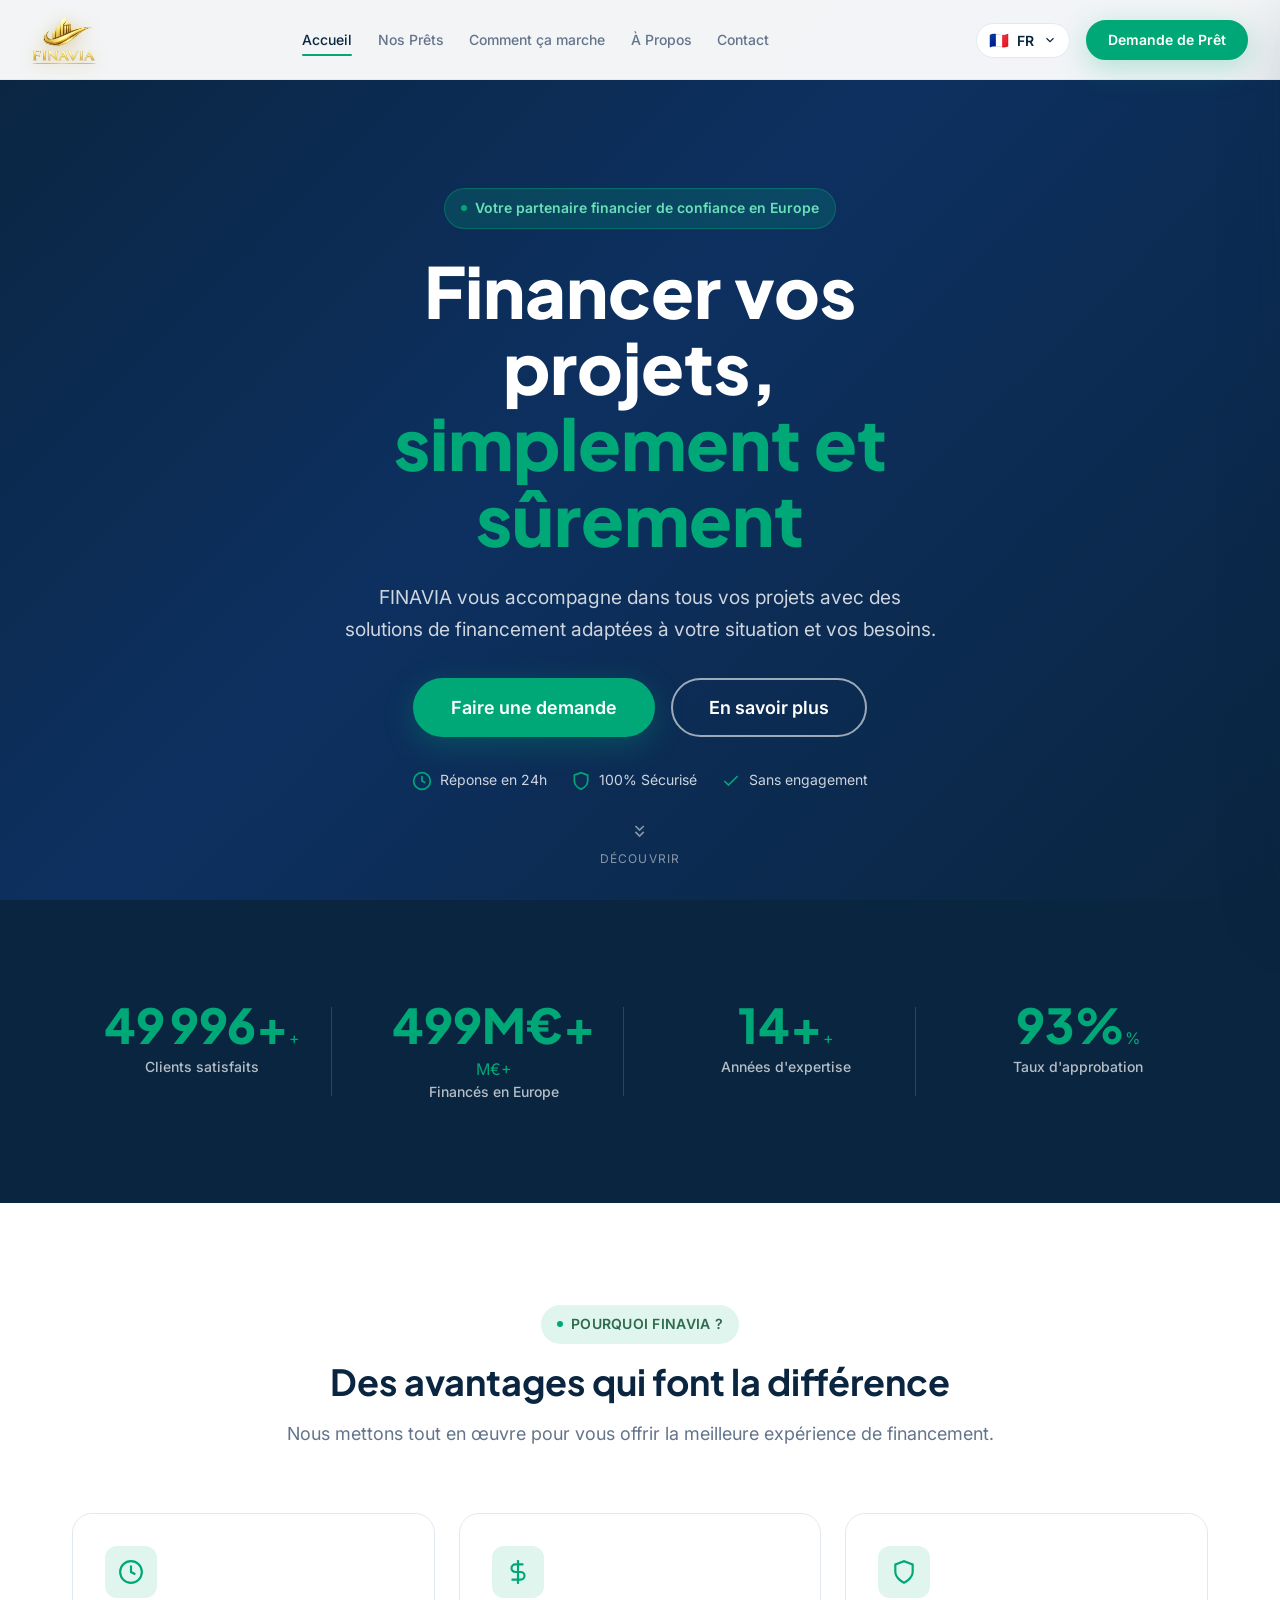
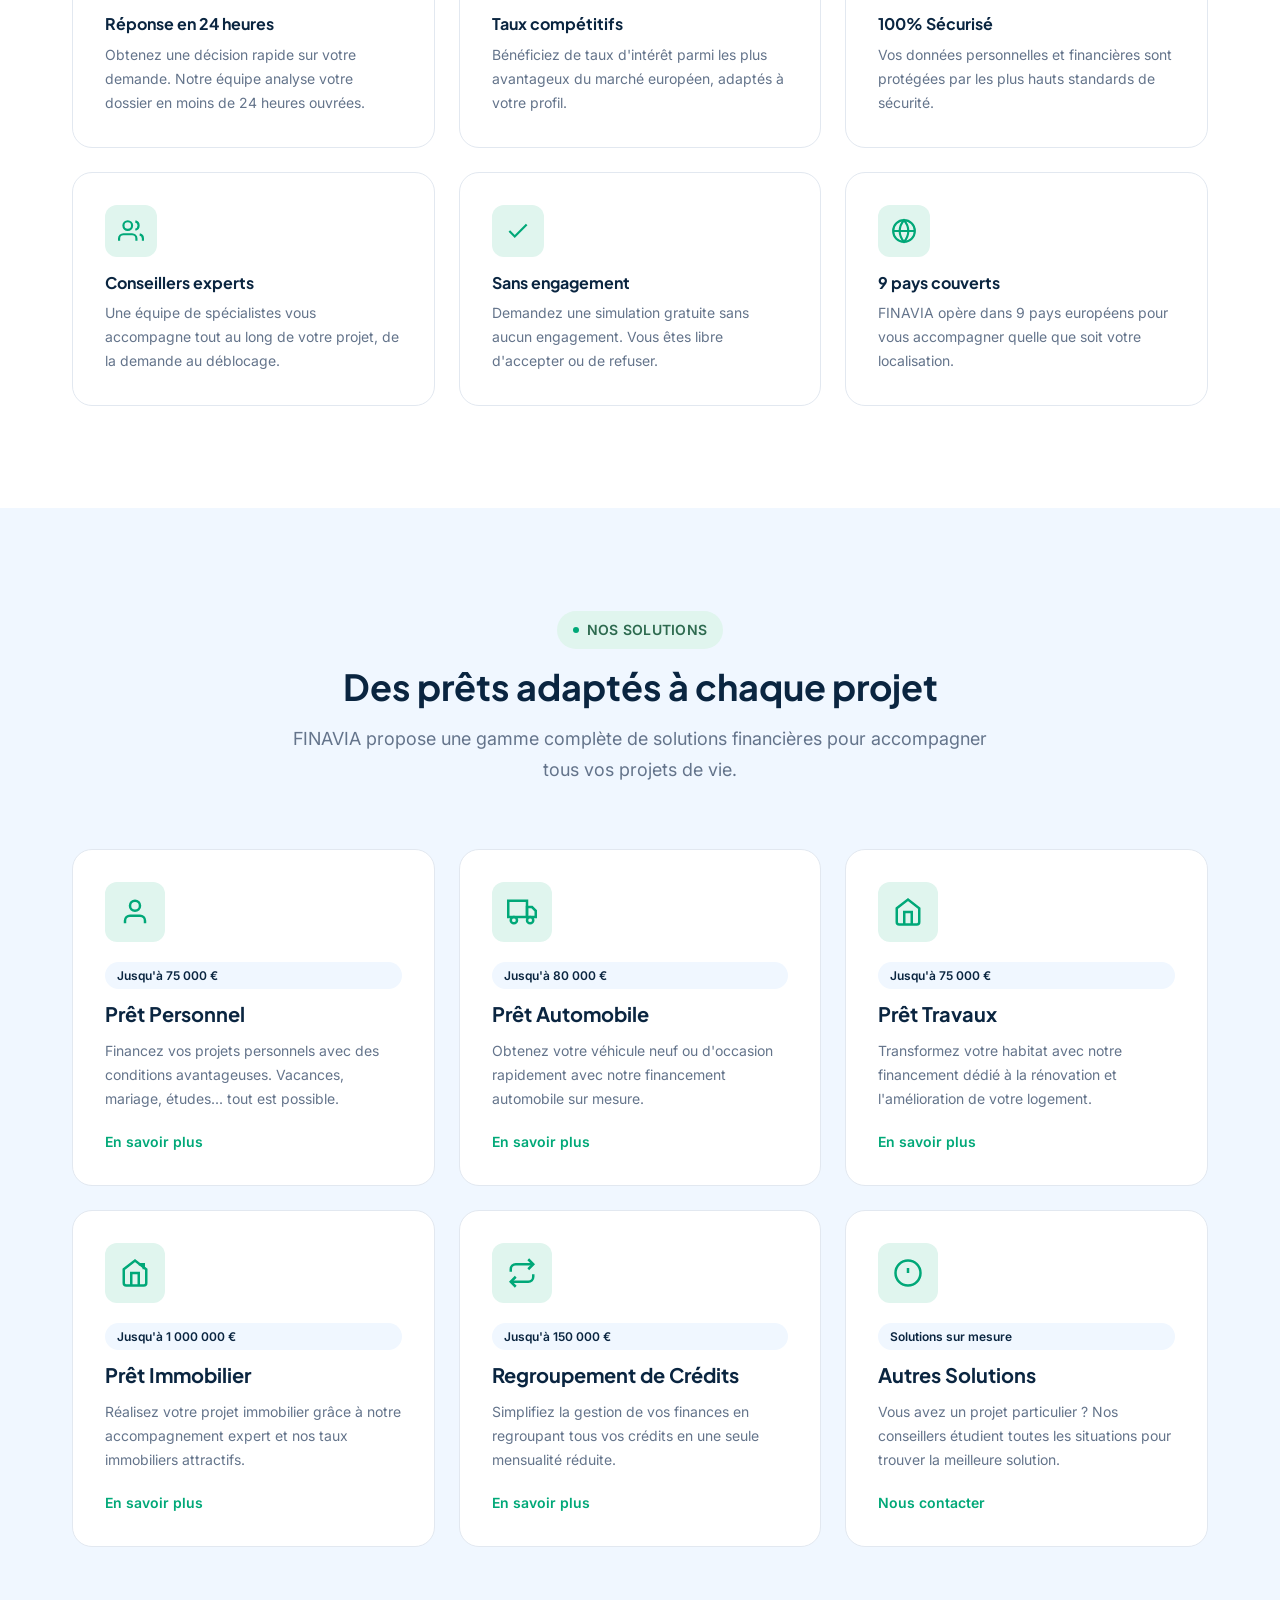
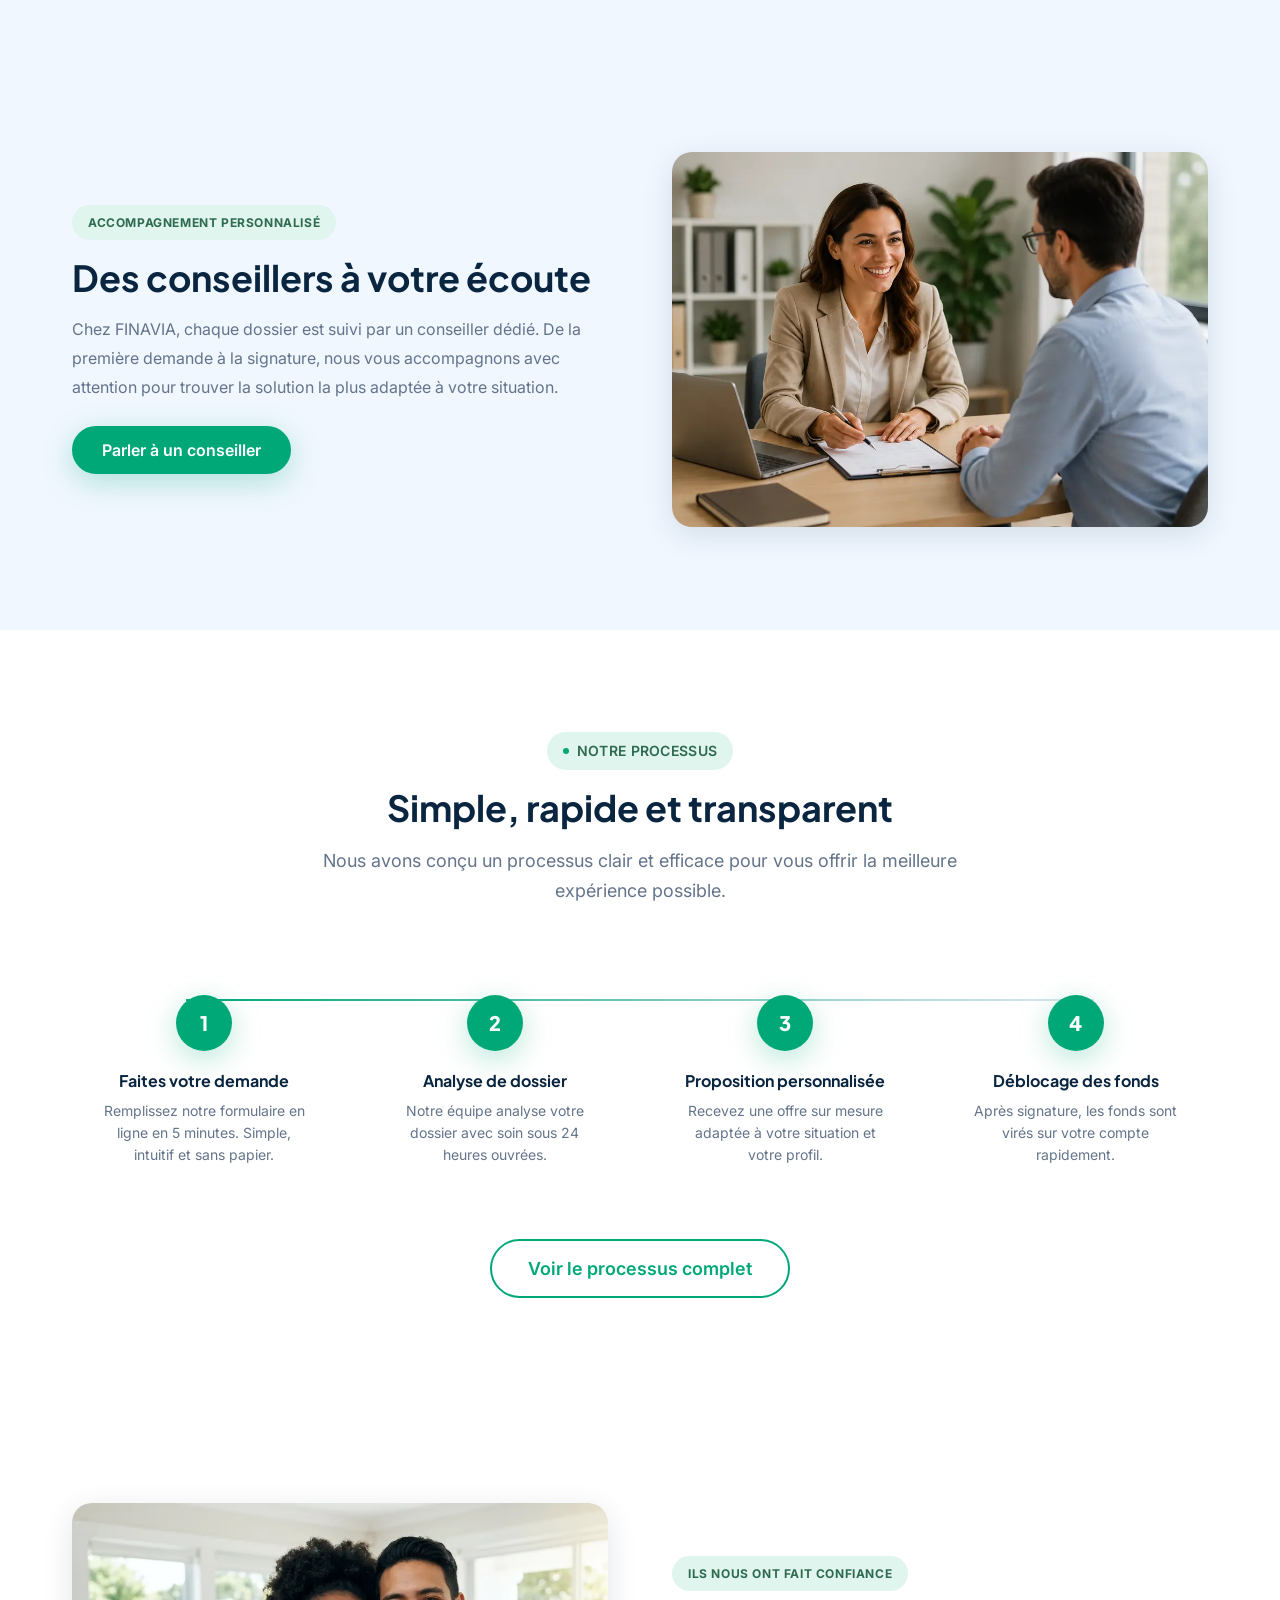
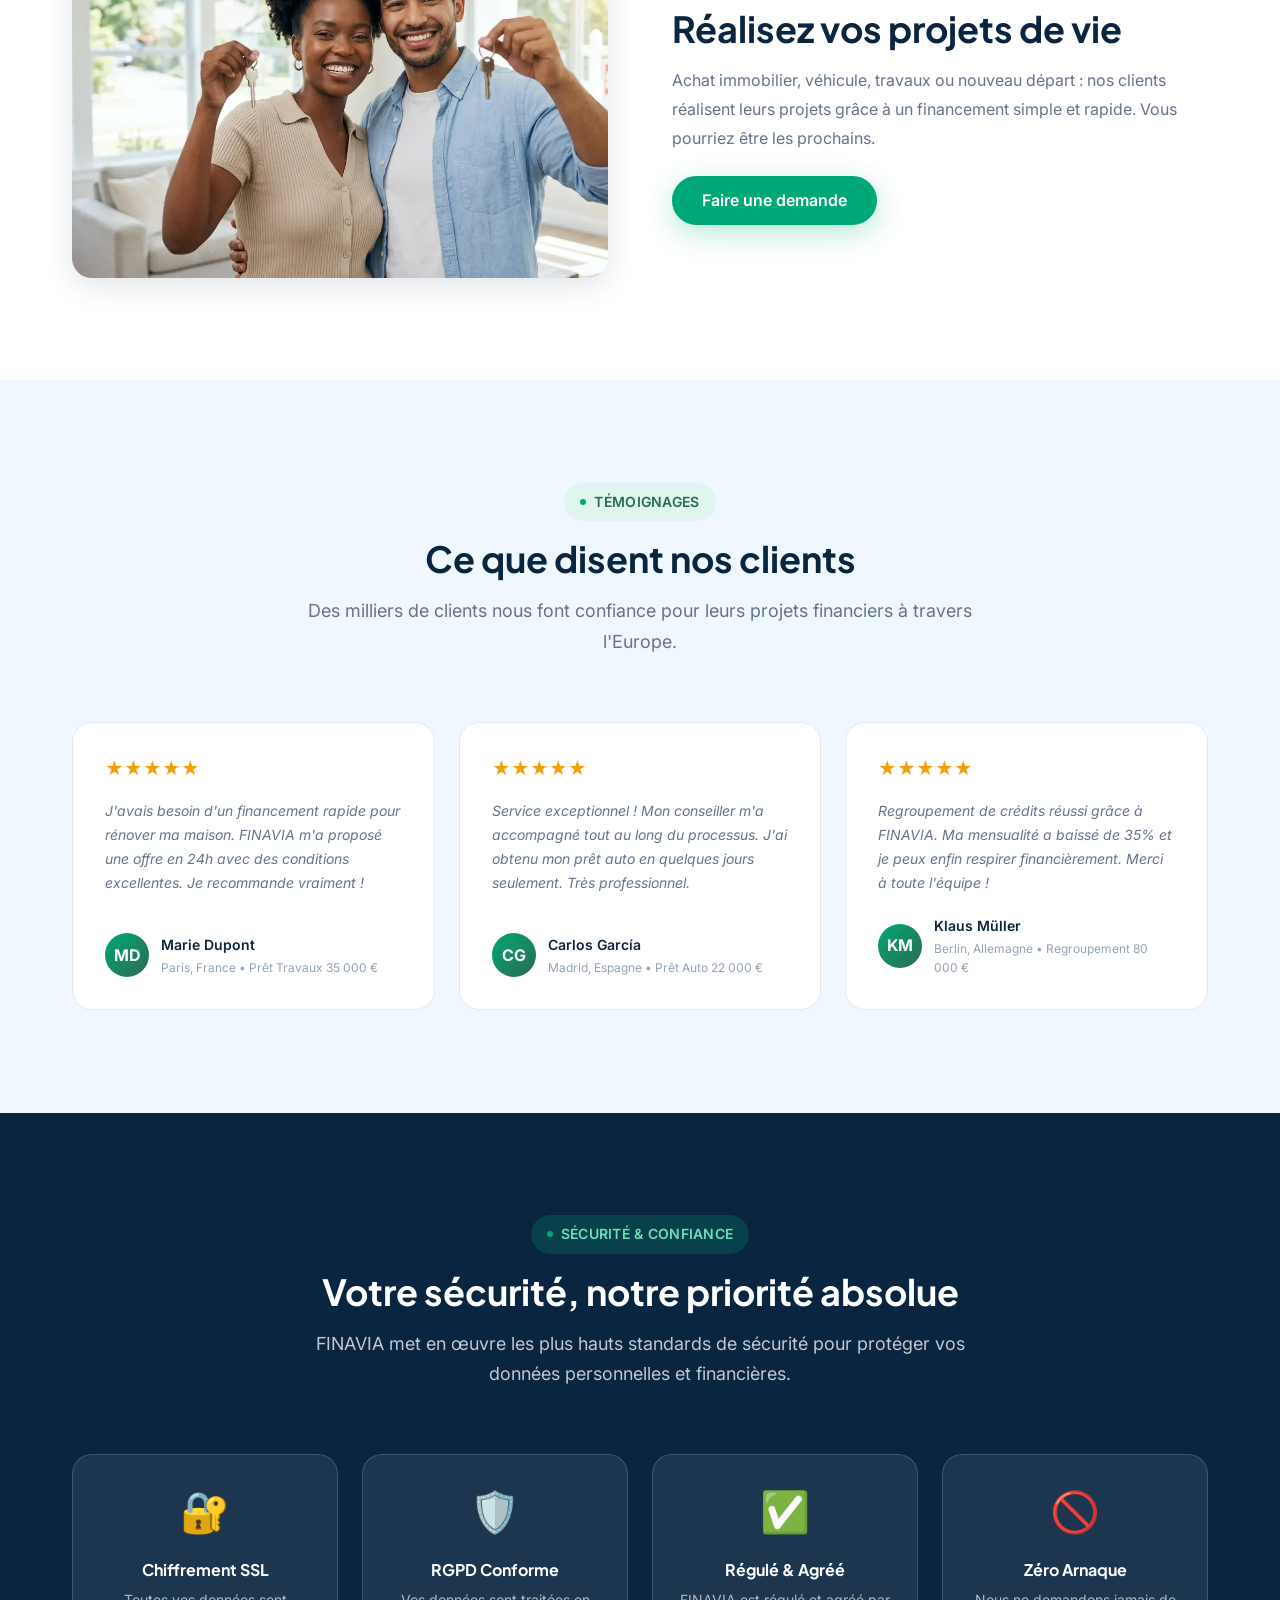
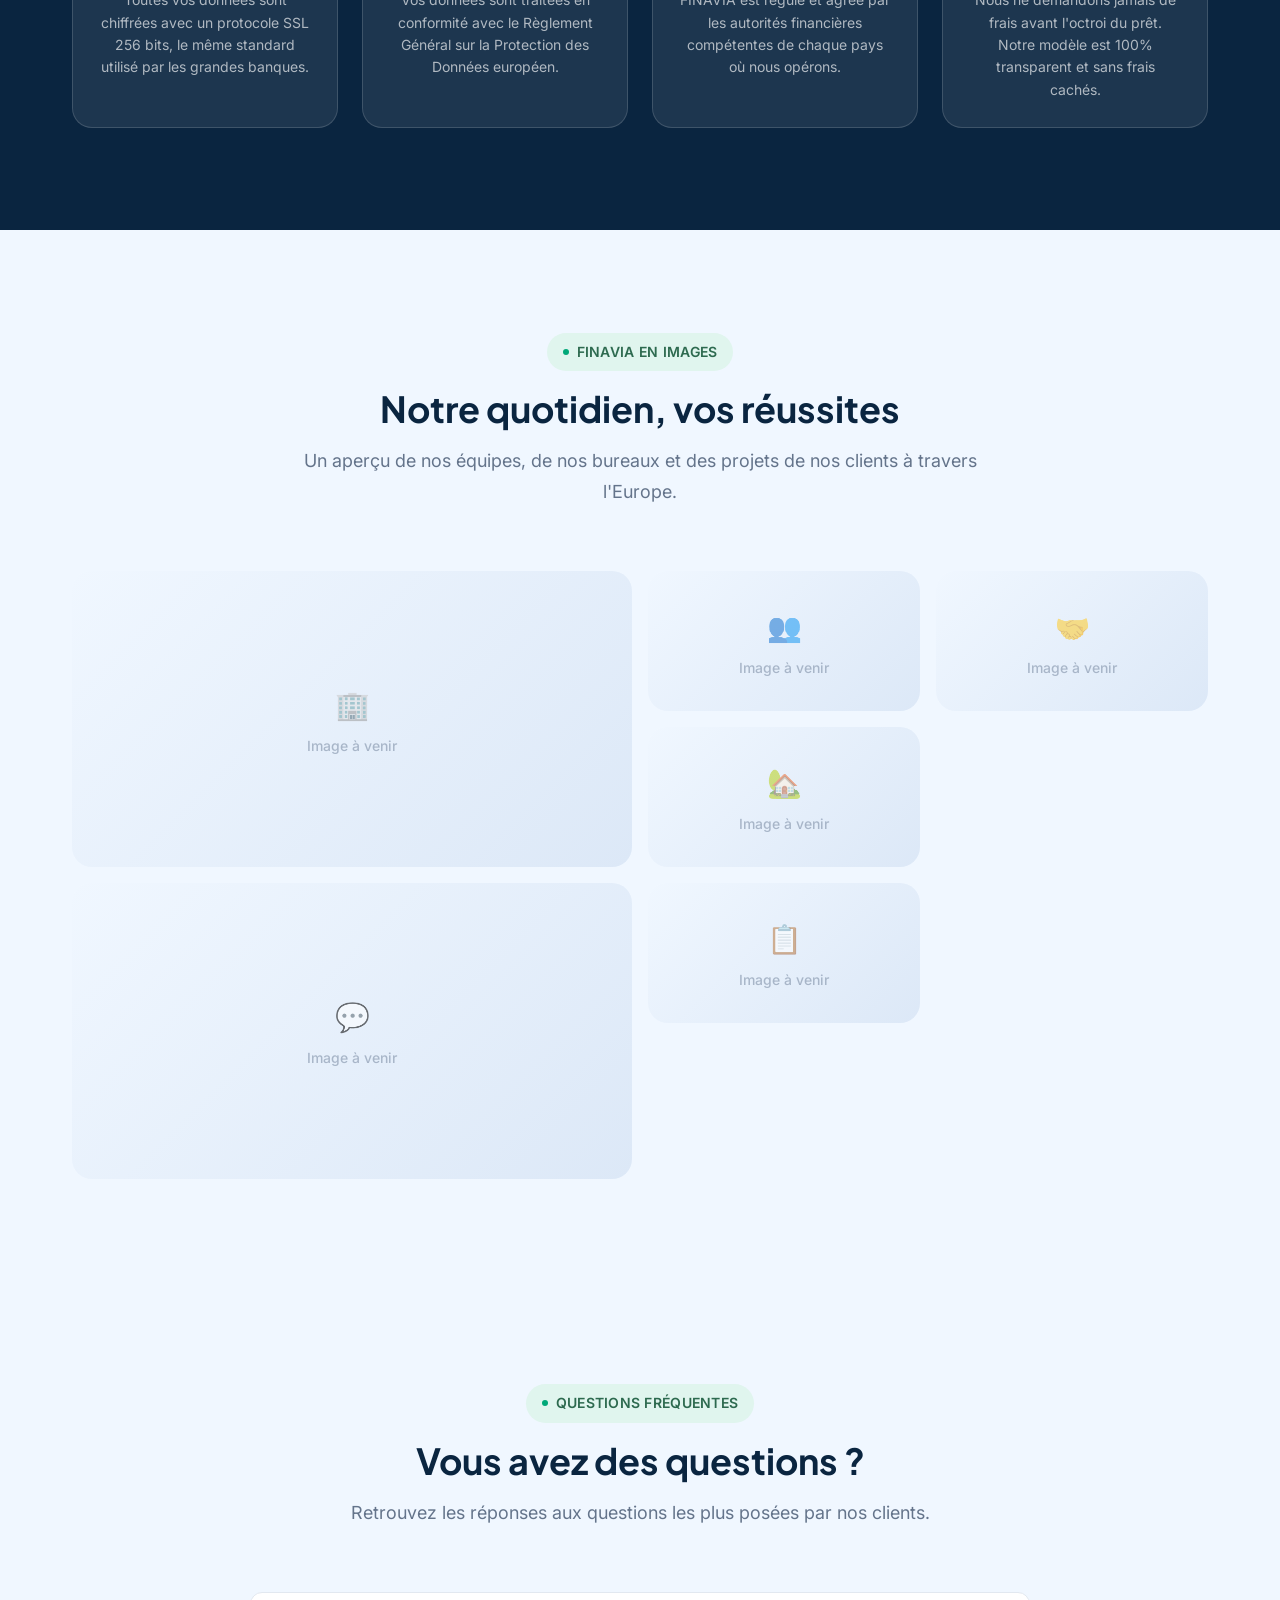
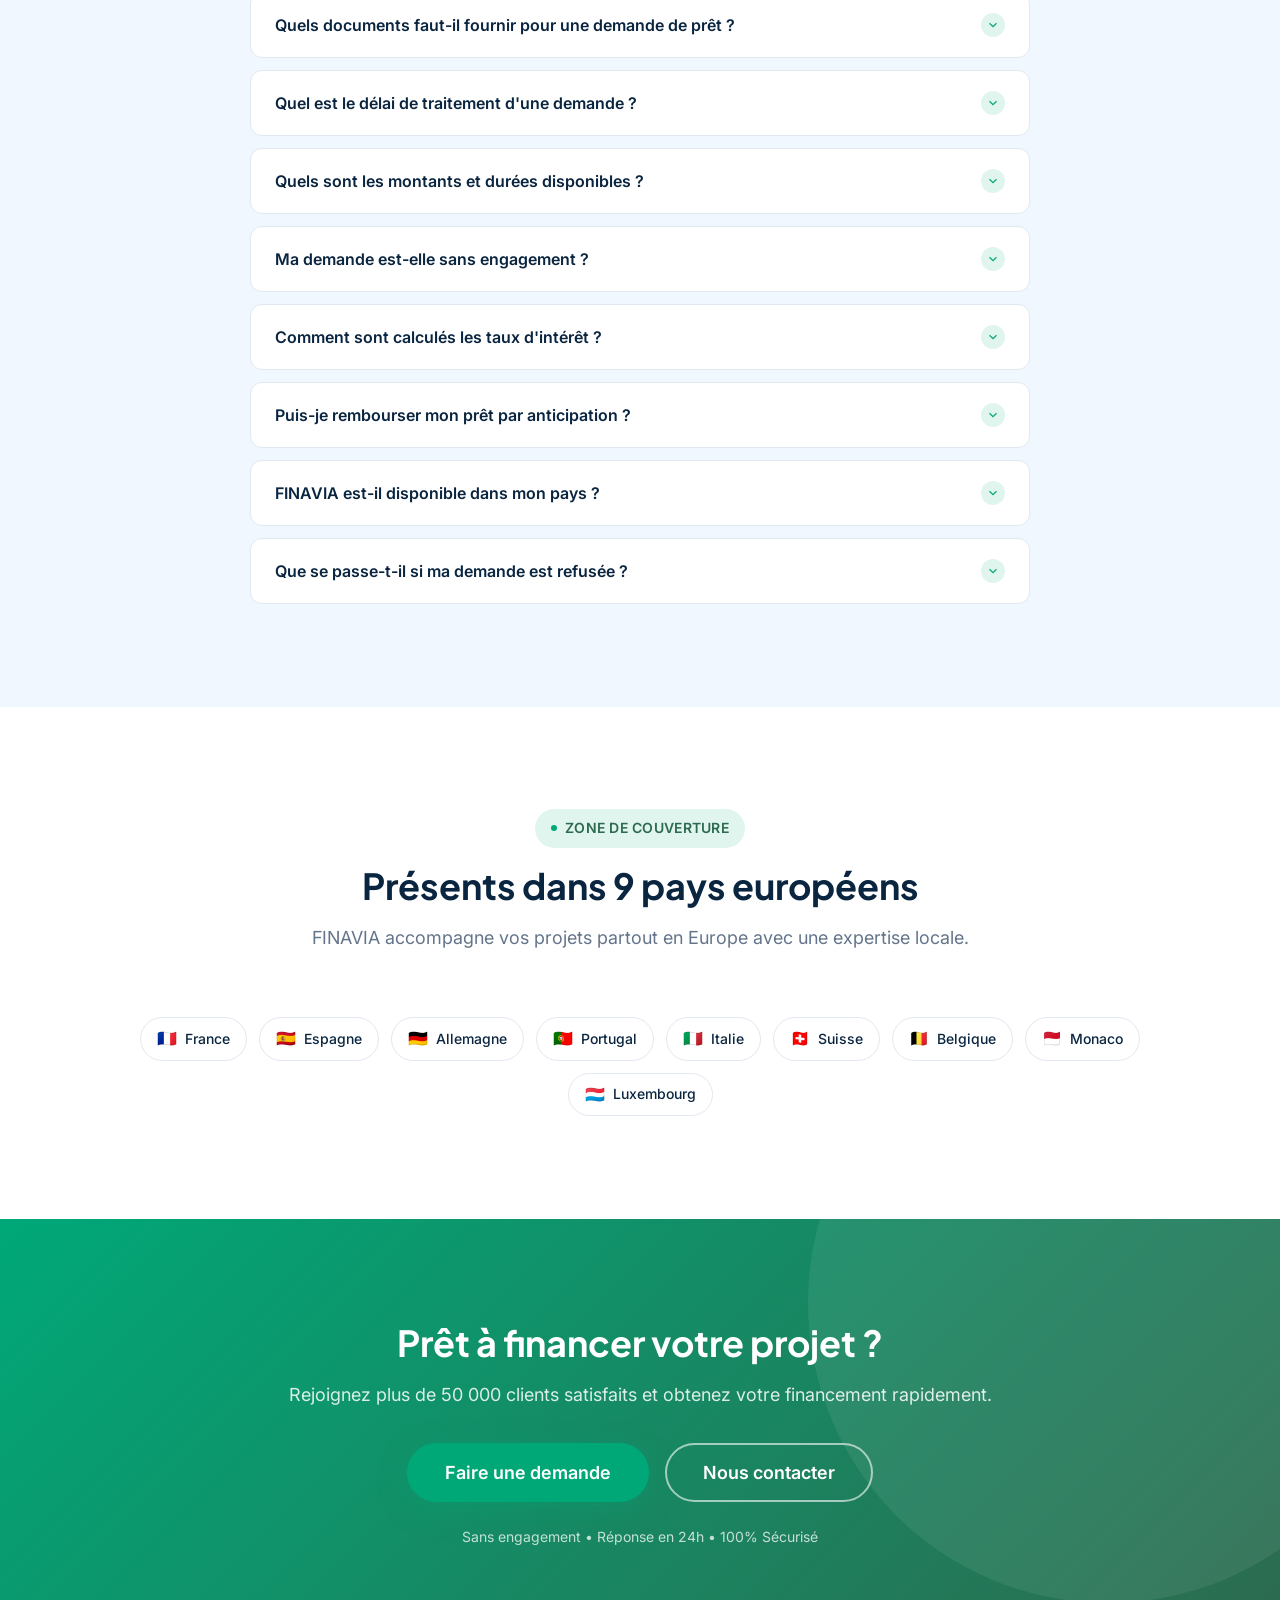
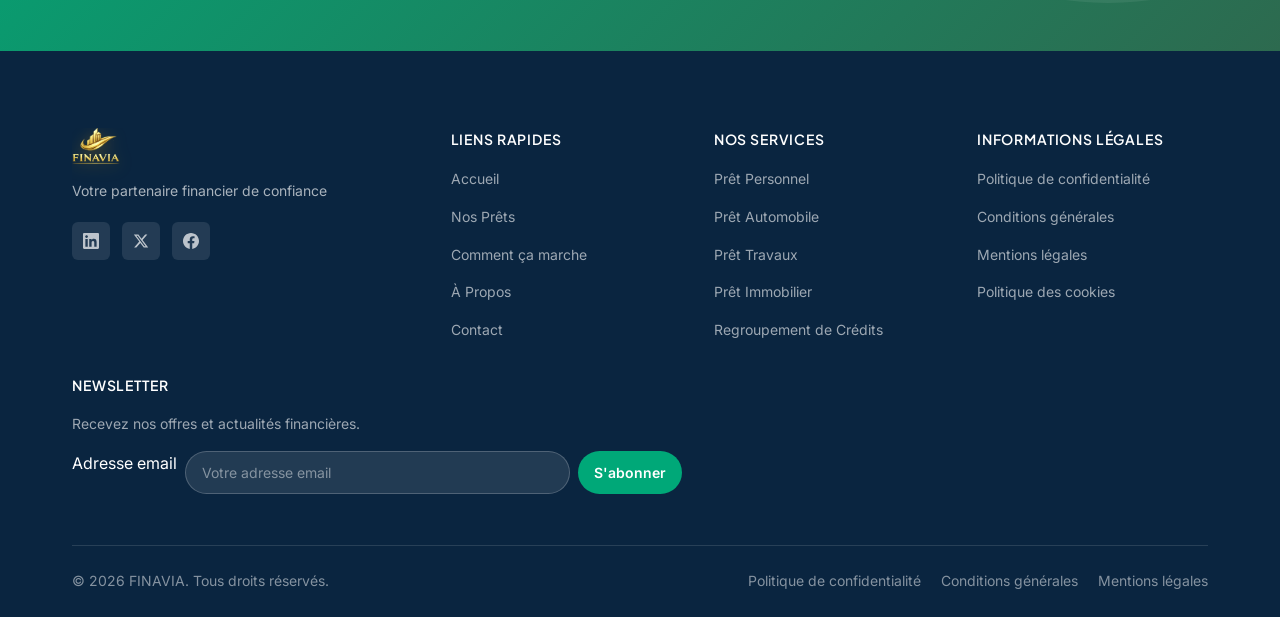
<file: index.html>
<!doctype html>
<html lang="fr">
  <head>
    <meta charset="UTF-8" />
    <meta name="viewport" content="width=device-width, initial-scale=1.0" />
    <title>FINAVIA – Prêts en ligne rapides et sécurisés en Europe</title>
    <meta
      name="description"
      content="FINAVIA, votre partenaire financier de confiance. Prêts personnels, auto, immobiliers et regroupement de crédits en France, Espagne, Allemagne, Portugal et Italie. Réponse en 24h."
    />
    <meta
      name="keywords"
      content="prêt en ligne, crédit rapide, financement Europe, prêt personnel, FINAVIA"
    />
    <meta name="robots" content="index, follow" />
    <link rel="canonical" href="https://www.finavia.eu/" />

    <!-- Open Graph / Réseaux sociaux -->
    <meta property="og:type" content="website" />
    <meta property="og:url" content="https://www.finavia.eu/" />
    <meta
      property="og:title"
      content="FINAVIA – Votre partenaire financier en Europe"
    />
    <meta
      property="og:description"
      content="Solutions de financement adaptées : prêts personnels, auto, immobiliers. Réponse en 24h, 100% sécurisé, sans engagement."
    />
    <meta property="og:image" content="assets/og-image.webp" />
    <meta name="twitter:card" content="summary_large_image" />

    <!-- Favicon -->
    <link rel="icon" type="image/png" href="assets/favicon.png" />

    <!-- Google Fonts -->
    <link rel="preconnect" href="https://fonts.googleapis.com" />
    <link rel="preconnect" href="https://fonts.gstatic.com" crossorigin />
    <link
      href="https://fonts.googleapis.com/css2?family=Plus+Jakarta+Sans:wght@400;500;600;700;800&family=Inter:wght@400;500;600;700&display=swap"
      rel="stylesheet"
    />

    <!-- CSS -->
    <link rel="stylesheet" href="css/main.css" />
    <link rel="stylesheet" href="css/animations.css" />
    <link rel="stylesheet" href="css/responsive.css" />

    <!-- Schema.org - Organisation -->
    <script type="application/ld+json">
      {
        "@context": "https://schema.org",
        "@type": "FinancialService",
        "name": "FINAVIA",
        "description": "Plateforme de prêts en ligne sécurisée opérant en Europe",
        "url": "https://www.finavia.eu",
        "logo": "https://www.finavia.eu/assets/logo.svg",
        "telephone": "+33123456789",
        "email": "contact@finavia.eu",
        "address": {
          "@type": "PostalAddress",
          "streetAddress": "15 Avenue des Champs-Élysées",
          "addressLocality": "Paris",
          "postalCode": "75008",
          "addressCountry": "FR"
        },
        "areaServed": ["FR", "ES", "DE", "PT", "IT", "CH", "BE", "MC", "LU"],
        "serviceType": [
          "Personal Loan",
          "Auto Loan",
          "Mortgage",
          "Debt Consolidation"
        ]
      }
    </script>
  </head>

  <body>
    <!-- =============================================
       PRÉCHARGEUR DE PAGE
       Logo + anneau qui tourne une seule fois, puis disparaît.
       Animation 100% CSS, aucun impact sur les performances
       (voir css/main.css section 30 et js/main.js initPageLoader()).
       ============================================= -->
    <div
      class="page-loader"
      id="pageLoader"
      role="presentation"
      aria-hidden="true"
    >
      <div class="page-loader-stage">
        <div class="page-loader-ring"></div>
        <img
          src="assets/images/logo-full.webp"
          class="page-loader-logo"
          alt=""
        />
      </div>
    </div>
    <!-- Skip to content (accessibilité) -->
    <a class="skip-link" href="#main-content">Aller au contenu principal</a>

    <!-- Overlay menu mobile -->
    <div class="mobile-overlay" id="mobileOverlay" aria-hidden="true"></div>

    <!-- =============================================
       HEADER - NAVIGATION
       ============================================= -->
    <header class="site-header" id="site-header" role="banner">
      <div class="container header-inner">
        <!-- Logo -->
        <a href="index.html" class="header-logo" aria-label="FINAVIA - Accueil">
          <img
            src="assets/images/logo-full.webp"
            class="logo-full--header"
            alt="FINAVIA"
          />
        </a>

        <!-- Navigation Desktop -->
        <nav class="header-nav" aria-label="Navigation principale">
          <ul class="nav-list" role="list">
            <li>
              <a href="index.html" class="nav-link" data-i18n="nav.home"
                >Accueil</a
              >
            </li>
            <li>
              <a href="nos-prets.html" class="nav-link" data-i18n="nav.loans"
                >Nos Prêts</a
              >
            </li>
            <li>
              <a
                href="comment-ca-marche.html"
                class="nav-link"
                data-i18n="nav.howItWorks"
                >Comment ça marche</a
              >
            </li>
            <li>
              <a href="a-propos.html" class="nav-link" data-i18n="nav.about"
                >À Propos</a
              >
            </li>
            <li>
              <a href="contact.html" class="nav-link" data-i18n="nav.contact"
                >Contact</a
              >
            </li>
          </ul>
        </nav>

        <!-- Actions : langue + CTA + hamburger -->
        <div class="header-actions">
          <!-- Sélecteur de langue -->
          <div
            class="lang-switcher"
            id="langSwitcher"
            role="navigation"
            aria-label="Sélection de langue"
          >
            <button
              class="lang-current"
              id="langCurrent"
              aria-haspopup="true"
              aria-expanded="false"
            >
              <span class="lang-flag" id="currentFlag" aria-hidden="true"
                >🇫🇷</span
              >
              <span class="lang-code" id="currentCode">FR</span>
              <svg
                class="lang-chevron"
                viewBox="0 0 24 24"
                fill="none"
                stroke="currentColor"
                stroke-width="2"
                aria-hidden="true"
              >
                <polyline points="6 9 12 15 18 9" />
              </svg>
            </button>
            <div class="lang-dropdown" id="langDropdown" role="menu">
              <button class="lang-option" data-lang="fr" role="menuitem">
                🇫🇷 Français
              </button>
              <button class="lang-option" data-lang="es" role="menuitem">
                🇪🇸 Español
              </button>
              <button class="lang-option" data-lang="de" role="menuitem">
                🇩🇪 Deutsch
              </button>
              <button class="lang-option" data-lang="pt" role="menuitem">
                🇵🇹 Português
              </button>
              <button class="lang-option" data-lang="it" role="menuitem">
                🇮🇹 Italiano
              </button>
            </div>
          </div>

          <!-- CTA Desktop -->
          <a
            href="demande-de-pret.html"
            class="btn btn-primary btn-sm"
            data-i18n="nav.apply"
            >Demande de Prêt</a
          >

          <!-- Hamburger Mobile -->
          <button
            class="hamburger"
            id="hamburger"
            aria-label="Ouvrir le menu"
            aria-expanded="false"
            aria-controls="mobileMenu"
          >
            <span class="hamburger-line" aria-hidden="true"></span>
            <span class="hamburger-line" aria-hidden="true"></span>
            <span class="hamburger-line" aria-hidden="true"></span>
          </button>
        </div>
      </div>

      <!-- Menu Mobile -->
    </header>

    <div
      class="mobile-menu"
      id="mobileMenu"
      aria-hidden="true"
      role="dialog"
      aria-label="Menu principal"
    >
      <div class="mobile-menu-inner">
        <div class="mobile-menu-header">
          <a href="index.html" class="header-logo">
            <img
              src="assets/images/logo-full.webp"
              class="logo-full--sm"
              alt="FINAVIA"
            />
          </a>
          <button
            class="mobile-menu-close"
            id="mobileClose"
            aria-label="Fermer le menu"
          >
            <svg
              viewBox="0 0 24 24"
              fill="none"
              stroke="currentColor"
              stroke-width="2"
              aria-hidden="true"
            >
              <line x1="18" y1="6" x2="6" y2="18" />
              <line x1="6" y1="6" x2="18" y2="18" />
            </svg>
          </button>
        </div>

        <nav aria-label="Navigation mobile">
          <ul class="mobile-nav-list" role="list">
            <li>
              <a href="index.html" class="mobile-nav-link" data-i18n="nav.home"
                >Accueil</a
              >
            </li>
            <li>
              <a
                href="nos-prets.html"
                class="mobile-nav-link"
                data-i18n="nav.loans"
                >Nos Prêts</a
              >
            </li>
            <li>
              <a
                href="comment-ca-marche.html"
                class="mobile-nav-link"
                data-i18n="nav.howItWorks"
                >Comment ça marche</a
              >
            </li>
            <li>
              <a
                href="a-propos.html"
                class="mobile-nav-link"
                data-i18n="nav.about"
                >À Propos</a
              >
            </li>
            <li>
              <a
                href="contact.html"
                class="mobile-nav-link"
                data-i18n="nav.contact"
                >Contact</a
              >
            </li>
            <li>
              <a
                href="demande-de-pret.html"
                class="mobile-nav-link mobile-cta"
                data-i18n="nav.apply"
                >Demande de Prêt</a
              >
            </li>
          </ul>
        </nav>

        <div class="mobile-lang-section">
          <p class="mobile-lang-title">Langue</p>
          <div class="mobile-lang-grid">
            <button class="mobile-lang-btn active" data-lang="fr">🇫🇷 FR</button>
            <button class="mobile-lang-btn" data-lang="es">🇪🇸 ES</button>
            <button class="mobile-lang-btn" data-lang="de">🇩🇪 DE</button>
            <button class="mobile-lang-btn" data-lang="pt">🇵🇹 PT</button>
            <button class="mobile-lang-btn" data-lang="it">🇮🇹 IT</button>
          </div>
        </div>
      </div>
    </div>

    <!-- =============================================
       CONTENU PRINCIPAL
       ============================================= -->
    <main id="main-content">
      <!-- =============================================
         HERO SECTION — 2 carrousels d'images
         ---------------------------------------------
         1) Carrousel de fond AUTOMATIQUE (3 photos, défilement
            seul + légende qui change, points de navigation manuelle).
         2) Mini-carrousel MANUEL "Nos solutions en images" (5 cartes,
            navigation uniquement par flèches/points/glissement tactile).
         Tous les emplacements photo sont gérés depuis Cloudinary —
         voir CLOUDINARY-IMAGES.md pour la liste complète des identifiants.
         ============================================= -->
      <section class="hero" aria-label="Bannière principale">
        <!-- Vidéo cinématique : démarre en carte au centre, s'étend en plein écran -->
        <div class="hero-video-wrap" id="heroVideoWrap" aria-hidden="true">
          <video
            class="hero-video"
            id="heroVideo"
            autoplay
            muted
            loop
            playsinline
            preload="auto"
            poster="https://res.cloudinary.com/duramdsjz/image/upload/f_auto,q_auto/v1782322760/generated_video_yvkn92.webp"
          >
            <source
              src="https://res.cloudinary.com/duramdsjz/image/upload/f_auto,q_auto/v1782322760/generated_video_yvkn92.webp"
              type="video/mp4"
            />
          </video>
        </div>

        <!-- Voile semi-transparent (apparaît après l'expansion complète de la vidéo) -->
        <div
          class="hero-video-overlay"
          id="heroVideoOverlay"
          aria-hidden="true"
        ></div>

        <div class="container hero-inner">
          <!-- Contenu texte gauche -->
          <div class="hero-content">
            <div class="hero-badge" role="text" data-i18n="hero.badge">
              Votre partenaire financier de confiance en Europe
            </div>

            <h1 class="hero-title">
              <span class="hero-title-line" data-i18n="hero.title"
                >Financer vos projets,</span
              >
              <span class="hero-title-highlight" data-i18n="hero.titleBold"
                >simplement et sûrement</span
              >
            </h1>

            <p class="hero-subtitle" data-i18n="hero.subtitle">
              FINAVIA vous accompagne dans tous vos projets avec des solutions
              de financement adaptées à votre situation et vos besoins.
            </p>

            <div class="hero-ctas">
              <a
                href="demande-de-pret.html"
                class="btn btn-primary btn-lg"
                data-i18n="hero.cta1"
              >
                Faire une demande
              </a>
              <a
                href="#services"
                class="btn btn-outline-white btn-lg"
                data-i18n="hero.cta2"
              >
                En savoir plus
              </a>
            </div>

            <!-- Badges de confiance -->
            <div class="hero-trust" role="list" aria-label="Garanties">
              <div class="hero-trust-item" role="listitem">
                <svg
                  class="hero-trust-icon"
                  viewBox="0 0 24 24"
                  fill="none"
                  stroke="currentColor"
                  stroke-width="2"
                  aria-hidden="true"
                >
                  <circle cx="12" cy="12" r="10" />
                  <polyline points="12 6 12 12 16 14" />
                </svg>
                <span data-i18n="hero.trust1">Réponse en 24h</span>
              </div>
              <div class="hero-trust-item" role="listitem">
                <svg
                  class="hero-trust-icon"
                  viewBox="0 0 24 24"
                  fill="none"
                  stroke="currentColor"
                  stroke-width="2"
                  aria-hidden="true"
                >
                  <path d="M12 22s8-4 8-10V5l-8-3-8 3v7c0 6 8 10 8 10z" />
                </svg>
                <span data-i18n="hero.trust2">100% Sécurisé</span>
              </div>
              <div class="hero-trust-item" role="listitem">
                <svg
                  class="hero-trust-icon"
                  viewBox="0 0 24 24"
                  fill="none"
                  stroke="currentColor"
                  stroke-width="2"
                  aria-hidden="true"
                >
                  <polyline points="20 6 9 17 4 12" />
                </svg>
                <span data-i18n="hero.trust3">Sans engagement</span>
              </div>
            </div>
          </div>
        </div>

        <!-- Indicateur de scroll -->
        <div
          class="hero-scroll"
          role="button"
          aria-label="Défiler vers le bas"
          tabindex="0"
        >
          <svg
            viewBox="0 0 24 24"
            fill="none"
            stroke="currentColor"
            stroke-width="2"
            aria-hidden="true"
          >
            <polyline points="7 13 12 18 17 13" />
            <polyline points="7 6 12 11 17 6" />
          </svg>
          <span data-i18n="hero.scroll">DÉCOUVRIR</span>
        </div>
      </section>

      <!-- =============================================
         STATISTIQUES CLÉS
         ============================================= -->
      <section class="stats-section" aria-label="Chiffres clés">
        <div class="container">
          <div class="stats-grid" role="list">
            <div class="stat-item" role="listitem">
              <span
                class="stat-value"
                data-counter="50000"
                data-suffix="+"
                data-i18n="stats.1.value"
                >50 000</span
              ><span
                class="stat-suffix"
                data-i18n="stats.1.suffix"
                aria-hidden="true"
                >+</span
              >
              <p class="stat-label" data-i18n="stats.1.label">
                Clients satisfaits
              </p>
            </div>
            <div class="stat-item" role="listitem">
              <span
                class="stat-value"
                data-counter="500"
                data-suffix="M€+"
                data-i18n="stats.2.value"
                >500</span
              ><span
                class="stat-suffix"
                data-i18n="stats.2.suffix"
                aria-hidden="true"
                >M€+</span
              >
              <p class="stat-label" data-i18n="stats.2.label">
                Financés en Europe
              </p>
            </div>
            <div class="stat-item" role="listitem">
              <span
                class="stat-value"
                data-counter="15"
                data-suffix="+"
                data-i18n="stats.3.value"
                >15</span
              ><span
                class="stat-suffix"
                data-i18n="stats.3.suffix"
                aria-hidden="true"
                >+</span
              >
              <p class="stat-label" data-i18n="stats.3.label">
                Années d'expertise
              </p>
            </div>
            <div class="stat-item" role="listitem">
              <span
                class="stat-value"
                data-counter="94"
                data-suffix="%"
                data-i18n="stats.4.value"
                >94</span
              ><span
                class="stat-suffix"
                data-i18n="stats.4.suffix"
                aria-hidden="true"
                >%</span
              >
              <p class="stat-label" data-i18n="stats.4.label">
                Taux d'approbation
              </p>
            </div>
          </div>
        </div>
      </section>

      <!-- =============================================
         AVANTAGES
         ============================================= -->
      <section class="section" aria-labelledby="advantages-title">
        <div class="container">
          <div class="section-header">
            <span class="section-badge" data-i18n="advantages.badge"
              >Pourquoi FINAVIA ?</span
            >
            <h2
              class="section-title"
              id="advantages-title"
              data-i18n="advantages.title"
            >
              Des avantages qui font la différence
            </h2>
            <p class="section-subtitle" data-i18n="advantages.subtitle">
              Nous mettons tout en œuvre pour vous offrir la meilleure
              expérience de financement.
            </p>
          </div>
          <div class="advantages-grid" role="list">
            <!-- Avantage 1 -->
            <div class="advantage-card reveal" role="listitem">
              <div class="advantage-icon" aria-hidden="true">
                <svg
                  viewBox="0 0 24 24"
                  fill="none"
                  stroke="currentColor"
                  stroke-width="2"
                >
                  <circle cx="12" cy="12" r="10" />
                  <polyline points="12 6 12 12 16 14" />
                </svg>
              </div>
              <h3 class="advantage-title" data-i18n="adv.1.title">
                Réponse en 24 heures
              </h3>
              <p class="advantage-desc" data-i18n="adv.1.desc">
                Obtenez une décision rapide sur votre demande.
              </p>
            </div>
            <!-- Avantage 2 -->
            <div class="advantage-card reveal" role="listitem">
              <div class="advantage-icon" aria-hidden="true">
                <svg
                  viewBox="0 0 24 24"
                  fill="none"
                  stroke="currentColor"
                  stroke-width="2"
                >
                  <line x1="12" y1="1" x2="12" y2="23" />
                  <path d="M17 5H9.5a3.5 3.5 0 0 0 0 7h5a3.5 3.5 0 0 1 0 7H6" />
                </svg>
              </div>
              <h3 class="advantage-title" data-i18n="adv.2.title">
                Taux compétitifs
              </h3>
              <p class="advantage-desc" data-i18n="adv.2.desc">
                Bénéficiez de taux parmi les plus avantageux du marché européen.
              </p>
            </div>
            <!-- Avantage 3 -->
            <div class="advantage-card reveal" role="listitem">
              <div class="advantage-icon" aria-hidden="true">
                <svg
                  viewBox="0 0 24 24"
                  fill="none"
                  stroke="currentColor"
                  stroke-width="2"
                >
                  <path d="M12 22s8-4 8-10V5l-8-3-8 3v7c0 6 8 10 8 10z" />
                </svg>
              </div>
              <h3 class="advantage-title" data-i18n="adv.3.title">
                100% Sécurisé
              </h3>
              <p class="advantage-desc" data-i18n="adv.3.desc">
                Vos données protégées par les plus hauts standards de sécurité.
              </p>
            </div>
            <!-- Avantage 4 -->
            <div class="advantage-card reveal" role="listitem">
              <div class="advantage-icon" aria-hidden="true">
                <svg
                  viewBox="0 0 24 24"
                  fill="none"
                  stroke="currentColor"
                  stroke-width="2"
                >
                  <path d="M17 21v-2a4 4 0 0 0-4-4H5a4 4 0 0 0-4 4v2" />
                  <circle cx="9" cy="7" r="4" />
                  <path d="M23 21v-2a4 4 0 0 0-3-3.87" />
                  <path d="M16 3.13a4 4 0 0 1 0 7.75" />
                </svg>
              </div>
              <h3 class="advantage-title" data-i18n="adv.4.title">
                Conseillers experts
              </h3>
              <p class="advantage-desc" data-i18n="adv.4.desc">
                Une équipe de spécialistes vous accompagne tout au long.
              </p>
            </div>
            <!-- Avantage 5 -->
            <div class="advantage-card reveal" role="listitem">
              <div class="advantage-icon" aria-hidden="true">
                <svg
                  viewBox="0 0 24 24"
                  fill="none"
                  stroke="currentColor"
                  stroke-width="2"
                >
                  <polyline points="20 6 9 17 4 12" />
                </svg>
              </div>
              <h3 class="advantage-title" data-i18n="adv.5.title">
                Sans engagement
              </h3>
              <p class="advantage-desc" data-i18n="adv.5.desc">
                Simulation gratuite. Libre d'accepter ou de refuser.
              </p>
            </div>
            <!-- Avantage 6 -->
            <div class="advantage-card reveal" role="listitem">
              <div class="advantage-icon" aria-hidden="true">
                <svg
                  viewBox="0 0 24 24"
                  fill="none"
                  stroke="currentColor"
                  stroke-width="2"
                >
                  <circle cx="12" cy="12" r="10" />
                  <line x1="2" y1="12" x2="22" y2="12" />
                  <path
                    d="M12 2a15.3 15.3 0 0 1 4 10 15.3 15.3 0 0 1-4 10 15.3 15.3 0 0 1-4-10 15.3 15.3 0 0 1 4-10z"
                  />
                </svg>
              </div>
              <h3 class="advantage-title" data-i18n="adv.6.title">
                9 pays couverts
              </h3>
              <p class="advantage-desc" data-i18n="adv.6.desc">
                Présents dans 9 pays européens pour vous accompagner partout.
              </p>
            </div>
          </div>
        </div>
      </section>

      <!-- =============================================
         NOS SERVICES
         ============================================= -->
      <section
        class="section section--alt"
        id="services"
        aria-labelledby="services-title"
      >
        <div class="container">
          <div class="section-header">
            <span class="section-badge" data-i18n="services.badge"
              >Nos solutions</span
            >
            <h2
              class="section-title"
              id="services-title"
              data-i18n="services.title"
            >
              Des prêts adaptés à chaque projet
            </h2>
            <p class="section-subtitle" data-i18n="services.subtitle">
              FINAVIA propose une gamme complète de solutions financières pour
              accompagner tous vos projets de vie.
            </p>
          </div>

          <div class="services-grid" role="list">
            <!-- Prêt Personnel -->
            <article class="service-card" role="listitem">
              <div class="service-card-icon" aria-hidden="true">
                <svg
                  viewBox="0 0 24 24"
                  fill="none"
                  stroke="currentColor"
                  stroke-width="2"
                >
                  <path d="M20 21v-2a4 4 0 0 0-4-4H8a4 4 0 0 0-4 4v2" />
                  <circle cx="12" cy="7" r="4" />
                </svg>
              </div>
              <span class="service-card-tag" data-i18n="service.personal.tag"
                >Jusqu'à 75 000 €</span
              >
              <h3 class="service-card-title" data-i18n="service.personal.title">
                Prêt Personnel
              </h3>
              <p class="service-card-desc" data-i18n="service.personal.desc">
                Financez vos projets personnels avec des conditions avantageuses
                et flexibles.
              </p>
              <a
                href="nos-prets.html#personnel"
                class="service-card-link"
                data-i18n="service.personal.cta"
              >
                En savoir plus
                <svg
                  viewBox="0 0 24 24"
                  fill="none"
                  stroke="currentColor"
                  stroke-width="2"
                  aria-hidden="true"
                >
                  <polyline points="9 18 15 12 9 6" />
                </svg>
              </a>
            </article>

            <!-- Prêt Auto -->
            <article class="service-card" role="listitem">
              <div class="service-card-icon" aria-hidden="true">
                <svg
                  viewBox="0 0 24 24"
                  fill="none"
                  stroke="currentColor"
                  stroke-width="2"
                >
                  <rect x="1" y="3" width="15" height="13" />
                  <polygon points="16 8 20 8 23 11 23 16 16 16 16 8" />
                  <circle cx="5.5" cy="18.5" r="2.5" />
                  <circle cx="18.5" cy="18.5" r="2.5" />
                </svg>
              </div>
              <span class="service-card-tag" data-i18n="service.auto.tag"
                >Jusqu'à 80 000 €</span
              >
              <h3 class="service-card-title" data-i18n="service.auto.title">
                Prêt Automobile
              </h3>
              <p class="service-card-desc" data-i18n="service.auto.desc">
                Obtenez votre véhicule rapidement avec notre financement
                automobile sur mesure.
              </p>
              <a
                href="nos-prets.html#auto"
                class="service-card-link"
                data-i18n="service.auto.cta"
              >
                En savoir plus
                <svg
                  viewBox="0 0 24 24"
                  fill="none"
                  stroke="currentColor"
                  stroke-width="2"
                  aria-hidden="true"
                >
                  <polyline points="9 18 15 12 9 6" />
                </svg>
              </a>
            </article>

            <!-- Prêt Travaux -->
            <article class="service-card" role="listitem">
              <div class="service-card-icon" aria-hidden="true">
                <svg
                  viewBox="0 0 24 24"
                  fill="none"
                  stroke="currentColor"
                  stroke-width="2"
                >
                  <path d="M3 9l9-7 9 7v11a2 2 0 0 1-2 2H5a2 2 0 0 1-2-2z" />
                  <polyline points="9 22 9 12 15 12 15 22" />
                </svg>
              </div>
              <span class="service-card-tag" data-i18n="service.travaux.tag"
                >Jusqu'à 75 000 €</span
              >
              <h3 class="service-card-title" data-i18n="service.travaux.title">
                Prêt Travaux
              </h3>
              <p class="service-card-desc" data-i18n="service.travaux.desc">
                Transformez votre habitat avec notre financement dédié aux
                travaux.
              </p>
              <a
                href="nos-prets.html#travaux"
                class="service-card-link"
                data-i18n="service.travaux.cta"
              >
                En savoir plus
                <svg
                  viewBox="0 0 24 24"
                  fill="none"
                  stroke="currentColor"
                  stroke-width="2"
                  aria-hidden="true"
                >
                  <polyline points="9 18 15 12 9 6" />
                </svg>
              </a>
            </article>

            <!-- Prêt Immobilier -->
            <article class="service-card" role="listitem">
              <div class="service-card-icon" aria-hidden="true">
                <svg
                  viewBox="0 0 24 24"
                  fill="none"
                  stroke="currentColor"
                  stroke-width="2"
                >
                  <path d="M3 9l9-7 9 7v11a2 2 0 0 1-2 2H5a2 2 0 0 1-2-2z" />
                  <polyline points="9 22 9 12 15 12 15 22" />
                  <path d="M19 9V5h-4" />
                </svg>
              </div>
              <span class="service-card-tag" data-i18n="service.immo.tag"
                >Jusqu'à 1 000 000 €</span
              >
              <h3 class="service-card-title" data-i18n="service.immo.title">
                Prêt Immobilier
              </h3>
              <p class="service-card-desc" data-i18n="service.immo.desc">
                Réalisez votre projet immobilier avec notre accompagnement
                expert.
              </p>
              <a
                href="nos-prets.html#immo"
                class="service-card-link"
                data-i18n="service.immo.cta"
              >
                En savoir plus
                <svg
                  viewBox="0 0 24 24"
                  fill="none"
                  stroke="currentColor"
                  stroke-width="2"
                  aria-hidden="true"
                >
                  <polyline points="9 18 15 12 9 6" />
                </svg>
              </a>
            </article>

            <!-- Regroupement -->
            <article class="service-card" role="listitem">
              <div class="service-card-icon" aria-hidden="true">
                <svg
                  viewBox="0 0 24 24"
                  fill="none"
                  stroke="currentColor"
                  stroke-width="2"
                >
                  <polyline points="17 1 21 5 17 9" />
                  <path d="M3 11V9a4 4 0 0 1 4-4h14" />
                  <polyline points="7 23 3 19 7 15" />
                  <path d="M21 13v2a4 4 0 0 1-4 4H3" />
                </svg>
              </div>
              <span
                class="service-card-tag"
                data-i18n="service.regroupement.tag"
                >Jusqu'à 150 000 €</span
              >
              <h3
                class="service-card-title"
                data-i18n="service.regroupement.title"
              >
                Regroupement de Crédits
              </h3>
              <p
                class="service-card-desc"
                data-i18n="service.regroupement.desc"
              >
                Simplifiez vos remboursements en regroupant tous vos crédits.
              </p>
              <a
                href="nos-prets.html#regroupement"
                class="service-card-link"
                data-i18n="service.regroupement.cta"
              >
                En savoir plus
                <svg
                  viewBox="0 0 24 24"
                  fill="none"
                  stroke="currentColor"
                  stroke-width="2"
                  aria-hidden="true"
                >
                  <polyline points="9 18 15 12 9 6" />
                </svg>
              </a>
            </article>

            <!-- Autres Solutions -->
            <article class="service-card" role="listitem">
              <div class="service-card-icon" aria-hidden="true">
                <svg
                  viewBox="0 0 24 24"
                  fill="none"
                  stroke="currentColor"
                  stroke-width="2"
                >
                  <circle cx="12" cy="12" r="10" />
                  <line x1="12" y1="8" x2="12" y2="12" />
                  <line x1="12" y1="16" x2="12.01" y2="16" />
                </svg>
              </div>
              <span class="service-card-tag" data-i18n="service.other.tag"
                >Solutions sur mesure</span
              >
              <h3 class="service-card-title" data-i18n="service.other.title">
                Autres Solutions
              </h3>
              <p class="service-card-desc" data-i18n="service.other.desc">
                Découvrez nos autres solutions financières adaptées à vos
                besoins.
              </p>
              <a
                href="contact.html"
                class="service-card-link"
                data-i18n="service.other.cta"
              >
                Nous contacter
                <svg
                  viewBox="0 0 24 24"
                  fill="none"
                  stroke="currentColor"
                  stroke-width="2"
                  aria-hidden="true"
                >
                  <polyline points="9 18 15 12 9 6" />
                </svg>
              </a>
            </article>
          </div>
        </div>
      </section>

      <!-- =============================================
         SHOWCASE 1 : ACCOMPAGNEMENT PERSONNALISÉ
         Photo réelle illustrant le suivi par un conseiller dédié
         ============================================= -->
      <section class="section section--alt" aria-labelledby="showcase1-title">
        <div class="container">
          <div class="loan-layout reveal">
            <div class="loan-content">
              <span class="loan-badge" data-i18n="home.showcase1.badge"
                >Accompagnement personnalisé</span
              >
              <h2
                class="loan-title"
                id="showcase1-title"
                data-i18n="home.showcase1.title"
              >
                Des conseillers à votre écoute
              </h2>
              <p class="loan-desc" data-i18n="home.showcase1.desc">
                Chez FINAVIA, chaque dossier est suivi par un conseiller dédié.
                De la première demande à la signature, nous vous accompagnons
                avec attention pour trouver la solution la plus adaptée à votre
                situation.
              </p>
              <a
                href="contact.html"
                class="btn btn-primary"
                data-i18n="home.showcase1.cta"
                >Parler à un conseiller</a
              >
            </div>
            <div class="loan-visual">
              <img
                src="assets/images/advisor-signing.webp"
                data-cld="finavia/showcase-advisor"
                class="showcase-img"
                data-i18n-alt="home.showcase1.imgalt"
                alt="Conseillère FINAVIA signant un document de prêt avec un client"
                loading="lazy"
                width="1000"
                height="700"
              />
            </div>
          </div>
        </div>
      </section>

      <!-- =============================================
         COMMENT ÇA MARCHE (APERÇU)
         ============================================= -->
      <section class="section" aria-labelledby="how-title">
        <div class="container">
          <div class="section-header">
            <span class="section-badge" data-i18n="how.badge"
              >Notre processus</span
            >
            <h2 class="section-title" id="how-title" data-i18n="how.title">
              Simple, rapide et transparent
            </h2>
            <p class="section-subtitle" data-i18n="how.subtitle">
              Nous avons conçu un processus clair et efficace pour vous offrir
              la meilleure expérience possible.
            </p>
          </div>

          <div class="steps-grid" role="list">
            <div class="step-card" role="listitem">
              <div class="step-number" aria-hidden="true">1</div>
              <h3 class="step-title" data-i18n="how.step1.title">
                Faites votre demande
              </h3>
              <p class="step-desc" data-i18n="how.step1.desc">
                Remplissez notre formulaire en ligne en 5 minutes.
              </p>
            </div>
            <div class="step-card" role="listitem">
              <div class="step-number" aria-hidden="true">2</div>
              <h3 class="step-title" data-i18n="how.step2.title">
                Analyse de dossier
              </h3>
              <p class="step-desc" data-i18n="how.step2.desc">
                Notre équipe analyse votre dossier sous 24 heures.
              </p>
            </div>
            <div class="step-card" role="listitem">
              <div class="step-number" aria-hidden="true">3</div>
              <h3 class="step-title" data-i18n="how.step3.title">
                Proposition personnalisée
              </h3>
              <p class="step-desc" data-i18n="how.step3.desc">
                Recevez une offre adaptée à votre situation.
              </p>
            </div>
            <div class="step-card" role="listitem">
              <div class="step-number" aria-hidden="true">4</div>
              <h3 class="step-title" data-i18n="how.step4.title">
                Déblocage des fonds
              </h3>
              <p class="step-desc" data-i18n="how.step4.desc">
                Les fonds sont virés rapidement sur votre compte.
              </p>
            </div>
          </div>

          <div style="text-align: center; margin-top: 3rem">
            <a
              href="comment-ca-marche.html"
              class="btn btn-secondary btn-lg"
              data-i18n="how.cta"
            >
              Voir le processus complet
            </a>
          </div>
        </div>
      </section>

      <!-- =============================================
         SHOWCASE 2 : RÉALISEZ VOS PROJETS DE VIE
         Photo réelle illustrant un client ayant obtenu son financement
         ============================================= -->
      <section class="section" aria-labelledby="showcase2-title">
        <div class="container">
          <div class="loan-layout reverse reveal">
            <div class="loan-content">
              <span class="loan-badge" data-i18n="home.showcase2.badge"
                >Ils nous ont fait confiance</span
              >
              <h2
                class="loan-title"
                id="showcase2-title"
                data-i18n="home.showcase2.title"
              >
                Réalisez vos projets de vie
              </h2>
              <p class="loan-desc" data-i18n="home.showcase2.desc">
                Achat immobilier, véhicule, travaux ou nouveau départ : nos
                clients réalisent leurs projets grâce à un financement simple et
                rapide. Vous pourriez être les prochains.
              </p>
              <a
                href="demande-de-pret.html"
                class="btn btn-primary"
                data-i18n="home.showcase2.cta"
                >Faire une demande</a
              >
            </div>
            <div class="loan-visual">
              <img
                src="assets/images/happy-homeowners.webp"
                data-cld="finavia/showcase-homeowners"
                class="showcase-img"
                data-i18n-alt="home.showcase2.imgalt"
                alt="Couple souriant tenant les clés de leur nouvelle maison"
                loading="lazy"
                width="1000"
                height="700"
              />
            </div>
          </div>
        </div>
      </section>

      <!-- =============================================
         TÉMOIGNAGES
         ============================================= -->
      <section
        class="section section--alt"
        aria-labelledby="testimonials-title"
      >
        <div class="container">
          <div class="section-header">
            <span class="section-badge" data-i18n="testimonials.badge"
              >Témoignages</span
            >
            <h2
              class="section-title"
              id="testimonials-title"
              data-i18n="testimonials.title"
            >
              Ce que disent nos clients
            </h2>
            <p class="section-subtitle" data-i18n="testimonials.subtitle">
              Des milliers de clients nous font confiance pour leurs projets
              financiers.
            </p>
          </div>

          <div class="testimonials-grid" role="list">
            <!-- Témoignage 1 -->
            <article class="testimonial-card" role="listitem">
              <div class="testimonial-stars" aria-label="5 étoiles sur 5">
                ★★★★★
              </div>
              <blockquote
                class="testimonial-text"
                data-i18n="testimonial.1.text"
              >
                "J'avais besoin d'un financement rapide pour rénover ma maison.
                FINAVIA m'a proposé une offre en 24h. Je recommande vraiment !"
              </blockquote>
              <div class="testimonial-author">
                <div class="testimonial-avatar" aria-hidden="true">MD</div>
                <div>
                  <div class="testimonial-name" data-i18n="testimonial.1.name">
                    Marie Dupont
                  </div>
                  <div class="testimonial-info" data-i18n="testimonial.1.info">
                    Paris, France • Prêt Travaux 35 000 €
                  </div>
                </div>
              </div>
            </article>

            <!-- Témoignage 2 -->
            <article class="testimonial-card" role="listitem">
              <div class="testimonial-stars" aria-label="5 étoiles sur 5">
                ★★★★★
              </div>
              <blockquote
                class="testimonial-text"
                data-i18n="testimonial.2.text"
              >
                "Service exceptionnel ! Mon conseiller m'a accompagné tout au
                long du processus. J'ai obtenu mon prêt auto en quelques jours."
              </blockquote>
              <div class="testimonial-author">
                <div class="testimonial-avatar" aria-hidden="true">CG</div>
                <div>
                  <div class="testimonial-name" data-i18n="testimonial.2.name">
                    Carlos García
                  </div>
                  <div class="testimonial-info" data-i18n="testimonial.2.info">
                    Madrid, Espagne • Prêt Auto 22 000 €
                  </div>
                </div>
              </div>
            </article>

            <!-- Témoignage 3 -->
            <article class="testimonial-card" role="listitem">
              <div class="testimonial-stars" aria-label="5 étoiles sur 5">
                ★★★★★
              </div>
              <blockquote
                class="testimonial-text"
                data-i18n="testimonial.3.text"
              >
                "Regroupement de crédits réussi grâce à FINAVIA. Ma mensualité a
                baissé de 35% et je peux enfin respirer financièrement."
              </blockquote>
              <div class="testimonial-author">
                <div class="testimonial-avatar" aria-hidden="true">KM</div>
                <div>
                  <div class="testimonial-name" data-i18n="testimonial.3.name">
                    Klaus Müller
                  </div>
                  <div class="testimonial-info" data-i18n="testimonial.3.info">
                    Berlin, Allemagne • Regroupement 80 000 €
                  </div>
                </div>
              </div>
            </article>
          </div>
        </div>
      </section>

      <!-- =============================================
         SÉCURITÉ
         ============================================= -->
      <section class="section section--dark" aria-labelledby="security-title">
        <div class="container">
          <div class="section-header">
            <span
              class="section-badge"
              style="background: rgba(0, 168, 120, 0.2); color: #6ae0b8"
              data-i18n="security.badge"
              >Sécurité & Confiance</span
            >
            <h2
              class="section-title"
              id="security-title"
              data-i18n="security.title"
            >
              Votre sécurité, notre priorité absolue
            </h2>
            <p class="section-subtitle" data-i18n="security.subtitle">
              FINAVIA met en œuvre les plus hauts standards de sécurité.
            </p>
          </div>

          <div class="security-grid" role="list">
            <div class="security-item" role="listitem">
              <span class="security-icon" aria-hidden="true">🔐</span>
              <h3 class="security-title" data-i18n="security.1.title">
                Chiffrement SSL
              </h3>
              <p class="security-desc" data-i18n="security.1.desc">
                Données chiffrées avec un protocole SSL 256 bits.
              </p>
            </div>
            <div class="security-item" role="listitem">
              <span class="security-icon" aria-hidden="true">🛡️</span>
              <h3 class="security-title" data-i18n="security.2.title">
                RGPD Conforme
              </h3>
              <p class="security-desc" data-i18n="security.2.desc">
                Conformité totale avec la réglementation européenne.
              </p>
            </div>
            <div class="security-item" role="listitem">
              <span class="security-icon" aria-hidden="true">✅</span>
              <h3 class="security-title" data-i18n="security.3.title">
                Régulé & Agréé
              </h3>
              <p class="security-desc" data-i18n="security.3.desc">
                Agréé par les autorités financières européennes.
              </p>
            </div>
            <div class="security-item" role="listitem">
              <span class="security-icon" aria-hidden="true">🚫</span>
              <h3 class="security-title" data-i18n="security.4.title">
                Zéro Arnaque
              </h3>
              <p class="security-desc" data-i18n="security.4.desc">
                Aucun frais avant l'octroi du prêt. 100% transparent.
              </p>
            </div>
          </div>
        </div>
      </section>

      <!-- =============================================
         GALERIE FINAVIA
         ---------------------------------------------
         6 emplacements photo gérés depuis Cloudinary.
         Identifiants : finavia/gallery/1 à finavia/gallery/6
         (voir CLOUDINARY-IMAGES.md à la racine du projet).
         Tant qu'une image n'est pas uploadée, son emplacement
         affiche "Image à venir" — dès l'upload, elle apparaît
         automatiquement, optimisée et responsive.
         ============================================= -->
      <section class="section section--alt" aria-labelledby="gallery-title">
        <div class="container">
          <div class="section-header">
            <span class="section-badge" data-i18n="home.gallery.badge"
              >FINAVIA en images</span
            >
            <h2
              class="section-title"
              id="gallery-title"
              data-i18n="home.gallery.title"
            >
              Notre quotidien, vos réussites
            </h2>
            <p class="section-subtitle" data-i18n="home.gallery.subtitle">
              Un aperçu de nos équipes, de nos bureaux et des projets de nos
              clients à travers l'Europe.
            </p>
          </div>

          <div class="gallery-grid">
            <div
              class="cld-photo gallery-item gallery-item--large"
              data-cld="finavia/gallery/1"
              data-cld-w="800"
              style="--cld-ratio: 4/3"
              role="img"
              data-i18n-aria="home.gallery.img1.alt"
              aria-label="Bureaux FINAVIA"
            >
              <div class="cld-photo-placeholder">
                <span class="cld-photo-placeholder-icon">🏢</span>
                <span
                  class="cld-photo-placeholder-text"
                  data-i18n="home.gallery.placeholder"
                  >Image à venir</span
                >
              </div>
            </div>
            <div
              class="cld-photo gallery-item"
              data-cld="finavia/gallery/2"
              data-cld-w="500"
              style="--cld-ratio: 1/1"
              role="img"
              data-i18n-aria="home.gallery.img2.alt"
              aria-label="Équipe FINAVIA"
            >
              <div class="cld-photo-placeholder">
                <span class="cld-photo-placeholder-icon">👥</span>
                <span
                  class="cld-photo-placeholder-text"
                  data-i18n="home.gallery.placeholder"
                  >Image à venir</span
                >
              </div>
            </div>
            <div
              class="cld-photo gallery-item"
              data-cld="finavia/gallery/3"
              data-cld-w="500"
              style="--cld-ratio: 1/1"
              role="img"
              data-i18n-aria="home.gallery.img3.alt"
              aria-label="Client FINAVIA"
            >
              <div class="cld-photo-placeholder">
                <span class="cld-photo-placeholder-icon">🤝</span>
                <span
                  class="cld-photo-placeholder-text"
                  data-i18n="home.gallery.placeholder"
                  >Image à venir</span
                >
              </div>
            </div>
            <div
              class="cld-photo gallery-item"
              data-cld="finavia/gallery/4"
              data-cld-w="500"
              style="--cld-ratio: 1/1"
              role="img"
              data-i18n-aria="home.gallery.img4.alt"
              aria-label="Projet financé FINAVIA"
            >
              <div class="cld-photo-placeholder">
                <span class="cld-photo-placeholder-icon">🏡</span>
                <span
                  class="cld-photo-placeholder-text"
                  data-i18n="home.gallery.placeholder"
                  >Image à venir</span
                >
              </div>
            </div>
            <div
              class="cld-photo gallery-item gallery-item--large"
              data-cld="finavia/gallery/5"
              data-cld-w="800"
              style="--cld-ratio: 4/3"
              role="img"
              data-i18n-aria="home.gallery.img5.alt"
              aria-label="Conseil client FINAVIA"
            >
              <div class="cld-photo-placeholder">
                <span class="cld-photo-placeholder-icon">💬</span>
                <span
                  class="cld-photo-placeholder-text"
                  data-i18n="home.gallery.placeholder"
                  >Image à venir</span
                >
              </div>
            </div>
            <div
              class="cld-photo gallery-item"
              data-cld="finavia/gallery/6"
              data-cld-w="500"
              style="--cld-ratio: 1/1"
              role="img"
              data-i18n-aria="home.gallery.img6.alt"
              aria-label="Vie d'agence FINAVIA"
            >
              <div class="cld-photo-placeholder">
                <span class="cld-photo-placeholder-icon">📋</span>
                <span
                  class="cld-photo-placeholder-text"
                  data-i18n="home.gallery.placeholder"
                  >Image à venir</span
                >
              </div>
            </div>
          </div>
        </div>
      </section>

      <!-- =============================================
         FAQ
         ============================================= -->
      <section class="section section--alt" aria-labelledby="faq-title">
        <div class="container">
          <div class="section-header">
            <span class="section-badge" data-i18n="faq.badge"
              >Questions fréquentes</span
            >
            <h2 class="section-title" id="faq-title" data-i18n="faq.title">
              Vous avez des questions ?
            </h2>
            <p class="section-subtitle" data-i18n="faq.subtitle">
              Retrouvez les réponses aux questions les plus fréquemment posées.
            </p>
          </div>

          <div class="faq-list" role="list">
            <!-- FAQ 1 -->
            <div class="faq-item" role="listitem">
              <button class="faq-question" aria-expanded="false">
                <span class="faq-question-text" data-i18n="faq.q1"
                  >Quels documents faut-il fournir pour une demande de prêt
                  ?</span
                >
                <span class="faq-icon" aria-hidden="true">
                  <svg
                    viewBox="0 0 24 24"
                    fill="none"
                    stroke="currentColor"
                    stroke-width="2"
                  >
                    <polyline points="6 9 12 15 18 9" />
                  </svg>
                </span>
              </button>
              <div class="faq-answer">
                <div class="faq-answer-inner" data-i18n="faq.a1">
                  Pour une demande de prêt, vous aurez besoin de votre pièce
                  d'identité, de vos 3 derniers bulletins de salaire, de vos 3
                  derniers relevés bancaires et d'un justificatif de domicile
                  récent.
                </div>
              </div>
            </div>
            <!-- FAQ 2 -->
            <div class="faq-item" role="listitem">
              <button class="faq-question" aria-expanded="false">
                <span class="faq-question-text" data-i18n="faq.q2"
                  >Quel est le délai de traitement d'une demande ?</span
                >
                <span class="faq-icon" aria-hidden="true">
                  <svg
                    viewBox="0 0 24 24"
                    fill="none"
                    stroke="currentColor"
                    stroke-width="2"
                  >
                    <polyline points="6 9 12 15 18 9" />
                  </svg>
                </span>
              </button>
              <div class="faq-answer">
                <div class="faq-answer-inner" data-i18n="faq.a2">
                  Notre équipe s'engage à analyser votre dossier en moins de 24
                  heures ouvrées.
                </div>
              </div>
            </div>
            <!-- FAQ 3 -->
            <div class="faq-item" role="listitem">
              <button class="faq-question" aria-expanded="false">
                <span class="faq-question-text" data-i18n="faq.q3"
                  >Quels sont les montants et durées disponibles ?</span
                >
                <span class="faq-icon" aria-hidden="true">
                  <svg
                    viewBox="0 0 24 24"
                    fill="none"
                    stroke="currentColor"
                    stroke-width="2"
                  >
                    <polyline points="6 9 12 15 18 9" />
                  </svg>
                </span>
              </button>
              <div class="faq-answer">
                <div class="faq-answer-inner" data-i18n="faq.a3">
                  Nos prêts vont de 1 000 € à 1 000 000 €, avec des durées de 12
                  à 300 mois selon le type.
                </div>
              </div>
            </div>
            <!-- FAQ 4 -->
            <div class="faq-item" role="listitem">
              <button class="faq-question" aria-expanded="false">
                <span class="faq-question-text" data-i18n="faq.q4"
                  >Ma demande est-elle sans engagement ?</span
                >
                <span class="faq-icon" aria-hidden="true">
                  <svg
                    viewBox="0 0 24 24"
                    fill="none"
                    stroke="currentColor"
                    stroke-width="2"
                  >
                    <polyline points="6 9 12 15 18 9" />
                  </svg>
                </span>
              </button>
              <div class="faq-answer">
                <div class="faq-answer-inner" data-i18n="faq.a4">
                  Absolument. Faire une demande n'engendre aucune obligation.
                  Vous êtes libre d'accepter ou de refuser.
                </div>
              </div>
            </div>
            <!-- FAQ 5 -->
            <div class="faq-item" role="listitem">
              <button class="faq-question" aria-expanded="false">
                <span class="faq-question-text" data-i18n="faq.q5"
                  >Comment sont calculés les taux d'intérêt ?</span
                >
                <span class="faq-icon" aria-hidden="true">
                  <svg
                    viewBox="0 0 24 24"
                    fill="none"
                    stroke="currentColor"
                    stroke-width="2"
                  >
                    <polyline points="6 9 12 15 18 9" />
                  </svg>
                </span>
              </button>
              <div class="faq-answer">
                <div class="faq-answer-inner" data-i18n="faq.a5">
                  Les taux sont calculés selon votre profil, le montant demandé
                  et la durée. TAEG dès 2,9%.
                </div>
              </div>
            </div>
            <!-- FAQ 6 -->
            <div class="faq-item" role="listitem">
              <button class="faq-question" aria-expanded="false">
                <span class="faq-question-text" data-i18n="faq.q6"
                  >Puis-je rembourser mon prêt par anticipation ?</span
                >
                <span class="faq-icon" aria-hidden="true">
                  <svg
                    viewBox="0 0 24 24"
                    fill="none"
                    stroke="currentColor"
                    stroke-width="2"
                  >
                    <polyline points="6 9 12 15 18 9" />
                  </svg>
                </span>
              </button>
              <div class="faq-answer">
                <div class="faq-answer-inner" data-i18n="faq.a6">
                  Oui, le remboursement anticipé est possible à tout moment,
                  conformément à la réglementation européenne.
                </div>
              </div>
            </div>
            <!-- FAQ 7 -->
            <div class="faq-item" role="listitem">
              <button class="faq-question" aria-expanded="false">
                <span class="faq-question-text" data-i18n="faq.q7"
                  >FINAVIA est-il disponible dans mon pays ?</span
                >
                <span class="faq-icon" aria-hidden="true">
                  <svg
                    viewBox="0 0 24 24"
                    fill="none"
                    stroke="currentColor"
                    stroke-width="2"
                  >
                    <polyline points="6 9 12 15 18 9" />
                  </svg>
                </span>
              </button>
              <div class="faq-answer">
                <div class="faq-answer-inner" data-i18n="faq.a7">
                  FINAVIA opère en France, Espagne, Allemagne, Portugal, Italie,
                  Suisse, Belgique, Monaco et Luxembourg.
                </div>
              </div>
            </div>
            <!-- FAQ 8 -->
            <div class="faq-item" role="listitem">
              <button class="faq-question" aria-expanded="false">
                <span class="faq-question-text" data-i18n="faq.q8"
                  >Que se passe-t-il si ma demande est refusée ?</span
                >
                <span class="faq-icon" aria-hidden="true">
                  <svg
                    viewBox="0 0 24 24"
                    fill="none"
                    stroke="currentColor"
                    stroke-width="2"
                  >
                    <polyline points="6 9 12 15 18 9" />
                  </svg>
                </span>
              </button>
              <div class="faq-answer">
                <div class="faq-answer-inner" data-i18n="faq.a8">
                  En cas de refus, vous êtes informé par email. Nos conseillers
                  peuvent vous proposer des alternatives adaptées.
                </div>
              </div>
            </div>
          </div>
        </div>
      </section>

      <!-- =============================================
         PAYS COUVERTS
         ============================================= -->
      <section class="section" aria-labelledby="countries-title">
        <div class="container">
          <div class="section-header">
            <span class="section-badge" data-i18n="countries.badge"
              >Zone de couverture</span
            >
            <h2
              class="section-title"
              id="countries-title"
              data-i18n="countries.title"
            >
              Présents dans 9 pays européens
            </h2>
            <p class="section-subtitle" data-i18n="countries.subtitle">
              FINAVIA accompagne vos projets partout en Europe avec une
              expertise locale.
            </p>
          </div>
          <div class="countries-grid" role="list">
            <span class="country-badge" role="listitem"
              ><span class="country-flag">🇫🇷</span> France</span
            >
            <span class="country-badge" role="listitem"
              ><span class="country-flag">🇪🇸</span> Espagne</span
            >
            <span class="country-badge" role="listitem"
              ><span class="country-flag">🇩🇪</span> Allemagne</span
            >
            <span class="country-badge" role="listitem"
              ><span class="country-flag">🇵🇹</span> Portugal</span
            >
            <span class="country-badge" role="listitem"
              ><span class="country-flag">🇮🇹</span> Italie</span
            >
            <span class="country-badge" role="listitem"
              ><span class="country-flag">🇨🇭</span> Suisse</span
            >
            <span class="country-badge" role="listitem"
              ><span class="country-flag">🇧🇪</span> Belgique</span
            >
            <span class="country-badge" role="listitem"
              ><span class="country-flag">🇲🇨</span> Monaco</span
            >
            <span class="country-badge" role="listitem"
              ><span class="country-flag">🇱🇺</span> Luxembourg</span
            >
          </div>
        </div>
      </section>

      <!-- =============================================
         APPEL À L'ACTION FINAL
         ============================================= -->
      <section class="cta-section" aria-labelledby="cta-title">
        <div class="container cta-inner">
          <h2 class="section-title" id="cta-title" data-i18n="cta.title">
            Prêt à financer votre projet ?
          </h2>
          <p class="section-subtitle" data-i18n="cta.subtitle">
            Rejoignez plus de 50 000 clients satisfaits et obtenez votre
            financement rapidement.
          </p>
          <div class="cta-buttons">
            <a
              href="demande-de-pret.html"
              class="btn btn-primary btn-lg"
              data-i18n="cta.button"
              >Faire une demande</a
            >
            <a
              href="contact.html"
              class="btn btn-outline-white btn-lg"
              data-i18n="cta.button2"
              >Nous contacter</a
            >
          </div>
          <p class="cta-note" data-i18n="cta.note">
            Sans engagement • Réponse en 24h • 100% Sécurisé
          </p>
        </div>
      </section>
    </main>

    <!-- =============================================
       FOOTER
       ============================================= -->
    <footer class="site-footer" role="contentinfo">
      <div class="container">
        <div class="footer-grid">
          <!-- Colonne 1 : Marque -->
          <div class="footer-brand">
            <a
              href="index.html"
              class="footer-logo"
              aria-label="FINAVIA Accueil"
            >
              <img
                src="assets/images/logo-full.webp"
                class="logo-full--sm"
                alt="FINAVIA"
              />
            </a>
            <p class="footer-tagline" data-i18n="footer.tagline">
              Votre partenaire financier de confiance
            </p>
            <div class="footer-social" aria-label="Réseaux sociaux">
              <a href="#" class="social-link" aria-label="LinkedIn FINAVIA">
                <svg viewBox="0 0 24 24" fill="currentColor" aria-hidden="true">
                  <path
                    d="M20.447 20.452h-3.554v-5.569c0-1.328-.027-3.037-1.852-3.037-1.853 0-2.136 1.445-2.136 2.939v5.667H9.351V9h3.414v1.561h.046c.477-.9 1.637-1.85 3.37-1.85 3.601 0 4.267 2.37 4.267 5.455v6.286zM5.337 7.433c-1.144 0-2.063-.926-2.063-2.065 0-1.138.92-2.063 2.063-2.063 1.14 0 2.064.925 2.064 2.063 0 1.139-.925 2.065-2.064 2.065zm1.782 13.019H3.555V9h3.564v11.452zM22.225 0H1.771C.792 0 0 .774 0 1.729v20.542C0 23.227.792 24 1.771 24h20.451C23.2 24 24 23.227 24 22.271V1.729C24 .774 23.2 0 22.222 0h.003z"
                  />
                </svg>
              </a>
              <a href="#" class="social-link" aria-label="Twitter / X FINAVIA">
                <svg viewBox="0 0 24 24" fill="currentColor" aria-hidden="true">
                  <path
                    d="M18.244 2.25h3.308l-7.227 8.26 8.502 11.24H16.17l-5.214-6.817L4.99 21.75H1.68l7.73-8.835L1.254 2.25H8.08l4.713 6.231zm-1.161 17.52h1.833L7.084 4.126H5.117z"
                  />
                </svg>
              </a>
              <a href="#" class="social-link" aria-label="Facebook FINAVIA">
                <svg viewBox="0 0 24 24" fill="currentColor" aria-hidden="true">
                  <path
                    d="M24 12.073c0-6.627-5.373-12-12-12s-12 5.373-12 12c0 5.99 4.388 10.954 10.125 11.854v-8.385H7.078v-3.47h3.047V9.43c0-3.007 1.792-4.669 4.533-4.669 1.312 0 2.686.235 2.686.235v2.953H15.83c-1.491 0-1.956.925-1.956 1.874v2.25h3.328l-.532 3.47h-2.796v8.385C19.612 23.027 24 18.062 24 12.073z"
                  />
                </svg>
              </a>
            </div>
          </div>

          <!-- Colonne 2 : Liens rapides -->
          <div class="footer-col">
            <h3 class="footer-heading" data-i18n="footer.links">
              Liens rapides
            </h3>
            <ul class="footer-links" role="list">
              <li><a href="index.html" data-i18n="nav.home">Accueil</a></li>
              <li>
                <a href="nos-prets.html" data-i18n="nav.loans">Nos Prêts</a>
              </li>
              <li>
                <a href="comment-ca-marche.html" data-i18n="nav.howItWorks"
                  >Comment ça marche</a
                >
              </li>
              <li>
                <a href="a-propos.html" data-i18n="nav.about">À Propos</a>
              </li>
              <li>
                <a href="contact.html" data-i18n="nav.contact">Contact</a>
              </li>
            </ul>
          </div>

          <!-- Colonne 3 : Services -->
          <div class="footer-col">
            <h3 class="footer-heading" data-i18n="footer.services">
              Nos services
            </h3>
            <ul class="footer-links" role="list">
              <li>
                <a
                  href="nos-prets.html#personnel"
                  data-i18n="service.personal.title"
                  >Prêt Personnel</a
                >
              </li>
              <li>
                <a href="nos-prets.html#auto" data-i18n="service.auto.title"
                  >Prêt Automobile</a
                >
              </li>
              <li>
                <a
                  href="nos-prets.html#travaux"
                  data-i18n="service.travaux.title"
                  >Prêt Travaux</a
                >
              </li>
              <li>
                <a href="nos-prets.html#immo" data-i18n="service.immo.title"
                  >Prêt Immobilier</a
                >
              </li>
              <li>
                <a
                  href="nos-prets.html#regroupement"
                  data-i18n="service.regroupement.title"
                  >Regroupement</a
                >
              </li>
            </ul>
          </div>

          <!-- Colonne 4 : Légal -->
          <div class="footer-col">
            <h3 class="footer-heading" data-i18n="footer.legal">
              Informations légales
            </h3>
            <ul class="footer-links" role="list">
              <li>
                <a href="#" data-i18n="footer.privacy"
                  >Politique de confidentialité</a
                >
              </li>
              <li>
                <a href="#" data-i18n="footer.terms">Conditions générales</a>
              </li>
              <li>
                <a href="#" data-i18n="footer.legal_notice">Mentions légales</a>
              </li>
              <li>
                <a href="#" data-i18n="footer.cookies">Politique des cookies</a>
              </li>
            </ul>
          </div>

          <!-- Colonne 5 : Newsletter -->
          <div class="footer-col">
            <h3 class="footer-heading" data-i18n="footer.newsletter">
              Newsletter
            </h3>
            <p
              class="footer-newsletter-desc"
              data-i18n="footer.newsletter.desc"
            >
              Recevez nos offres et actualités financières.
            </p>
            <div
              class="newsletter-form"
              role="form"
              aria-label="Inscription newsletter"
            >
              <label for="newsletterEmail" class="sr-only">Adresse email</label>
              <input
                type="email"
                class="newsletter-input"
                id="newsletterEmail"
                data-i18n-placeholder="footer.newsletter.placeholder"
                placeholder="Votre adresse email"
                autocomplete="email"
              />
              <button
                class="newsletter-btn"
                id="newsletterBtn"
                data-i18n="footer.newsletter.btn"
                aria-label="S'abonner à la newsletter"
              >
                S'abonner
              </button>
            </div>
          </div>
        </div>

        <!-- Bas de footer -->
        <div class="footer-bottom">
          <p class="footer-copy">
            © <span id="currentYear">2024</span> FINAVIA.
            <span data-i18n="footer.rights">Tous droits réservés</span>.
          </p>
          <div class="footer-bottom-links">
            <a href="#" data-i18n="footer.privacy">Confidentialité</a>
            <a href="#" data-i18n="footer.terms">CGU</a>
            <a href="#" data-i18n="footer.legal_notice">Mentions légales</a>
          </div>
        </div>
      </div>
    </footer>

    <!-- =============================================
       SCRIPTS
       ============================================= -->
    <script src="js/i18n.js"></script>
    <script src="js/main.js"></script>
    <script src="js/animations.js"></script>
    <script src="js/cloudinary.js"></script>
    <script src="js/hero-carousel.js"></script>
  </body>
</html>
</file>
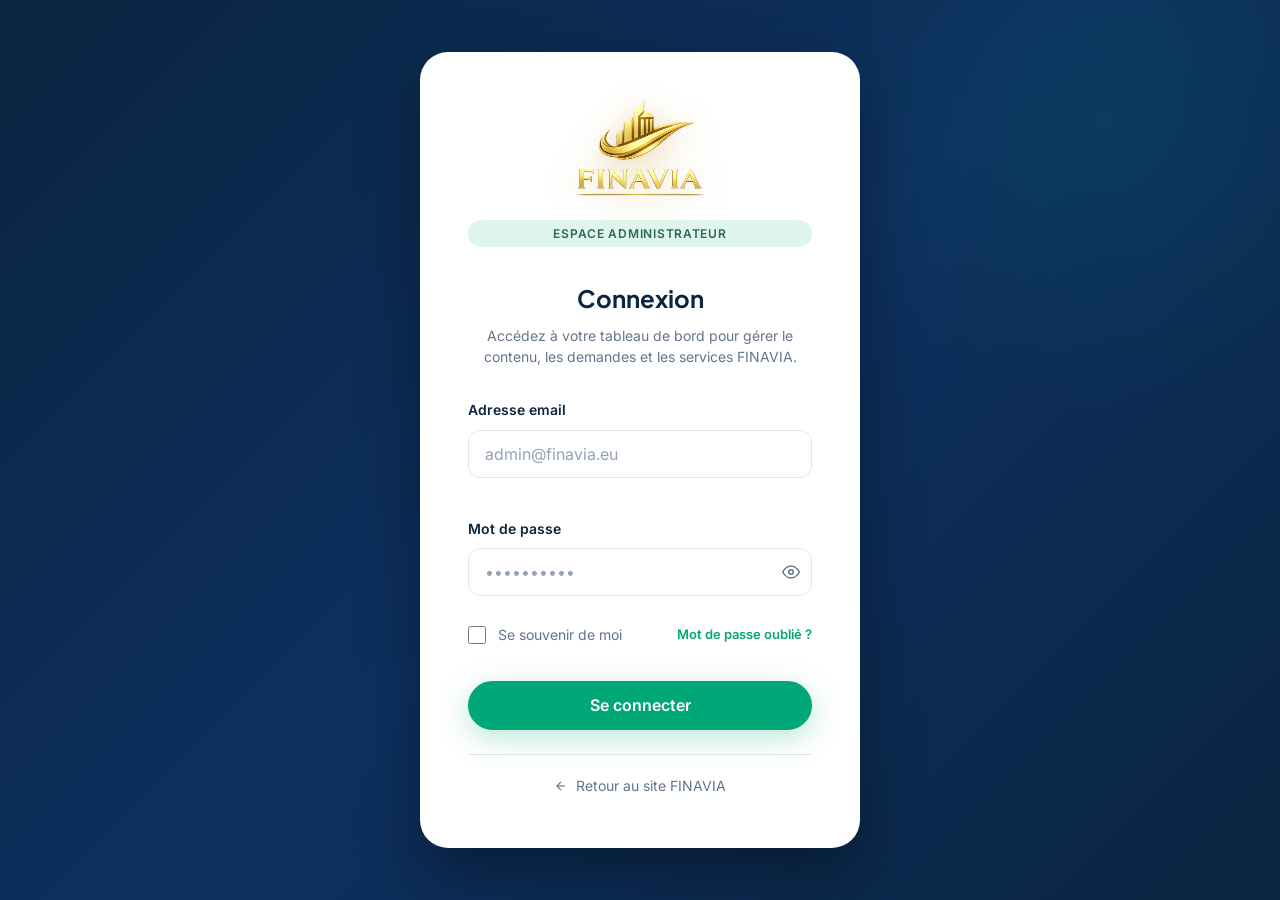
<file: admin/index.html>
<!DOCTYPE html>
<html lang="fr">
<head>
  <meta charset="UTF-8">
  <meta name="viewport" content="width=device-width, initial-scale=1.0">
  <title>Connexion Administration – FINAVIA</title>
  <meta name="robots" content="noindex, nofollow">
  <link rel="icon" type="image/png" href="../assets/favicon.png">
  <link rel="preconnect" href="https://fonts.googleapis.com">
  <link href="https://fonts.googleapis.com/css2?family=Plus+Jakarta+Sans:wght@400;500;600;700;800&family=Inter:wght@400;500;600;700&display=swap" rel="stylesheet">
  <link rel="stylesheet" href="../css/main.css">
  <link rel="stylesheet" href="../css/admin.css">
  <link rel="stylesheet" href="../css/responsive.css">
</head>
<body class="admin-body">

  <div class="admin-login-page">
    <div class="admin-login-card">

      <a href="../index.html" class="admin-login-logo">
        <img src="../assets/images/logo-full.webp" class="logo-full" alt="FINAVIA">
      </a>

      <span class="admin-login-badge">Espace Administrateur</span>

      <h1 class="admin-login-title">Connexion</h1>
      <p class="admin-login-subtitle">Accédez à votre tableau de bord pour gérer le contenu, les demandes et les services FINAVIA.</p>

      <!-- Message d'erreur -->
      <div class="alert alert-error" id="loginError" style="display:none;margin-bottom:1.25rem;">
        <span>⚠</span>
        <span id="loginErrorText">Email ou mot de passe incorrect.</span>
      </div>

      <form id="adminLoginForm" class="admin-login-form" novalidate>
        <div class="form-group">
          <label class="form-label" for="adminEmail">Adresse email</label>
          <input type="email" class="form-input" id="adminEmail" placeholder="admin@finavia.eu"
                 autocomplete="username" required>
        </div>

        <div class="form-group" style="margin-bottom:0;">
          <label class="form-label" for="adminPassword">Mot de passe</label>
          <div style="position:relative;">
            <input type="password" class="form-input" id="adminPassword" placeholder="••••••••••"
                   autocomplete="current-password" required style="padding-right:3rem;">
            <button type="button" id="togglePassword" aria-label="Afficher le mot de passe"
                    style="position:absolute;right:0.75rem;top:50%;transform:translateY(-50%);background:none;border:none;color:var(--clr-text-muted);cursor:pointer;display:flex;align-items:center;">
              <svg viewBox="0 0 24 24" fill="none" stroke="currentColor" stroke-width="2" width="18" height="18">
                <path d="M1 12s4-8 11-8 11 8 11 8-4 8-11 8-11-8-11-8z"/><circle cx="12" cy="12" r="3"/>
              </svg>
            </button>
          </div>
        </div>

        <div style="display:flex;align-items:center;justify-content:space-between;margin:0.5rem 0;">
          <label class="form-check" style="margin:0;">
            <input type="checkbox" id="rememberMe">
            <span class="form-check-label">Se souvenir de moi</span>
          </label>
          <a href="#" style="font-size:0.8125rem;color:var(--clr-secondary);text-decoration:none;font-weight:600;">
            Mot de passe oublié ?
          </a>
        </div>

        <button type="submit" class="btn btn-primary" id="loginBtn" style="width:100%;margin-top:0.5rem;">
          Se connecter
        </button>
      </form>

      <div class="admin-login-footer">
        <a href="../index.html" class="admin-login-back">
          <svg viewBox="0 0 24 24" fill="none" stroke="currentColor" stroke-width="2"><line x1="19" y1="12" x2="5" y2="12"/><polyline points="12 19 5 12 12 5"/></svg>
          Retour au site FINAVIA
        </a>
      </div>
    </div>
  </div>

  <script>
    // Configuration de l'API backend (à adapter selon l'environnement)
    window.FINAVIA_API = window.FINAVIA_API || 'http://localhost:5000';
  </script>
  <script src="../js/admin.js"></script>
</body>
</html>
</file>
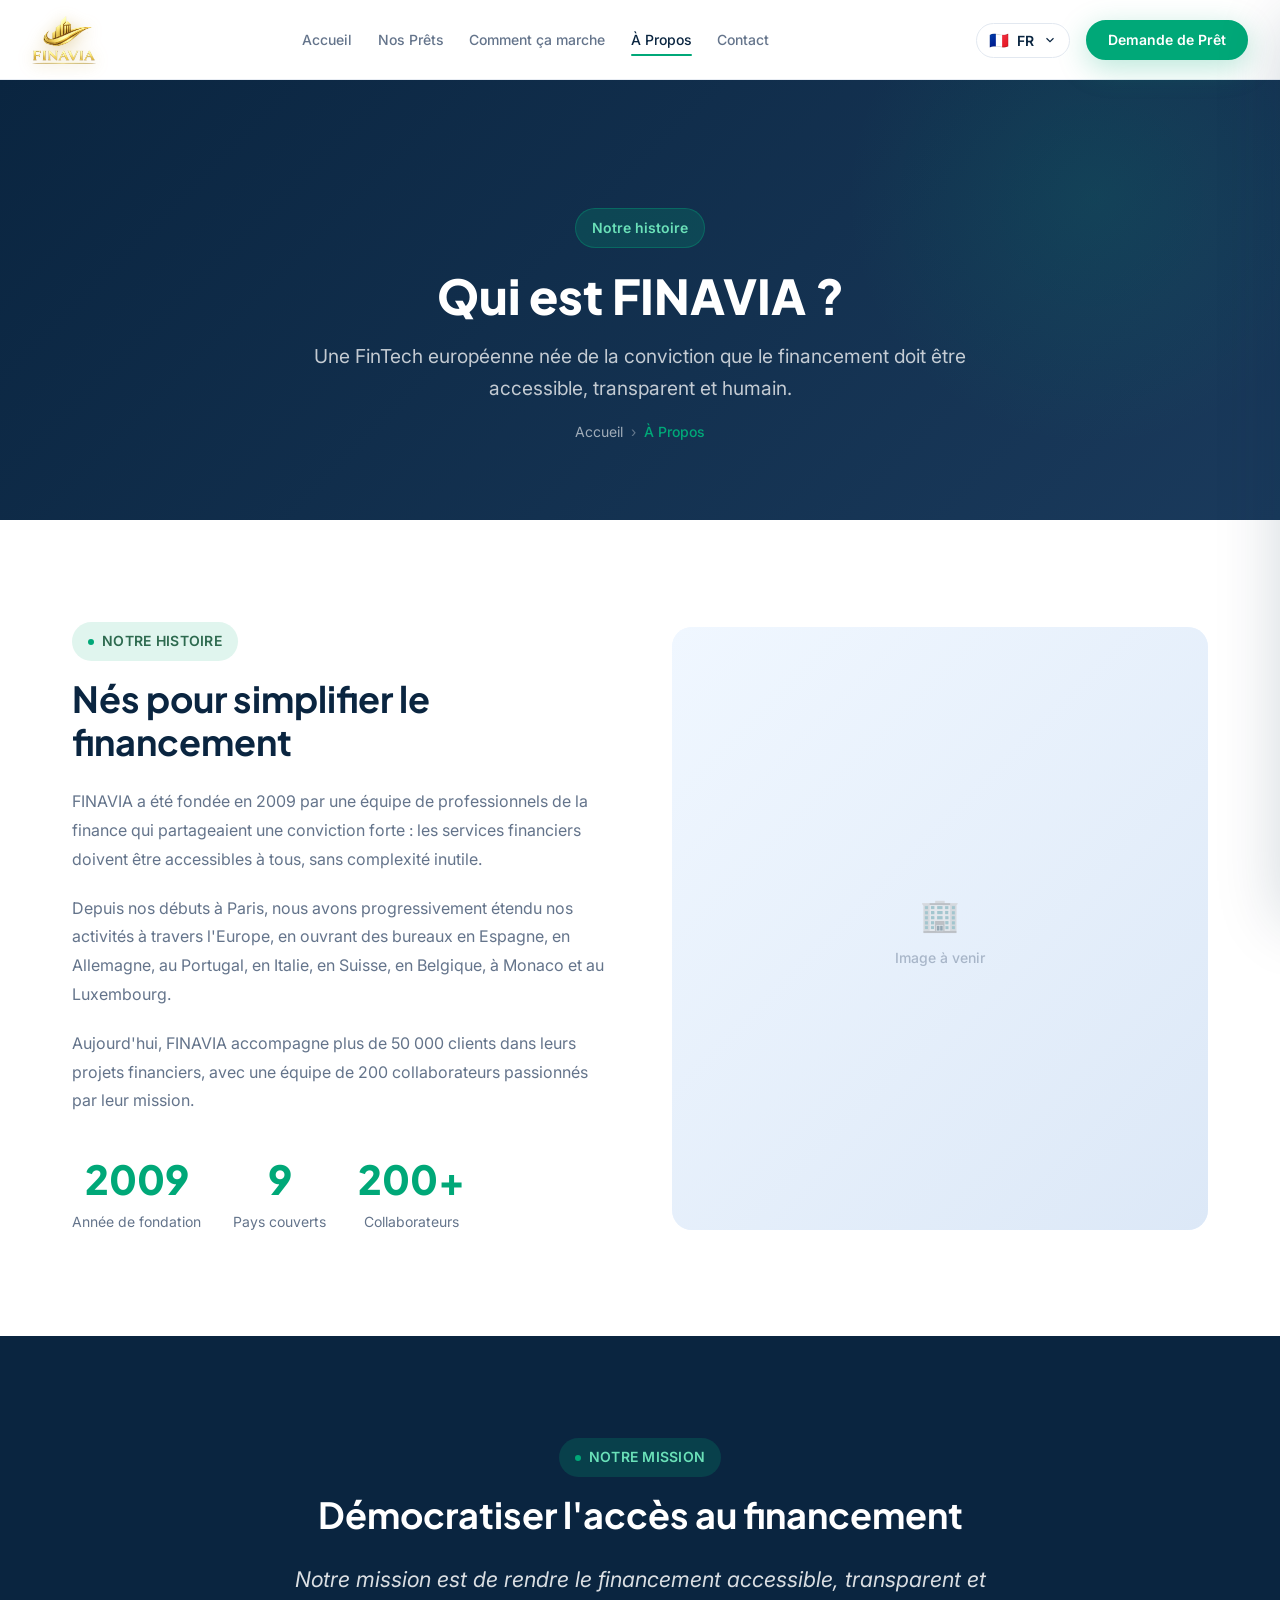
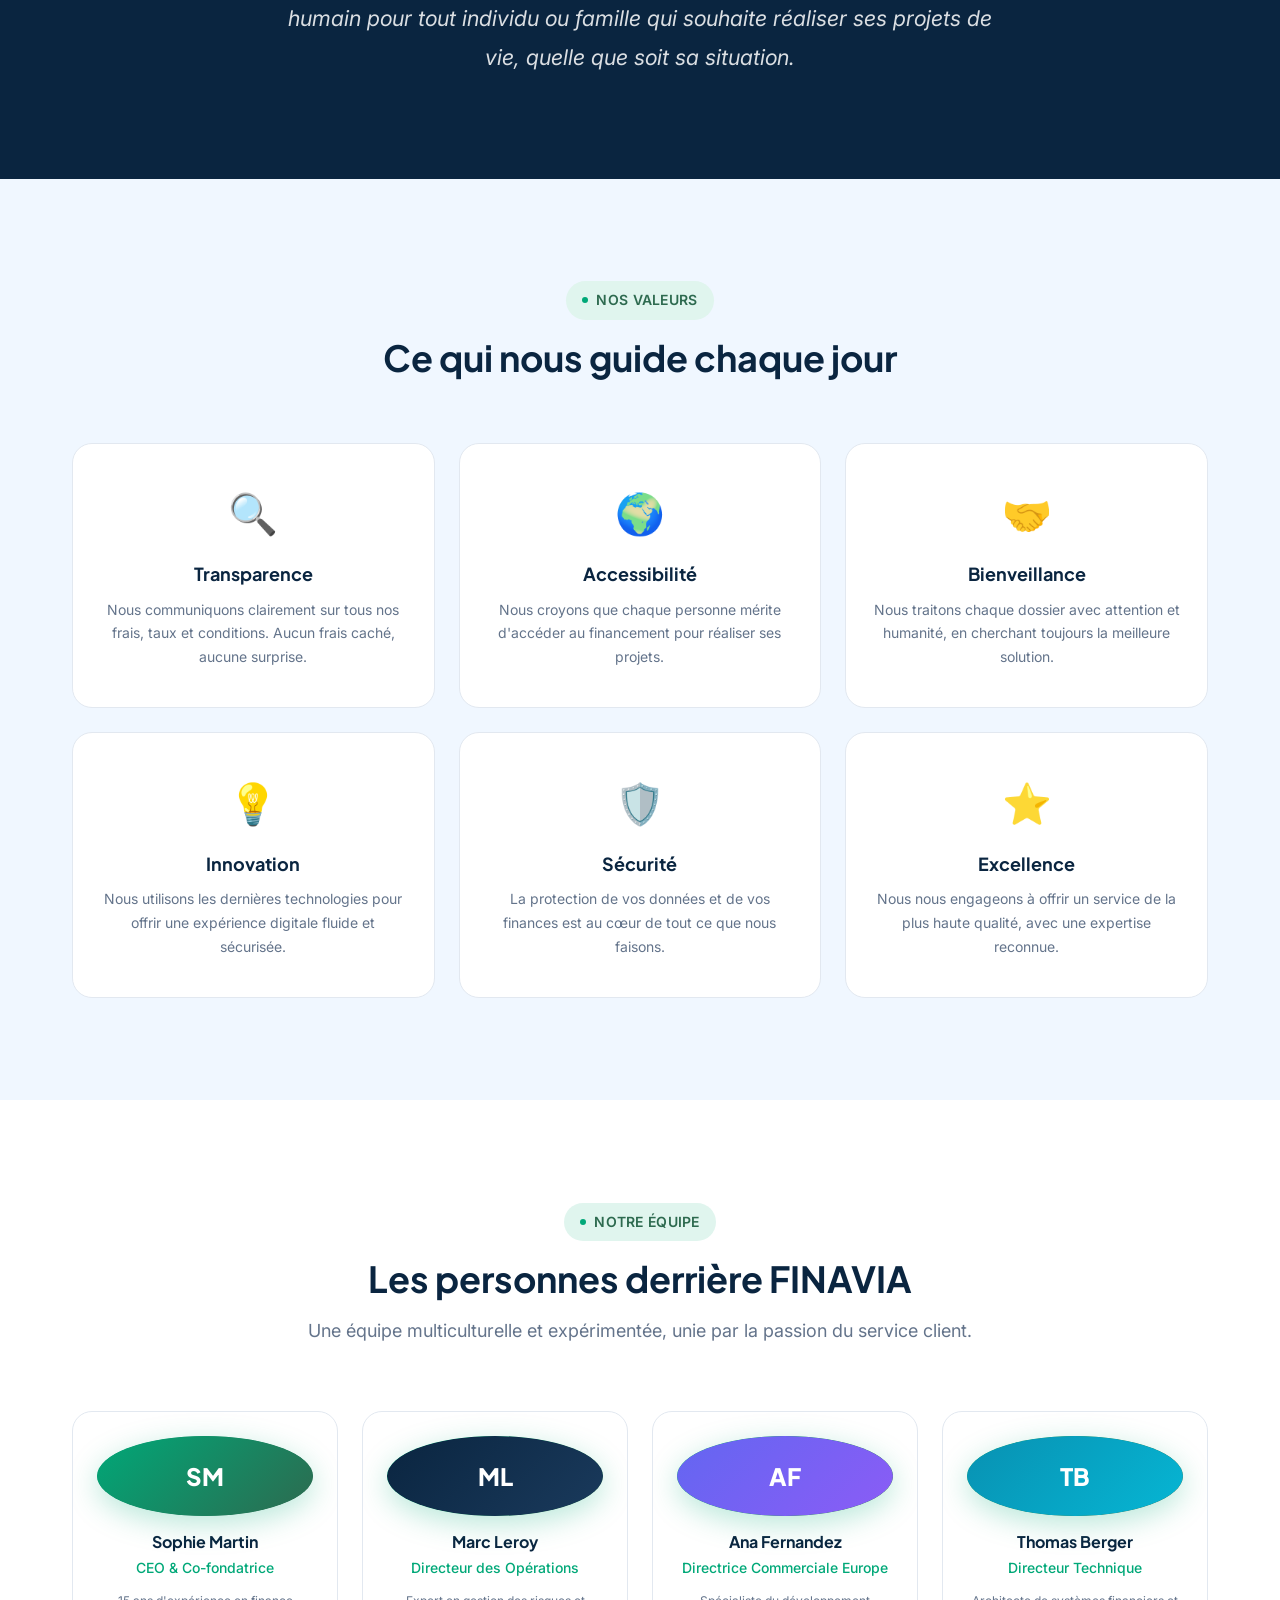
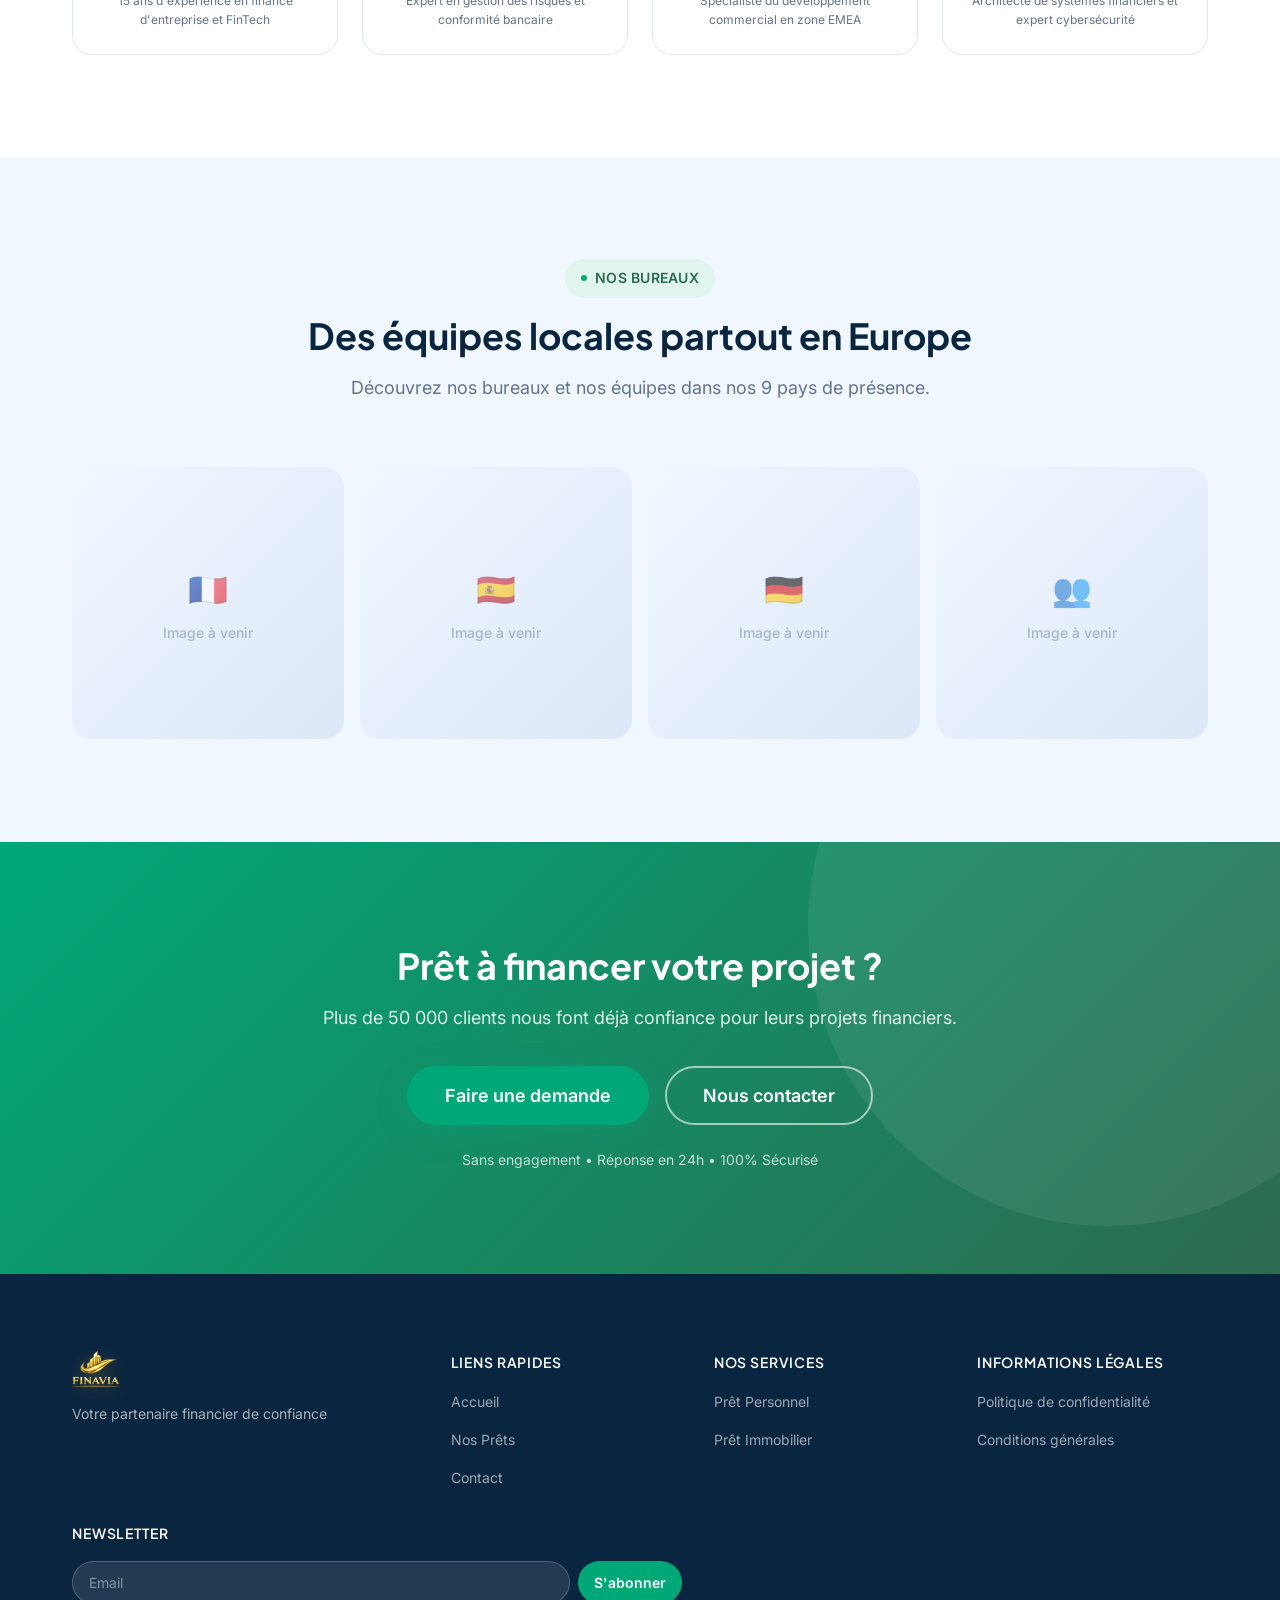
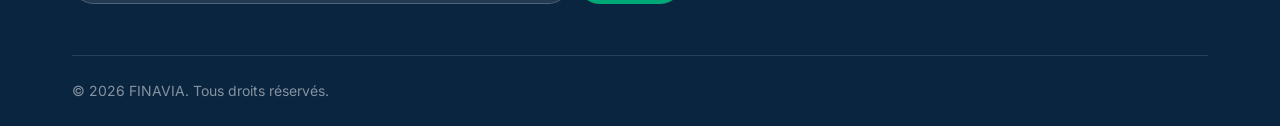
<file: a-propos.html>
<!DOCTYPE html>
<html lang="fr">
<head>
  <meta charset="UTF-8">
  <meta name="viewport" content="width=device-width, initial-scale=1.0">
  <title>À Propos – L'histoire de FINAVIA | Financement européen</title>
  <meta name="description" content="Découvrez FINAVIA : notre histoire, notre mission, nos valeurs et notre équipe. Une FinTech européenne dédiée à rendre le financement accessible à tous.">
  <link rel="icon" type="image/png" href="assets/favicon.png">
  <link rel="preconnect" href="https://fonts.googleapis.com">
  <link href="https://fonts.googleapis.com/css2?family=Plus+Jakarta+Sans:wght@400;500;600;700;800&family=Inter:wght@400;500;600;700&display=swap" rel="stylesheet">
  <link rel="stylesheet" href="css/main.css">
  <link rel="stylesheet" href="css/animations.css">
  <link rel="stylesheet" href="css/responsive.css">
</head>
<body>
  <!-- =============================================
       PRÉCHARGEUR DE PAGE
       Logo + anneau qui tourne une seule fois, puis disparaît.
       Animation 100% CSS, aucun impact sur les performances
       (voir css/main.css section 30 et js/main.js initPageLoader()).
       ============================================= -->
  <div class="page-loader" id="pageLoader" role="presentation" aria-hidden="true">
    <div class="page-loader-stage">
      <div class="page-loader-ring"></div>
      <img src="assets/images/logo-full.webp" class="page-loader-logo" alt="">
    </div>
  </div>
  <a class="skip-link" href="#main-content">Aller au contenu principal</a>
  <div class="mobile-overlay" id="mobileOverlay"></div>
  <header class="site-header" id="site-header">
    <div class="container header-inner">
      <a href="index.html" class="header-logo"><img src="assets/images/logo-full.webp" class="logo-full--header" alt="FINAVIA"></a>
      <nav class="header-nav"><ul class="nav-list">
        <li><a href="index.html" class="nav-link" data-i18n="nav.home">Accueil</a></li>
        <li><a href="nos-prets.html" class="nav-link" data-i18n="nav.loans">Nos Prêts</a></li>
        <li><a href="comment-ca-marche.html" class="nav-link" data-i18n="nav.howItWorks">Comment ça marche</a></li>
        <li><a href="a-propos.html" class="nav-link" data-i18n="nav.about">À Propos</a></li>
        <li><a href="contact.html" class="nav-link" data-i18n="nav.contact">Contact</a></li>
      </ul></nav>
      <div class="header-actions">
        <div class="lang-switcher" id="langSwitcher"><button class="lang-current" id="langCurrent" aria-haspopup="true" aria-expanded="false"><span class="lang-flag" id="currentFlag">🇫🇷</span><span class="lang-code" id="currentCode">FR</span><svg class="lang-chevron" viewBox="0 0 24 24" fill="none" stroke="currentColor" stroke-width="2"><polyline points="6 9 12 15 18 9"/></svg></button><div class="lang-dropdown" id="langDropdown" role="menu"><button class="lang-option" data-lang="fr">🇫🇷 Français</button><button class="lang-option" data-lang="es">🇪🇸 Español</button><button class="lang-option" data-lang="de">🇩🇪 Deutsch</button><button class="lang-option" data-lang="pt">🇵🇹 Português</button><button class="lang-option" data-lang="it">🇮🇹 Italiano</button></div></div>
        <a href="demande-de-pret.html" class="btn btn-primary btn-sm" data-i18n="nav.apply">Demande</a>
        <button class="hamburger" id="hamburger" aria-label="Menu" aria-expanded="false"><span class="hamburger-line"></span><span class="hamburger-line"></span><span class="hamburger-line"></span></button>
      </div>
    </div>
    </header>

  <div class="mobile-menu" id="mobileMenu" aria-hidden="true"><div class="mobile-menu-inner"><div class="mobile-menu-header"><a href="index.html" class="header-logo"><img src="assets/images/logo-full.webp" class="logo-full--sm" alt="FINAVIA"></a><button class="mobile-menu-close" id="mobileClose"><svg viewBox="0 0 24 24" fill="none" stroke="currentColor" stroke-width="2"><line x1="18" y1="6" x2="6" y2="18"/><line x1="6" y1="6" x2="18" y2="18"/></svg></button></div><nav><ul class="mobile-nav-list"><li><a href="index.html" class="mobile-nav-link" data-i18n="nav.home">Accueil</a></li><li><a href="nos-prets.html" class="mobile-nav-link" data-i18n="nav.loans">Nos Prêts</a></li><li><a href="comment-ca-marche.html" class="mobile-nav-link" data-i18n="nav.howItWorks">Comment ça marche</a></li><li><a href="a-propos.html" class="mobile-nav-link" data-i18n="nav.about">À Propos</a></li><li><a href="contact.html" class="mobile-nav-link" data-i18n="nav.contact">Contact</a></li><li><a href="demande-de-pret.html" class="mobile-nav-link mobile-cta" data-i18n="nav.apply">Demande de Prêt</a></li></ul></nav><div class="mobile-lang-section"><p class="mobile-lang-title">Langue</p><div class="mobile-lang-grid"><button class="mobile-lang-btn active" data-lang="fr">🇫🇷 FR</button><button class="mobile-lang-btn" data-lang="es">🇪🇸 ES</button><button class="mobile-lang-btn" data-lang="de">🇩🇪 DE</button><button class="mobile-lang-btn" data-lang="pt">🇵🇹 PT</button><button class="mobile-lang-btn" data-lang="it">🇮🇹 IT</button></div></div></div></div>


  <main id="main-content">
    <section class="page-hero">
      <div class="container page-hero-content">
        <span class="page-hero-badge" data-i18n="about.hero.badge">Notre histoire</span>
        <h1 class="page-hero-title" data-i18n="about.hero.title">Qui est FINAVIA ?</h1>
        <p class="page-hero-subtitle" data-i18n="about.hero.subtitle">Une FinTech européenne née de la conviction que le financement doit être accessible, transparent et humain.</p>
        <nav class="breadcrumb"><a href="index.html" data-i18n="nav.home">Accueil</a><span class="breadcrumb-sep">›</span><span class="breadcrumb-current" data-i18n="nav.about">À Propos</span></nav>
      </div>
    </section>

    <!-- NOTRE HISTOIRE -->
    <section class="section">
      <div class="container">
        <div class="about-story-grid">
          <div class="reveal-left">
            <span class="section-badge" data-i18n="about.story.badge">Notre histoire</span>
            <h2 class="section-title" style="text-align:left;margin-bottom:1.5rem;" data-i18n="about.story.title">Nés pour simplifier le financement</h2>
            <p style="color:var(--clr-text-muted);line-height:1.8;margin-bottom:1.25rem;" data-i18n="about.story.p1">FINAVIA a été fondée en 2009 par une équipe de professionnels de la finance qui partageaient une conviction forte : les services financiers doivent être accessibles à tous, sans complexité inutile.</p>
            <p style="color:var(--clr-text-muted);line-height:1.8;margin-bottom:1.25rem;" data-i18n="about.story.p2">Depuis nos débuts à Paris, nous avons progressivement étendu nos activités à travers l'Europe, en ouvrant des bureaux en Espagne, en Allemagne, au Portugal, en Italie, en Suisse, en Belgique, à Monaco et au Luxembourg.</p>
            <p style="color:var(--clr-text-muted);line-height:1.8;margin-bottom:2rem;" data-i18n="about.story.p3">Aujourd'hui, FINAVIA accompagne plus de 50 000 clients dans leurs projets financiers, avec une équipe de 200 collaborateurs passionnés par leur mission.</p>
            <div style="display:flex;gap:2rem;flex-wrap:wrap;">
              <div style="text-align:center;"><div style="font-family:var(--font-display);font-size:2.5rem;font-weight:800;color:var(--clr-secondary);">2009</div><div style="font-size:0.875rem;color:var(--clr-text-muted);">Année de fondation</div></div>
              <div style="text-align:center;"><div style="font-family:var(--font-display);font-size:2.5rem;font-weight:800;color:var(--clr-secondary);">9</div><div style="font-size:0.875rem;color:var(--clr-text-muted);">Pays couverts</div></div>
              <div style="text-align:center;"><div style="font-family:var(--font-display);font-size:2.5rem;font-weight:800;color:var(--clr-secondary);">200+</div><div style="font-size:0.875rem;color:var(--clr-text-muted);">Collaborateurs</div></div>
            </div>
          </div>
          <div class="reveal-right">
            <div class="cld-photo" data-cld="finavia/about/story" data-cld-w="700" style="--cld-ratio:8/9; min-height:440px;" role="img" data-i18n-aria="about.story.imgalt" aria-label="Équipe FINAVIA dans ses bureaux">
              <div class="cld-photo-placeholder">
                <span class="cld-photo-placeholder-icon">🏢</span>
                <span class="cld-photo-placeholder-text" data-i18n="home.gallery.placeholder">Image à venir</span>
              </div>
            </div>
          </div>
        </div>
      </div>
    </section>

    <!-- MISSION -->
    <section class="section section--dark">
      <div class="container" style="text-align:center;max-width:800px;margin:0 auto;">
        <span class="section-badge" style="background:rgba(0,168,120,0.2);color:#6AE0B8;" data-i18n="about.mission.badge">Notre mission</span>
        <h2 class="section-title" data-i18n="about.mission.title">Démocratiser l'accès au financement</h2>
        <p style="font-size:clamp(1.1rem,2vw,1.35rem);color:rgba(255,255,255,0.85);line-height:1.8;font-style:italic;margin-top:1.5rem;" data-i18n="about.mission.text">"Notre mission est de rendre le financement accessible, transparent et humain pour tout individu ou famille qui souhaite réaliser ses projets de vie."</p>
      </div>
    </section>

    <!-- VALEURS -->
    <section class="section section--alt">
      <div class="container">
        <div class="section-header">
          <span class="section-badge" data-i18n="about.values.badge">Nos valeurs</span>
          <h2 class="section-title" data-i18n="about.values.title">Ce qui nous guide chaque jour</h2>
        </div>
        <div class="values-grid">
          <div class="value-card"><span class="value-icon">🔍</span><h3 class="value-title" data-i18n="about.val1.title">Transparence</h3><p class="value-desc" data-i18n="about.val1.desc">Nous communiquons clairement sur tous nos frais, taux et conditions. Aucun frais caché.</p></div>
          <div class="value-card"><span class="value-icon">🌍</span><h3 class="value-title" data-i18n="about.val2.title">Accessibilité</h3><p class="value-desc" data-i18n="about.val2.desc">Nous croyons que chaque personne mérite d'accéder au financement pour réaliser ses projets.</p></div>
          <div class="value-card"><span class="value-icon">🤝</span><h3 class="value-title" data-i18n="about.val3.title">Bienveillance</h3><p class="value-desc" data-i18n="about.val3.desc">Nous traitons chaque dossier avec attention et humanité, en cherchant toujours la meilleure solution.</p></div>
          <div class="value-card"><span class="value-icon">💡</span><h3 class="value-title" data-i18n="about.val4.title">Innovation</h3><p class="value-desc" data-i18n="about.val4.desc">Nous utilisons les dernières technologies pour offrir une expérience digitale fluide et sécurisée.</p></div>
          <div class="value-card"><span class="value-icon">🛡️</span><h3 class="value-title" data-i18n="about.val5.title">Sécurité</h3><p class="value-desc" data-i18n="about.val5.desc">La protection de vos données et de vos finances est au cœur de tout ce que nous faisons.</p></div>
          <div class="value-card"><span class="value-icon">⭐</span><h3 class="value-title" data-i18n="about.val6.title">Excellence</h3><p class="value-desc" data-i18n="about.val6.desc">Nous nous engageons à offrir un service de la plus haute qualité, avec une expertise reconnue.</p></div>
        </div>
      </div>
    </section>

    <!-- ÉQUIPE -->
    <section class="section">
      <div class="container">
        <div class="section-header">
          <span class="section-badge" data-i18n="about.team.badge">Notre équipe</span>
          <h2 class="section-title" data-i18n="about.team.title">Les personnes derrière FINAVIA</h2>
          <p class="section-subtitle" data-i18n="about.team.subtitle">Une équipe multiculturelle et expérimentée, unie par la passion du service client.</p>
        </div>
        <div class="team-grid">
          <div class="team-card">
            <div class="cld-photo cld-photo--avatar team-avatar" data-cld="finavia/team/sophie-martin" data-cld-w="320" role="img" data-i18n-aria="team.1.name" aria-label="SM">
              <div class="cld-photo-placeholder">SM</div>
            </div>
            <h3 class="team-name" data-i18n="team.1.name">Sophie Martin</h3>
            <p class="team-role" data-i18n="team.1.role">CEO & Co-fondatrice</p>
            <p class="team-bio" data-i18n="team.1.bio">15 ans d'expérience en finance d'entreprise et FinTech</p>
          </div>
          <div class="team-card">
            <div class="cld-photo cld-photo--avatar team-avatar" data-cld="finavia/team/marc-leroy" data-cld-w="320" role="img" data-i18n-aria="team.2.name" aria-label="ML">
              <div class="cld-photo-placeholder" style="background:linear-gradient(135deg,#0A2540,#1a3a5c);">ML</div>
            </div>
            <h3 class="team-name" data-i18n="team.2.name">Marc Leroy</h3>
            <p class="team-role" data-i18n="team.2.role">Directeur des Opérations</p>
            <p class="team-bio" data-i18n="team.2.bio">Expert en gestion des risques et conformité bancaire</p>
          </div>
          <div class="team-card">
            <div class="cld-photo cld-photo--avatar team-avatar" data-cld="finavia/team/ana-fernandez" data-cld-w="320" role="img" data-i18n-aria="team.3.name" aria-label="AF">
              <div class="cld-photo-placeholder" style="background:linear-gradient(135deg,#6366f1,#8b5cf6);">AF</div>
            </div>
            <h3 class="team-name" data-i18n="team.3.name">Ana Fernandez</h3>
            <p class="team-role" data-i18n="team.3.role">Directrice Commerciale Europe</p>
            <p class="team-bio" data-i18n="team.3.bio">Spécialiste du développement commercial en zone EMEA</p>
          </div>
          <div class="team-card">
            <div class="cld-photo cld-photo--avatar team-avatar" data-cld="finavia/team/thomas-berger" data-cld-w="320" role="img" data-i18n-aria="team.4.name" aria-label="TB">
              <div class="cld-photo-placeholder" style="background:linear-gradient(135deg,#0891b2,#06b6d4);">TB</div>
            </div>
            <h3 class="team-name" data-i18n="team.4.name">Thomas Berger</h3>
            <p class="team-role" data-i18n="team.4.role">Directeur Technique</p>
            <p class="team-bio" data-i18n="team.4.bio">Architecte de systèmes financiers et expert cybersécurité</p>
          </div>
        </div>
      </div>
    </section>

    <!-- =============================================
         NOS BUREAUX EN EUROPE
         ---------------------------------------------
         4 emplacements photo gérés depuis Cloudinary.
         Identifiants : finavia/office/paris, madrid, berlin, team-work
         ============================================= -->
    <section class="section section--alt" aria-labelledby="office-title">
      <div class="container">
        <div class="section-header">
          <span class="section-badge" data-i18n="about.office.badge">Nos bureaux</span>
          <h2 class="section-title" id="office-title" data-i18n="about.office.title">Des équipes locales partout en Europe</h2>
          <p class="section-subtitle" data-i18n="about.office.subtitle">Découvrez nos bureaux et nos équipes dans nos 9 pays de présence.</p>
        </div>
        <div class="office-gallery-grid">
          <div class="cld-photo cld-photo--square" data-cld="finavia/office/paris" data-cld-w="500" role="img" data-i18n-aria="about.office.img1.alt" aria-label="Bureaux FINAVIA Paris">
            <div class="cld-photo-placeholder">
              <span class="cld-photo-placeholder-icon">🇫🇷</span>
              <span class="cld-photo-placeholder-text" data-i18n="home.gallery.placeholder">Image à venir</span>
            </div>
          </div>
          <div class="cld-photo cld-photo--square" data-cld="finavia/office/madrid" data-cld-w="500" role="img" data-i18n-aria="about.office.img2.alt" aria-label="Bureaux FINAVIA Madrid">
            <div class="cld-photo-placeholder">
              <span class="cld-photo-placeholder-icon">🇪🇸</span>
              <span class="cld-photo-placeholder-text" data-i18n="home.gallery.placeholder">Image à venir</span>
            </div>
          </div>
          <div class="cld-photo cld-photo--square" data-cld="finavia/office/berlin" data-cld-w="500" role="img" data-i18n-aria="about.office.img3.alt" aria-label="Bureaux FINAVIA Berlin">
            <div class="cld-photo-placeholder">
              <span class="cld-photo-placeholder-icon">🇩🇪</span>
              <span class="cld-photo-placeholder-text" data-i18n="home.gallery.placeholder">Image à venir</span>
            </div>
          </div>
          <div class="cld-photo cld-photo--square" data-cld="finavia/office/team-work" data-cld-w="500" role="img" data-i18n-aria="about.office.img4.alt" aria-label="Équipe FINAVIA au travail">
            <div class="cld-photo-placeholder">
              <span class="cld-photo-placeholder-icon">👥</span>
              <span class="cld-photo-placeholder-text" data-i18n="home.gallery.placeholder">Image à venir</span>
            </div>
          </div>
        </div>
      </div>
    </section>

    <!-- CTA -->
    <section class="cta-section">
      <div class="container cta-inner">
        <h2 class="section-title" data-i18n="cta.title">Rejoignez la famille FINAVIA</h2>
        <p class="section-subtitle">Plus de 50 000 clients nous font déjà confiance pour leurs projets financiers.</p>
        <div class="cta-buttons">
          <a href="demande-de-pret.html" class="btn btn-primary btn-lg" data-i18n="cta.button">Faire une demande</a>
          <a href="contact.html" class="btn btn-outline-white btn-lg" data-i18n="cta.button2">Nous contacter</a>
        </div>
        <p class="cta-note" data-i18n="cta.note">Sans engagement • Réponse en 24h • 100% Sécurisé</p>
      </div>
    </section>
  </main>

  <footer class="site-footer"><div class="container"><div class="footer-grid"><div class="footer-brand"><a href="index.html" class="footer-logo"><img src="assets/images/logo-full.webp" class="logo-full--sm" alt="FINAVIA"></a><p class="footer-tagline" data-i18n="footer.tagline">Votre partenaire financier de confiance</p></div><div class="footer-col"><h3 class="footer-heading" data-i18n="footer.links">Liens rapides</h3><ul class="footer-links"><li><a href="index.html" data-i18n="nav.home">Accueil</a></li><li><a href="nos-prets.html" data-i18n="nav.loans">Nos Prêts</a></li><li><a href="contact.html" data-i18n="nav.contact">Contact</a></li></ul></div><div class="footer-col"><h3 class="footer-heading" data-i18n="footer.services">Services</h3><ul class="footer-links"><li><a href="nos-prets.html#personnel" data-i18n="service.personal.title">Prêt Personnel</a></li><li><a href="nos-prets.html#immo" data-i18n="service.immo.title">Prêt Immobilier</a></li></ul></div><div class="footer-col"><h3 class="footer-heading" data-i18n="footer.legal">Légal</h3><ul class="footer-links"><li><a href="#" data-i18n="footer.privacy">Confidentialité</a></li><li><a href="#" data-i18n="footer.terms">CGU</a></li></ul></div><div class="footer-col"><h3 class="footer-heading" data-i18n="footer.newsletter">Newsletter</h3><div class="newsletter-form"><input type="email" class="newsletter-input" id="newsletterEmail" placeholder="Email"><button class="newsletter-btn" id="newsletterBtn" data-i18n="footer.newsletter.btn">S'abonner</button></div></div></div><div class="footer-bottom"><p class="footer-copy">© <span id="currentYear">2024</span> FINAVIA. <span data-i18n="footer.rights">Tous droits réservés</span>.</p></div></div></footer>

  <script src="js/i18n.js"></script>
  <script src="js/main.js"></script>
  <script src="js/animations.js"></script>
  <script src="js/cloudinary.js"></script>
</body>
</html>
</file>
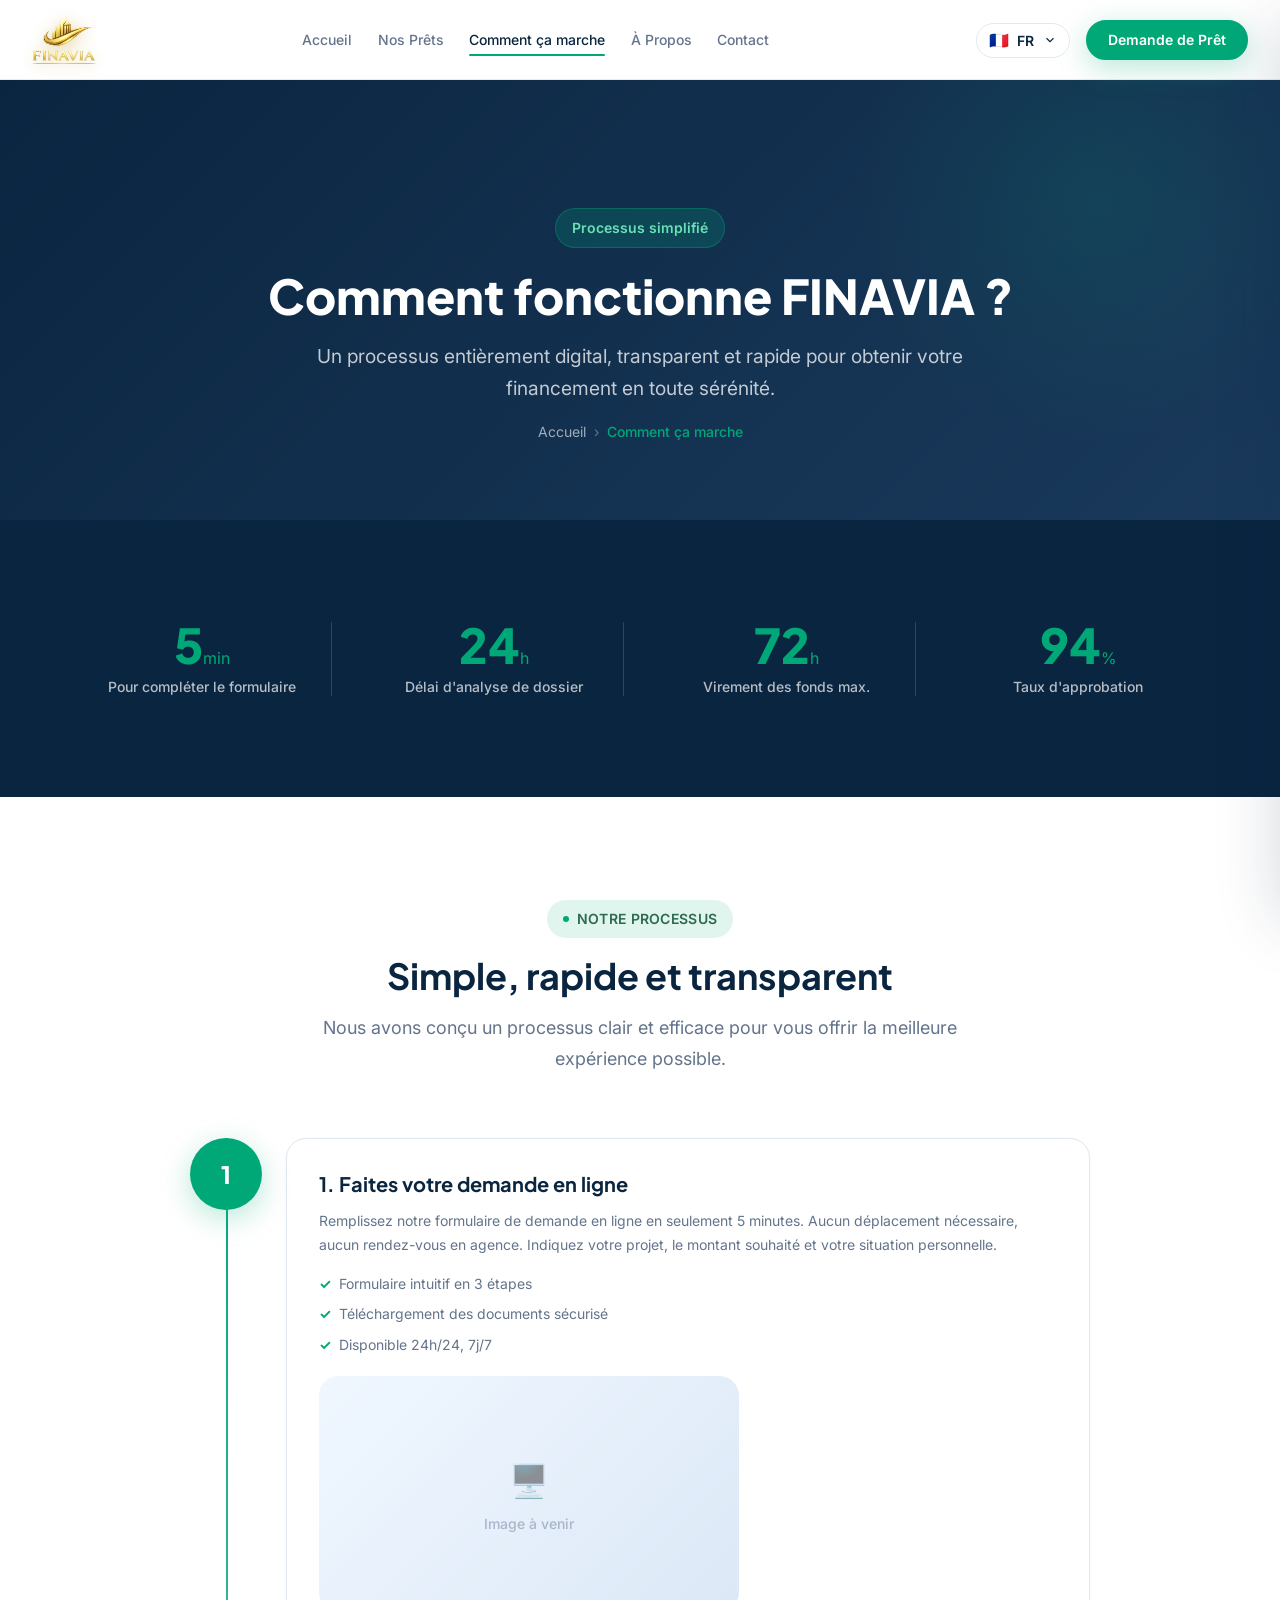
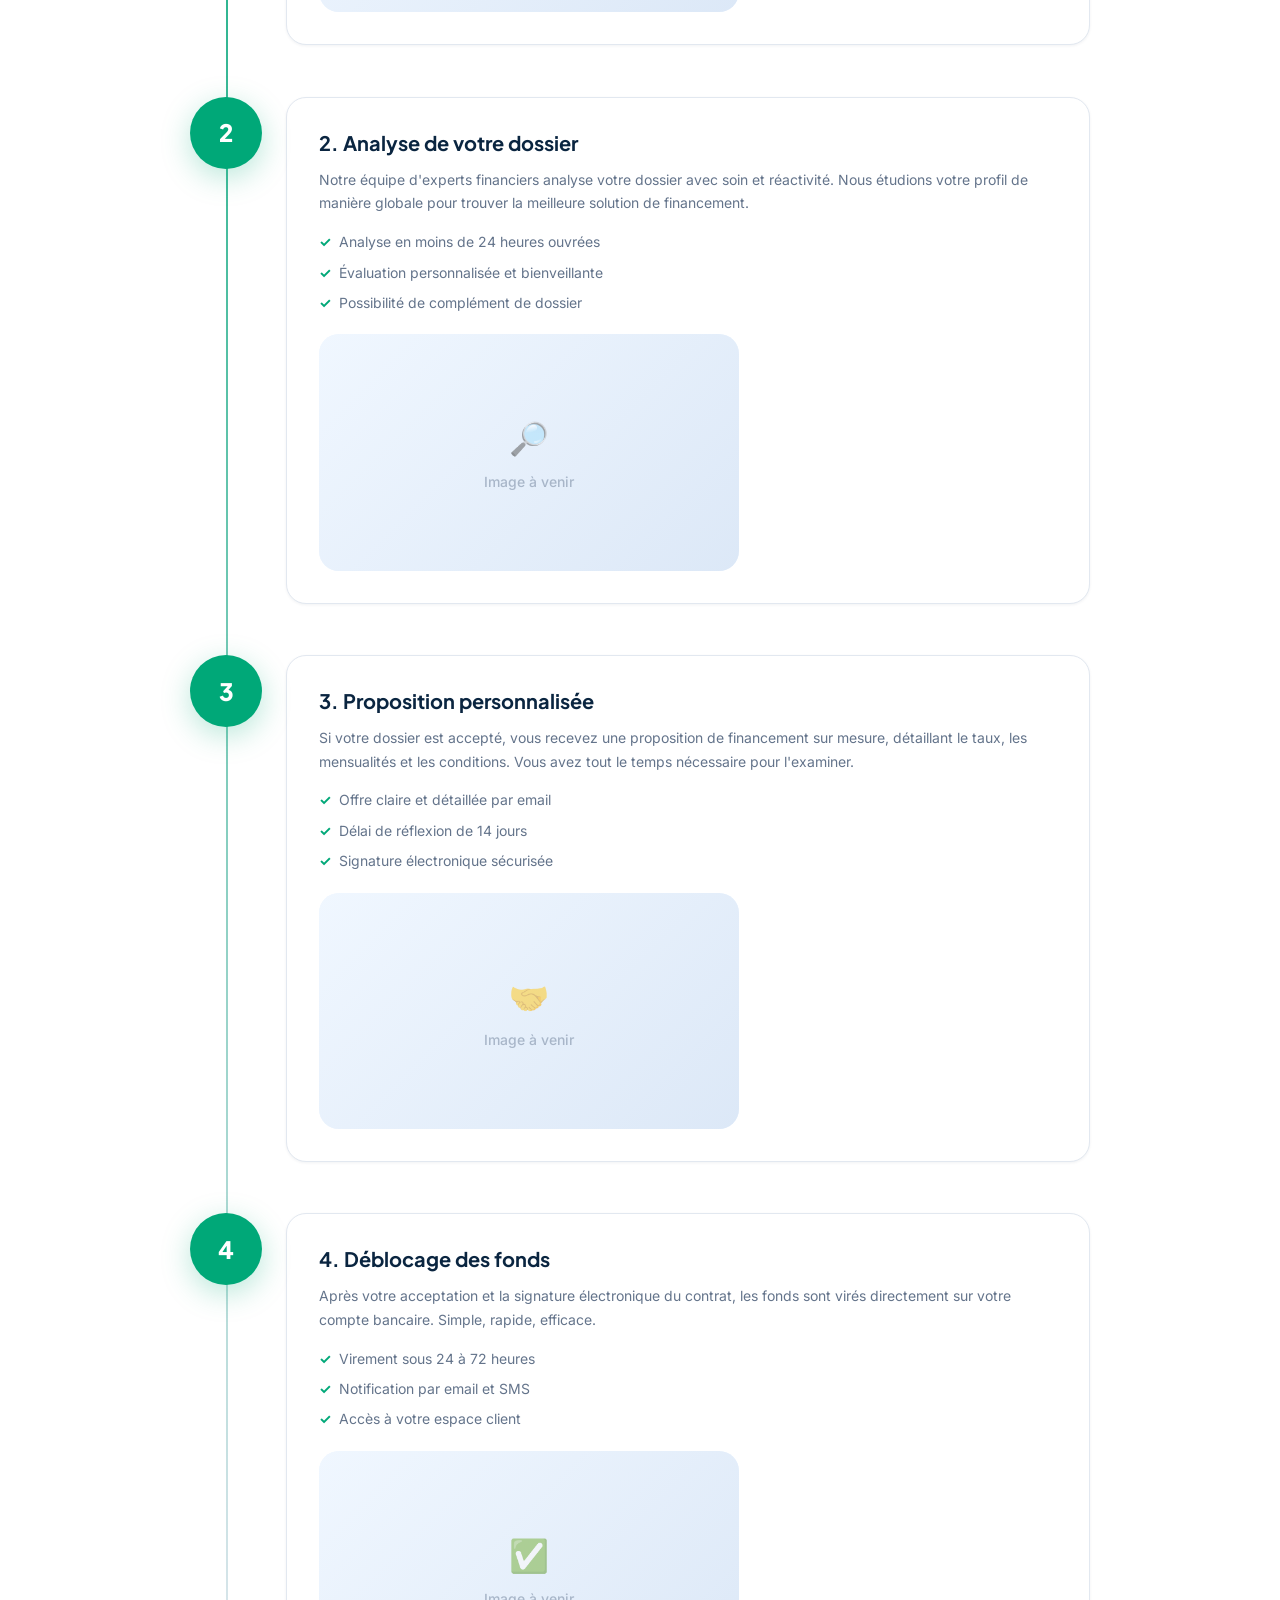
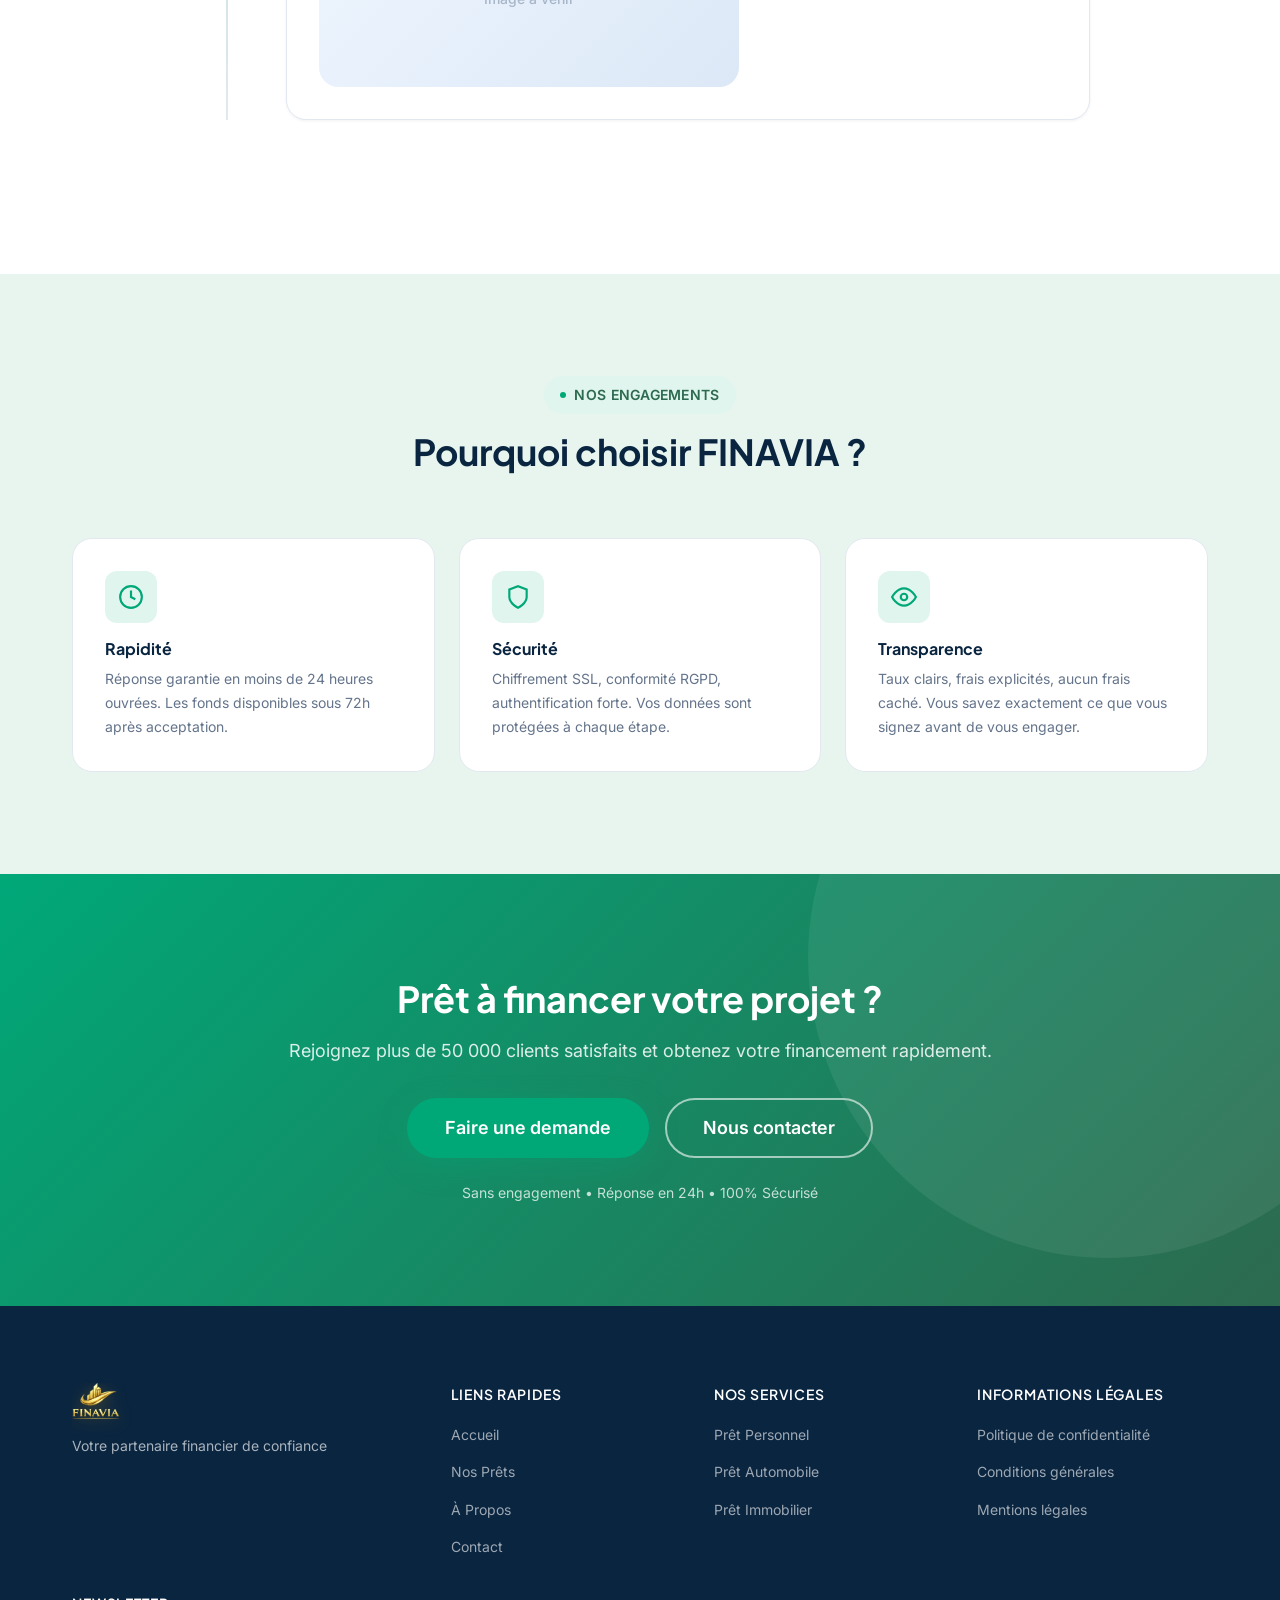
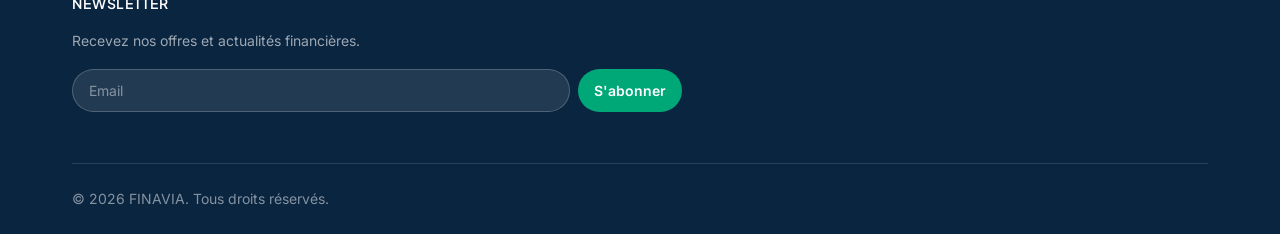
<file: comment-ca-marche.html>
<!DOCTYPE html>
<html lang="fr">
<head>
  <meta charset="UTF-8">
  <meta name="viewport" content="width=device-width, initial-scale=1.0">
  <title>Comment ça marche – Processus de prêt simplifié | FINAVIA</title>
  <meta name="description" content="Découvrez comment obtenir votre prêt FINAVIA en 4 étapes simples : demande en ligne, analyse rapide, proposition personnalisée et déblocage des fonds sous 72h.">
  <link rel="icon" type="image/png" href="assets/favicon.png">
  <link rel="preconnect" href="https://fonts.googleapis.com">
  <link href="https://fonts.googleapis.com/css2?family=Plus+Jakarta+Sans:wght@400;500;600;700;800&family=Inter:wght@400;500;600;700&display=swap" rel="stylesheet">
  <link rel="stylesheet" href="css/main.css">
  <link rel="stylesheet" href="css/animations.css">
  <link rel="stylesheet" href="css/responsive.css">
</head>
<body>
  <!-- =============================================
       PRÉCHARGEUR DE PAGE
       Logo + anneau qui tourne une seule fois, puis disparaît.
       Animation 100% CSS, aucun impact sur les performances
       (voir css/main.css section 30 et js/main.js initPageLoader()).
       ============================================= -->
  <div class="page-loader" id="pageLoader" role="presentation" aria-hidden="true">
    <div class="page-loader-stage">
      <div class="page-loader-ring"></div>
      <img src="assets/images/logo-full.webp" class="page-loader-logo" alt="">
    </div>
  </div>
  <a class="skip-link" href="#main-content">Aller au contenu principal</a>
  <div class="mobile-overlay" id="mobileOverlay"></div>
  <header class="site-header" id="site-header">
    <div class="container header-inner">
      <a href="index.html" class="header-logo"><img src="assets/images/logo-full.webp" class="logo-full--header" alt="FINAVIA"></a>
      <nav class="header-nav"><ul class="nav-list">
        <li><a href="index.html" class="nav-link" data-i18n="nav.home">Accueil</a></li>
        <li><a href="nos-prets.html" class="nav-link" data-i18n="nav.loans">Nos Prêts</a></li>
        <li><a href="comment-ca-marche.html" class="nav-link" data-i18n="nav.howItWorks">Comment ça marche</a></li>
        <li><a href="a-propos.html" class="nav-link" data-i18n="nav.about">À Propos</a></li>
        <li><a href="contact.html" class="nav-link" data-i18n="nav.contact">Contact</a></li>
      </ul></nav>
      <div class="header-actions">
        <div class="lang-switcher" id="langSwitcher">
          <button class="lang-current" id="langCurrent" aria-haspopup="true" aria-expanded="false">
            <span class="lang-flag" id="currentFlag">🇫🇷</span><span class="lang-code" id="currentCode">FR</span>
            <svg class="lang-chevron" viewBox="0 0 24 24" fill="none" stroke="currentColor" stroke-width="2"><polyline points="6 9 12 15 18 9"/></svg>
          </button>
          <div class="lang-dropdown" id="langDropdown" role="menu">
            <button class="lang-option" data-lang="fr">🇫🇷 Français</button>
            <button class="lang-option" data-lang="es">🇪🇸 Español</button>
            <button class="lang-option" data-lang="de">🇩🇪 Deutsch</button>
            <button class="lang-option" data-lang="pt">🇵🇹 Português</button>
            <button class="lang-option" data-lang="it">🇮🇹 Italiano</button>
          </div>
        </div>
        <a href="demande-de-pret.html" class="btn btn-primary btn-sm" data-i18n="nav.apply">Demande</a>
        <button class="hamburger" id="hamburger" aria-label="Menu" aria-expanded="false">
          <span class="hamburger-line"></span><span class="hamburger-line"></span><span class="hamburger-line"></span>
        </button>
      </div>
    </div>
    </header>

  <div class="mobile-menu" id="mobileMenu" aria-hidden="true">
      <div class="mobile-menu-inner">
        <div class="mobile-menu-header">
          <a href="index.html" class="header-logo"><img src="assets/images/logo-full.webp" class="logo-full--sm" alt="FINAVIA"></a>
          <button class="mobile-menu-close" id="mobileClose"><svg viewBox="0 0 24 24" fill="none" stroke="currentColor" stroke-width="2"><line x1="18" y1="6" x2="6" y2="18"/><line x1="6" y1="6" x2="18" y2="18"/></svg></button>
        </div>
        <nav><ul class="mobile-nav-list">
          <li><a href="index.html" class="mobile-nav-link" data-i18n="nav.home">Accueil</a></li>
          <li><a href="nos-prets.html" class="mobile-nav-link" data-i18n="nav.loans">Nos Prêts</a></li>
          <li><a href="comment-ca-marche.html" class="mobile-nav-link" data-i18n="nav.howItWorks">Comment ça marche</a></li>
          <li><a href="a-propos.html" class="mobile-nav-link" data-i18n="nav.about">À Propos</a></li>
          <li><a href="contact.html" class="mobile-nav-link" data-i18n="nav.contact">Contact</a></li>
          <li><a href="demande-de-pret.html" class="mobile-nav-link mobile-cta" data-i18n="nav.apply">Demande de Prêt</a></li>
        </ul></nav>
        <div class="mobile-lang-section"><p class="mobile-lang-title">Langue</p>
          <div class="mobile-lang-grid">
            <button class="mobile-lang-btn active" data-lang="fr">🇫🇷 FR</button>
            <button class="mobile-lang-btn" data-lang="es">🇪🇸 ES</button>
            <button class="mobile-lang-btn" data-lang="de">🇩🇪 DE</button>
            <button class="mobile-lang-btn" data-lang="pt">🇵🇹 PT</button>
            <button class="mobile-lang-btn" data-lang="it">🇮🇹 IT</button>
          </div>
        </div>
      </div>
    </div>


  <main id="main-content">
    <section class="page-hero">
      <div class="container page-hero-content">
        <span class="page-hero-badge" data-i18n="how.page.hero.badge">Processus simplifié</span>
        <h1 class="page-hero-title" data-i18n="how.page.hero.title">Comment fonctionne FINAVIA ?</h1>
        <p class="page-hero-subtitle" data-i18n="how.page.hero.subtitle">Un processus entièrement digital, transparent et rapide pour obtenir votre financement en toute sérénité.</p>
        <nav class="breadcrumb"><a href="index.html" data-i18n="nav.home">Accueil</a><span class="breadcrumb-sep">›</span><span class="breadcrumb-current" data-i18n="nav.howItWorks">Comment ça marche</span></nav>
      </div>
    </section>

    <!-- STATS RAPIDES -->
    <section class="stats-section">
      <div class="container">
        <div class="stats-grid">
          <div class="stat-item"><span class="stat-value" data-counter="5">5</span><span class="stat-suffix">min</span><p class="stat-label">Pour compléter le formulaire</p></div>
          <div class="stat-item"><span class="stat-value" data-counter="24">24</span><span class="stat-suffix">h</span><p class="stat-label">Délai d'analyse de dossier</p></div>
          <div class="stat-item"><span class="stat-value" data-counter="72">72</span><span class="stat-suffix">h</span><p class="stat-label">Virement des fonds max.</p></div>
          <div class="stat-item"><span class="stat-value" data-counter="94">94</span><span class="stat-suffix">%</span><p class="stat-label">Taux d'approbation</p></div>
        </div>
      </div>
    </section>

    <!-- PROCESSUS DÉTAILLÉ -->
    <section class="section">
      <div class="container">
        <div class="section-header">
          <span class="section-badge" data-i18n="how.badge">Notre processus</span>
          <h2 class="section-title" data-i18n="how.title">Simple, rapide et transparent</h2>
          <p class="section-subtitle" data-i18n="how.subtitle">Nous avons conçu un processus clair et efficace pour vous offrir la meilleure expérience possible.</p>
        </div>

        <div class="process-timeline">
          <!-- ÉTAPE 1 -->
          <div class="process-step">
            <div class="process-step-number">1</div>
            <div class="process-step-content">
              <h3 class="process-step-title" data-i18n="how.page.step1.title">1. Faites votre demande en ligne</h3>
              <p class="process-step-desc" data-i18n="how.page.step1.desc">Remplissez notre formulaire de demande en ligne en seulement 5 minutes. Aucun déplacement nécessaire, aucun rendez-vous en agence. Indiquez votre projet, le montant souhaité et votre situation personnelle.</p>
              <div class="process-step-details">
                <div class="process-step-detail" data-i18n="how.page.step1.d1">Formulaire intuitif en 3 étapes</div>
                <div class="process-step-detail" data-i18n="how.page.step1.d2">Téléchargement des documents sécurisé</div>
                <div class="process-step-detail" data-i18n="how.page.step1.d3">Disponible 24h/24, 7j/7</div>
              </div>
              <div class="cld-photo process-step-img" data-cld="finavia/process/step1" data-cld-w="700" style="--cld-ratio:16/9;" role="img" data-i18n-aria="how.page.step1.imgalt" aria-label="Illustration étape 1">
                <div class="cld-photo-placeholder">
                  <span class="cld-photo-placeholder-icon">🖥️</span>
                  <span class="cld-photo-placeholder-text" data-i18n="home.gallery.placeholder">Image à venir</span>
                </div>
              </div>
            </div>
          </div>

          <!-- ÉTAPE 2 -->
          <div class="process-step">
            <div class="process-step-number">2</div>
            <div class="process-step-content">
              <h3 class="process-step-title" data-i18n="how.page.step2.title">2. Analyse de votre dossier</h3>
              <p class="process-step-desc" data-i18n="how.page.step2.desc">Notre équipe d'experts financiers analyse votre dossier avec soin et réactivité. Nous étudions votre profil de manière globale pour trouver la meilleure solution de financement.</p>
              <div class="process-step-details">
                <div class="process-step-detail" data-i18n="how.page.step2.d1">Analyse en moins de 24 heures ouvrées</div>
                <div class="process-step-detail" data-i18n="how.page.step2.d2">Évaluation personnalisée et bienveillante</div>
                <div class="process-step-detail" data-i18n="how.page.step2.d3">Possibilité de complément de dossier</div>
              </div>
              <div class="cld-photo process-step-img" data-cld="finavia/process/step2" data-cld-w="700" style="--cld-ratio:16/9;" role="img" data-i18n-aria="how.page.step2.imgalt" aria-label="Illustration étape 2">
                <div class="cld-photo-placeholder">
                  <span class="cld-photo-placeholder-icon">🔎</span>
                  <span class="cld-photo-placeholder-text" data-i18n="home.gallery.placeholder">Image à venir</span>
                </div>
              </div>
            </div>
          </div>

          <!-- ÉTAPE 3 -->
          <div class="process-step">
            <div class="process-step-number">3</div>
            <div class="process-step-content">
              <h3 class="process-step-title" data-i18n="how.page.step3.title">3. Proposition personnalisée</h3>
              <p class="process-step-desc" data-i18n="how.page.step3.desc">Si votre dossier est accepté, vous recevez une proposition de financement sur mesure, détaillant le taux, les mensualités et les conditions. Vous avez tout le temps nécessaire pour l'examiner.</p>
              <div class="process-step-details">
                <div class="process-step-detail" data-i18n="how.page.step3.d1">Offre claire et détaillée par email</div>
                <div class="process-step-detail" data-i18n="how.page.step3.d2">Délai de réflexion de 14 jours</div>
                <div class="process-step-detail" data-i18n="how.page.step3.d3">Signature électronique sécurisée</div>
              </div>
              <div class="cld-photo process-step-img" data-cld="finavia/process/step3" data-cld-w="700" style="--cld-ratio:16/9;" role="img" data-i18n-aria="how.page.step3.imgalt" aria-label="Illustration étape 3">
                <div class="cld-photo-placeholder">
                  <span class="cld-photo-placeholder-icon">🤝</span>
                  <span class="cld-photo-placeholder-text" data-i18n="home.gallery.placeholder">Image à venir</span>
                </div>
              </div>
            </div>
          </div>

          <!-- ÉTAPE 4 -->
          <div class="process-step">
            <div class="process-step-number">4</div>
            <div class="process-step-content">
              <h3 class="process-step-title" data-i18n="how.page.step4.title">4. Déblocage des fonds</h3>
              <p class="process-step-desc" data-i18n="how.page.step4.desc">Après votre acceptation et la signature électronique du contrat, les fonds sont virés directement sur votre compte bancaire. Simple, rapide, efficace.</p>
              <div class="process-step-details">
                <div class="process-step-detail" data-i18n="how.page.step4.d1">Virement sous 24 à 72 heures</div>
                <div class="process-step-detail" data-i18n="how.page.step4.d2">Notification par email et SMS</div>
                <div class="process-step-detail" data-i18n="how.page.step4.d3">Accès à votre espace client</div>
              </div>
              <div class="cld-photo process-step-img" data-cld="finavia/process/step4" data-cld-w="700" style="--cld-ratio:16/9;" role="img" data-i18n-aria="how.page.step4.imgalt" aria-label="Illustration étape 4">
                <div class="cld-photo-placeholder">
                  <span class="cld-photo-placeholder-icon">✅</span>
                  <span class="cld-photo-placeholder-text" data-i18n="home.gallery.placeholder">Image à venir</span>
                </div>
              </div>
            </div>
          </div>
        </div>
      </div>
    </section>

    <!-- AVANTAGES DU PROCESSUS -->
    <section class="section section--green">
      <div class="container">
        <div class="section-header">
          <span class="section-badge">Nos engagements</span>
          <h2 class="section-title">Pourquoi choisir FINAVIA ?</h2>
        </div>
        <div class="advantages-grid">
          <div class="advantage-card"><div class="advantage-icon"><svg viewBox="0 0 24 24" fill="none" stroke="currentColor" stroke-width="2"><circle cx="12" cy="12" r="10"/><polyline points="12 6 12 12 16 14"/></svg></div><h3 class="advantage-title">Rapidité</h3><p class="advantage-desc">Réponse garantie en moins de 24 heures ouvrées. Les fonds disponibles sous 72h après acceptation.</p></div>
          <div class="advantage-card"><div class="advantage-icon"><svg viewBox="0 0 24 24" fill="none" stroke="currentColor" stroke-width="2"><path d="M12 22s8-4 8-10V5l-8-3-8 3v7c0 6 8 10 8 10z"/></svg></div><h3 class="advantage-title">Sécurité</h3><p class="advantage-desc">Chiffrement SSL, conformité RGPD, authentification forte. Vos données sont protégées à chaque étape.</p></div>
          <div class="advantage-card"><div class="advantage-icon"><svg viewBox="0 0 24 24" fill="none" stroke="currentColor" stroke-width="2"><path d="M1 12s4-8 11-8 11 8 11 8-4 8-11 8-11-8-11-8z"/><circle cx="12" cy="12" r="3"/></svg></div><h3 class="advantage-title">Transparence</h3><p class="advantage-desc">Taux clairs, frais explicités, aucun frais caché. Vous savez exactement ce que vous signez avant de vous engager.</p></div>
        </div>
      </div>
    </section>

    <!-- CTA -->
    <section class="cta-section">
      <div class="container cta-inner">
        <h2 class="section-title" data-i18n="cta.title">Prêt à commencer ?</h2>
        <p class="section-subtitle" data-i18n="cta.subtitle">Faites votre demande en 5 minutes et obtenez une réponse sous 24h.</p>
        <div class="cta-buttons">
          <a href="demande-de-pret.html" class="btn btn-primary btn-lg" data-i18n="cta.button">Faire une demande</a>
          <a href="contact.html" class="btn btn-outline-white btn-lg" data-i18n="cta.button2">Nous contacter</a>
        </div>
        <p class="cta-note" data-i18n="cta.note">Sans engagement • Réponse en 24h • 100% Sécurisé</p>
      </div>
    </section>
  </main>

  <footer class="site-footer">
    <div class="container">
      <div class="footer-grid">
        <div class="footer-brand">
          <a href="index.html" class="footer-logo"><img src="assets/images/logo-full.webp" class="logo-full--sm" alt="FINAVIA"></a>
          <p class="footer-tagline" data-i18n="footer.tagline">Votre partenaire financier de confiance</p>
        </div>
        <div class="footer-col"><h3 class="footer-heading" data-i18n="footer.links">Liens rapides</h3><ul class="footer-links"><li><a href="index.html" data-i18n="nav.home">Accueil</a></li><li><a href="nos-prets.html" data-i18n="nav.loans">Nos Prêts</a></li><li><a href="a-propos.html" data-i18n="nav.about">À Propos</a></li><li><a href="contact.html" data-i18n="nav.contact">Contact</a></li></ul></div>
        <div class="footer-col"><h3 class="footer-heading" data-i18n="footer.services">Nos services</h3><ul class="footer-links"><li><a href="nos-prets.html#personnel" data-i18n="service.personal.title">Prêt Personnel</a></li><li><a href="nos-prets.html#auto" data-i18n="service.auto.title">Prêt Auto</a></li><li><a href="nos-prets.html#immo" data-i18n="service.immo.title">Prêt Immobilier</a></li></ul></div>
        <div class="footer-col"><h3 class="footer-heading" data-i18n="footer.legal">Légal</h3><ul class="footer-links"><li><a href="#" data-i18n="footer.privacy">Confidentialité</a></li><li><a href="#" data-i18n="footer.terms">CGU</a></li><li><a href="#" data-i18n="footer.legal_notice">Mentions légales</a></li></ul></div>
        <div class="footer-col"><h3 class="footer-heading" data-i18n="footer.newsletter">Newsletter</h3><p class="footer-newsletter-desc" data-i18n="footer.newsletter.desc">Recevez nos offres.</p><div class="newsletter-form"><input type="email" class="newsletter-input" id="newsletterEmail" placeholder="Email"><button class="newsletter-btn" id="newsletterBtn" data-i18n="footer.newsletter.btn">S'abonner</button></div></div>
      </div>
      <div class="footer-bottom"><p class="footer-copy">© <span id="currentYear">2024</span> FINAVIA. <span data-i18n="footer.rights">Tous droits réservés</span>.</p></div>
    </div>
  </footer>

  <script src="js/i18n.js"></script>
  <script src="js/main.js"></script>
  <script src="js/animations.js"></script>
  <script src="js/cloudinary.js"></script>
</body>
</html>
</file>
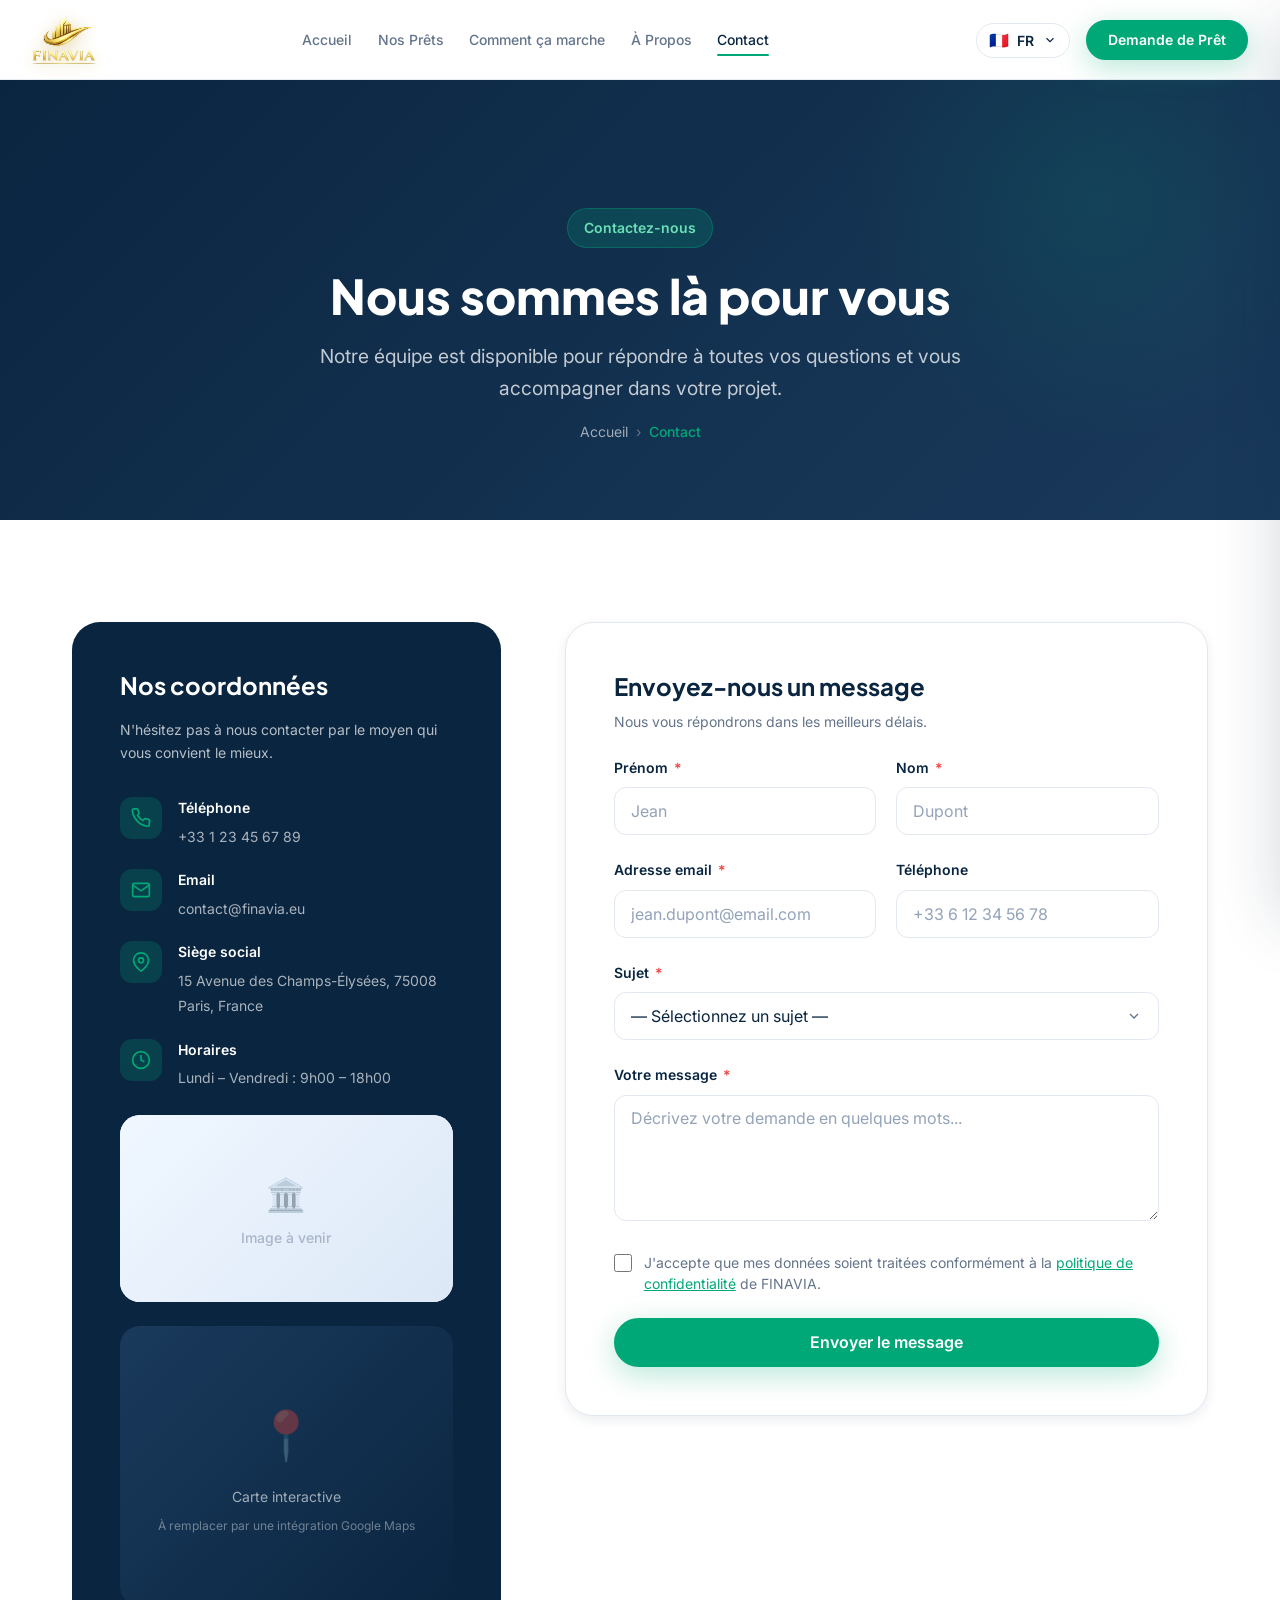
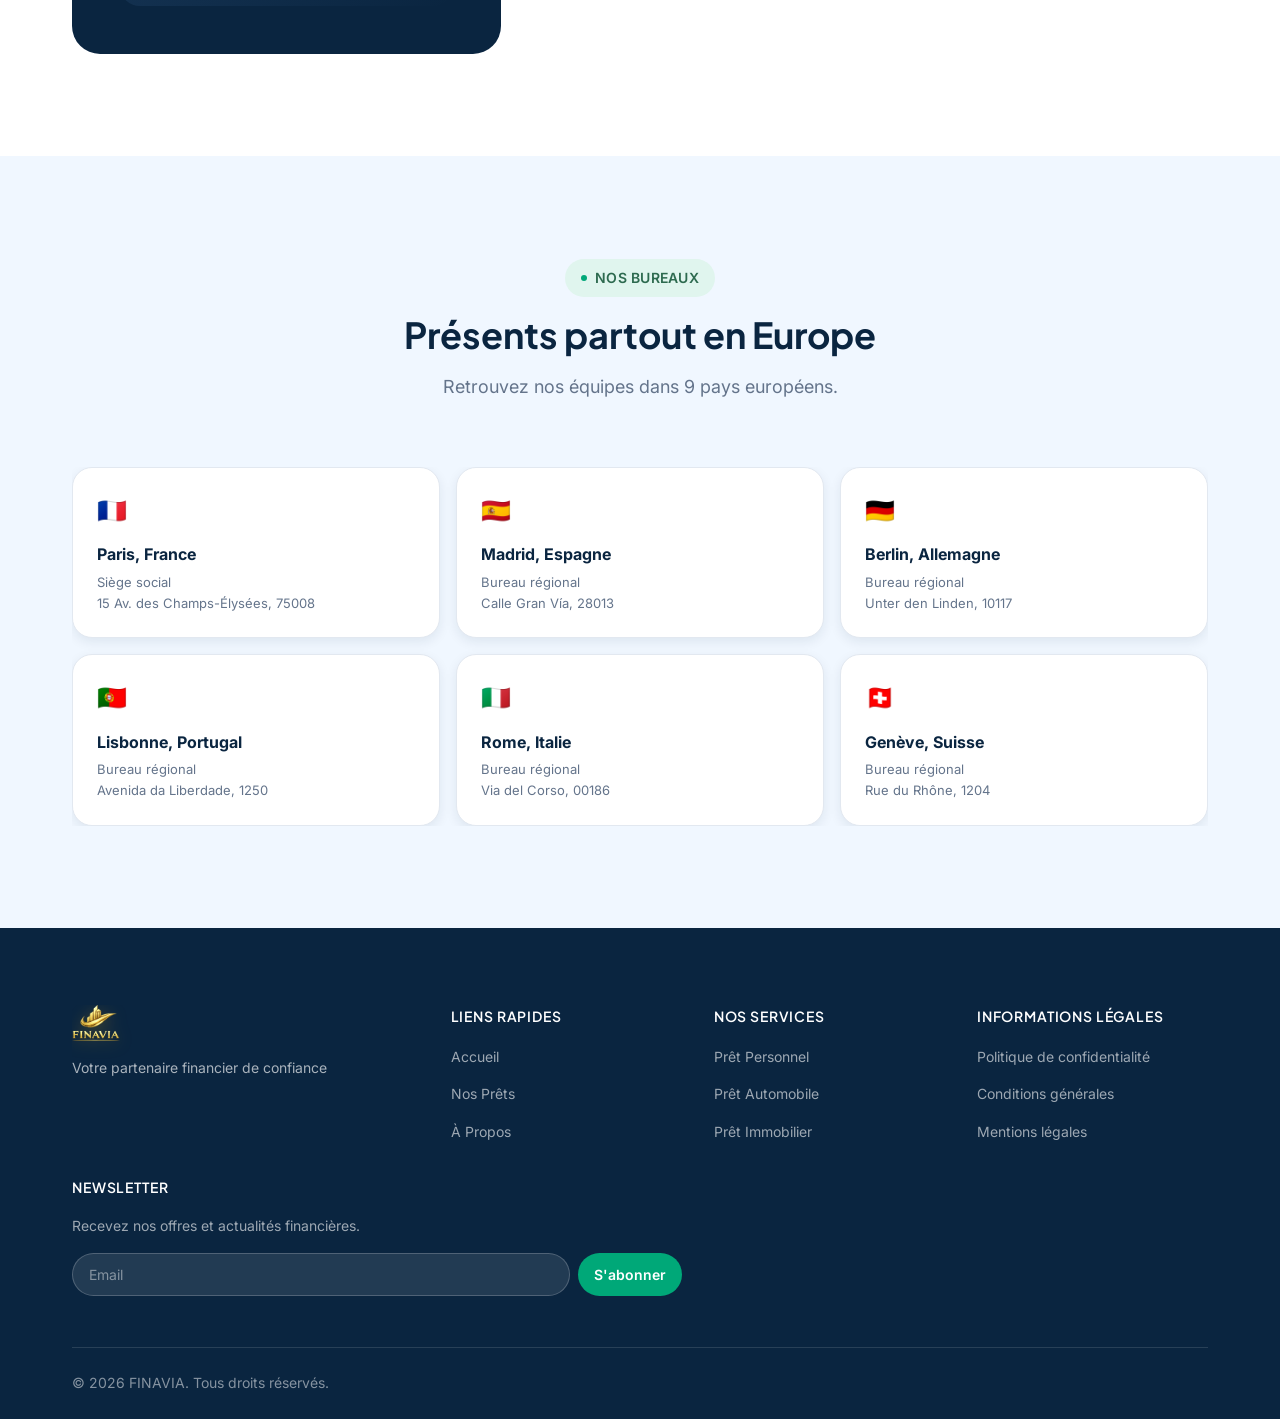
<file: contact.html>
<!DOCTYPE html>
<html lang="fr">
<head>
  <meta charset="UTF-8">
  <meta name="viewport" content="width=device-width, initial-scale=1.0">
  <title>Contact – Contactez FINAVIA | Partenaire financier européen</title>
  <meta name="description" content="Contactez FINAVIA par téléphone, email ou formulaire. Notre équipe est disponible du lundi au vendredi de 9h à 18h pour répondre à toutes vos questions.">
  <link rel="icon" type="image/png" href="assets/favicon.png">
  <link rel="preconnect" href="https://fonts.googleapis.com">
  <link href="https://fonts.googleapis.com/css2?family=Plus+Jakarta+Sans:wght@400;500;600;700;800&family=Inter:wght@400;500;600;700&display=swap" rel="stylesheet">
  <link rel="stylesheet" href="css/main.css">
  <link rel="stylesheet" href="css/animations.css">
  <link rel="stylesheet" href="css/responsive.css">
</head>
<body>
  <!-- =============================================
       PRÉCHARGEUR DE PAGE
       Logo + anneau qui tourne une seule fois, puis disparaît.
       Animation 100% CSS, aucun impact sur les performances
       (voir css/main.css section 30 et js/main.js initPageLoader()).
       ============================================= -->
  <div class="page-loader" id="pageLoader" role="presentation" aria-hidden="true">
    <div class="page-loader-stage">
      <div class="page-loader-ring"></div>
      <img src="assets/images/logo-full.webp" class="page-loader-logo" alt="">
    </div>
  </div>
  <a class="skip-link" href="#main-content">Aller au contenu principal</a>
  <div class="mobile-overlay" id="mobileOverlay"></div>

  <header class="site-header" id="site-header">
    <div class="container header-inner">
      <a href="index.html" class="header-logo"><img src="assets/images/logo-full.webp" class="logo-full--header" alt="FINAVIA"></a>
      <nav class="header-nav"><ul class="nav-list">
        <li><a href="index.html" class="nav-link" data-i18n="nav.home">Accueil</a></li>
        <li><a href="nos-prets.html" class="nav-link" data-i18n="nav.loans">Nos Prêts</a></li>
        <li><a href="comment-ca-marche.html" class="nav-link" data-i18n="nav.howItWorks">Comment ça marche</a></li>
        <li><a href="a-propos.html" class="nav-link" data-i18n="nav.about">À Propos</a></li>
        <li><a href="contact.html" class="nav-link" data-i18n="nav.contact">Contact</a></li>
      </ul></nav>
      <div class="header-actions">
        <div class="lang-switcher" id="langSwitcher">
          <button class="lang-current" id="langCurrent" aria-haspopup="true" aria-expanded="false">
            <span class="lang-flag" id="currentFlag">🇫🇷</span><span class="lang-code" id="currentCode">FR</span>
            <svg class="lang-chevron" viewBox="0 0 24 24" fill="none" stroke="currentColor" stroke-width="2"><polyline points="6 9 12 15 18 9"/></svg>
          </button>
          <div class="lang-dropdown" id="langDropdown" role="menu">
            <button class="lang-option" data-lang="fr">🇫🇷 Français</button>
            <button class="lang-option" data-lang="es">🇪🇸 Español</button>
            <button class="lang-option" data-lang="de">🇩🇪 Deutsch</button>
            <button class="lang-option" data-lang="pt">🇵🇹 Português</button>
            <button class="lang-option" data-lang="it">🇮🇹 Italiano</button>
          </div>
        </div>
        <a href="demande-de-pret.html" class="btn btn-primary btn-sm" data-i18n="nav.apply">Demande</a>
        <button class="hamburger" id="hamburger" aria-label="Menu" aria-expanded="false">
          <span class="hamburger-line"></span><span class="hamburger-line"></span><span class="hamburger-line"></span>
        </button>
      </div>
    </div>
    </header>

  <div class="mobile-menu" id="mobileMenu" aria-hidden="true">
      <div class="mobile-menu-inner">
        <div class="mobile-menu-header">
          <a href="index.html" class="header-logo"><img src="assets/images/logo-full.webp" class="logo-full--sm" alt="FINAVIA"></a>
          <button class="mobile-menu-close" id="mobileClose"><svg viewBox="0 0 24 24" fill="none" stroke="currentColor" stroke-width="2"><line x1="18" y1="6" x2="6" y2="18"/><line x1="6" y1="6" x2="18" y2="18"/></svg></button>
        </div>
        <nav><ul class="mobile-nav-list">
          <li><a href="index.html" class="mobile-nav-link" data-i18n="nav.home">Accueil</a></li>
          <li><a href="nos-prets.html" class="mobile-nav-link" data-i18n="nav.loans">Nos Prêts</a></li>
          <li><a href="comment-ca-marche.html" class="mobile-nav-link" data-i18n="nav.howItWorks">Comment ça marche</a></li>
          <li><a href="a-propos.html" class="mobile-nav-link" data-i18n="nav.about">À Propos</a></li>
          <li><a href="contact.html" class="mobile-nav-link" data-i18n="nav.contact">Contact</a></li>
          <li><a href="demande-de-pret.html" class="mobile-nav-link mobile-cta" data-i18n="nav.apply">Demande de Prêt</a></li>
        </ul></nav>
        <div class="mobile-lang-section"><p class="mobile-lang-title">Langue</p>
          <div class="mobile-lang-grid">
            <button class="mobile-lang-btn active" data-lang="fr">🇫🇷 FR</button>
            <button class="mobile-lang-btn" data-lang="es">🇪🇸 ES</button>
            <button class="mobile-lang-btn" data-lang="de">🇩🇪 DE</button>
            <button class="mobile-lang-btn" data-lang="pt">🇵🇹 PT</button>
            <button class="mobile-lang-btn" data-lang="it">🇮🇹 IT</button>
          </div>
        </div>
      </div>
    </div>


  <main id="main-content">
    <!-- PAGE HERO -->
    <section class="page-hero">
      <div class="container page-hero-content">
        <span class="page-hero-badge" data-i18n="contact.hero.badge">Contactez-nous</span>
        <h1 class="page-hero-title" data-i18n="contact.hero.title">Nous sommes là pour vous</h1>
        <p class="page-hero-subtitle" data-i18n="contact.hero.subtitle">Notre équipe est disponible pour répondre à toutes vos questions et vous accompagner dans votre projet.</p>
        <nav class="breadcrumb">
          <a href="index.html" data-i18n="nav.home">Accueil</a>
          <span class="breadcrumb-sep">›</span>
          <span class="breadcrumb-current" data-i18n="nav.contact">Contact</span>
        </nav>
      </div>
    </section>

    <!-- SECTION CONTACT PRINCIPALE -->
    <section class="section">
      <div class="container">
        <div class="contact-layout">

          <!-- Infos contact -->
          <div class="contact-info-block reveal-left">
            <h2 class="contact-info-title" data-i18n="contact.info.title">Nos coordonnées</h2>
            <p class="contact-info-desc" data-i18n="contact.info.desc">N'hésitez pas à nous contacter par le moyen qui vous convient le mieux.</p>

            <div class="contact-details">
              <!-- Téléphone -->
              <div class="contact-detail">
                <div class="contact-detail-icon">
                  <svg viewBox="0 0 24 24" fill="none" stroke="currentColor" stroke-width="2">
                    <path d="M22 16.92v3a2 2 0 0 1-2.18 2 19.79 19.79 0 0 1-8.63-3.07A19.5 19.5 0 0 1 4.69 12 19.79 19.79 0 0 1 1.61 3.43 2 2 0 0 1 3.6 1h3a2 2 0 0 1 2 1.72c.127.96.361 1.903.7 2.81a2 2 0 0 1-.45 2.11L7.91 8.69a16 16 0 0 0 6.32 6.32l1.65-1.65a2 2 0 0 1 2.11-.45c.907.339 1.85.573 2.81.7A2 2 0 0 1 22 16.92z"/>
                  </svg>
                </div>
                <div class="contact-detail-text">
                  <strong data-i18n="contact.phone.label">Téléphone</strong>
                  <span><a href="tel:+33123456789" style="color:rgba(255,255,255,0.65);text-decoration:none;" data-i18n="contact.phone.value">+33 1 23 45 67 89</a></span>
                </div>
              </div>

              <!-- Email -->
              <div class="contact-detail">
                <div class="contact-detail-icon">
                  <svg viewBox="0 0 24 24" fill="none" stroke="currentColor" stroke-width="2">
                    <path d="M4 4h16c1.1 0 2 .9 2 2v12c0 1.1-.9 2-2 2H4c-1.1 0-2-.9-2-2V6c0-1.1.9-2 2-2z"/>
                    <polyline points="22,6 12,13 2,6"/>
                  </svg>
                </div>
                <div class="contact-detail-text">
                  <strong data-i18n="contact.email.label">Email</strong>
                  <span><a href="mailto:contact@finavia.eu" style="color:rgba(255,255,255,0.65);text-decoration:none;" data-i18n="contact.email.value">contact@finavia.eu</a></span>
                </div>
              </div>

              <!-- Adresse -->
              <div class="contact-detail">
                <div class="contact-detail-icon">
                  <svg viewBox="0 0 24 24" fill="none" stroke="currentColor" stroke-width="2">
                    <path d="M21 10c0 7-9 13-9 13s-9-6-9-13a9 9 0 0 1 18 0z"/>
                    <circle cx="12" cy="10" r="3"/>
                  </svg>
                </div>
                <div class="contact-detail-text">
                  <strong data-i18n="contact.address.label">Siège social</strong>
                  <span data-i18n="contact.address.value">15 Avenue des Champs-Élysées, 75008 Paris, France</span>
                </div>
              </div>

              <!-- Horaires -->
              <div class="contact-detail">
                <div class="contact-detail-icon">
                  <svg viewBox="0 0 24 24" fill="none" stroke="currentColor" stroke-width="2">
                    <circle cx="12" cy="12" r="10"/>
                    <polyline points="12 6 12 12 16 14"/>
                  </svg>
                </div>
                <div class="contact-detail-text">
                  <strong data-i18n="contact.hours.label">Horaires</strong>
                  <span data-i18n="contact.hours.value">Lundi – Vendredi : 9h00 – 18h00</span>
                </div>
              </div>
            </div>

            <!-- Photo de l'agence (gérée depuis Cloudinary) -->
            <div class="cld-photo" data-cld="finavia/contact/office" data-cld-w="600" style="--cld-ratio:16/9; margin-top:1.5rem;" role="img" data-i18n-aria="contact.office.imgalt" aria-label="Agence FINAVIA à Paris">
              <div class="cld-photo-placeholder">
                <span class="cld-photo-placeholder-icon">🏛️</span>
                <span class="cld-photo-placeholder-text" data-i18n="home.gallery.placeholder">Image à venir</span>
              </div>
            </div>

            <!-- Carte placeholder -->
            <div class="map-placeholder">
              <div class="map-placeholder-icon">📍</div>
              <p class="map-placeholder-text" data-i18n="contact.map">Carte interactive</p>
              <p class="map-placeholder-sub" data-i18n="contact.map.sub">À remplacer par une intégration Google Maps</p>
            </div>
          </div>

          <!-- Formulaire -->
          <div class="contact-form-card reveal-right">
            <h2 class="contact-form-title" data-i18n="contact.form.title">Envoyez-nous un message</h2>
            <p class="contact-form-subtitle" data-i18n="contact.form.subtitle">Nous vous répondrons dans les meilleurs délais.</p>

            <!-- Message de succès (caché par défaut) -->
            <div id="contactSuccess" class="alert alert-success" style="display:none;margin-bottom:1.5rem;">
              <span>✓</span>
              <span data-i18n="contact.form.success">Message envoyé ! Nous vous répondrons sous 24 heures.</span>
            </div>

            <form id="contactForm" novalidate>
              <div class="form-grid">
                <div class="form-group">
                  <label class="form-label" for="contactFirstname">
                    <span data-i18n="contact.form.firstname">Prénom</span>
                    <span class="required" aria-hidden="true">*</span>
                  </label>
                  <input type="text" class="form-input" id="contactFirstname" name="firstname"
                         data-i18n-placeholder="form.ph.firstname" placeholder="Jean" required autocomplete="given-name">
                  <span class="form-error" id="contactFirstnameError" role="alert"></span>
                </div>
                <div class="form-group">
                  <label class="form-label" for="contactLastname">
                    <span data-i18n="contact.form.lastname">Nom</span>
                    <span class="required" aria-hidden="true">*</span>
                  </label>
                  <input type="text" class="form-input" id="contactLastname" name="lastname"
                         data-i18n-placeholder="form.ph.lastname" placeholder="Dupont" required autocomplete="family-name">
                  <span class="form-error" id="contactLastnameError" role="alert"></span>
                </div>
              </div>

              <div class="form-grid">
                <div class="form-group">
                  <label class="form-label" for="contactEmail">
                    <span data-i18n="contact.form.email">Adresse email</span>
                    <span class="required" aria-hidden="true">*</span>
                  </label>
                  <input type="email" class="form-input" id="contactEmail" name="email"
                         data-i18n-placeholder="form.ph.email" placeholder="jean.dupont@email.com" required autocomplete="email">
                  <span class="form-error" id="contactEmailError" role="alert"></span>
                </div>
                <div class="form-group">
                  <label class="form-label" for="contactPhone">
                    <span data-i18n="contact.form.phone">Téléphone</span>
                  </label>
                  <input type="tel" class="form-input" id="contactPhone" name="phone"
                         data-i18n-placeholder="form.ph.phone" placeholder="+33 6 12 34 56 78" autocomplete="tel">
                  <span class="form-error" id="contactPhoneError" role="alert"></span>
                </div>
              </div>

              <div class="form-group">
                <label class="form-label" for="contactSubject">
                  <span data-i18n="contact.form.subject">Sujet</span>
                  <span class="required" aria-hidden="true">*</span>
                </label>
                <select class="form-select" id="contactSubject" name="subject" required>
                  <option value="" disabled selected>— Sélectionnez un sujet —</option>
                  <option value="general" data-i18n-option="contact.subject.general">Question générale</option>
                  <option value="loan"    data-i18n-option="contact.subject.loan">Demande de prêt</option>
                  <option value="status"  data-i18n-option="contact.subject.status">Suivi de dossier</option>
                  <option value="complaint" data-i18n-option="contact.subject.complaint">Réclamation</option>
                  <option value="other"   data-i18n-option="contact.subject.other">Autre</option>
                </select>
                <span class="form-error" id="contactSubjectError" role="alert"></span>
              </div>

              <div class="form-group">
                <label class="form-label" for="contactMessage">
                  <span data-i18n="contact.form.message">Votre message</span>
                  <span class="required" aria-hidden="true">*</span>
                </label>
                <textarea class="form-textarea" id="contactMessage" name="message" rows="5"
                          placeholder="Décrivez votre demande en quelques mots..." required></textarea>
                <span class="form-error" id="contactMessageError" role="alert"></span>
              </div>

              <div class="form-group">
                <label class="form-check">
                  <input type="checkbox" id="contactConsent" name="consent" required>
                  <span class="form-check-label">
                    J'accepte que mes données soient traitées conformément à la
                    <a href="#" tabindex="-1">politique de confidentialité</a> de FINAVIA.
                  </span>
                </label>
                <span class="form-error" id="contactConsentError" role="alert"></span>
              </div>

              <button type="submit" class="btn btn-primary" style="width:100%;" data-i18n="contact.form.submit">
                Envoyer le message
              </button>
            </form>
          </div>
        </div>
      </div>
    </section>

    <!-- BUREAUX EUROPE -->
    <section class="section section--alt">
      <div class="container">
        <div class="section-header">
          <span class="section-badge">Nos bureaux</span>
          <h2 class="section-title">Présents partout en Europe</h2>
          <p class="section-subtitle">Retrouvez nos équipes dans 9 pays européens.</p>
        </div>
        <div class="office-cards-grid">
          <div class="card" style="padding:1.5rem;">
            <div style="font-size:1.5rem;margin-bottom:0.75rem;">🇫🇷</div>
            <h3 style="font-size:1rem;font-weight:700;color:var(--clr-primary);margin-bottom:0.25rem;">Paris, France</h3>
            <p style="font-size:0.8125rem;color:var(--clr-text-muted);">Siège social<br>15 Av. des Champs-Élysées, 75008</p>
          </div>
          <div class="card" style="padding:1.5rem;">
            <div style="font-size:1.5rem;margin-bottom:0.75rem;">🇪🇸</div>
            <h3 style="font-size:1rem;font-weight:700;color:var(--clr-primary);margin-bottom:0.25rem;">Madrid, Espagne</h3>
            <p style="font-size:0.8125rem;color:var(--clr-text-muted);">Bureau régional<br>Calle Gran Vía, 28013</p>
          </div>
          <div class="card" style="padding:1.5rem;">
            <div style="font-size:1.5rem;margin-bottom:0.75rem;">🇩🇪</div>
            <h3 style="font-size:1rem;font-weight:700;color:var(--clr-primary);margin-bottom:0.25rem;">Berlin, Allemagne</h3>
            <p style="font-size:0.8125rem;color:var(--clr-text-muted);">Bureau régional<br>Unter den Linden, 10117</p>
          </div>
          <div class="card" style="padding:1.5rem;">
            <div style="font-size:1.5rem;margin-bottom:0.75rem;">🇵🇹</div>
            <h3 style="font-size:1rem;font-weight:700;color:var(--clr-primary);margin-bottom:0.25rem;">Lisbonne, Portugal</h3>
            <p style="font-size:0.8125rem;color:var(--clr-text-muted);">Bureau régional<br>Avenida da Liberdade, 1250</p>
          </div>
          <div class="card" style="padding:1.5rem;">
            <div style="font-size:1.5rem;margin-bottom:0.75rem;">🇮🇹</div>
            <h3 style="font-size:1rem;font-weight:700;color:var(--clr-primary);margin-bottom:0.25rem;">Rome, Italie</h3>
            <p style="font-size:0.8125rem;color:var(--clr-text-muted);">Bureau régional<br>Via del Corso, 00186</p>
          </div>
          <div class="card" style="padding:1.5rem;">
            <div style="font-size:1.5rem;margin-bottom:0.75rem;">🇨🇭</div>
            <h3 style="font-size:1rem;font-weight:700;color:var(--clr-primary);margin-bottom:0.25rem;">Genève, Suisse</h3>
            <p style="font-size:0.8125rem;color:var(--clr-text-muted);">Bureau régional<br>Rue du Rhône, 1204</p>
          </div>
        </div>
      </div>
    </section>
  </main>

  <footer class="site-footer"><div class="container">
    <div class="footer-grid">
      <div class="footer-brand"><a href="index.html" class="footer-logo"><img src="assets/images/logo-full.webp" class="logo-full--sm" alt="FINAVIA"></a><p class="footer-tagline" data-i18n="footer.tagline">Votre partenaire financier de confiance</p></div>
      <div class="footer-col"><h3 class="footer-heading" data-i18n="footer.links">Liens rapides</h3><ul class="footer-links"><li><a href="index.html" data-i18n="nav.home">Accueil</a></li><li><a href="nos-prets.html" data-i18n="nav.loans">Nos Prêts</a></li><li><a href="a-propos.html" data-i18n="nav.about">À Propos</a></li></ul></div>
      <div class="footer-col"><h3 class="footer-heading" data-i18n="footer.services">Services</h3><ul class="footer-links"><li><a href="nos-prets.html#personnel" data-i18n="service.personal.title">Prêt Personnel</a></li><li><a href="nos-prets.html#auto" data-i18n="service.auto.title">Prêt Auto</a></li><li><a href="nos-prets.html#immo" data-i18n="service.immo.title">Prêt Immobilier</a></li></ul></div>
      <div class="footer-col"><h3 class="footer-heading" data-i18n="footer.legal">Légal</h3><ul class="footer-links"><li><a href="#" data-i18n="footer.privacy">Confidentialité</a></li><li><a href="#" data-i18n="footer.terms">CGU</a></li><li><a href="#" data-i18n="footer.legal_notice">Mentions légales</a></li></ul></div>
      <div class="footer-col"><h3 class="footer-heading" data-i18n="footer.newsletter">Newsletter</h3><p class="footer-newsletter-desc" data-i18n="footer.newsletter.desc">Recevez nos offres.</p><div class="newsletter-form"><input type="email" class="newsletter-input" id="newsletterEmail" placeholder="Email"><button class="newsletter-btn" id="newsletterBtn" data-i18n="footer.newsletter.btn">S'abonner</button></div></div>
    </div>
    <div class="footer-bottom"><p class="footer-copy">© <span id="currentYear">2024</span> FINAVIA. <span data-i18n="footer.rights">Tous droits réservés</span>.</p></div>
  </div></footer>

  <script src="js/i18n.js"></script>
  <script src="js/main.js"></script>
  <script src="js/animations.js"></script>
  <script src="js/form.js"></script>
  <script src="js/cloudinary.js"></script>
</body>
</html>
</file>
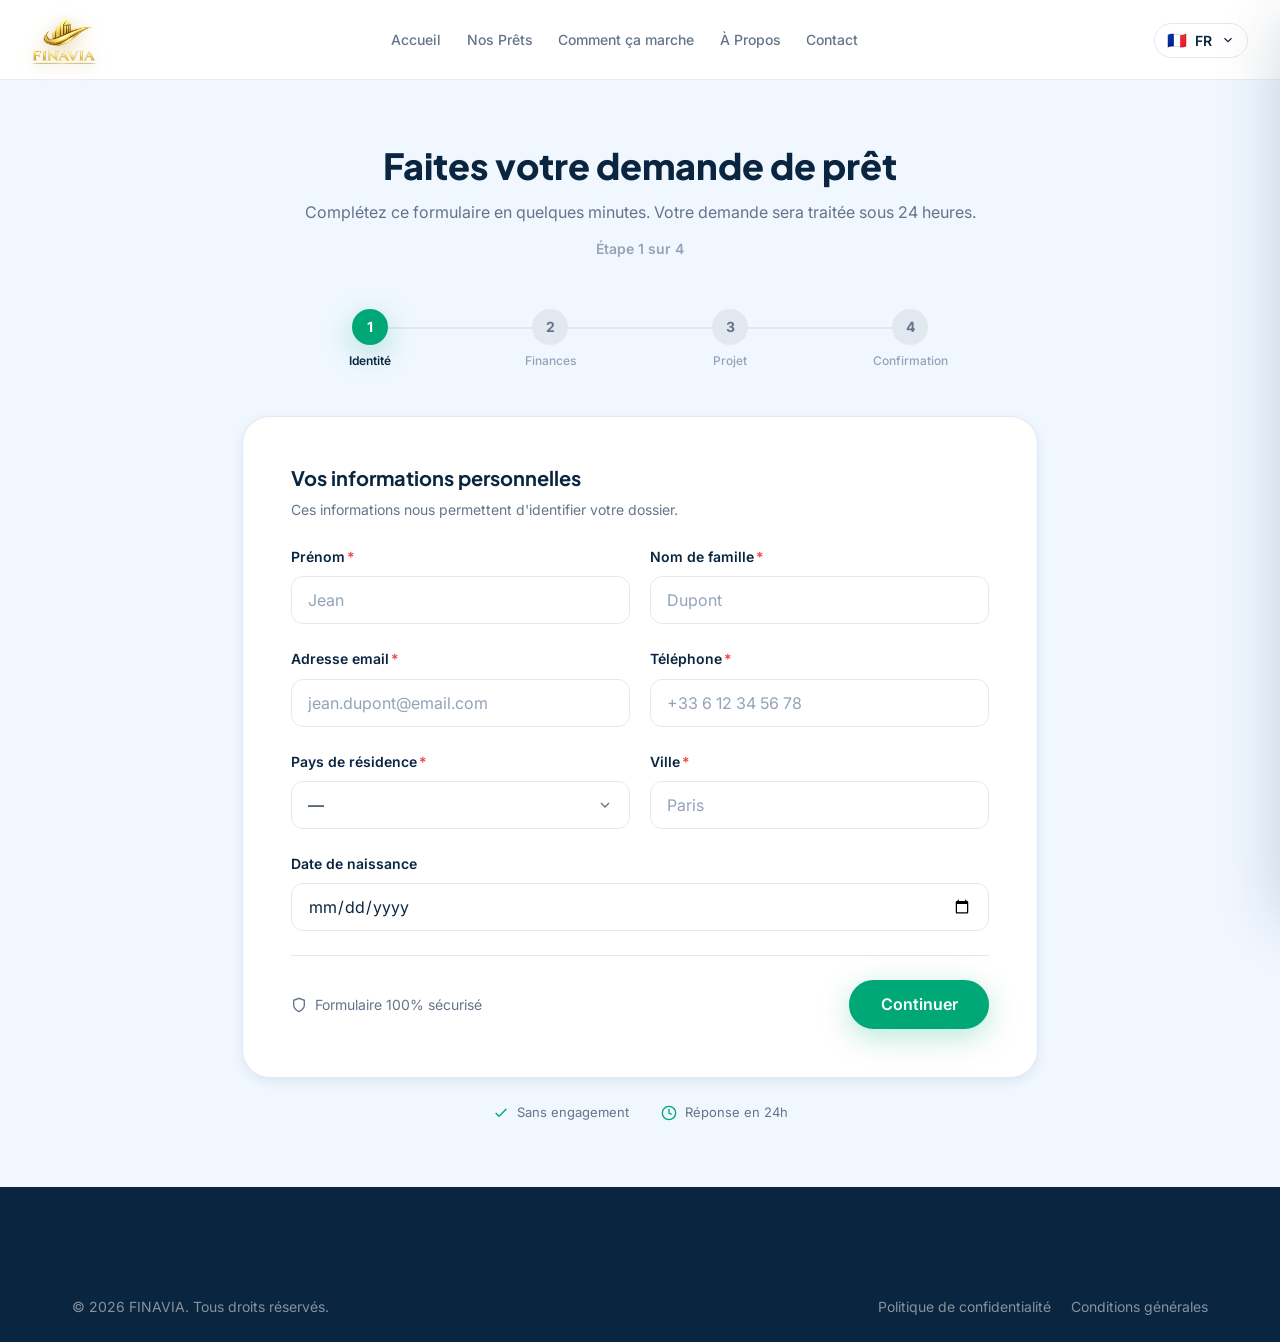
<file: demande-de-pret.html>
<!DOCTYPE html>
<html lang="fr">
<head>
  <meta charset="UTF-8">
  <meta name="viewport" content="width=device-width, initial-scale=1.0">
  <title>Demande de Prêt – Réponse en 24h | FINAVIA</title>
  <meta name="description" content="Faites votre demande de prêt FINAVIA en ligne en 5 minutes. Formulaire sécurisé, sans engagement, réponse sous 24 heures ouvrées.">
  <meta name="robots" content="noindex, follow">
  <link rel="icon" type="image/png" href="assets/favicon.png">
  <link rel="preconnect" href="https://fonts.googleapis.com">
  <link href="https://fonts.googleapis.com/css2?family=Plus+Jakarta+Sans:wght@400;500;600;700;800&family=Inter:wght@400;500;600;700&display=swap" rel="stylesheet">
  <link rel="stylesheet" href="css/main.css">
  <link rel="stylesheet" href="css/animations.css">
  <link rel="stylesheet" href="css/responsive.css">
</head>
<body>
  <!-- =============================================
       PRÉCHARGEUR DE PAGE
       Logo + anneau qui tourne une seule fois, puis disparaît.
       Animation 100% CSS, aucun impact sur les performances
       (voir css/main.css section 30 et js/main.js initPageLoader()).
       ============================================= -->
  <div class="page-loader" id="pageLoader" role="presentation" aria-hidden="true">
    <div class="page-loader-stage">
      <div class="page-loader-ring"></div>
      <img src="assets/images/logo-full.webp" class="page-loader-logo" alt="">
    </div>
  </div>
  <a class="skip-link" href="#main-content">Aller au contenu principal</a>
  <div class="mobile-overlay" id="mobileOverlay"></div>

  <header class="site-header" id="site-header">
    <div class="container header-inner">
      <a href="index.html" class="header-logo"><img src="assets/images/logo-full.webp" class="logo-full--header" alt="FINAVIA"></a>
      <nav class="header-nav"><ul class="nav-list">
        <li><a href="index.html" class="nav-link" data-i18n="nav.home">Accueil</a></li>
        <li><a href="nos-prets.html" class="nav-link" data-i18n="nav.loans">Nos Prêts</a></li>
        <li><a href="comment-ca-marche.html" class="nav-link" data-i18n="nav.howItWorks">Comment ça marche</a></li>
        <li><a href="a-propos.html" class="nav-link" data-i18n="nav.about">À Propos</a></li>
        <li><a href="contact.html" class="nav-link" data-i18n="nav.contact">Contact</a></li>
      </ul></nav>
      <div class="header-actions">
        <div class="lang-switcher" id="langSwitcher">
          <button class="lang-current" id="langCurrent" aria-haspopup="true" aria-expanded="false">
            <span class="lang-flag" id="currentFlag">🇫🇷</span><span class="lang-code" id="currentCode">FR</span>
            <svg class="lang-chevron" viewBox="0 0 24 24" fill="none" stroke="currentColor" stroke-width="2"><polyline points="6 9 12 15 18 9"/></svg>
          </button>
          <div class="lang-dropdown" id="langDropdown" role="menu">
            <button class="lang-option" data-lang="fr">🇫🇷 Français</button>
            <button class="lang-option" data-lang="es">🇪🇸 Español</button>
            <button class="lang-option" data-lang="de">🇩🇪 Deutsch</button>
            <button class="lang-option" data-lang="pt">🇵🇹 Português</button>
            <button class="lang-option" data-lang="it">🇮🇹 Italiano</button>
          </div>
        </div>
        <button class="hamburger" id="hamburger" aria-label="Menu" aria-expanded="false">
          <span class="hamburger-line"></span><span class="hamburger-line"></span><span class="hamburger-line"></span>
        </button>
      </div>
    </div>
    </header>

  <div class="mobile-menu" id="mobileMenu" aria-hidden="true">
      <div class="mobile-menu-inner">
        <div class="mobile-menu-header">
          <a href="index.html" class="header-logo"><img src="assets/images/logo-full.webp" class="logo-full--sm" alt="FINAVIA"></a>
          <button class="mobile-menu-close" id="mobileClose"><svg viewBox="0 0 24 24" fill="none" stroke="currentColor" stroke-width="2"><line x1="18" y1="6" x2="6" y2="18"/><line x1="6" y1="6" x2="18" y2="18"/></svg></button>
        </div>
        <nav><ul class="mobile-nav-list">
          <li><a href="index.html" class="mobile-nav-link" data-i18n="nav.home">Accueil</a></li>
          <li><a href="nos-prets.html" class="mobile-nav-link" data-i18n="nav.loans">Nos Prêts</a></li>
          <li><a href="comment-ca-marche.html" class="mobile-nav-link" data-i18n="nav.howItWorks">Comment ça marche</a></li>
          <li><a href="a-propos.html" class="mobile-nav-link" data-i18n="nav.about">À Propos</a></li>
          <li><a href="contact.html" class="mobile-nav-link" data-i18n="nav.contact">Contact</a></li>
        </ul></nav>
        <div class="mobile-lang-section"><p class="mobile-lang-title">Langue</p>
          <div class="mobile-lang-grid">
            <button class="mobile-lang-btn active" data-lang="fr">🇫🇷 FR</button>
            <button class="mobile-lang-btn" data-lang="es">🇪🇸 ES</button>
            <button class="mobile-lang-btn" data-lang="de">🇩🇪 DE</button>
            <button class="mobile-lang-btn" data-lang="pt">🇵🇹 PT</button>
            <button class="mobile-lang-btn" data-lang="it">🇮🇹 IT</button>
          </div>
        </div>
      </div>
    </div>


  <main id="main-content">
    <div class="loan-form-page">
      <div class="loan-form-wrapper">

        <!-- En-tête formulaire -->
        <div class="loan-form-header">
          <h1 class="loan-form-title" data-i18n="form.hero.title">Faites votre demande de prêt</h1>
          <p class="loan-form-subtitle" data-i18n="form.hero.subtitle">Complétez ce formulaire en quelques minutes. Votre demande sera traitée sous 24 heures.</p>
          <p id="stepCounter" style="margin-top:0.75rem;font-size:0.875rem;color:var(--clr-text-light);font-weight:600;">Étape 1 sur 4</p>
        </div>

        <!-- Barre de progression -->
        <div class="form-progress">
          <div class="form-progress-steps">
            <div class="progress-step-item active" data-step="1">
              <div class="progress-step-num">1</div>
              <span class="progress-step-label" data-i18n="form.progress.step1">Identité</span>
            </div>
            <div class="progress-step-item" data-step="2">
              <div class="progress-step-num">2</div>
              <span class="progress-step-label" data-i18n="form.progress.step2">Finances</span>
            </div>
            <div class="progress-step-item" data-step="3">
              <div class="progress-step-num">3</div>
              <span class="progress-step-label" data-i18n="form.progress.step3">Projet</span>
            </div>
            <div class="progress-step-item" data-step="4">
              <div class="progress-step-num">4</div>
              <span class="progress-step-label" data-i18n="form.progress.step4">Confirmation</span>
            </div>
          </div>
        </div>

        <!-- Carte formulaire -->
        <div class="form-step-card">
          <form id="loanForm" novalidate>

            <!-- ============================================
                 ÉTAPE 1 : IDENTITÉ
                 ============================================ -->
            <div class="form-step active" id="step1">
              <h2 class="form-step-title" data-i18n="form.step1.title">Vos informations personnelles</h2>
              <p class="form-step-desc" data-i18n="form.step1.desc">Ces informations nous permettent d'identifier votre dossier.</p>

              <div class="form-grid">
                <div class="form-group">
                  <label class="form-label" for="fieldFirstname">
                    <span data-i18n="form.field.firstname">Prénom</span><span class="required">*</span>
                  </label>
                  <input type="text" class="form-input" id="fieldFirstname" required
                         data-i18n-placeholder="form.ph.firstname" placeholder="Jean" autocomplete="given-name">
                  <span class="form-error" id="fieldFirstnameError"></span>
                </div>
                <div class="form-group">
                  <label class="form-label" for="fieldLastname">
                    <span data-i18n="form.field.lastname">Nom de famille</span><span class="required">*</span>
                  </label>
                  <input type="text" class="form-input" id="fieldLastname" required
                         data-i18n-placeholder="form.ph.lastname" placeholder="Dupont" autocomplete="family-name">
                  <span class="form-error" id="fieldLastnameError"></span>
                </div>
              </div>

              <div class="form-grid">
                <div class="form-group">
                  <label class="form-label" for="fieldEmail">
                    <span data-i18n="form.field.email">Adresse email</span><span class="required">*</span>
                  </label>
                  <input type="email" class="form-input" id="fieldEmail" required
                         data-i18n-placeholder="form.ph.email" placeholder="jean.dupont@email.com" autocomplete="email">
                  <span class="form-error" id="fieldEmailError"></span>
                </div>
                <div class="form-group">
                  <label class="form-label" for="fieldPhone">
                    <span data-i18n="form.field.phone">Téléphone</span><span class="required">*</span>
                  </label>
                  <input type="tel" class="form-input" id="fieldPhone" required
                         data-i18n-placeholder="form.ph.phone" placeholder="+33 6 12 34 56 78" autocomplete="tel">
                  <span class="form-error" id="fieldPhoneError"></span>
                </div>
              </div>

              <div class="form-grid">
                <div class="form-group">
                  <label class="form-label" for="fieldCountry">
                    <span data-i18n="form.field.country">Pays de résidence</span><span class="required">*</span>
                  </label>
                  <select class="form-select" id="fieldCountry" required>
                    <option value="" disabled selected>—</option>
                    <option value="FR" data-i18n-option="country.fr">France</option>
                    <option value="ES" data-i18n-option="country.es">Espagne</option>
                    <option value="DE" data-i18n-option="country.de">Allemagne</option>
                    <option value="PT" data-i18n-option="country.pt">Portugal</option>
                    <option value="IT" data-i18n-option="country.it">Italie</option>
                    <option value="CH" data-i18n-option="country.ch">Suisse</option>
                    <option value="BE" data-i18n-option="country.be">Belgique</option>
                    <option value="MC" data-i18n-option="country.mc">Monaco</option>
                    <option value="LU" data-i18n-option="country.lu">Luxembourg</option>
                  </select>
                  <span class="form-error" id="fieldCountryError"></span>
                </div>
                <div class="form-group">
                  <label class="form-label" for="fieldCity">
                    <span data-i18n="form.field.city">Ville</span><span class="required">*</span>
                  </label>
                  <input type="text" class="form-input" id="fieldCity" required
                         data-i18n-placeholder="form.ph.city" placeholder="Paris" autocomplete="address-level2">
                  <span class="form-error" id="fieldCityError"></span>
                </div>
              </div>

              <div class="form-group">
                <label class="form-label" for="fieldBirthdate">
                  <span data-i18n="form.field.birthdate">Date de naissance</span>
                </label>
                <input type="date" class="form-input" id="fieldBirthdate" autocomplete="bday">
              </div>
            </div>

            <!-- ============================================
                 ÉTAPE 2 : SITUATION FINANCIÈRE
                 ============================================ -->
            <div class="form-step" id="step2">
              <h2 class="form-step-title" data-i18n="form.step2.title">Votre situation financière</h2>
              <p class="form-step-desc" data-i18n="form.step2.desc">Ces données sont nécessaires pour analyser votre capacité de remboursement.</p>

              <div class="form-group">
                <label class="form-label" for="fieldProfession">
                  <span data-i18n="form.field.profession">Profession</span><span class="required">*</span>
                </label>
                <select class="form-select" id="fieldProfession" required>
                  <option value="" disabled selected>—</option>
                  <option value="employee" data-i18n-option="profession.employee">Salarié(e)</option>
                  <option value="civil"    data-i18n-option="profession.civil">Fonctionnaire</option>
                  <option value="self"     data-i18n-option="profession.self">Indépendant(e) / Auto-entrepreneur</option>
                  <option value="manager"  data-i18n-option="profession.manager">Dirigeant(e) d'entreprise</option>
                  <option value="retired"  data-i18n-option="profession.retired">Retraité(e)</option>
                  <option value="student"  data-i18n-option="profession.student">Étudiant(e)</option>
                  <option value="other"    data-i18n-option="profession.other">Autre</option>
                </select>
                <span class="form-error" id="fieldProfessionError"></span>
              </div>

              <div class="form-grid">
                <div class="form-group">
                  <label class="form-label" for="fieldIncome">
                    <span data-i18n="form.field.income">Revenus nets mensuels (€)</span><span class="required">*</span>
                  </label>
                  <input type="number" class="form-input" id="fieldIncome" required min="0" step="50"
                         data-i18n-placeholder="form.ph.income" placeholder="Ex : 3 000">
                  <span class="form-error" id="fieldIncomeError"></span>
                </div>
                <div class="form-group">
                  <label class="form-label" for="fieldCharges">
                    <span data-i18n="form.field.charges">Charges mensuelles (€)</span>
                  </label>
                  <input type="number" class="form-input" id="fieldCharges" min="0" step="50"
                         data-i18n-placeholder="form.ph.charges" placeholder="Ex : 500">
                  <span class="form-error" id="fieldChargesError"></span>
                </div>
              </div>

              <div class="alert alert-info">
                <span>ℹ️</span>
                <span>Ces informations resteront strictement confidentielles et ne seront utilisées que pour l'analyse de votre dossier, conformément à notre politique RGPD.</span>
              </div>
            </div>

            <!-- ============================================
                 ÉTAPE 3 : PROJET DE FINANCEMENT
                 ============================================ -->
            <div class="form-step" id="step3">
              <h2 class="form-step-title" data-i18n="form.step3.title">Votre projet de financement</h2>
              <p class="form-step-desc" data-i18n="form.step3.desc">Décrivez le projet que vous souhaitez financer.</p>

              <div class="form-group">
                <label class="form-label" for="fieldLoanType">
                  <span data-i18n="form.field.loanType">Type de prêt souhaité</span><span class="required">*</span>
                </label>
                <select class="form-select" id="fieldLoanType" required>
                  <option value="" disabled selected>—</option>
                  <option value="personal"      data-i18n-option="loantype.personal">Prêt Personnel</option>
                  <option value="auto"          data-i18n-option="loantype.auto">Prêt Automobile</option>
                  <option value="travaux"       data-i18n-option="loantype.travaux">Prêt Travaux</option>
                  <option value="immo"          data-i18n-option="loantype.immo">Prêt Immobilier</option>
                  <option value="regroupement"  data-i18n-option="loantype.regroupement">Regroupement de Crédits</option>
                  <option value="other"         data-i18n-option="loantype.other">Autre</option>
                </select>
                <span class="form-error" id="fieldLoanTypeError"></span>
              </div>

              <div class="form-group">
                <label class="form-label" for="rangeAmount">
                  <span data-i18n="form.field.amount">Montant souhaité (€)</span><span class="required">*</span>
                </label>
                <input type="range" class="form-range" id="rangeAmount" min="1000" max="200000" step="500" value="15000">
                <div class="range-values"><span>1 000 €</span><span id="amountDisplay" style="font-weight:700;color:var(--clr-primary);">15 000 €</span><span>200 000 €</span></div>
                <input type="hidden" id="fieldAmount" value="15000" required>
                <span class="form-error" id="fieldAmountError"></span>
              </div>

              <div class="form-group">
                <label class="form-label" for="fieldDuration">
                  <span data-i18n="form.field.duration">Durée souhaitée (mois)</span><span class="required">*</span>
                </label>
                <select class="form-select" id="fieldDuration" required>
                  <option value="" disabled selected>—</option>
                  <option value="12">12 mois</option>
                  <option value="24">24 mois</option>
                  <option value="36">36 mois</option>
                  <option value="48">48 mois</option>
                  <option value="60" selected>60 mois</option>
                  <option value="72">72 mois</option>
                  <option value="84">84 mois</option>
                  <option value="120">120 mois</option>
                </select>
                <span class="form-error" id="fieldDurationError"></span>
              </div>

              <div class="form-group">
                <label class="form-label" for="fieldDescription">
                  <span data-i18n="form.field.description">Description de votre projet</span>
                </label>
                <textarea class="form-textarea" id="fieldDescription" rows="4"
                          data-i18n-placeholder="form.ph.description" placeholder="Décrivez votre projet en quelques mots..."></textarea>
              </div>
            </div>

            <!-- ============================================
                 ÉTAPE 4 : RÉCAPITULATIF
                 ============================================ -->
            <div class="form-step" id="step4">
              <h2 class="form-step-title" data-i18n="form.step4.title">Récapitulatif et confirmation</h2>
              <p class="form-step-desc" data-i18n="form.step4.desc">Vérifiez vos informations avant de soumettre votre demande.</p>

              <!-- Récap identité -->
              <div class="form-recap">
                <h3 class="form-recap-title" data-i18n="form.recap.identity">📋 Identité</h3>
                <div class="form-recap-grid">
                  <div class="form-recap-item"><label>Prénom</label><span id="recapFirstname">—</span></div>
                  <div class="form-recap-item"><label>Nom</label><span id="recapLastname">—</span></div>
                  <div class="form-recap-item"><label>Email</label><span id="recapEmail">—</span></div>
                  <div class="form-recap-item"><label>Téléphone</label><span id="recapPhone">—</span></div>
                  <div class="form-recap-item"><label>Pays</label><span id="recapCountry">—</span></div>
                  <div class="form-recap-item"><label>Ville</label><span id="recapCity">—</span></div>
                </div>
              </div>

              <!-- Récap finances -->
              <div class="form-recap">
                <h3 class="form-recap-title" data-i18n="form.recap.financial">💰 Situation financière</h3>
                <div class="form-recap-grid">
                  <div class="form-recap-item"><label>Profession</label><span id="recapProfession">—</span></div>
                  <div class="form-recap-item"><label>Revenus</label><span id="recapIncome">—</span></div>
                  <div class="form-recap-item"><label>Charges</label><span id="recapCharges">—</span></div>
                </div>
              </div>

              <!-- Récap projet -->
              <div class="form-recap">
                <h3 class="form-recap-title" data-i18n="form.recap.project">🎯 Projet</h3>
                <div class="form-recap-grid">
                  <div class="form-recap-item"><label>Type de prêt</label><span id="recapLoanType">—</span></div>
                  <div class="form-recap-item"><label>Montant</label><span id="recapAmount">—</span></div>
                  <div class="form-recap-item"><label>Durée</label><span id="recapDuration">—</span></div>
                </div>
              </div>

              <div class="form-group">
                <label class="form-check">
                  <input type="checkbox" id="fieldConsent" required>
                  <span class="form-check-label" data-i18n="form.field.consent">
                    J'accepte les conditions générales d'utilisation et la politique de confidentialité de FINAVIA.
                  </span>
                </label>
                <span class="form-error" id="consentError"></span>
              </div>

              <div class="form-group">
                <label class="form-check">
                  <input type="checkbox" id="fieldNewsletter">
                  <span class="form-check-label" data-i18n="form.field.newsletter">
                    Je souhaite recevoir les offres et actualités de FINAVIA.
                  </span>
                </label>
              </div>
            </div>

            <!-- Navigation du formulaire -->
            <div class="form-step-divider"></div>
            <div class="form-nav">
              <button type="button" class="btn btn-secondary" id="btnBack" style="display:none;" data-i18n="form.btn.back">
                Retour
              </button>
              <div class="form-nav-info">
                <svg viewBox="0 0 24 24" fill="none" stroke="currentColor" stroke-width="2" width="16" height="16">
                  <path d="M12 22s8-4 8-10V5l-8-3-8 3v7c0 6 8 10 8 10z"/>
                </svg>
                <span data-i18n="form.trust.secure">Formulaire 100% sécurisé</span>
              </div>
              <button type="button" class="btn btn-primary" id="btnNext" data-i18n="form.btn.next">
                Continuer
              </button>
              <button type="button" class="btn btn-primary" id="btnSubmit" style="display:none;" data-i18n="form.btn.submit">
                Soumettre ma demande
              </button>
            </div>
          </form>
        </div>

        <!-- Badges de confiance -->
        <div style="display:flex;justify-content:center;gap:2rem;flex-wrap:wrap;margin-top:1.5rem;">
          <div style="display:flex;align-items:center;gap:0.5rem;font-size:0.8125rem;color:var(--clr-text-muted);">
            <svg width="16" height="16" viewBox="0 0 24 24" fill="none" stroke="#00A878" stroke-width="2"><polyline points="20 6 9 17 4 12"/></svg>
            <span data-i18n="form.trust.no_commitment">Sans engagement</span>
          </div>
          <div style="display:flex;align-items:center;gap:0.5rem;font-size:0.8125rem;color:var(--clr-text-muted);">
            <svg width="16" height="16" viewBox="0 0 24 24" fill="none" stroke="#00A878" stroke-width="2"><circle cx="12" cy="12" r="10"/><polyline points="12 6 12 12 16 14"/></svg>
            <span data-i18n="form.trust.fast">Réponse en 24h</span>
          </div>
        </div>
      </div>
    </div>
  </main>

  <footer class="site-footer"><div class="container">
    <div class="footer-bottom" style="border-top:none;padding-top:2rem;">
      <p class="footer-copy">© <span id="currentYear">2024</span> FINAVIA. <span data-i18n="footer.rights">Tous droits réservés</span>.</p>
      <div class="footer-bottom-links">
        <a href="#" data-i18n="footer.privacy">Confidentialité</a>
        <a href="#" data-i18n="footer.terms">CGU</a>
      </div>
    </div>
  </div></footer>

  <script src="js/i18n.js"></script>
  <script src="js/main.js"></script>
  <script src="js/form.js"></script>
  <script src="js/cloudinary.js"></script>
</body>
</html>
</file>
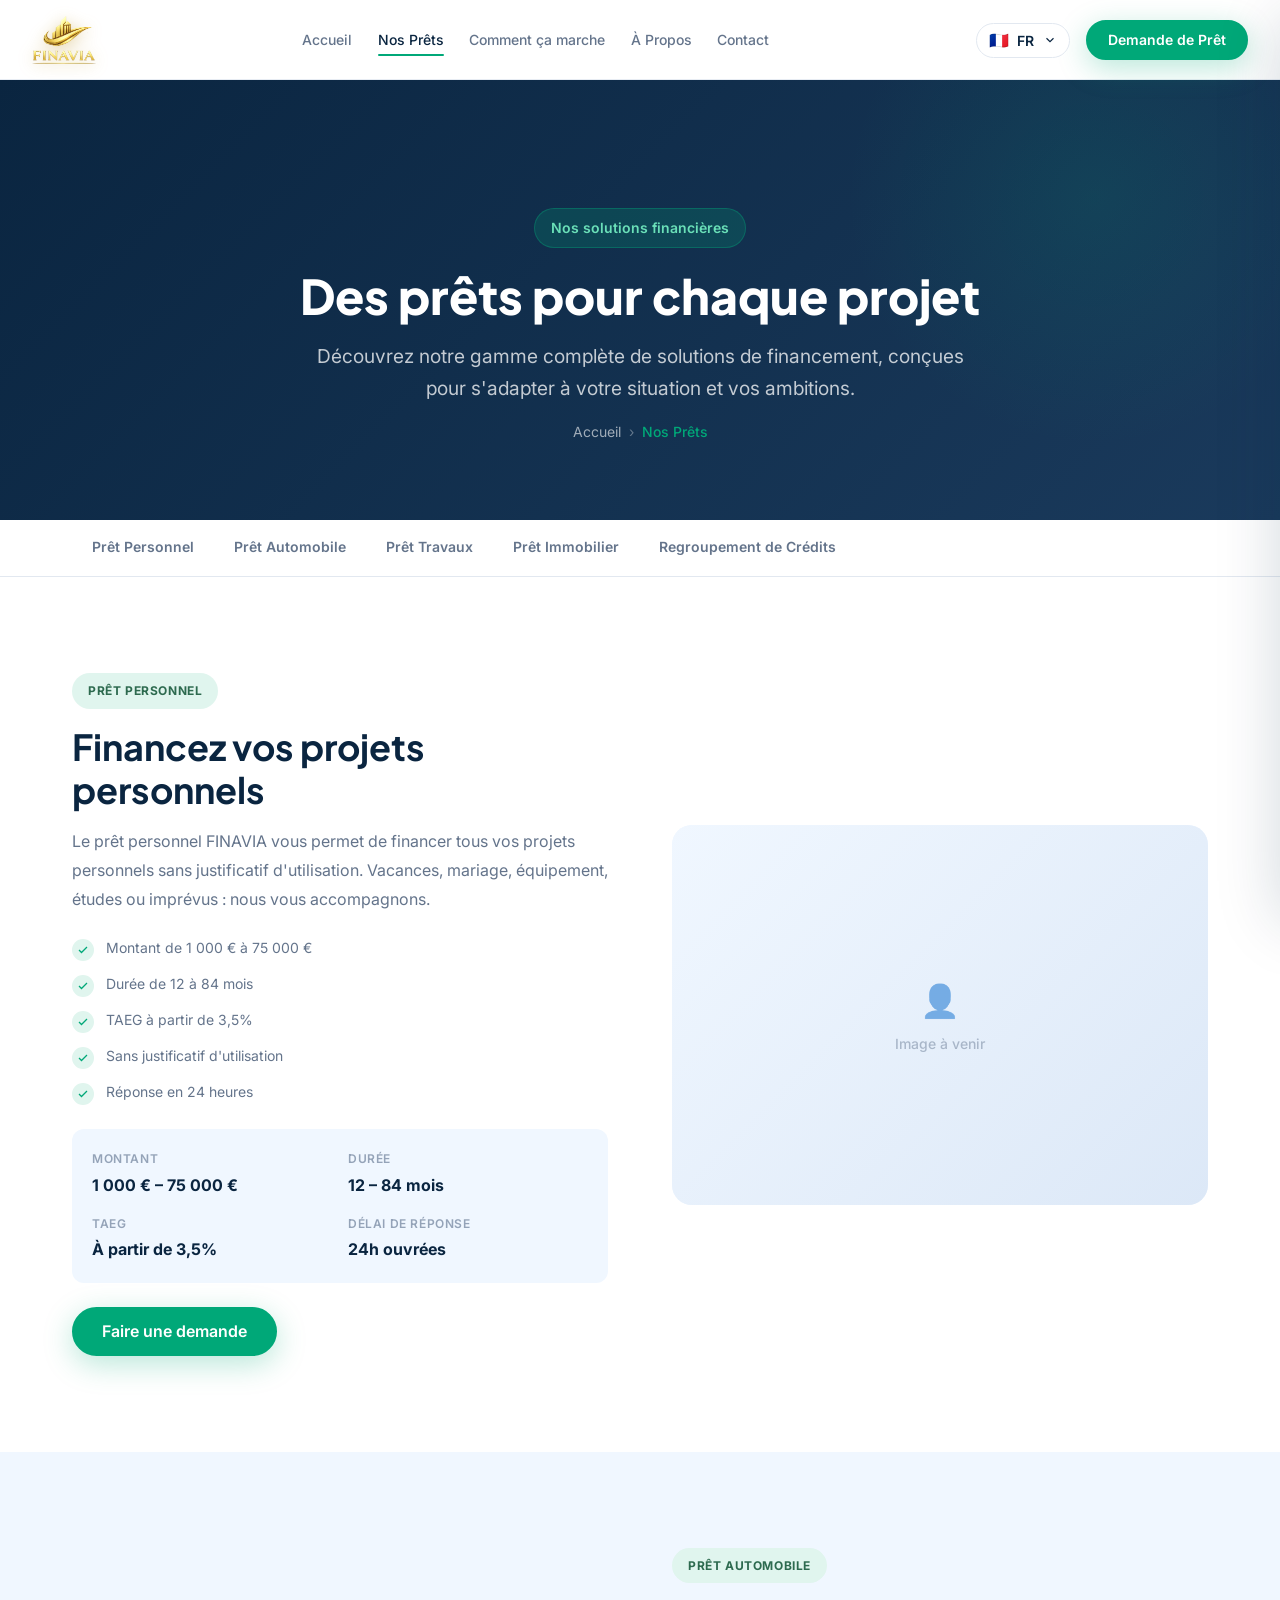
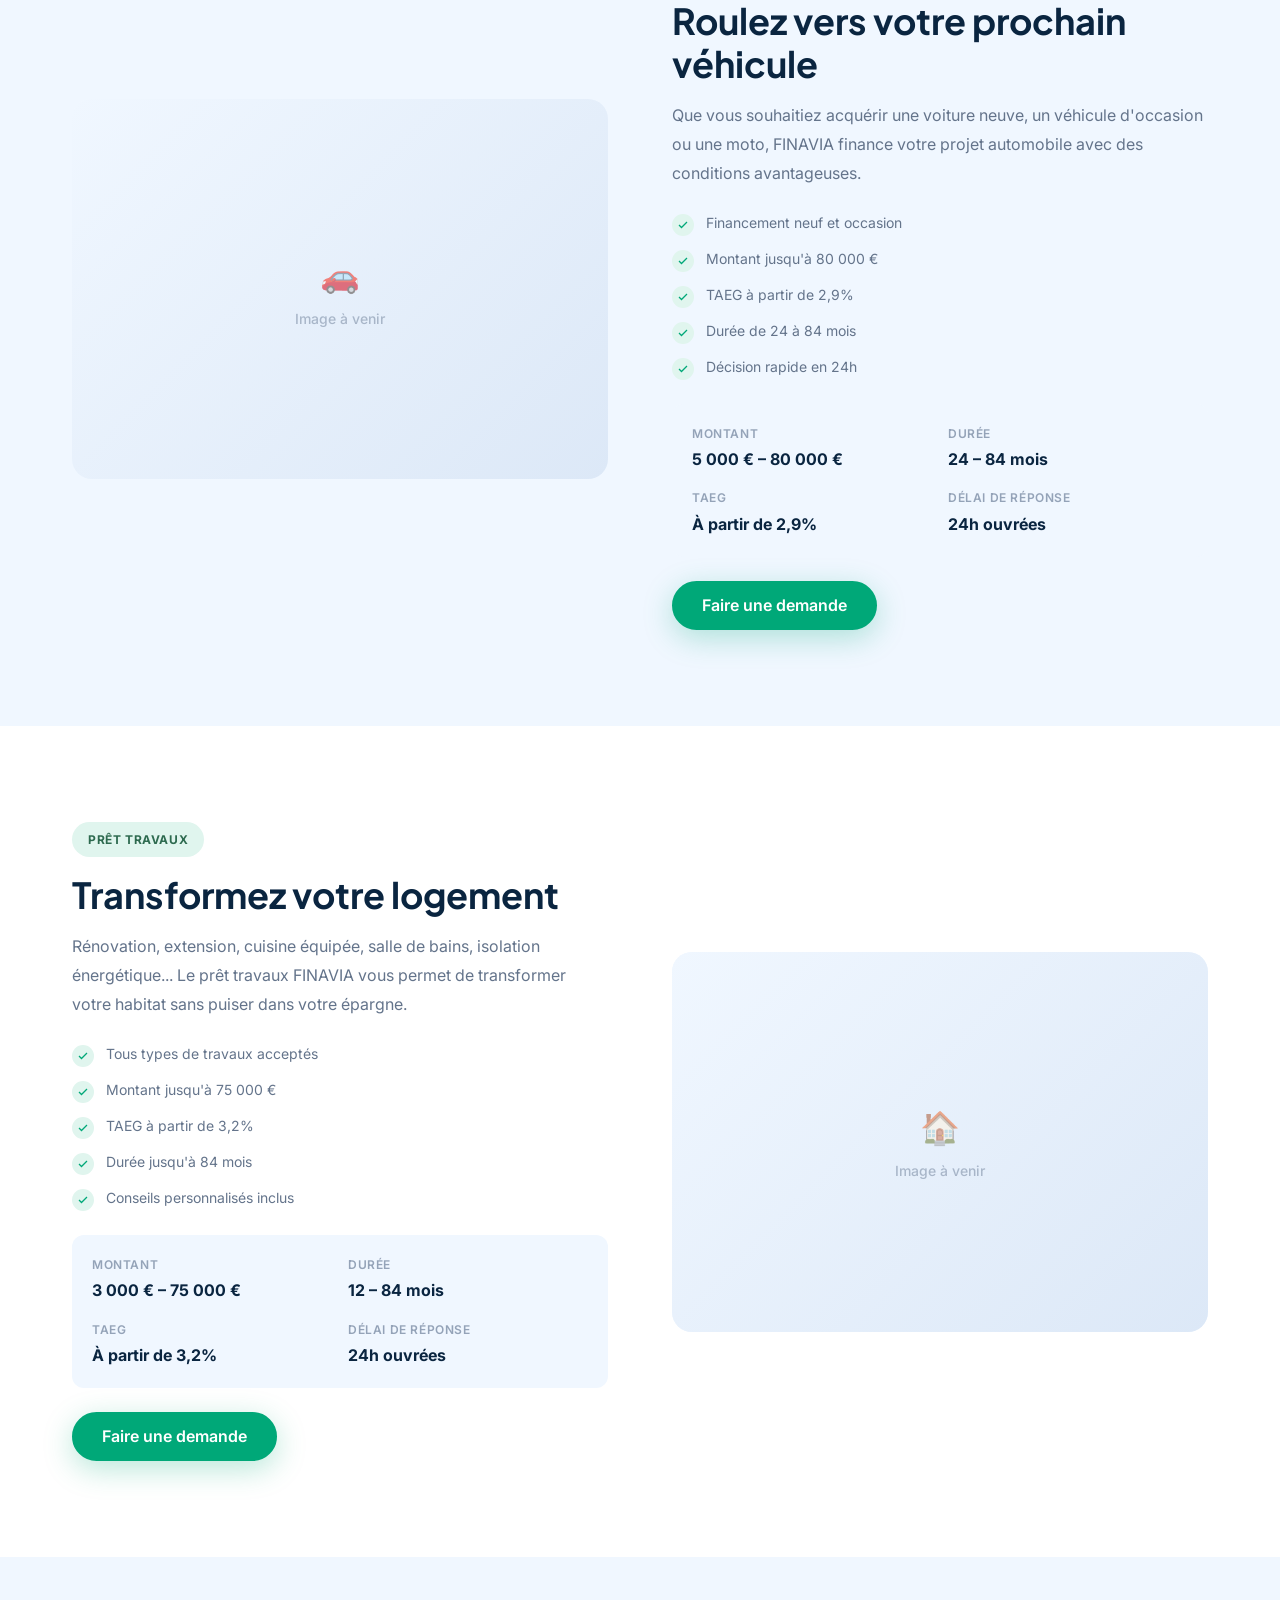
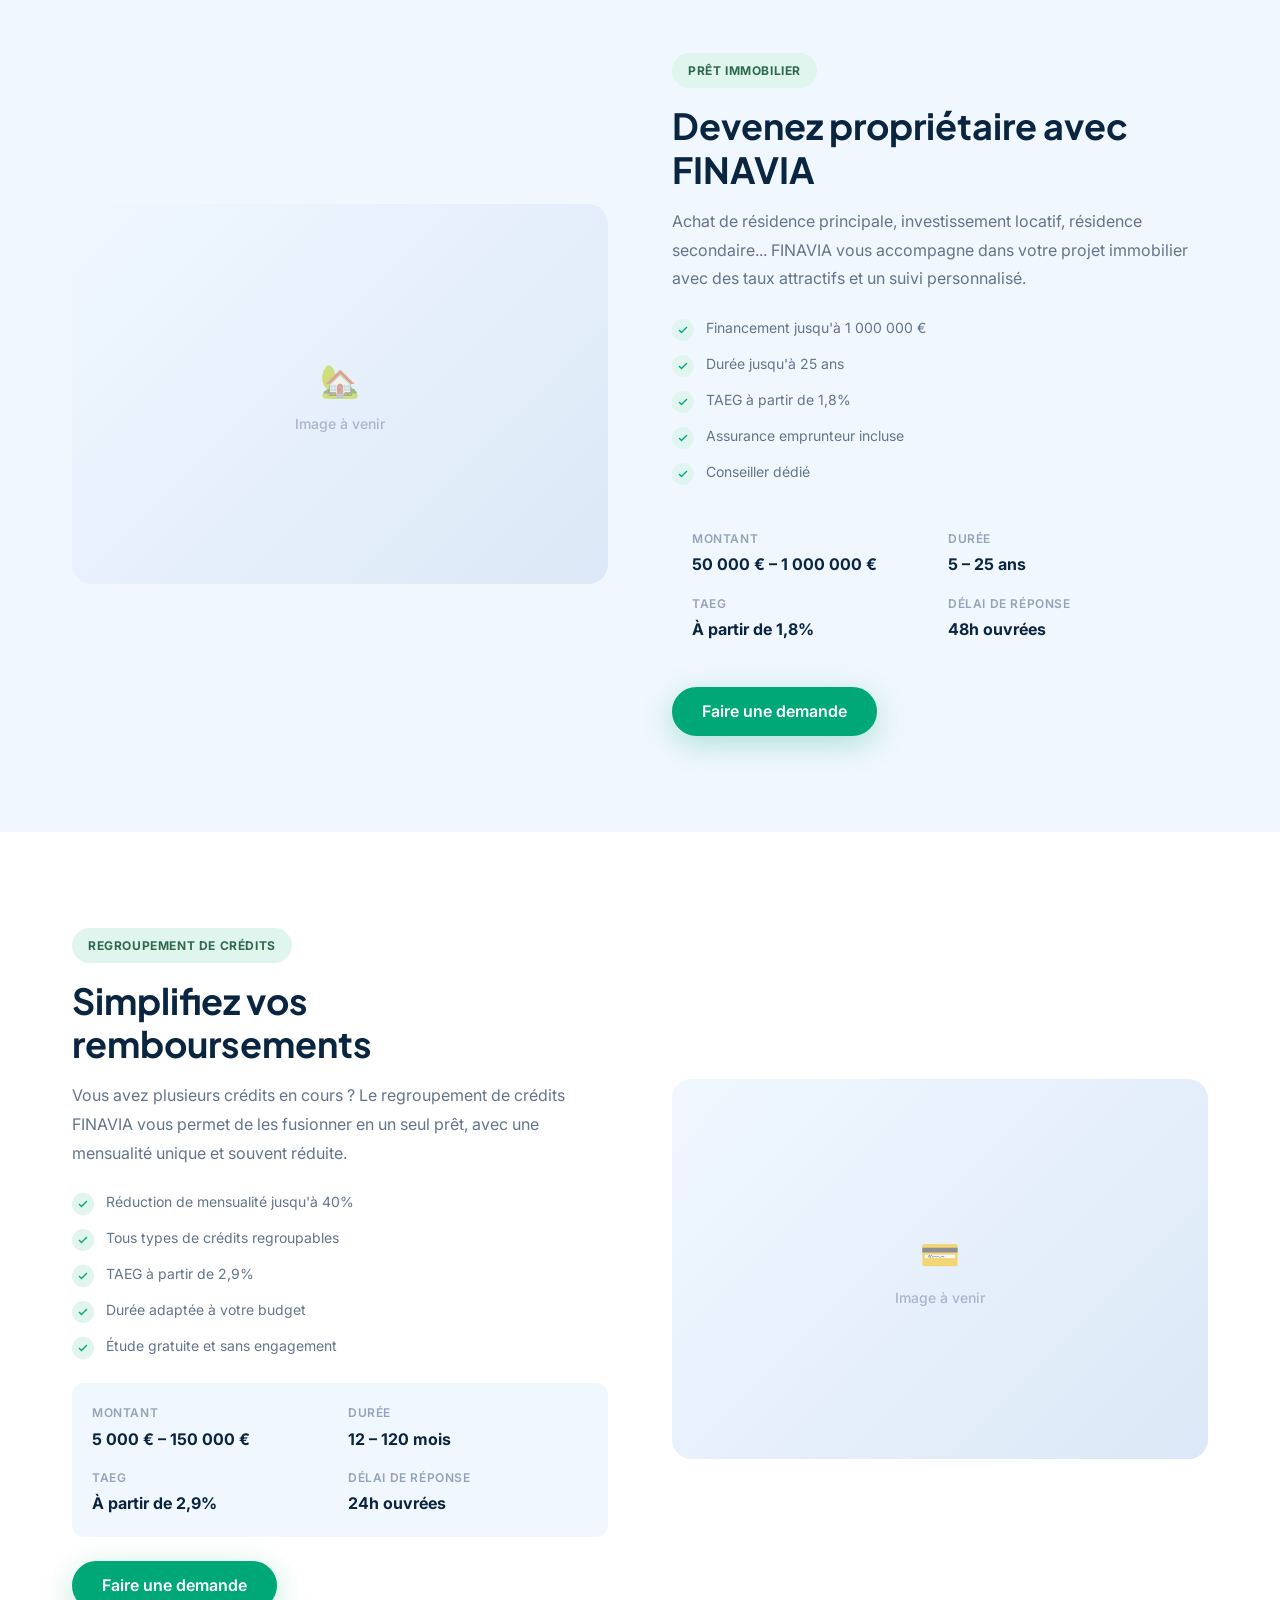
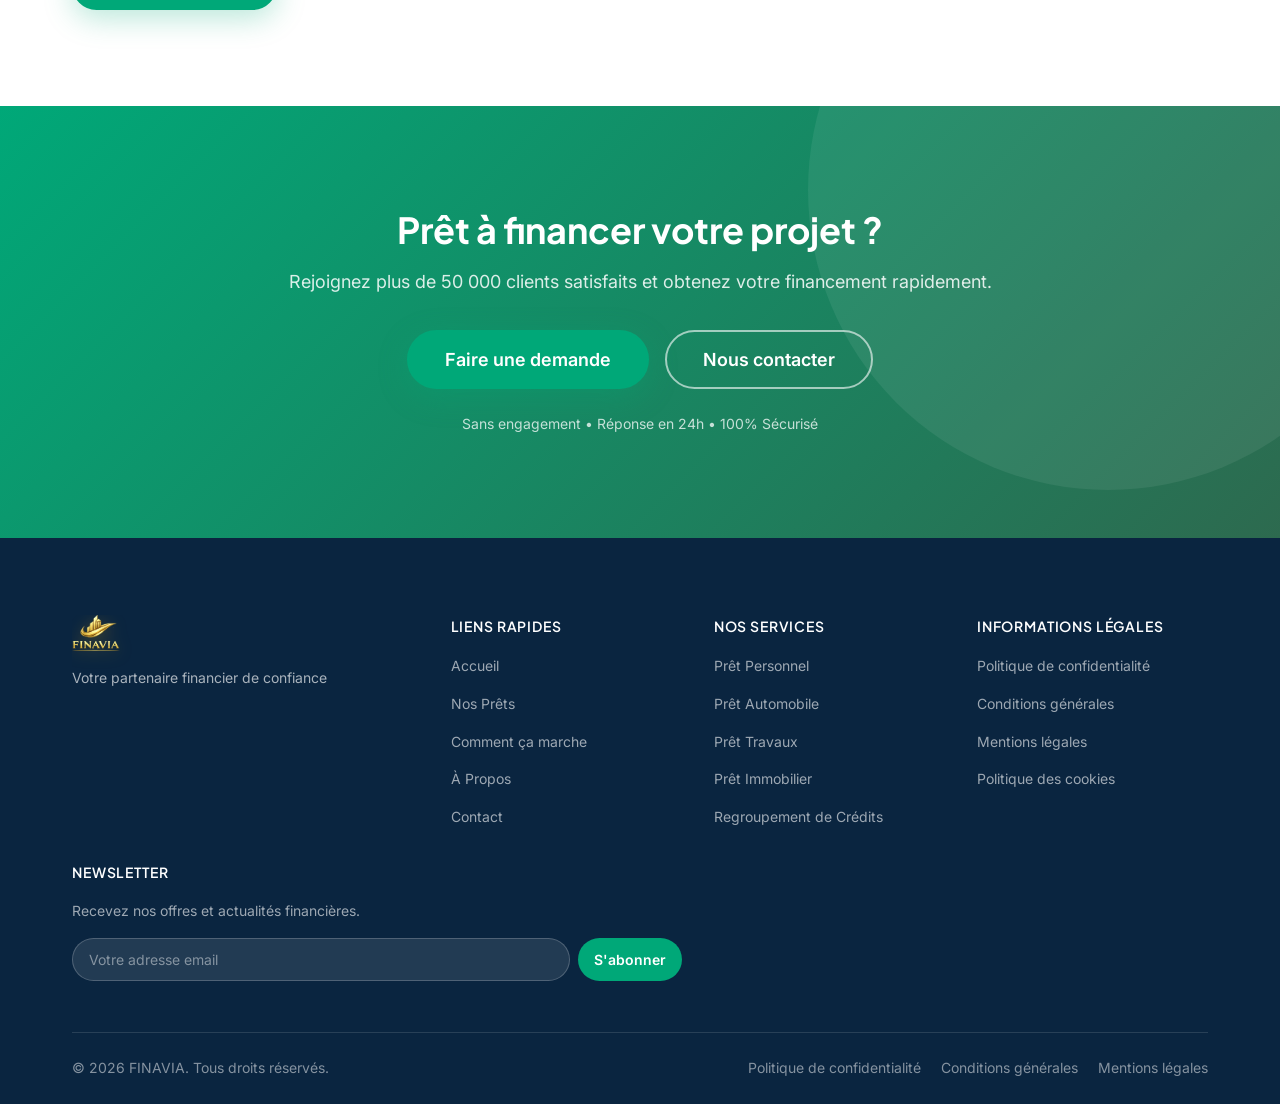
<file: nos-prets.html>
<!DOCTYPE html>
<html lang="fr">
<head>
  <meta charset="UTF-8">
  <meta name="viewport" content="width=device-width, initial-scale=1.0">
  <title>Nos Prêts – Prêt Personnel, Auto, Immobilier | FINAVIA</title>
  <meta name="description" content="Découvrez toutes les solutions de financement FINAVIA : prêt personnel, auto, travaux, immobilier et regroupement de crédits. Taux compétitifs, réponse en 24h.">
  <meta name="robots" content="index, follow">
  <link rel="canonical" href="https://www.finavia.eu/nos-prets.html">
  <link rel="icon" type="image/png" href="assets/favicon.png">
  <link rel="preconnect" href="https://fonts.googleapis.com">
  <link rel="preconnect" href="https://fonts.gstatic.com" crossorigin>
  <link href="https://fonts.googleapis.com/css2?family=Plus+Jakarta+Sans:wght@400;500;600;700;800&family=Inter:wght@400;500;600;700&display=swap" rel="stylesheet">
  <link rel="stylesheet" href="css/main.css">
  <link rel="stylesheet" href="css/animations.css">
  <link rel="stylesheet" href="css/responsive.css">
</head>
<body>
  <!-- =============================================
       PRÉCHARGEUR DE PAGE
       Logo + anneau qui tourne une seule fois, puis disparaît.
       Animation 100% CSS, aucun impact sur les performances
       (voir css/main.css section 30 et js/main.js initPageLoader()).
       ============================================= -->
  <div class="page-loader" id="pageLoader" role="presentation" aria-hidden="true">
    <div class="page-loader-stage">
      <div class="page-loader-ring"></div>
      <img src="assets/images/logo-full.webp" class="page-loader-logo" alt="">
    </div>
  </div>
  <a class="skip-link" href="#main-content">Aller au contenu principal</a>
  <div class="mobile-overlay" id="mobileOverlay" aria-hidden="true"></div>

  <!-- HEADER (identique à toutes les pages) -->
  <header class="site-header" id="site-header" role="banner">
    <div class="container header-inner">
      <a href="index.html" class="header-logo" aria-label="FINAVIA - Accueil">
        <img src="assets/images/logo-full.webp" class="logo-full--header" alt="FINAVIA">
      </a>
      <nav class="header-nav" aria-label="Navigation principale">
        <ul class="nav-list">
          <li><a href="index.html"             class="nav-link" data-i18n="nav.home">Accueil</a></li>
          <li><a href="nos-prets.html"         class="nav-link" data-i18n="nav.loans">Nos Prêts</a></li>
          <li><a href="comment-ca-marche.html" class="nav-link" data-i18n="nav.howItWorks">Comment ça marche</a></li>
          <li><a href="a-propos.html"          class="nav-link" data-i18n="nav.about">À Propos</a></li>
          <li><a href="contact.html"           class="nav-link" data-i18n="nav.contact">Contact</a></li>
        </ul>
      </nav>
      <div class="header-actions">
        <div class="lang-switcher" id="langSwitcher">
          <button class="lang-current" id="langCurrent" aria-haspopup="true" aria-expanded="false">
            <span class="lang-flag" id="currentFlag">🇫🇷</span>
            <span class="lang-code" id="currentCode">FR</span>
            <svg class="lang-chevron" viewBox="0 0 24 24" fill="none" stroke="currentColor" stroke-width="2"><polyline points="6 9 12 15 18 9"/></svg>
          </button>
          <div class="lang-dropdown" id="langDropdown" role="menu">
            <button class="lang-option" data-lang="fr" role="menuitem">🇫🇷 Français</button>
            <button class="lang-option" data-lang="es" role="menuitem">🇪🇸 Español</button>
            <button class="lang-option" data-lang="de" role="menuitem">🇩🇪 Deutsch</button>
            <button class="lang-option" data-lang="pt" role="menuitem">🇵🇹 Português</button>
            <button class="lang-option" data-lang="it" role="menuitem">🇮🇹 Italiano</button>
          </div>
        </div>
        <a href="demande-de-pret.html" class="btn btn-primary btn-sm" data-i18n="nav.apply">Demande de Prêt</a>
        <button class="hamburger" id="hamburger" aria-label="Menu" aria-expanded="false">
          <span class="hamburger-line"></span><span class="hamburger-line"></span><span class="hamburger-line"></span>
        </button>
      </div>
    </div>
    </header>

  <div class="mobile-menu" id="mobileMenu" aria-hidden="true">
      <div class="mobile-menu-inner">
        <div class="mobile-menu-header">
          <a href="index.html" class="header-logo"><img src="assets/images/logo-full.webp" class="logo-full--sm" alt="FINAVIA"></a>
          <button class="mobile-menu-close" id="mobileClose" aria-label="Fermer">
            <svg viewBox="0 0 24 24" fill="none" stroke="currentColor" stroke-width="2"><line x1="18" y1="6" x2="6" y2="18"/><line x1="6" y1="6" x2="18" y2="18"/></svg>
          </button>
        </div>
        <nav>
          <ul class="mobile-nav-list">
            <li><a href="index.html"             class="mobile-nav-link" data-i18n="nav.home">Accueil</a></li>
            <li><a href="nos-prets.html"         class="mobile-nav-link" data-i18n="nav.loans">Nos Prêts</a></li>
            <li><a href="comment-ca-marche.html" class="mobile-nav-link" data-i18n="nav.howItWorks">Comment ça marche</a></li>
            <li><a href="a-propos.html"          class="mobile-nav-link" data-i18n="nav.about">À Propos</a></li>
            <li><a href="contact.html"           class="mobile-nav-link" data-i18n="nav.contact">Contact</a></li>
            <li><a href="demande-de-pret.html"   class="mobile-nav-link mobile-cta" data-i18n="nav.apply">Demande de Prêt</a></li>
          </ul>
        </nav>
        <div class="mobile-lang-section">
          <p class="mobile-lang-title">Langue</p>
          <div class="mobile-lang-grid">
            <button class="mobile-lang-btn active" data-lang="fr">🇫🇷 FR</button>
            <button class="mobile-lang-btn" data-lang="es">🇪🇸 ES</button>
            <button class="mobile-lang-btn" data-lang="de">🇩🇪 DE</button>
            <button class="mobile-lang-btn" data-lang="pt">🇵🇹 PT</button>
            <button class="mobile-lang-btn" data-lang="it">🇮🇹 IT</button>
          </div>
        </div>
      </div>
    </div>


  <main id="main-content">
    <!-- PAGE HERO -->
    <section class="page-hero">
      <div class="container page-hero-content">
        <span class="page-hero-badge" data-i18n="loans.hero.badge">Nos solutions financières</span>
        <h1 class="page-hero-title" data-i18n="loans.hero.title">Des prêts pour chaque projet</h1>
        <p class="page-hero-subtitle" data-i18n="loans.hero.subtitle">Découvrez notre gamme complète de solutions de financement, conçues pour s'adapter à votre situation et vos ambitions.</p>
        <nav class="breadcrumb" aria-label="Fil d'Ariane">
          <a href="index.html" data-i18n="nav.home">Accueil</a>
          <span class="breadcrumb-sep" aria-hidden="true">›</span>
          <span class="breadcrumb-current" data-i18n="nav.loans">Nos Prêts</span>
        </nav>
      </div>
    </section>

    <!-- NAVIGATION RAPIDE PAR ANCRE -->
    <nav aria-label="Navigation des prêts" style="background:#fff;border-bottom:1px solid var(--clr-border);position:sticky;top:var(--header-height);z-index:50;">
      <div class="container" style="display:flex;gap:0;overflow-x:auto;-webkit-overflow-scrolling:touch;scrollbar-width:none;">
        <a href="#personnel"    style="padding:1rem 1.25rem;font-size:0.875rem;font-weight:600;color:var(--clr-text-muted);white-space:nowrap;border-bottom:2px solid transparent;transition:all 0.2s;text-decoration:none;" data-i18n="service.personal.title">Prêt Personnel</a>
        <a href="#auto"         style="padding:1rem 1.25rem;font-size:0.875rem;font-weight:600;color:var(--clr-text-muted);white-space:nowrap;border-bottom:2px solid transparent;transition:all 0.2s;text-decoration:none;" data-i18n="service.auto.title">Prêt Auto</a>
        <a href="#travaux"      style="padding:1rem 1.25rem;font-size:0.875rem;font-weight:600;color:var(--clr-text-muted);white-space:nowrap;border-bottom:2px solid transparent;transition:all 0.2s;text-decoration:none;" data-i18n="service.travaux.title">Prêt Travaux</a>
        <a href="#immo"         style="padding:1rem 1.25rem;font-size:0.875rem;font-weight:600;color:var(--clr-text-muted);white-space:nowrap;border-bottom:2px solid transparent;transition:all 0.2s;text-decoration:none;" data-i18n="service.immo.title">Prêt Immobilier</a>
        <a href="#regroupement" style="padding:1rem 1.25rem;font-size:0.875rem;font-weight:600;color:var(--clr-text-muted);white-space:nowrap;border-bottom:2px solid transparent;transition:all 0.2s;text-decoration:none;" data-i18n="service.regroupement.title">Regroupement</a>
      </div>
    </nav>

    <!-- PRÊT PERSONNEL -->
    <section class="loan-section" id="personnel">
      <div class="container">
        <div class="loan-layout reveal">
          <div class="loan-content">
            <span class="loan-badge" data-i18n="loan.personal.badge">PRÊT PERSONNEL</span>
            <h2 class="loan-title" data-i18n="loan.personal.title">Financez vos projets personnels</h2>
            <p class="loan-desc" data-i18n="loan.personal.desc">Le prêt personnel FINAVIA vous permet de financer tous vos projets personnels sans justificatif d'utilisation. Vacances, mariage, équipement, études ou imprévus : nous vous accompagnons.</p>
            <ul class="loan-features">
              <li class="loan-feature"><div class="loan-feature-icon"><svg viewBox="0 0 24 24" fill="none" stroke="currentColor" stroke-width="2.5"><polyline points="20 6 9 17 4 12"/></svg></div><span class="loan-feature-text" data-i18n="loan.personal.f1">Montant de 1 000 € à 75 000 €</span></li>
              <li class="loan-feature"><div class="loan-feature-icon"><svg viewBox="0 0 24 24" fill="none" stroke="currentColor" stroke-width="2.5"><polyline points="20 6 9 17 4 12"/></svg></div><span class="loan-feature-text" data-i18n="loan.personal.f2">Durée de 12 à 84 mois</span></li>
              <li class="loan-feature"><div class="loan-feature-icon"><svg viewBox="0 0 24 24" fill="none" stroke="currentColor" stroke-width="2.5"><polyline points="20 6 9 17 4 12"/></svg></div><span class="loan-feature-text" data-i18n="loan.personal.f3">TAEG à partir de 3,5%</span></li>
              <li class="loan-feature"><div class="loan-feature-icon"><svg viewBox="0 0 24 24" fill="none" stroke="currentColor" stroke-width="2.5"><polyline points="20 6 9 17 4 12"/></svg></div><span class="loan-feature-text" data-i18n="loan.personal.f4">Sans justificatif d'utilisation</span></li>
              <li class="loan-feature"><div class="loan-feature-icon"><svg viewBox="0 0 24 24" fill="none" stroke="currentColor" stroke-width="2.5"><polyline points="20 6 9 17 4 12"/></svg></div><span class="loan-feature-text" data-i18n="loan.personal.f5">Réponse en 24 heures</span></li>
            </ul>
            <div class="loan-conditions">
              <div class="loan-conditions-grid">
                <div class="loan-condition-item"><p class="loan-condition-label" data-i18n="loan.cond.amount">Montant</p><p class="loan-condition-value" data-i18n="loan.personal.cond.amount">1 000 € – 75 000 €</p></div>
                <div class="loan-condition-item"><p class="loan-condition-label" data-i18n="loan.cond.duration">Durée</p><p class="loan-condition-value" data-i18n="loan.personal.cond.duration">12 – 84 mois</p></div>
                <div class="loan-condition-item"><p class="loan-condition-label" data-i18n="loan.cond.rate">TAEG</p><p class="loan-condition-value" data-i18n="loan.personal.cond.rate">À partir de 3,5%</p></div>
                <div class="loan-condition-item"><p class="loan-condition-label" data-i18n="loan.cond.response">Délai de réponse</p><p class="loan-condition-value" data-i18n="loan.personal.cond.response">24h ouvrées</p></div>
              </div>
            </div>
            <a href="demande-de-pret.html" class="btn btn-primary" data-i18n="loan.cta">Faire une demande</a>
          </div>
          <div class="loan-visual">
            <div class="cld-photo" data-cld="finavia/loans/personal" data-cld-w="1000" style="--cld-ratio:10/7; min-height:380px;" role="img" data-i18n-aria="loan.personal.imgalt" aria-label="Illustration prêt personnel">
              <div class="cld-photo-placeholder">
                <span class="cld-photo-placeholder-icon">👤</span>
                <span class="cld-photo-placeholder-text" data-i18n="home.gallery.placeholder">Image à venir</span>
              </div>
            </div>
          </div>
        </div>
      </div>
    </section>

    <!-- PRÊT AUTO -->
    <section class="loan-section" id="auto" style="background:var(--clr-bg-alt);">
      <div class="container">
        <div class="loan-layout reverse reveal">
          <div class="loan-content">
            <span class="loan-badge" data-i18n="loan.auto.badge">PRÊT AUTOMOBILE</span>
            <h2 class="loan-title" data-i18n="loan.auto.title">Roulez vers votre prochain véhicule</h2>
            <p class="loan-desc" data-i18n="loan.auto.desc">Que vous souhaitiez acquérir une voiture neuve, un véhicule d'occasion ou une moto, FINAVIA finance votre projet automobile avec des conditions avantageuses.</p>
            <ul class="loan-features">
              <li class="loan-feature"><div class="loan-feature-icon"><svg viewBox="0 0 24 24" fill="none" stroke="currentColor" stroke-width="2.5"><polyline points="20 6 9 17 4 12"/></svg></div><span class="loan-feature-text" data-i18n="loan.auto.f1">Financement neuf et occasion</span></li>
              <li class="loan-feature"><div class="loan-feature-icon"><svg viewBox="0 0 24 24" fill="none" stroke="currentColor" stroke-width="2.5"><polyline points="20 6 9 17 4 12"/></svg></div><span class="loan-feature-text" data-i18n="loan.auto.f2">Montant jusqu'à 80 000 €</span></li>
              <li class="loan-feature"><div class="loan-feature-icon"><svg viewBox="0 0 24 24" fill="none" stroke="currentColor" stroke-width="2.5"><polyline points="20 6 9 17 4 12"/></svg></div><span class="loan-feature-text" data-i18n="loan.auto.f3">TAEG à partir de 2,9%</span></li>
              <li class="loan-feature"><div class="loan-feature-icon"><svg viewBox="0 0 24 24" fill="none" stroke="currentColor" stroke-width="2.5"><polyline points="20 6 9 17 4 12"/></svg></div><span class="loan-feature-text" data-i18n="loan.auto.f4">Durée de 24 à 84 mois</span></li>
              <li class="loan-feature"><div class="loan-feature-icon"><svg viewBox="0 0 24 24" fill="none" stroke="currentColor" stroke-width="2.5"><polyline points="20 6 9 17 4 12"/></svg></div><span class="loan-feature-text" data-i18n="loan.auto.f5">Décision rapide en 24h</span></li>
            </ul>
            <div class="loan-conditions">
              <div class="loan-conditions-grid">
                <div class="loan-condition-item"><p class="loan-condition-label" data-i18n="loan.cond.amount">Montant</p><p class="loan-condition-value" data-i18n="loan.auto.cond.amount">5 000 € – 80 000 €</p></div>
                <div class="loan-condition-item"><p class="loan-condition-label" data-i18n="loan.cond.duration">Durée</p><p class="loan-condition-value" data-i18n="loan.auto.cond.duration">24 – 84 mois</p></div>
                <div class="loan-condition-item"><p class="loan-condition-label" data-i18n="loan.cond.rate">TAEG</p><p class="loan-condition-value" data-i18n="loan.auto.cond.rate">À partir de 2,9%</p></div>
                <div class="loan-condition-item"><p class="loan-condition-label" data-i18n="loan.cond.response">Délai de réponse</p><p class="loan-condition-value" data-i18n="loan.auto.cond.response">24h ouvrées</p></div>
              </div>
            </div>
            <a href="demande-de-pret.html" class="btn btn-primary" data-i18n="loan.cta">Faire une demande</a>
          </div>
          <div class="loan-visual">
            <div class="cld-photo" data-cld="finavia/loans/auto" data-cld-w="1000" style="--cld-ratio:10/7; min-height:380px;" role="img" data-i18n-aria="loan.auto.imgalt" aria-label="Illustration prêt auto">
              <div class="cld-photo-placeholder">
                <span class="cld-photo-placeholder-icon">🚗</span>
                <span class="cld-photo-placeholder-text" data-i18n="home.gallery.placeholder">Image à venir</span>
              </div>
            </div>
          </div>
        </div>
      </div>
    </section>

    <!-- PRÊT TRAVAUX -->
    <section class="loan-section" id="travaux">
      <div class="container">
        <div class="loan-layout reveal">
          <div class="loan-content">
            <span class="loan-badge" data-i18n="loan.travaux.badge">PRÊT TRAVAUX</span>
            <h2 class="loan-title" data-i18n="loan.travaux.title">Transformez votre logement</h2>
            <p class="loan-desc" data-i18n="loan.travaux.desc">Rénovation, extension, cuisine équipée, salle de bains, isolation énergétique... Le prêt travaux FINAVIA vous permet de transformer votre habitat sans puiser dans votre épargne.</p>
            <ul class="loan-features">
              <li class="loan-feature"><div class="loan-feature-icon"><svg viewBox="0 0 24 24" fill="none" stroke="currentColor" stroke-width="2.5"><polyline points="20 6 9 17 4 12"/></svg></div><span class="loan-feature-text" data-i18n="loan.travaux.f1">Tous types de travaux acceptés</span></li>
              <li class="loan-feature"><div class="loan-feature-icon"><svg viewBox="0 0 24 24" fill="none" stroke="currentColor" stroke-width="2.5"><polyline points="20 6 9 17 4 12"/></svg></div><span class="loan-feature-text" data-i18n="loan.travaux.f2">Montant jusqu'à 75 000 €</span></li>
              <li class="loan-feature"><div class="loan-feature-icon"><svg viewBox="0 0 24 24" fill="none" stroke="currentColor" stroke-width="2.5"><polyline points="20 6 9 17 4 12"/></svg></div><span class="loan-feature-text" data-i18n="loan.travaux.f3">TAEG à partir de 3,2%</span></li>
              <li class="loan-feature"><div class="loan-feature-icon"><svg viewBox="0 0 24 24" fill="none" stroke="currentColor" stroke-width="2.5"><polyline points="20 6 9 17 4 12"/></svg></div><span class="loan-feature-text" data-i18n="loan.travaux.f4">Durée jusqu'à 84 mois</span></li>
              <li class="loan-feature"><div class="loan-feature-icon"><svg viewBox="0 0 24 24" fill="none" stroke="currentColor" stroke-width="2.5"><polyline points="20 6 9 17 4 12"/></svg></div><span class="loan-feature-text" data-i18n="loan.travaux.f5">Conseils personnalisés inclus</span></li>
            </ul>
            <div class="loan-conditions">
              <div class="loan-conditions-grid">
                <div class="loan-condition-item"><p class="loan-condition-label" data-i18n="loan.cond.amount">Montant</p><p class="loan-condition-value" data-i18n="loan.travaux.cond.amount">3 000 € – 75 000 €</p></div>
                <div class="loan-condition-item"><p class="loan-condition-label" data-i18n="loan.cond.duration">Durée</p><p class="loan-condition-value" data-i18n="loan.travaux.cond.duration">12 – 84 mois</p></div>
                <div class="loan-condition-item"><p class="loan-condition-label" data-i18n="loan.cond.rate">TAEG</p><p class="loan-condition-value" data-i18n="loan.travaux.cond.rate">À partir de 3,2%</p></div>
                <div class="loan-condition-item"><p class="loan-condition-label" data-i18n="loan.cond.response">Délai</p><p class="loan-condition-value" data-i18n="loan.travaux.cond.response">24h ouvrées</p></div>
              </div>
            </div>
            <a href="demande-de-pret.html" class="btn btn-primary" data-i18n="loan.cta">Faire une demande</a>
          </div>
          <div class="loan-visual">
            <div class="cld-photo" data-cld="finavia/loans/travaux" data-cld-w="1000" style="--cld-ratio:10/7; min-height:380px;" role="img" data-i18n-aria="loan.travaux.imgalt" aria-label="Illustration prêt travaux">
              <div class="cld-photo-placeholder">
                <span class="cld-photo-placeholder-icon">🏠</span>
                <span class="cld-photo-placeholder-text" data-i18n="home.gallery.placeholder">Image à venir</span>
              </div>
            </div>
          </div>
        </div>
      </div>
    </section>

    <!-- PRÊT IMMOBILIER -->
    <section class="loan-section" id="immo" style="background:var(--clr-bg-alt);">
      <div class="container">
        <div class="loan-layout reverse reveal">
          <div class="loan-content">
            <span class="loan-badge" data-i18n="loan.immo.badge">PRÊT IMMOBILIER</span>
            <h2 class="loan-title" data-i18n="loan.immo.title">Devenez propriétaire avec FINAVIA</h2>
            <p class="loan-desc" data-i18n="loan.immo.desc">Achat de résidence principale, investissement locatif, résidence secondaire... FINAVIA vous accompagne dans votre projet immobilier avec des taux attractifs et un suivi personnalisé.</p>
            <ul class="loan-features">
              <li class="loan-feature"><div class="loan-feature-icon"><svg viewBox="0 0 24 24" fill="none" stroke="currentColor" stroke-width="2.5"><polyline points="20 6 9 17 4 12"/></svg></div><span class="loan-feature-text" data-i18n="loan.immo.f1">Financement jusqu'à 1 000 000 €</span></li>
              <li class="loan-feature"><div class="loan-feature-icon"><svg viewBox="0 0 24 24" fill="none" stroke="currentColor" stroke-width="2.5"><polyline points="20 6 9 17 4 12"/></svg></div><span class="loan-feature-text" data-i18n="loan.immo.f2">Durée jusqu'à 25 ans</span></li>
              <li class="loan-feature"><div class="loan-feature-icon"><svg viewBox="0 0 24 24" fill="none" stroke="currentColor" stroke-width="2.5"><polyline points="20 6 9 17 4 12"/></svg></div><span class="loan-feature-text" data-i18n="loan.immo.f3">TAEG à partir de 1,8%</span></li>
              <li class="loan-feature"><div class="loan-feature-icon"><svg viewBox="0 0 24 24" fill="none" stroke="currentColor" stroke-width="2.5"><polyline points="20 6 9 17 4 12"/></svg></div><span class="loan-feature-text" data-i18n="loan.immo.f4">Assurance emprunteur incluse</span></li>
              <li class="loan-feature"><div class="loan-feature-icon"><svg viewBox="0 0 24 24" fill="none" stroke="currentColor" stroke-width="2.5"><polyline points="20 6 9 17 4 12"/></svg></div><span class="loan-feature-text" data-i18n="loan.immo.f5">Conseiller dédié</span></li>
            </ul>
            <div class="loan-conditions">
              <div class="loan-conditions-grid">
                <div class="loan-condition-item"><p class="loan-condition-label" data-i18n="loan.cond.amount">Montant</p><p class="loan-condition-value" data-i18n="loan.immo.cond.amount">50 000 € – 1 000 000 €</p></div>
                <div class="loan-condition-item"><p class="loan-condition-label" data-i18n="loan.cond.duration">Durée</p><p class="loan-condition-value" data-i18n="loan.immo.cond.duration">5 – 25 ans</p></div>
                <div class="loan-condition-item"><p class="loan-condition-label" data-i18n="loan.cond.rate">TAEG</p><p class="loan-condition-value" data-i18n="loan.immo.cond.rate">À partir de 1,8%</p></div>
                <div class="loan-condition-item"><p class="loan-condition-label" data-i18n="loan.cond.response">Délai</p><p class="loan-condition-value" data-i18n="loan.immo.cond.response">48h ouvrées</p></div>
              </div>
            </div>
            <a href="demande-de-pret.html" class="btn btn-primary" data-i18n="loan.cta">Faire une demande</a>
          </div>
          <div class="loan-visual">
            <div class="cld-photo" data-cld="finavia/loans/immo" data-cld-w="1000" style="--cld-ratio:10/7; min-height:380px;" role="img" data-i18n-aria="loan.immo.imgalt" aria-label="Illustration prêt immobilier">
              <div class="cld-photo-placeholder">
                <span class="cld-photo-placeholder-icon">🏡</span>
                <span class="cld-photo-placeholder-text" data-i18n="home.gallery.placeholder">Image à venir</span>
              </div>
            </div>
          </div>
        </div>
      </div>
    </section>

    <!-- REGROUPEMENT DE CRÉDITS -->
    <section class="loan-section" id="regroupement">
      <div class="container">
        <div class="loan-layout reveal">
          <div class="loan-content">
            <span class="loan-badge" data-i18n="loan.regroupement.badge">REGROUPEMENT DE CRÉDITS</span>
            <h2 class="loan-title" data-i18n="loan.regroupement.title">Simplifiez vos remboursements</h2>
            <p class="loan-desc" data-i18n="loan.regroupement.desc">Vous avez plusieurs crédits en cours ? Le regroupement de crédits FINAVIA vous permet de les fusionner en un seul prêt, avec une mensualité unique et souvent réduite.</p>
            <ul class="loan-features">
              <li class="loan-feature"><div class="loan-feature-icon"><svg viewBox="0 0 24 24" fill="none" stroke="currentColor" stroke-width="2.5"><polyline points="20 6 9 17 4 12"/></svg></div><span class="loan-feature-text" data-i18n="loan.regroupement.f1">Réduction de mensualité jusqu'à 40%</span></li>
              <li class="loan-feature"><div class="loan-feature-icon"><svg viewBox="0 0 24 24" fill="none" stroke="currentColor" stroke-width="2.5"><polyline points="20 6 9 17 4 12"/></svg></div><span class="loan-feature-text" data-i18n="loan.regroupement.f2">Tous types de crédits regroupables</span></li>
              <li class="loan-feature"><div class="loan-feature-icon"><svg viewBox="0 0 24 24" fill="none" stroke="currentColor" stroke-width="2.5"><polyline points="20 6 9 17 4 12"/></svg></div><span class="loan-feature-text" data-i18n="loan.regroupement.f3">TAEG à partir de 2,9%</span></li>
              <li class="loan-feature"><div class="loan-feature-icon"><svg viewBox="0 0 24 24" fill="none" stroke="currentColor" stroke-width="2.5"><polyline points="20 6 9 17 4 12"/></svg></div><span class="loan-feature-text" data-i18n="loan.regroupement.f4">Durée adaptée à votre budget</span></li>
              <li class="loan-feature"><div class="loan-feature-icon"><svg viewBox="0 0 24 24" fill="none" stroke="currentColor" stroke-width="2.5"><polyline points="20 6 9 17 4 12"/></svg></div><span class="loan-feature-text" data-i18n="loan.regroupement.f5">Étude gratuite et sans engagement</span></li>
            </ul>
            <div class="loan-conditions">
              <div class="loan-conditions-grid">
                <div class="loan-condition-item"><p class="loan-condition-label" data-i18n="loan.cond.amount">Montant</p><p class="loan-condition-value" data-i18n="loan.regroupement.cond.amount">5 000 € – 150 000 €</p></div>
                <div class="loan-condition-item"><p class="loan-condition-label" data-i18n="loan.cond.duration">Durée</p><p class="loan-condition-value" data-i18n="loan.regroupement.cond.duration">12 – 120 mois</p></div>
                <div class="loan-condition-item"><p class="loan-condition-label" data-i18n="loan.cond.rate">TAEG</p><p class="loan-condition-value" data-i18n="loan.regroupement.cond.rate">À partir de 2,9%</p></div>
                <div class="loan-condition-item"><p class="loan-condition-label" data-i18n="loan.cond.response">Délai</p><p class="loan-condition-value" data-i18n="loan.regroupement.cond.response">24h ouvrées</p></div>
              </div>
            </div>
            <a href="demande-de-pret.html" class="btn btn-primary" data-i18n="loan.cta">Faire une demande</a>
          </div>
          <div class="loan-visual">
            <div class="cld-photo" data-cld="finavia/loans/regroupement" data-cld-w="1000" style="--cld-ratio:10/7; min-height:380px;" role="img" data-i18n-aria="loan.regroupement.imgalt" aria-label="Illustration regroupement de crédits">
              <div class="cld-photo-placeholder">
                <span class="cld-photo-placeholder-icon">💳</span>
                <span class="cld-photo-placeholder-text" data-i18n="home.gallery.placeholder">Image à venir</span>
              </div>
            </div>
          </div>
        </div>
      </div>
    </section>

    <!-- CTA FINAL -->
    <section class="cta-section">
      <div class="container cta-inner">
        <h2 class="section-title" data-i18n="cta.title">Prêt à financer votre projet ?</h2>
        <p class="section-subtitle" data-i18n="cta.subtitle">Rejoignez plus de 50 000 clients satisfaits et obtenez votre financement rapidement.</p>
        <div class="cta-buttons">
          <a href="demande-de-pret.html" class="btn btn-primary btn-lg" data-i18n="cta.button">Faire une demande</a>
          <a href="contact.html" class="btn btn-outline-white btn-lg" data-i18n="cta.button2">Nous contacter</a>
        </div>
        <p class="cta-note" data-i18n="cta.note">Sans engagement • Réponse en 24h • 100% Sécurisé</p>
      </div>
    </section>
  </main>

  <!-- FOOTER -->
  <footer class="site-footer" role="contentinfo">
    <div class="container">
      <div class="footer-grid">
        <div class="footer-brand">
          <a href="index.html" class="footer-logo"><img src="assets/images/logo-full.webp" class="logo-full--sm" alt="FINAVIA"></a>
          <p class="footer-tagline" data-i18n="footer.tagline">Votre partenaire financier de confiance</p>
        </div>
        <div class="footer-col">
          <h3 class="footer-heading" data-i18n="footer.links">Liens rapides</h3>
          <ul class="footer-links">
            <li><a href="index.html" data-i18n="nav.home">Accueil</a></li>
            <li><a href="nos-prets.html" data-i18n="nav.loans">Nos Prêts</a></li>
            <li><a href="comment-ca-marche.html" data-i18n="nav.howItWorks">Comment ça marche</a></li>
            <li><a href="a-propos.html" data-i18n="nav.about">À Propos</a></li>
            <li><a href="contact.html" data-i18n="nav.contact">Contact</a></li>
          </ul>
        </div>
        <div class="footer-col">
          <h3 class="footer-heading" data-i18n="footer.services">Nos services</h3>
          <ul class="footer-links">
            <li><a href="#personnel" data-i18n="service.personal.title">Prêt Personnel</a></li>
            <li><a href="#auto" data-i18n="service.auto.title">Prêt Automobile</a></li>
            <li><a href="#travaux" data-i18n="service.travaux.title">Prêt Travaux</a></li>
            <li><a href="#immo" data-i18n="service.immo.title">Prêt Immobilier</a></li>
            <li><a href="#regroupement" data-i18n="service.regroupement.title">Regroupement</a></li>
          </ul>
        </div>
        <div class="footer-col">
          <h3 class="footer-heading" data-i18n="footer.legal">Légal</h3>
          <ul class="footer-links">
            <li><a href="#" data-i18n="footer.privacy">Confidentialité</a></li>
            <li><a href="#" data-i18n="footer.terms">CGU</a></li>
            <li><a href="#" data-i18n="footer.legal_notice">Mentions légales</a></li>
            <li><a href="#" data-i18n="footer.cookies">Cookies</a></li>
          </ul>
        </div>
        <div class="footer-col">
          <h3 class="footer-heading" data-i18n="footer.newsletter">Newsletter</h3>
          <p class="footer-newsletter-desc" data-i18n="footer.newsletter.desc">Recevez nos offres et actualités.</p>
          <div class="newsletter-form">
            <input type="email" class="newsletter-input" id="newsletterEmail" data-i18n-placeholder="footer.newsletter.placeholder" placeholder="Votre email">
            <button class="newsletter-btn" id="newsletterBtn" data-i18n="footer.newsletter.btn">S'abonner</button>
          </div>
        </div>
      </div>
      <div class="footer-bottom">
        <p class="footer-copy">© <span id="currentYear">2024</span> FINAVIA. <span data-i18n="footer.rights">Tous droits réservés</span>.</p>
        <div class="footer-bottom-links">
          <a href="#" data-i18n="footer.privacy">Confidentialité</a>
          <a href="#" data-i18n="footer.terms">CGU</a>
          <a href="#" data-i18n="footer.legal_notice">Mentions légales</a>
        </div>
      </div>
    </div>
  </footer>

  <script src="js/i18n.js"></script>
  <script src="js/main.js"></script>
  <script src="js/animations.js"></script>
  <script src="js/cloudinary.js"></script>
</body>
</html>
</file>
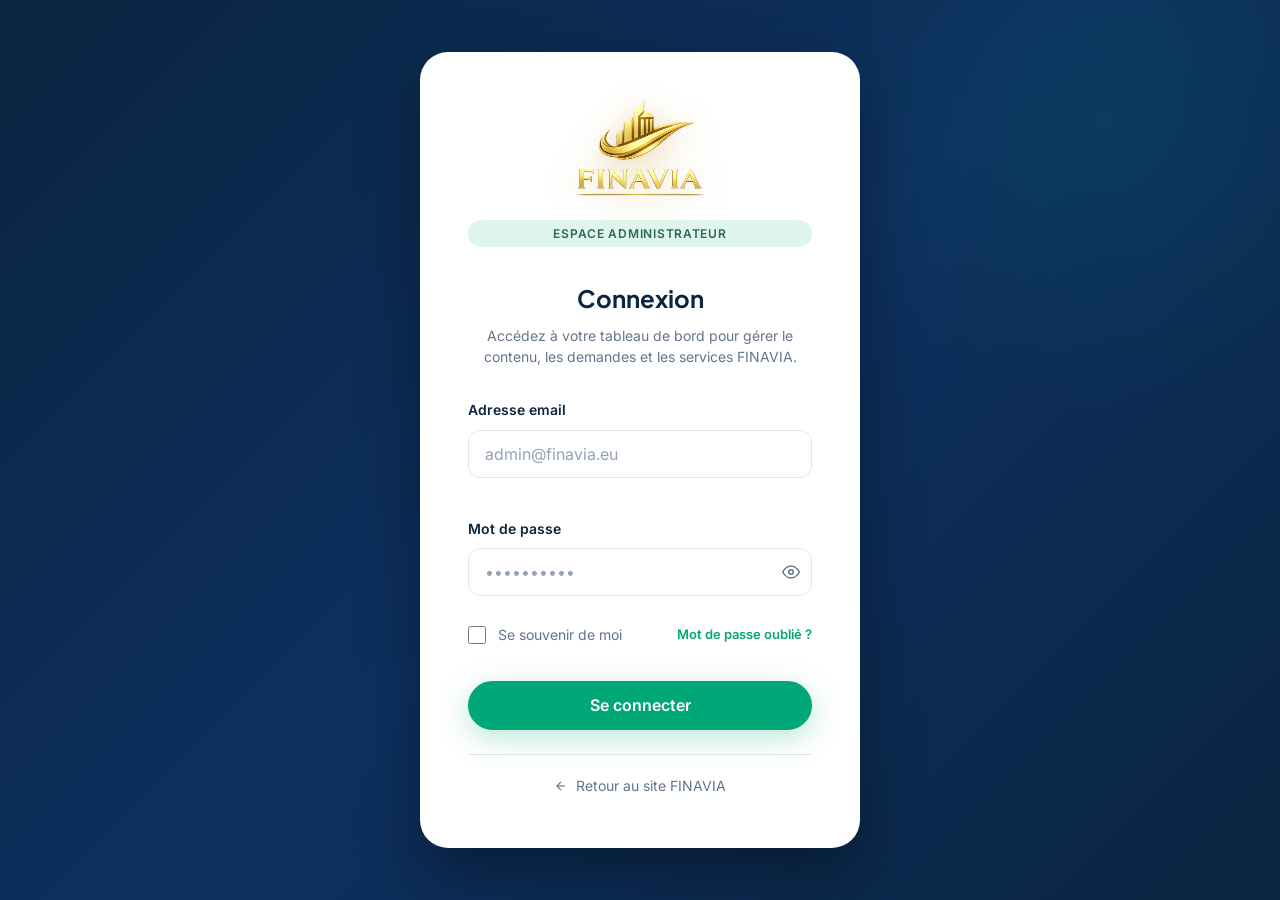
<file: admin/dashboard.html>
<!DOCTYPE html>
<html lang="fr">
<head>
  <meta charset="UTF-8">
  <meta name="viewport" content="width=device-width, initial-scale=1.0">
  <title>Tableau de bord – Administration FINAVIA</title>
  <meta name="robots" content="noindex, nofollow">
  <link rel="icon" type="image/png" href="../assets/favicon.png">
  <link rel="preconnect" href="https://fonts.googleapis.com">
  <link href="https://fonts.googleapis.com/css2?family=Plus+Jakarta+Sans:wght@400;500;600;700;800&family=Inter:wght@400;500;600;700&display=swap" rel="stylesheet">
  <link rel="stylesheet" href="../css/main.css">
  <link rel="stylesheet" href="../css/admin.css">
  <link rel="stylesheet" href="../css/responsive.css">
</head>
<body class="admin-body" id="adminDashboard">

  <div class="admin-layout">

    <!-- =============================================
         SIDEBAR
         ============================================= -->
    <aside class="admin-sidebar" id="adminSidebar">
      <a href="dashboard.html" class="admin-sidebar-logo">
        <img src="../assets/images/logo-full.webp" class="logo-full--sm" alt="FINAVIA">
        <span class="admin-badge">Admin</span>
      </a>

      <nav class="admin-sidebar-nav">
        <div class="admin-nav-section">
          <p class="admin-nav-section-title">Tableau de bord</p>
          <a href="#" class="admin-nav-link active" data-page="overview">
            <svg viewBox="0 0 24 24" fill="none" stroke="currentColor" stroke-width="2"><rect x="3" y="3" width="7" height="9"/><rect x="14" y="3" width="7" height="5"/><rect x="14" y="12" width="7" height="9"/><rect x="3" y="16" width="7" height="5"/></svg>
            Vue d'ensemble
          </a>
          <a href="#" class="admin-nav-link" data-page="requests">
            <svg viewBox="0 0 24 24" fill="none" stroke="currentColor" stroke-width="2"><path d="M14 2H6a2 2 0 0 0-2 2v16a2 2 0 0 0 2 2h12a2 2 0 0 0 2-2V8z"/><polyline points="14 2 14 8 20 8"/><line x1="16" y1="13" x2="8" y2="13"/><line x1="16" y1="17" x2="8" y2="17"/></svg>
            Demandes clients
            <span class="admin-nav-badge">12</span>
          </a>
        </div>

        <div class="admin-nav-section">
          <p class="admin-nav-section-title">Contenu (CMS)</p>
          <a href="#" class="admin-nav-link" data-page="content">
            <svg viewBox="0 0 24 24" fill="none" stroke="currentColor" stroke-width="2"><path d="M11 4H4a2 2 0 0 0-2 2v14a2 2 0 0 0 2 2h14a2 2 0 0 0 2-2v-7"/><path d="M18.5 2.5a2.121 2.121 0 0 1 3 3L12 15l-4 1 1-4 9.5-9.5z"/></svg>
            Contenu & FAQ
          </a>
          <a href="#" class="admin-nav-link" data-page="services">
            <svg viewBox="0 0 24 24" fill="none" stroke="currentColor" stroke-width="2"><circle cx="12" cy="12" r="10"/><line x1="12" y1="8" x2="12" y2="16"/><line x1="8" y1="12" x2="16" y2="12"/></svg>
            Nos services
          </a>
          <a href="#" class="admin-nav-link" data-page="images">
            <svg viewBox="0 0 24 24" fill="none" stroke="currentColor" stroke-width="2"><rect x="3" y="3" width="18" height="18" rx="2"/><circle cx="8.5" cy="8.5" r="1.5"/><polyline points="21 15 16 10 5 21"/></svg>
            Médiathèque
          </a>
        </div>

        <div class="admin-nav-section">
          <p class="admin-nav-section-title">Communication</p>
          <a href="#" class="admin-nav-link" data-page="emails">
            <svg viewBox="0 0 24 24" fill="none" stroke="currentColor" stroke-width="2"><path d="M4 4h16c1.1 0 2 .9 2 2v12c0 1.1-.9 2-2 2H4c-1.1 0-2-.9-2-2V6c0-1.1.9-2 2-2z"/><polyline points="22,6 12,13 2,6"/></svg>
            Emails automatiques
          </a>
        </div>

        <div class="admin-nav-section">
          <p class="admin-nav-section-title">Système</p>
          <a href="#" class="admin-nav-link" data-page="settings">
            <svg viewBox="0 0 24 24" fill="none" stroke="currentColor" stroke-width="2"><circle cx="12" cy="12" r="3"/><path d="M19.4 15a1.65 1.65 0 0 0 .33 1.82l.06.06a2 2 0 1 1-2.83 2.83l-.06-.06a1.65 1.65 0 0 0-1.82-.33 1.65 1.65 0 0 0-1 1.51V21a2 2 0 0 1-4 0v-.09A1.65 1.65 0 0 0 9 19.4a1.65 1.65 0 0 0-1.82.33l-.06.06a2 2 0 1 1-2.83-2.83l.06-.06a1.65 1.65 0 0 0 .33-1.82 1.65 1.65 0 0 0-1.51-1H3a2 2 0 0 1 0-4h.09A1.65 1.65 0 0 0 4.6 9a1.65 1.65 0 0 0-.33-1.82l-.06-.06a2 2 0 1 1 2.83-2.83l.06.06a1.65 1.65 0 0 0 1.82.33H9a1.65 1.65 0 0 0 1-1.51V3a2 2 0 0 1 4 0v.09a1.65 1.65 0 0 0 1 1.51 1.65 1.65 0 0 0 1.82-.33l.06-.06a2 2 0 1 1 2.83 2.83l-.06.06a1.65 1.65 0 0 0-.33 1.82V9a1.65 1.65 0 0 0 1.51 1H21a2 2 0 0 1 0 4h-.09a1.65 1.65 0 0 0-1.51 1z"/></svg>
            Paramètres
          </a>
        </div>
      </nav>

      <div class="admin-sidebar-profile">
        <div class="admin-profile-avatar">AD</div>
        <div class="admin-profile-info">
          <div class="admin-profile-name admin-user-name">Administrateur</div>
          <div class="admin-profile-role admin-user-role">Administrateur</div>
        </div>
        <a href="#" class="admin-logout-btn" data-action="logout" title="Se déconnecter" aria-label="Se déconnecter">
          <svg viewBox="0 0 24 24" fill="none" stroke="currentColor" stroke-width="2"><path d="M9 21H5a2 2 0 0 1-2-2V5a2 2 0 0 1 2-2h4"/><polyline points="16 17 21 12 16 7"/><line x1="21" y1="12" x2="9" y2="12"/></svg>
        </a>
      </div>
    </aside>

    <!-- Overlay sidebar mobile -->
    <div class="mobile-overlay" id="sidebarOverlay" style="z-index:999;"></div>

    <!-- =============================================
         CONTENU PRINCIPAL
         ============================================= -->
    <div class="admin-main">

      <!-- Topbar -->
      <header class="admin-topbar">
        <button class="admin-topbar-toggle" id="sidebarToggle" aria-label="Ouvrir le menu">
          <svg viewBox="0 0 24 24" fill="none" stroke="currentColor" stroke-width="2"><line x1="3" y1="12" x2="21" y2="12"/><line x1="3" y1="6" x2="21" y2="6"/><line x1="3" y1="18" x2="21" y2="18"/></svg>
        </button>
        <h1 class="admin-topbar-title" id="topbarTitle">Vue d'ensemble</h1>
        <div class="admin-topbar-actions">
          <a href="../index.html" target="_blank" class="admin-view-site">
            <svg viewBox="0 0 24 24" fill="none" stroke="currentColor" stroke-width="2"><path d="M18 13v6a2 2 0 0 1-2 2H5a2 2 0 0 1-2-2V8a2 2 0 0 1 2-2h6"/><polyline points="15 3 21 3 21 9"/><line x1="10" y1="14" x2="21" y2="3"/></svg>
            Voir le site
          </a>
          <button class="admin-notif-btn" aria-label="Notifications">
            <svg viewBox="0 0 24 24" fill="none" stroke="currentColor" stroke-width="2"><path d="M18 8A6 6 0 0 0 6 8c0 7-3 9-3 9h18s-3-2-3-9"/><path d="M13.73 21a2 2 0 0 1-3.46 0"/></svg>
            <span class="admin-notif-dot"></span>
          </button>
        </div>
      </header>

      <!-- Zone de contenu dynamique -->
      <div class="admin-page-content" id="adminContent">
        <!-- Le contenu est injecté dynamiquement par admin.js -->
        <div style="display:flex;align-items:center;justify-content:center;min-height:300px;">
          <div class="spinner spinner-green" style="width:32px;height:32px;border-width:3px;"></div>
        </div>
      </div>
    </div>
  </div>

  <script>
    // Configuration de l'API backend (à adapter selon l'environnement de déploiement)
    window.FINAVIA_API = window.FINAVIA_API || 'http://localhost:5000';
  </script>
  <script src="../js/admin.js"></script>
</body>
</html>
</file>
<file: css/main.css>
/* =============================================
   FINAVIA - STYLESHEET PRINCIPAL
   Version : 1.0.0
   Description : Feuille de style principale de la plateforme FINAVIA.
   Contient : variables CSS, reset, typographie, composants,
   header, hero, sections, cartes, boutons, formulaires, footer.
   ============================================= */

/* =============================================
   1. VARIABLES CSS - SYSTÈME DE DESIGN (TOKENS)
   Modifier ces valeurs pour changer le thème global
   ============================================= */
:root {
  /* --- Couleurs principales --- */
  --clr-primary:        #0A2540;   /* Bleu marine profond - titres, confiance */
  --clr-primary-light:  #1a3a5c;   /* Variante plus claire du primaire */
  --clr-primary-dark:   #061829;   /* Variante sombre */
  --clr-secondary:      #00A878;   /* Vert émeraude - CTAs, accents */
  --clr-secondary-dk:   #008a63;   /* Vert sombre - hover */
  --clr-secondary-lt:   #e0f5ee;   /* Vert clair - backgrounds */
  --clr-accent:         #2D6A4F;   /* Vert forêt - profondeur */

  /* --- Arrière-plans --- */
  --clr-bg:             #FFFFFF;   /* Blanc pur */
  --clr-bg-alt:         #F0F7FF;   /* Bleu glace - sections alternées */
  --clr-bg-green:       #E8F5EF;   /* Vert menthe - sections vertes */
  --clr-bg-dark:        #0A2540;   /* Fond sombre */
  --clr-bg-card:        #FFFFFF;   /* Fond des cartes */

  /* --- Texte --- */
  --clr-text:           #0A2540;   /* Texte principal */
  --clr-text-muted:     #64748B;   /* Texte secondaire */
  --clr-text-light:     #94A3B8;   /* Texte léger */
  --clr-white:          #FFFFFF;
  --clr-border:         #E2E8F0;
  --clr-border-focus:   #00A878;
  --clr-error:          #EF4444;
  --clr-success:        #10B981;
  --clr-warning:        #F59E0B;

  /* --- Typographie --- */
  --font-display: 'Plus Jakarta Sans', 'Segoe UI', system-ui, sans-serif;
  --font-body:    'Inter', 'Helvetica Neue', Arial, sans-serif;

  /* Échelle typographique */
  --text-xs:   0.75rem;    /* 12px */
  --text-sm:   0.875rem;   /* 14px */
  --text-base: 1rem;       /* 16px */
  --text-lg:   1.125rem;   /* 18px */
  --text-xl:   1.25rem;    /* 20px */
  --text-2xl:  1.5rem;     /* 24px */
  --text-3xl:  1.875rem;   /* 30px */
  --text-4xl:  2.25rem;    /* 36px */
  --text-5xl:  3rem;       /* 48px */
  --text-6xl:  3.75rem;    /* 60px */

  --weight-normal:    400;
  --weight-medium:    500;
  --weight-semibold:  600;
  --weight-bold:      700;
  --weight-extrabold: 800;

  /* --- Espacements --- */
  --sp-1:  0.25rem;
  --sp-2:  0.5rem;
  --sp-3:  0.75rem;
  --sp-4:  1rem;
  --sp-5:  1.25rem;
  --sp-6:  1.5rem;
  --sp-8:  2rem;
  --sp-10: 2.5rem;
  --sp-12: 3rem;
  --sp-16: 4rem;
  --sp-20: 5rem;
  --sp-24: 6rem;
  --sp-32: 8rem;

  /* --- Rayons de bordures --- */
  --radius-sm:   6px;
  --radius-md:   12px;
  --radius-lg:   20px;
  --radius-xl:   28px;
  --radius-full: 9999px;

  /* --- Ombres --- */
  --shadow-xs: 0 1px 3px rgba(10, 37, 64, 0.06);
  --shadow-sm: 0 4px 12px rgba(10, 37, 64, 0.08);
  --shadow-md: 0 8px 30px rgba(10, 37, 64, 0.12);
  --shadow-lg: 0 20px 60px rgba(10, 37, 64, 0.18);
  --shadow-green: 0 8px 30px rgba(0, 168, 120, 0.28);
  --shadow-green-lg: 0 16px 50px rgba(0, 168, 120, 0.35);

  /* --- Transitions --- */
  --ease-fast:   150ms cubic-bezier(0.4, 0, 0.2, 1);
  --ease-normal: 300ms cubic-bezier(0.4, 0, 0.2, 1);
  --ease-slow:   500ms cubic-bezier(0.4, 0, 0.2, 1);

  /* --- Layout --- */
  --max-width:         1280px;
  --container-padding: clamp(1rem, 4vw, 2rem);
  --header-height:     80px;

  /* --- Z-Index --- */
  --z-base:    0;
  --z-raised:  10;
  --z-overlay: 100;
  --z-modal:   200;
  --z-nav:     1000;
  --z-toast:   9999;
}

/* =============================================
   2. RESET & BASE
   Normalise les styles cross-navigateurs
   ============================================= */
*, *::before, *::after {
  box-sizing: border-box;
  margin: 0;
  padding: 0;
}

html {
  scroll-behavior: smooth;
  font-size: 16px;
  -webkit-text-size-adjust: 100%;
}

body {
  font-family: var(--font-body);
  font-size: var(--text-base);
  color: var(--clr-text);
  background-color: var(--clr-bg);
  line-height: 1.6;
  overflow-x: hidden;
  -webkit-font-smoothing: antialiased;
  -moz-osx-font-smoothing: grayscale;
}

/* Gestion des mots longs pour toutes les langues (allemand etc.) */
p, h1, h2, h3, h4, h5, h6, span, li, td, th, label, a, button {
  word-wrap: break-word;
  overflow-wrap: break-word;
  hyphens: auto;
  -webkit-hyphens: auto;
  -ms-hyphens: auto;
}

img {
  max-width: 100%;
  height: auto;
  display: block;
}

a {
  color: inherit;
  text-decoration: none;
}

ul, ol {
  list-style: none;
}

button {
  font-family: inherit;
  cursor: pointer;
  border: none;
  background: none;
}

input, textarea, select {
  font-family: inherit;
  font-size: inherit;
}

/* Focus visible pour accessibilité */
:focus-visible {
  outline: 2px solid var(--clr-secondary);
  outline-offset: 3px;
}

/* Réduction animations pour utilisateurs sensibles */
@media (prefers-reduced-motion: reduce) {
  *, *::before, *::after {
    animation-duration: 0.01ms !important;
    transition-duration: 0.01ms !important;
  }
}

/* =============================================
   3. UTILITAIRES
   Classes réutilisables
   ============================================= */

/* Conteneur principal */
.container {
  width: 100%;
  max-width: var(--max-width);
  margin: 0 auto;
  padding: 0 var(--container-padding);
}

/* Sections */
.section {
  padding: clamp(4rem, 8vw, 7rem) 0;
}

.section--alt {
  background-color: var(--clr-bg-alt);
}

.section--green {
  background-color: var(--clr-bg-green);
}

.section--dark {
  background-color: var(--clr-bg-dark);
  color: var(--clr-white);
}

/* En-têtes de section */
.section-header {
  text-align: center;
  margin-bottom: clamp(2.5rem, 5vw, 4rem);
  max-width: 720px;
  margin-left: auto;
  margin-right: auto;
}

.section-badge {
  display: inline-flex;
  align-items: center;
  gap: var(--sp-2);
  background: var(--clr-secondary-lt);
  color: var(--clr-accent);
  font-size: var(--text-sm);
  font-weight: var(--weight-semibold);
  padding: var(--sp-2) var(--sp-4);
  border-radius: var(--radius-full);
  margin-bottom: var(--sp-4);
  letter-spacing: 0.02em;
  text-transform: uppercase;
}

.section-badge::before {
  content: '';
  width: 6px;
  height: 6px;
  border-radius: 50%;
  background: var(--clr-secondary);
  flex-shrink: 0;
}

.section-title {
  font-family: var(--font-display);
  font-size: clamp(var(--text-2xl), 3.5vw, var(--text-4xl));
  font-weight: var(--weight-bold);
  color: var(--clr-primary);
  line-height: 1.2;
  margin-bottom: var(--sp-4);
}

.section--dark .section-title {
  color: var(--clr-white);
}

.section-subtitle {
  font-size: clamp(var(--text-base), 1.5vw, var(--text-lg));
  color: var(--clr-text-muted);
  line-height: 1.7;
}

.section--dark .section-subtitle {
  color: rgba(255,255,255,0.75);
}

/* Surligné vert */
.text-green {
  color: var(--clr-secondary);
}

/* =============================================
   4. BOUTONS
   Variantes de boutons réutilisables
   ============================================= */
.btn {
  display: inline-flex;
  align-items: center;
  justify-content: center;
  gap: var(--sp-2);
  padding: 0.75rem 1.75rem;
  border-radius: var(--radius-full);
  font-family: var(--font-body);
  font-size: var(--text-base);
  font-weight: var(--weight-semibold);
  line-height: 1.3;
  cursor: pointer;
  border: 2px solid transparent;
  transition: all var(--ease-normal);
  text-decoration: none;
  white-space: normal;
  text-align: center;
  min-height: 48px;
  min-width: 140px;
}

/* Bouton primaire (vert) */
.btn-primary {
  background: var(--clr-secondary);
  color: var(--clr-white);
  border-color: var(--clr-secondary);
  box-shadow: var(--shadow-green);
}

.btn-primary:hover {
  background: var(--clr-secondary-dk);
  border-color: var(--clr-secondary-dk);
  transform: translateY(-2px);
  box-shadow: var(--shadow-green-lg);
}

.btn-primary:active {
  transform: translateY(0);
}

/* Bouton secondaire (outline vert) */
.btn-secondary {
  background: transparent;
  color: var(--clr-secondary);
  border-color: var(--clr-secondary);
}

.btn-secondary:hover {
  background: var(--clr-secondary);
  color: var(--clr-white);
  transform: translateY(-2px);
}

/* Bouton outline blanc (sur fond sombre) */
.btn-outline-white {
  background: transparent;
  color: var(--clr-white);
  border-color: rgba(255,255,255,0.6);
}

.btn-outline-white:hover {
  background: rgba(255,255,255,0.15);
  border-color: var(--clr-white);
  transform: translateY(-2px);
}

/* Bouton dark (bleu marine) */
.btn-dark {
  background: var(--clr-primary);
  color: var(--clr-white);
  border-color: var(--clr-primary);
}

.btn-dark:hover {
  background: var(--clr-primary-light);
  transform: translateY(-2px);
}

/* Tailles */
.btn-sm {
  padding: 0.55rem 1.25rem;
  font-size: var(--text-sm);
  min-height: 40px;
  min-width: 100px;
}

.btn-lg {
  padding: 1rem 2.25rem;
  font-size: var(--text-lg);
  min-height: 56px;
}

/* =============================================
   5. CARTES
   Composant carte réutilisable
   ============================================= */
.card {
  background: var(--clr-bg-card);
  border-radius: var(--radius-lg);
  box-shadow: var(--shadow-sm);
  padding: var(--sp-8);
  border: 1px solid var(--clr-border);
  transition: transform var(--ease-normal), box-shadow var(--ease-normal);
  min-width: 0; /* Empêche le débordement dans flex/grid */
}

.card:hover {
  transform: translateY(-4px);
  box-shadow: var(--shadow-md);
}

.card-icon {
  width: 56px;
  height: 56px;
  background: var(--clr-secondary-lt);
  border-radius: var(--radius-md);
  display: flex;
  align-items: center;
  justify-content: center;
  margin-bottom: var(--sp-5);
  font-size: 1.5rem;
  flex-shrink: 0;
}

.card-icon svg {
  width: 28px;
  height: 28px;
  color: var(--clr-secondary);
}

.card-title {
  font-family: var(--font-display);
  font-size: var(--text-xl);
  font-weight: var(--weight-bold);
  color: var(--clr-primary);
  margin-bottom: var(--sp-3);
  line-height: 1.3;
}

.card-desc {
  color: var(--clr-text-muted);
  font-size: var(--text-sm);
  line-height: 1.7;
  margin-bottom: var(--sp-5);
}

.card-tag {
  display: inline-block;
  background: var(--clr-bg-alt);
  color: var(--clr-primary);
  font-size: var(--text-xs);
  font-weight: var(--weight-semibold);
  padding: var(--sp-1) var(--sp-3);
  border-radius: var(--radius-full);
  margin-bottom: var(--sp-4);
}

/* =============================================
   6. BADGE AVATAR / TÉMOIGNAGES
   ============================================= */
.avatar {
  width: 48px;
  height: 48px;
  border-radius: 50%;
  background: linear-gradient(135deg, var(--clr-secondary), var(--clr-accent));
  display: flex;
  align-items: center;
  justify-content: center;
  color: var(--clr-white);
  font-weight: var(--weight-bold);
  font-size: var(--text-base);
  flex-shrink: 0;
  overflow: hidden;
}

.avatar img {
  width: 100%;
  height: 100%;
  object-fit: cover;
}

.stars {
  display: flex;
  gap: 2px;
  color: #F59E0B;
  font-size: var(--text-base);
}

/* =============================================
   7. HEADER & NAVIGATION
   Header fixe avec logo, nav, langue, hamburger
   ============================================= */
.site-header {
  position: fixed;
  top: 0;
  left: 0;
  right: 0;
  height: var(--header-height);
  background: rgba(255, 255, 255, 0.95);
  backdrop-filter: blur(12px);
  -webkit-backdrop-filter: blur(12px);
  border-bottom: 1px solid rgba(226, 232, 240, 0.8);
  z-index: var(--z-nav);
  transition: box-shadow var(--ease-normal);
}

.site-header.scrolled {
  box-shadow: var(--shadow-md);
}

.header-inner {
  display: flex;
  align-items: center;
  justify-content: space-between;
  height: var(--header-height);
  gap: var(--sp-4);
}

/* Logo */
.header-logo {
  display: flex;
  align-items: center;
  gap: var(--sp-3);
  text-decoration: none;
  flex-shrink: 0;
}

/* =============================================
   LOGO FINAVIA — Lockup officiel (emblème + texte)
   ---------------------------------------------
   Le logo officiel intègre le texte "FINAVIA" directement
   dans l'image (assets/images/logo-full.webp), sur fond
   transparent — il ne doit jamais être utilisé "coupé" sans
   son texte, y compris dans les zones compactes (header,
   menu mobile, footer, carte, préchargeur).
   Trois tailles selon l'espace disponible ; même fichier
   image partout, seule la hauteur affichée change.
   ============================================= */
.logo-full,
.logo-full--header,
.logo-full--sm {
  width: auto;
  display: block;
  object-fit: contain;
  flex-shrink: 0;
  filter: drop-shadow(0 3px 8px rgba(184, 134, 11, 0.35));
}

/* Header desktop / liens principaux */
.logo-full--header {
  height: 48px;
}

/* Menu mobile, footer, carte flottante, sidebar admin */
.logo-full--sm {
  height: 36px;
}

/* Grand format : page de connexion admin (espace vertical disponible) */
.logo-full {
  height: 96px;
  margin: 0 auto;
  filter: drop-shadow(0 6px 16px rgba(184, 134, 11, 0.3));
}

.logo-text {
  font-family: var(--font-display);
  font-weight: var(--weight-extrabold);
  font-size: var(--text-xl);
  color: var(--clr-primary);
  letter-spacing: 0.05em;
}

/* Navigation desktop */
.header-nav {
  display: flex;
  align-items: center;
}

.nav-list {
  display: flex;
  align-items: center;
  gap: clamp(var(--sp-4), 2vw, var(--sp-8));
}

.nav-link {
  font-size: var(--text-sm);
  font-weight: var(--weight-medium);
  color: var(--clr-text-muted);
  text-decoration: none;
  padding: var(--sp-2) 0;
  position: relative;
  transition: color var(--ease-fast);
  white-space: nowrap;
}

.nav-link::after {
  content: '';
  position: absolute;
  bottom: 0;
  left: 0;
  width: 0;
  height: 2px;
  background: var(--clr-secondary);
  border-radius: var(--radius-full);
  transition: width var(--ease-normal);
}

.nav-link:hover,
.nav-link.active {
  color: var(--clr-primary);
}

.nav-link:hover::after,
.nav-link.active::after {
  width: 100%;
}

/* Actions header */
.header-actions {
  display: flex;
  align-items: center;
  gap: var(--sp-4);
  flex-shrink: 0;
}

/* Sélecteur de langue */
.lang-switcher {
  position: relative;
}

.lang-current {
  display: flex;
  align-items: center;
  gap: var(--sp-2);
  padding: var(--sp-2) var(--sp-3);
  border-radius: var(--radius-full);
  border: 1px solid var(--clr-border);
  background: var(--clr-bg);
  color: var(--clr-text);
  font-size: var(--text-sm);
  font-weight: var(--weight-medium);
  cursor: pointer;
  transition: all var(--ease-fast);
  white-space: nowrap;
}

.lang-current:hover {
  border-color: var(--clr-secondary);
  background: var(--clr-secondary-lt);
}

.lang-flag {
  font-size: var(--text-base);
  line-height: 1;
}

.lang-code {
  font-weight: var(--weight-semibold);
  letter-spacing: 0.05em;
}

.lang-chevron {
  width: 14px;
  height: 14px;
  transition: transform var(--ease-fast);
  flex-shrink: 0;
}

.lang-switcher.open .lang-chevron {
  transform: rotate(180deg);
}

.lang-dropdown {
  position: absolute;
  top: calc(100% + var(--sp-2));
  right: 0;
  background: var(--clr-white);
  border: 1px solid var(--clr-border);
  border-radius: var(--radius-md);
  box-shadow: var(--shadow-md);
  padding: var(--sp-2);
  min-width: 160px;
  opacity: 0;
  pointer-events: none;
  transform: translateY(-8px);
  transition: all var(--ease-normal);
  z-index: var(--z-overlay);
}

.lang-switcher.open .lang-dropdown {
  opacity: 1;
  pointer-events: auto;
  transform: translateY(0);
}

.lang-option {
  display: flex;
  align-items: center;
  gap: var(--sp-3);
  width: 100%;
  padding: var(--sp-2) var(--sp-3);
  border-radius: var(--radius-sm);
  font-size: var(--text-sm);
  font-weight: var(--weight-medium);
  color: var(--clr-text-muted);
  cursor: pointer;
  transition: all var(--ease-fast);
  text-align: left;
}

.lang-option:hover,
.lang-option.selected {
  background: var(--clr-secondary-lt);
  color: var(--clr-accent);
}

/* Bouton hamburger (mobile) */
.hamburger {
  display: none;
  flex-direction: column;
  justify-content: center;
  gap: 5px;
  width: 40px;
  height: 40px;
  padding: var(--sp-2);
  border-radius: var(--radius-sm);
  cursor: pointer;
  transition: background var(--ease-fast);
}

.hamburger:hover {
  background: var(--clr-bg-alt);
}

.hamburger-line {
  display: block;
  width: 22px;
  height: 2px;
  background: var(--clr-primary);
  border-radius: var(--radius-full);
  transition: all var(--ease-normal);
  transform-origin: center;
}

.hamburger.open .hamburger-line:nth-child(1) {
  transform: translateY(7px) rotate(45deg);
}
.hamburger.open .hamburger-line:nth-child(2) {
  opacity: 0;
  transform: scaleX(0);
}
.hamburger.open .hamburger-line:nth-child(3) {
  transform: translateY(-7px) rotate(-45deg);
}

/* Menu mobile */
.mobile-menu {
  position: fixed;
  top: 0;
  right: 0;
  bottom: 0;
  width: min(85vw, 380px);
  background: var(--clr-white);
  box-shadow: var(--shadow-lg);
  z-index: calc(var(--z-nav) + 10);
  transform: translateX(100%);
  transition: transform var(--ease-slow);
  overflow-y: auto;
  overflow-x: hidden;
}

.mobile-menu.open {
  transform: translateX(0);
}

/* Overlay sombre */
.mobile-overlay {
  position: fixed;
  inset: 0;
  background: rgba(10, 37, 64, 0.5);
  z-index: calc(var(--z-nav) + 5);
  opacity: 0;
  pointer-events: none;
  transition: opacity var(--ease-slow);
}

.mobile-overlay.visible {
  opacity: 1;
  pointer-events: auto;
}

.mobile-menu-inner {
  padding: var(--sp-6);
  display: flex;
  flex-direction: column;
  min-height: 100%;
}

.mobile-menu-header {
  display: flex;
  align-items: center;
  justify-content: space-between;
  margin-bottom: var(--sp-8);
  padding-bottom: var(--sp-6);
  border-bottom: 1px solid var(--clr-border);
}

.mobile-menu-close {
  width: 40px;
  height: 40px;
  display: flex;
  align-items: center;
  justify-content: center;
  border-radius: 50%;
  background: var(--clr-bg-alt);
  color: var(--clr-text);
  cursor: pointer;
  transition: background var(--ease-fast);
}

.mobile-menu-close:hover {
  background: var(--clr-secondary-lt);
  color: var(--clr-secondary);
}

.mobile-menu-close svg {
  width: 20px;
  height: 20px;
}

.mobile-nav-list {
  display: flex;
  flex-direction: column;
  gap: var(--sp-1);
  margin-bottom: var(--sp-8);
  flex-grow: 1;
}

.mobile-nav-link {
  display: block;
  padding: var(--sp-4) var(--sp-4);
  font-size: var(--text-base);
  font-weight: var(--weight-medium);
  color: var(--clr-text);
  border-radius: var(--radius-md);
  transition: all var(--ease-fast);
}

.mobile-nav-link:hover {
  background: var(--clr-bg-alt);
  color: var(--clr-primary);
}

.mobile-nav-link.mobile-cta {
  background: var(--clr-secondary);
  color: var(--clr-white);
  text-align: center;
  margin-top: var(--sp-4);
  font-weight: var(--weight-semibold);
}

.mobile-nav-link.mobile-cta:hover {
  background: var(--clr-secondary-dk);
}

/* Langue mobile */
.mobile-lang-section {
  padding-top: var(--sp-6);
  border-top: 1px solid var(--clr-border);
}

.mobile-lang-title {
  font-size: var(--text-xs);
  font-weight: var(--weight-semibold);
  color: var(--clr-text-light);
  letter-spacing: 0.08em;
  text-transform: uppercase;
  margin-bottom: var(--sp-3);
}

.mobile-lang-grid {
  display: flex;
  flex-wrap: wrap;
  gap: var(--sp-2);
}

.mobile-lang-btn {
  padding: var(--sp-2) var(--sp-3);
  border-radius: var(--radius-full);
  border: 1px solid var(--clr-border);
  font-size: var(--text-sm);
  font-weight: var(--weight-medium);
  color: var(--clr-text-muted);
  cursor: pointer;
  transition: all var(--ease-fast);
  background: var(--clr-bg);
}

.mobile-lang-btn:hover,
.mobile-lang-btn.active {
  border-color: var(--clr-secondary);
  background: var(--clr-secondary-lt);
  color: var(--clr-accent);
}

/* =============================================
   8. HERO SECTION - PAGE ACCUEIL
   Bannière principale avec gradient et éléments flottants
   ============================================= */
.hero {
  position: relative;
  min-height: 100vh;
  background: linear-gradient(135deg, #0A2540 0%, #0d3060 45%, #0A2540 100%);
  display: flex;
  align-items: center;
  overflow: hidden;
  padding-top: var(--header-height);
}

/* =============================================
   CARROUSEL DE FOND DU HERO (automatique, 3 photos)
   ---------------------------------------------
   Empile 3 photos en position absolue ; seule celle portant
   la classe .is-active est visible (fondu croisé en CSS pur).
   Chaque slide garde un léger zoom continu (effet "Ken Burns"),
   qu'elle soit active ou non — coût GPU négligeable, et la
   transition d'une slide à l'autre est ainsi parfaitement fluide
   (jamais de redémarrage brusque de l'animation).
   La bascule active/inactive et la légende associée sont gérées
   par js/hero-carousel.js.
   ============================================= */
.hero-bg-carousel {
  position: absolute;
  inset: 0;
  z-index: 0;
  overflow: hidden;
}

.hero-bg-slide {
  position: absolute;
  inset: 0;
  opacity: 0;
  transition: opacity 1.4s ease;
  animation: heroKenBurns 24s ease-in-out infinite alternate;
  will-change: opacity, transform;
}

.hero-bg-slide.is-active {
  opacity: 1;
  z-index: 1;
}

/* Neutralise les réglages génériques de .cld-photo pour ce contexte
   plein écran (pas de ratio fixe, pas de coins arrondis). On réaffirme
   ici position/inset car la règle .cld-photo (définie plus loin dans
   ce fichier) impose position:relative, qui gagnerait sinon la
   cascade CSS sur .hero-bg-slide et écraserait le positionnement
   plein écran indispensable au carrousel. */
.hero-bg-slide.cld-photo {
  position: absolute;
  inset: 0;
  aspect-ratio: auto;
  border-radius: 0;
  background-color: transparent;
}

.hero-bg-slide-placeholder {
  background: linear-gradient(135deg, #0d3060, #0A2540);
}

.hero-bg-slide-placeholder .cld-photo-placeholder-icon {
  font-size: 3rem;
  opacity: 0.4;
}

.hero-bg-slide-placeholder .cld-photo-placeholder-text {
  color: rgba(255, 255, 255, 0.5);
}

@keyframes heroKenBurns {
  0%   { transform: scale(1) translate(0, 0); }
  100% { transform: scale(1.09) translate(-1.5%, -1%); }
}

/* Voile dégradé : sombre côté texte (gauche), plus léger côté carte (droite) */
.hero-bg-overlay {
  position: absolute;
  inset: 0;
  z-index: 0;
  background: linear-gradient(
    100deg,
    rgba(10, 37, 64, 0.95) 0%,
    rgba(10, 37, 64, 0.9) 30%,
    rgba(13, 48, 96, 0.78) 55%,
    rgba(10, 37, 64, 0.6) 100%
  );
}

/* Sur mobile (texte centré, carte empilée en dessous) :
   voile uniforme pour une lisibilité constante sur toute la largeur */
@media (max-width: 1024px) {
  .hero-bg-overlay {
    background: linear-gradient(
      180deg,
      rgba(10, 37, 64, 0.92) 0%,
      rgba(10, 37, 64, 0.88) 100%
    );
  }
}

/* Réduit l'animation pour les utilisateurs sensibles au mouvement */
@media (prefers-reduced-motion: reduce) {
  .hero-bg-slide {
    animation: none;
  }
}

/* --- Légende du carrousel de fond + points de navigation --- */
.hero-bg-caption-row {
  display: flex;
  align-items: center;
  gap: var(--sp-3);
  margin-top: var(--sp-8);
  padding-top: var(--sp-6);
  border-top: 1px solid rgba(255, 255, 255, 0.15);
}

.hero-bg-caption-icon {
  width: 18px;
  height: 18px;
  color: var(--clr-secondary);
  flex-shrink: 0;
}

.hero-bg-caption {
  font-size: var(--text-sm);
  color: rgba(255, 255, 255, 0.75);
  flex: 1;
  min-width: 0;
  transition: opacity 0.3s ease;
}

.hero-bg-dots {
  display: flex;
  gap: var(--sp-2);
  flex-shrink: 0;
}

.hero-bg-dot {
  width: 8px;
  height: 8px;
  border-radius: 50%;
  background: rgba(255, 255, 255, 0.3);
  border: none;
  cursor: pointer;
  padding: 0;
  transition: all var(--ease-fast);
}

.hero-bg-dot:hover {
  background: rgba(255, 255, 255, 0.55);
}

.hero-bg-dot.is-active {
  background: var(--clr-secondary);
  width: 20px;
  border-radius: var(--radius-full);
}

/* Les pseudo-éléments décoratifs (bulles lumineuses) sont désactivés dans
   le hero cinématique pour ne pas interférer avec le fond vidéo */
.hero::before,
.hero::after {
  display: none;
}

/* =============================================
   HERO CINÉMATIQUE — VIDÉO EN CARTE → PLEIN ÉCRAN
   ---------------------------------------------
   Le wrapper vidéo occupe tout le hero en position absolue.
   Le clip-path crée l'illusion d'une carte flottante centrée.
   La transition est entièrement GPU (clip-path + filter),
   aucun recalcul de layout, 60 fps garanti.
   ============================================= */

.hero-video-wrap {
  position: absolute;
  inset: 0;
  z-index: 0;
  overflow: hidden;
  /* État initial : carte (~74 % de largeur, centrée verticalement) */
  clip-path: inset(20% 13% 20% 13% round var(--radius-xl));
  filter: drop-shadow(0 16px 56px rgba(0, 0, 0, 0.5));
  will-change: clip-path, filter;
  transition:
    clip-path 3s cubic-bezier(0.37, 0, 0.63, 1),
    filter    3s cubic-bezier(0.37, 0, 0.63, 1);
}

/* État final : plein écran, coins et ombre dissous */
.hero-video-wrap.is-expanded {
  clip-path: inset(0% 0% 0% 0% round 0px);
  filter: drop-shadow(0 0px 0px rgba(0, 0, 0, 0));
}

/* Vidéo — couvre tout le wrapper sans déformation */
.hero-video {
  position: absolute;
  inset: 0;
  width: 100%;
  height: 100%;
  object-fit: cover;
  object-position: center;
}

/* Voile semi-transparent — n'apparaît qu'après l'expansion complète.
   Assure le contraste du texte sans masquer la scène vidéo. */
.hero-video-overlay {
  position: absolute;
  inset: 0;
  z-index: 1;
  background: rgba(0, 0, 0, 0);
  pointer-events: none;
  will-change: background;
  transition: background 850ms cubic-bezier(0.4, 0, 0.2, 1);
}

.hero-video-overlay.is-visible {
  background: rgba(0, 0, 0, 0.52);
}

/* Mobile : carte légèrement plus large, coins un peu plus petits */
@media (max-width: 640px) {
  .hero-video-wrap {
    clip-path: inset(22% 6% 22% 6% round var(--radius-lg));
  }
}

.hero-inner {
  position: relative;
  z-index: var(--z-raised);
  display: grid;
  grid-template-columns: 1fr;
  justify-items: center;
  text-align: center;
  align-items: center;
  padding: clamp(3rem, 6vw, 5rem) 0;
  width: 100%;
}

.hero-content {
  color: var(--clr-white);
  max-width: 700px;
  display: flex;
  flex-direction: column;
  align-items: center;
}

.hero-badge {
  display: inline-flex;
  align-items: center;
  gap: var(--sp-2);
  background: rgba(0, 168, 120, 0.2);
  border: 1px solid rgba(0, 168, 120, 0.4);
  color: #6AE0B8;
  font-size: var(--text-sm);
  font-weight: var(--weight-semibold);
  padding: var(--sp-2) var(--sp-4);
  border-radius: var(--radius-full);
  margin-bottom: var(--sp-6);
}

.hero-badge::before {
  content: '';
  width: 6px;
  height: 6px;
  border-radius: 50%;
  background: var(--clr-secondary);
  animation: pulse 2s infinite;
  flex-shrink: 0;
}

@keyframes pulse {
  0%, 100% { opacity: 1; transform: scale(1); }
  50% { opacity: 0.6; transform: scale(0.8); }
}

.hero-title {
  font-family: var(--font-display);
  font-size: clamp(2.625rem, 5.5vw, 5.5rem);
  font-weight: var(--weight-extrabold);
  line-height: 1.08;
  margin-bottom: var(--sp-6);
  color: var(--clr-white);
  text-align: center;
}

.hero-title-line {
  display: block;
}

.hero-title-highlight {
  display: block;
  color: var(--clr-secondary);
  position: relative;
}

.hero-subtitle {
  font-size: clamp(var(--text-base), 1.5vw, var(--text-xl));
  color: rgba(255, 255, 255, 0.8);
  line-height: 1.7;
  margin-bottom: var(--sp-8);
  max-width: 600px;
  text-align: center;
}

.hero-ctas {
  display: flex;
  gap: var(--sp-4);
  flex-wrap: wrap;
  justify-content: center;
  margin-bottom: var(--sp-8);
}

.hero-trust {
  display: flex;
  gap: var(--sp-6);
  flex-wrap: wrap;
  justify-content: center;
}

.hero-trust-item {
  display: flex;
  align-items: center;
  gap: var(--sp-2);
  color: rgba(255, 255, 255, 0.8);
  font-size: var(--text-sm);
}

.hero-trust-icon {
  width: 20px;
  height: 20px;
  color: var(--clr-secondary);
  flex-shrink: 0;
}

/* Carte flottante côté droit du hero */
.hero-visual {
  display: flex;
  justify-content: center;
  align-items: center;
  position: relative;
}

/* =============================================
   MINI-CARROUSEL "NOS SOLUTIONS EN IMAGES" — manuel
   ---------------------------------------------
   Carte façon "verre dépoli" (même esprit que l'ancienne carte
   statique), mais contenant désormais un vrai carrousel à 5 cartes
   (une par type de prêt), navigable UNIQUEMENT à la main (flèches,
   points, glissement tactile) — jamais de défilement automatique.
   Voir js/hero-carousel.js pour la logique de navigation et de
   chargement à la demande des images.
   ============================================= */
.hero-mini-carousel {
  position: relative;
  width: 100%;
  max-width: 380px;
  background: rgba(255, 255, 255, 0.1);
  backdrop-filter: blur(20px);
  -webkit-backdrop-filter: blur(20px);
  border: 1px solid rgba(255, 255, 255, 0.2);
  border-radius: var(--radius-xl);
  padding: clamp(1.25rem, 3vw, 1.75rem);
  box-shadow: 0 25px 50px rgba(0, 0, 0, 0.3);
  outline: none;
}

.hero-mini-badge {
  display: inline-flex;
  align-items: center;
  gap: var(--sp-2);
  background: rgba(0, 168, 120, 0.2);
  border: 1px solid rgba(0, 168, 120, 0.4);
  color: #6AE0B8;
  font-size: var(--text-xs);
  font-weight: var(--weight-semibold);
  padding: var(--sp-1) var(--sp-3);
  border-radius: var(--radius-full);
  margin-bottom: var(--sp-4);
}

.hero-mini-window {
  overflow: hidden;
  border-radius: var(--radius-md);
}

.hero-mini-track {
  display: flex;
  transition: transform 0.5s cubic-bezier(0.4, 0, 0.2, 1);
}

.hero-mini-slide {
  flex: 0 0 100%;
  min-width: 0;
  text-align: center;
  padding: var(--sp-2) var(--sp-3) 0;
}

.hero-mini-img {
  width: 96px;
  height: 96px;
  margin: 0 auto var(--sp-4);
  border-radius: var(--radius-md);
  box-shadow: var(--shadow-sm);
}

.hero-mini-img .cld-photo-placeholder {
  background: rgba(255, 255, 255, 0.12);
}

.hero-mini-img .cld-photo-placeholder-icon {
  font-size: 1.75rem;
  opacity: 0.7;
}

.hero-mini-title {
  font-family: var(--font-display);
  font-size: var(--text-base);
  font-weight: var(--weight-bold);
  color: var(--clr-white);
  margin-bottom: var(--sp-2);
}

.hero-mini-desc {
  font-size: var(--text-sm);
  color: rgba(255, 255, 255, 0.7);
  line-height: 1.5;
  margin-bottom: var(--sp-4);
  display: -webkit-box;
  -webkit-line-clamp: 2;
  line-clamp :2;
  -webkit-box-orient: vertical;
  overflow: hidden;
  min-height: 2.6em; /* réserve la hauteur pour 2 lignes, évite tout saut visuel */
}

.hero-mini-link {
  display: inline-flex;
  align-items: center;
  gap: var(--sp-2);
  color: var(--clr-secondary);
  font-size: var(--text-sm);
  font-weight: var(--weight-semibold);
  text-decoration: none;
  margin-bottom: var(--sp-4);
}

.hero-mini-link:hover {
  color: #6AE0B8;
}

/* Flèches de navigation manuelle */
.hero-mini-arrow {
  position: absolute;
  top: 108px;
  transform: translateY(-50%);
  width: 32px;
  height: 32px;
  border-radius: 50%;
  background: rgba(255, 255, 255, 0.15);
  border: 1px solid rgba(255, 255, 255, 0.25);
  color: var(--clr-white);
  display: flex;
  align-items: center;
  justify-content: center;
  cursor: pointer;
  transition: all var(--ease-fast);
  z-index: 2;
}

.hero-mini-arrow:hover {
  background: var(--clr-secondary);
  border-color: var(--clr-secondary);
}

.hero-mini-arrow svg {
  width: 16px;
  height: 16px;
}

.hero-mini-prev { left: 8px; }
.hero-mini-next { right: 8px; }

/* Points de navigation manuelle */
.hero-mini-dots {
  display: flex;
  justify-content: center;
  gap: var(--sp-2);
  margin-top: var(--sp-2);
}

.hero-mini-dot {
  width: 7px;
  height: 7px;
  border-radius: 50%;
  background: rgba(255, 255, 255, 0.3);
  border: none;
  cursor: pointer;
  padding: 0;
  transition: all var(--ease-fast);
}

.hero-mini-dot:hover {
  background: rgba(255, 255, 255, 0.55);
}

.hero-mini-dot.is-active {
  background: var(--clr-secondary);
  width: 18px;
  border-radius: var(--radius-full);
}

/* Flèche scroll */
.hero-scroll {
  position: absolute;
  bottom: var(--sp-8);
  left: 50%;
  transform: translateX(-50%);
  color: rgba(255,255,255,0.5);
  display: flex;
  flex-direction: column;
  align-items: center;
  gap: var(--sp-2);
  font-size: var(--text-xs);
  letter-spacing: 0.1em;
  animation: scrollBounce 2s ease-in-out infinite;
  cursor: pointer;
  z-index: var(--z-raised);
}

@keyframes scrollBounce {
  0%, 100% { transform: translateX(-50%) translateY(0); }
  50% { transform: translateX(-50%) translateY(6px); }
}

.hero-scroll svg {
  width: 20px;
  height: 20px;
}

/* =============================================
   9. SECTION STATISTIQUES
   Chiffres clés avec animation au scroll
   ============================================= */
.stats-section {
  padding: clamp(3rem, 6vw, 5rem) 0;
  background: var(--clr-primary);
}

.stats-grid {
  display: grid;
  grid-template-columns: repeat(4, 1fr);
  gap: var(--sp-8);
  text-align: center;
}

.stat-item {
  position: relative;
  padding: var(--sp-6);
}

.stat-item:not(:last-child)::after {
  content: '';
  position: absolute;
  right: 0;
  top: 20%;
  height: 60%;
  width: 1px;
  background: rgba(255,255,255,0.15);
}

.stat-value {
  font-family: var(--font-display);
  font-size: clamp(var(--text-3xl), 4vw, var(--text-5xl));
  font-weight: var(--weight-extrabold);
  color: var(--clr-secondary);
  line-height: 1;
  margin-bottom: var(--sp-2);
  display: block;
}

.stat-suffix {
  color: var(--clr-secondary);
}

.stat-label {
  font-size: var(--text-sm);
  color: rgba(255,255,255,0.7);
  font-weight: var(--weight-medium);
  line-height: 1.4;
}

/* =============================================
   10. SECTION SERVICES / PRÊTS
   Grille de cartes services
   ============================================= */
.services-grid {
  display: grid;
  grid-template-columns: repeat(3, 1fr);
  gap: clamp(1rem, 2vw, 1.5rem);
}

.service-card {
  background: var(--clr-white);
  border-radius: var(--radius-lg);
  padding: clamp(1.5rem, 3vw, 2rem);
  border: 1px solid var(--clr-border);
  transition: all var(--ease-normal);
  display: flex;
  flex-direction: column;
  min-width: 0;
}

.service-card:hover {
  border-color: var(--clr-secondary);
  box-shadow: var(--shadow-md);
  transform: translateY(-4px);
}

.service-card-icon {
  width: 60px;
  height: 60px;
  background: var(--clr-secondary-lt);
  border-radius: var(--radius-md);
  display: flex;
  align-items: center;
  justify-content: center;
  margin-bottom: var(--sp-5);
  font-size: 1.75rem;
  flex-shrink: 0;
  transition: all var(--ease-normal);
}

.service-card:hover .service-card-icon {
  background: var(--clr-secondary);
  transform: scale(1.05);
}

.service-card:hover .service-card-icon svg {
  color: var(--clr-white);
}

.service-card-icon svg {
  width: 30px;
  height: 30px;
  color: var(--clr-secondary);
  transition: color var(--ease-fast);
}

.service-card-tag {
  display: inline-block;
  background: var(--clr-bg-alt);
  color: var(--clr-primary);
  font-size: var(--text-xs);
  font-weight: var(--weight-semibold);
  padding: var(--sp-1) var(--sp-3);
  border-radius: var(--radius-full);
  margin-bottom: var(--sp-3);
}

.service-card-title {
  font-family: var(--font-display);
  font-size: var(--text-xl);
  font-weight: var(--weight-bold);
  color: var(--clr-primary);
  margin-bottom: var(--sp-3);
  line-height: 1.3;
}

.service-card-desc {
  color: var(--clr-text-muted);
  font-size: var(--text-sm);
  line-height: 1.7;
  flex-grow: 1;
  margin-bottom: var(--sp-5);
}

.service-card-link {
  display: inline-flex;
  align-items: center;
  gap: var(--sp-2);
  color: var(--clr-secondary);
  font-size: var(--text-sm);
  font-weight: var(--weight-semibold);
  transition: gap var(--ease-fast);
  text-decoration: none;
  margin-top: auto;
}

.service-card-link:hover {
  gap: var(--sp-3);
  color: var(--clr-secondary-dk);
}

.service-card-link svg {
  width: 16px;
  height: 16px;
  flex-shrink: 0;
  transition: transform var(--ease-fast);
}

.service-card-link:hover svg {
  transform: translateX(4px);
}

/* =============================================
   11. SECTION PROCESSUS / ÉTAPES
   Timeline horizontale
   ============================================= */
.steps-grid {
  display: grid;
  grid-template-columns: repeat(4, 1fr);
  gap: clamp(1rem, 2vw, 2rem);
  position: relative;
}

/* Ligne horizontale entre étapes */
.steps-grid::before {
  content: '';
  position: absolute;
  top: 28px;
  left: 10%;
  right: 10%;
  height: 2px;
  background: linear-gradient(90deg, var(--clr-secondary) 0%, var(--clr-border) 100%);
  z-index: 0;
}

.step-card {
  position: relative;
  z-index: 1;
  text-align: center;
  padding: clamp(1rem, 2vw, 1.5rem);
}

.step-number {
  width: 56px;
  height: 56px;
  border-radius: 50%;
  background: var(--clr-secondary);
  color: var(--clr-white);
  font-family: var(--font-display);
  font-size: var(--text-xl);
  font-weight: var(--weight-extrabold);
  display: flex;
  align-items: center;
  justify-content: center;
  margin: 0 auto var(--sp-5);
  box-shadow: var(--shadow-green);
  transition: transform var(--ease-normal);
}

.step-card:hover .step-number {
  transform: scale(1.1);
}

.step-title {
  font-family: var(--font-display);
  font-size: var(--text-base);
  font-weight: var(--weight-bold);
  color: var(--clr-primary);
  margin-bottom: var(--sp-2);
  line-height: 1.3;
}

.step-desc {
  font-size: var(--text-sm);
  color: var(--clr-text-muted);
  line-height: 1.6;
}

/* =============================================
   12. SECTION TÉMOIGNAGES
   Grille de 3 cartes témoignages
   ============================================= */
.testimonials-grid {
  display: grid;
  grid-template-columns: repeat(3, 1fr);
  gap: clamp(1rem, 2vw, 1.5rem);
}

.testimonial-card {
  background: var(--clr-white);
  border-radius: var(--radius-lg);
  padding: clamp(1.5rem, 3vw, 2rem);
  border: 1px solid var(--clr-border);
  transition: all var(--ease-normal);
  display: flex;
  flex-direction: column;
  min-width: 0;
}

.testimonial-card:hover {
  box-shadow: var(--shadow-md);
  transform: translateY(-3px);
}

.testimonial-stars {
  display: flex;
  gap: 3px;
  margin-bottom: var(--sp-4);
  color: #F59E0B;
  font-size: var(--text-lg);
}

.testimonial-text {
  font-size: var(--text-sm);
  color: var(--clr-text-muted);
  line-height: 1.7;
  font-style: italic;
  flex-grow: 1;
  margin-bottom: var(--sp-5);
}

.testimonial-author {
  display: flex;
  align-items: center;
  gap: var(--sp-3);
}

.testimonial-avatar {
  width: 44px;
  height: 44px;
  border-radius: 50%;
  background: linear-gradient(135deg, var(--clr-secondary), var(--clr-accent));
  display: flex;
  align-items: center;
  justify-content: center;
  color: var(--clr-white);
  font-weight: var(--weight-bold);
  font-size: var(--text-base);
  flex-shrink: 0;
  overflow: hidden;
}

.testimonial-avatar img {
  width: 100%;
  height: 100%;
  object-fit: cover;
}

.testimonial-name {
  font-weight: var(--weight-semibold);
  color: var(--clr-primary);
  font-size: var(--text-sm);
  margin-bottom: 2px;
}

.testimonial-info {
  font-size: var(--text-xs);
  color: var(--clr-text-light);
}

/* =============================================
   13. SECTION SÉCURITÉ
   Badges de confiance et certifications
   ============================================= */
.security-grid {
  display: grid;
  grid-template-columns: repeat(4, 1fr);
  gap: clamp(1rem, 2vw, 1.5rem);
}

.security-item {
  background: rgba(255,255,255,0.08);
  border: 1px solid rgba(255,255,255,0.15);
  border-radius: var(--radius-lg);
  padding: clamp(1.25rem, 2vw, 1.75rem);
  text-align: center;
  transition: all var(--ease-normal);
}

.security-item:hover {
  background: rgba(255,255,255,0.12);
  transform: translateY(-3px);
}

.security-icon {
  font-size: 2.5rem;
  margin-bottom: var(--sp-4);
  display: block;
}

.security-title {
  font-family: var(--font-display);
  font-size: var(--text-base);
  font-weight: var(--weight-bold);
  color: var(--clr-white);
  margin-bottom: var(--sp-2);
  line-height: 1.3;
}

.security-desc {
  font-size: var(--text-sm);
  color: rgba(255,255,255,0.65);
  line-height: 1.6;
}

/* =============================================
   14. SECTION FAQ
   Accordéon de questions/réponses
   ============================================= */
.faq-list {
  max-width: 780px;
  margin: 0 auto;
  display: flex;
  flex-direction: column;
  gap: var(--sp-3);
}

.faq-item {
  background: var(--clr-white);
  border: 1px solid var(--clr-border);
  border-radius: var(--radius-md);
  overflow: hidden;
  transition: box-shadow var(--ease-fast);
}

.faq-item:hover {
  box-shadow: var(--shadow-sm);
}

.faq-item.active {
  border-color: var(--clr-secondary);
  box-shadow: 0 0 0 3px rgba(0, 168, 120, 0.1);
}

.faq-question {
  display: flex;
  align-items: center;
  justify-content: space-between;
  padding: var(--sp-5) var(--sp-6);
  cursor: pointer;
  gap: var(--sp-4);
  width: 100%;
  text-align: left;
  background: none;
  border: none;
}

.faq-question-text {
  font-size: var(--text-base);
  font-weight: var(--weight-semibold);
  color: var(--clr-primary);
  line-height: 1.4;
  flex-grow: 1;
}

.faq-icon {
  width: 24px;
  height: 24px;
  background: var(--clr-secondary-lt);
  border-radius: 50%;
  display: flex;
  align-items: center;
  justify-content: center;
  color: var(--clr-secondary);
  flex-shrink: 0;
  transition: all var(--ease-normal);
}

.faq-icon svg {
  width: 14px;
  height: 14px;
  transition: transform var(--ease-normal);
}

.faq-item.active .faq-icon {
  background: var(--clr-secondary);
  color: var(--clr-white);
}

.faq-item.active .faq-icon svg {
  transform: rotate(180deg);
}

.faq-answer {
  max-height: 0;
  overflow: hidden;
  transition: max-height var(--ease-slow);
}

.faq-item.active .faq-answer {
  max-height: 500px;
}

.faq-answer-inner {
  padding: 0 var(--sp-6) var(--sp-5);
  font-size: var(--text-sm);
  color: var(--clr-text-muted);
  line-height: 1.7;
  border-top: 1px solid var(--clr-border);
  padding-top: var(--sp-4);
}

/* =============================================
   15. SECTION CTA (APPEL À L'ACTION)
   Bannière de conversion finale
   ============================================= */
.cta-section {
  padding: clamp(4rem, 8vw, 7rem) 0;
  background: linear-gradient(135deg, var(--clr-secondary) 0%, var(--clr-accent) 100%);
  position: relative;
  overflow: hidden;
}

.cta-section::before {
  content: '';
  position: absolute;
  top: -50%;
  right: -10%;
  width: 600px;
  height: 600px;
  background: rgba(255,255,255,0.07);
  border-radius: 50%;
}

.cta-inner {
  text-align: center;
  position: relative;
  z-index: 1;
}

.cta-inner .section-title {
  color: var(--clr-white);
  margin-bottom: var(--sp-4);
}

.cta-inner .section-subtitle {
  color: rgba(255,255,255,0.85);
  margin-bottom: var(--sp-8);
}

.cta-buttons {
  display: flex;
  gap: var(--sp-4);
  justify-content: center;
  flex-wrap: wrap;
  margin-bottom: var(--sp-6);
}

.cta-note {
  font-size: var(--text-sm);
  color: rgba(255,255,255,0.75);
  display: flex;
  align-items: center;
  justify-content: center;
  gap: var(--sp-2);
  flex-wrap: wrap;
}

/* =============================================
   16. FOOTER
   Pied de page avec 5 colonnes et bas de page
   ============================================= */
.site-footer {
  background: var(--clr-primary);
  color: var(--clr-white);
  padding: clamp(3rem, 6vw, 5rem) 0 0;
}

.footer-grid {
  display: grid;
  grid-template-columns: 1.8fr repeat(4, 1fr);
  gap: clamp(1.5rem, 3vw, 3rem);
  padding-bottom: clamp(2rem, 4vw, 3.5rem);
  border-bottom: 1px solid rgba(255,255,255,0.12);
}

.footer-logo {
  display: flex;
  align-items: center;
  gap: var(--sp-3);
  text-decoration: none;
  margin-bottom: var(--sp-4);
}

/* Correctif : le footer a un fond sombre, le texte du logo doit donc
   être blanc ici (au lieu de la couleur navy par défaut de .logo-text,
   invisible sur un fond navy). */
.footer-logo .logo-text {
  color: var(--clr-white);
}

.footer-tagline {
  font-size: var(--text-sm);
  color: rgba(255,255,255,0.65);
  line-height: 1.6;
  margin-bottom: var(--sp-5);
  max-width: 260px;
}

.footer-social {
  display: flex;
  gap: var(--sp-3);
  flex-wrap: wrap;
}

.social-link {
  width: 38px;
  height: 38px;
  background: rgba(255,255,255,0.1);
  border-radius: var(--radius-sm);
  display: flex;
  align-items: center;
  justify-content: center;
  color: rgba(255,255,255,0.7);
  transition: all var(--ease-fast);
  text-decoration: none;
}

.social-link:hover {
  background: var(--clr-secondary);
  color: var(--clr-white);
  transform: translateY(-2px);
}

.social-link svg {
  width: 16px;
  height: 16px;
}

.footer-heading {
  font-family: var(--font-display);
  font-size: var(--text-sm);
  font-weight: var(--weight-semibold);
  color: var(--clr-white);
  letter-spacing: 0.06em;
  text-transform: uppercase;
  margin-bottom: var(--sp-4);
}

.footer-links {
  display: flex;
  flex-direction: column;
  gap: var(--sp-3);
}

.footer-links a {
  font-size: var(--text-sm);
  color: rgba(255,255,255,0.6);
  text-decoration: none;
  transition: color var(--ease-fast);
  line-height: 1.4;
}

.footer-links a:hover {
  color: var(--clr-secondary);
}

/* Newsletter footer */
.footer-newsletter-desc {
  font-size: var(--text-sm);
  color: rgba(255,255,255,0.6);
  margin-bottom: var(--sp-4);
  line-height: 1.6;
}

.newsletter-form {
  display: flex;
  gap: var(--sp-2);
  flex-wrap: wrap;
}

.newsletter-input {
  flex: 1;
  min-width: 0;
  padding: var(--sp-3) var(--sp-4);
  background: rgba(255,255,255,0.1);
  border: 1px solid rgba(255,255,255,0.2);
  border-radius: var(--radius-full);
  color: var(--clr-white);
  font-size: var(--text-sm);
  transition: all var(--ease-fast);
}

.newsletter-input::placeholder {
  color: rgba(255,255,255,0.45);
}

.newsletter-input:focus {
  outline: none;
  border-color: var(--clr-secondary);
  background: rgba(255,255,255,0.15);
}

.newsletter-btn {
  padding: var(--sp-3) var(--sp-4);
  background: var(--clr-secondary);
  color: var(--clr-white);
  border: none;
  border-radius: var(--radius-full);
  font-size: var(--text-sm);
  font-weight: var(--weight-semibold);
  cursor: pointer;
  transition: all var(--ease-fast);
  white-space: nowrap;
  min-height: auto;
  min-width: auto;
}

.newsletter-btn:hover {
  background: var(--clr-secondary-dk);
  transform: none;
}

/* Bas du footer */
.footer-bottom {
  display: flex;
  align-items: center;
  justify-content: space-between;
  padding: var(--sp-6) 0;
  gap: var(--sp-4);
  flex-wrap: wrap;
}

.footer-copy {
  font-size: var(--text-sm);
  color: rgba(255,255,255,0.5);
}

.footer-bottom-links {
  display: flex;
  gap: var(--sp-5);
  flex-wrap: wrap;
}

.footer-bottom-links a {
  font-size: var(--text-sm);
  color: rgba(255,255,255,0.5);
  text-decoration: none;
  transition: color var(--ease-fast);
}

.footer-bottom-links a:hover {
  color: var(--clr-secondary);
}

/* =============================================
   17. FORMULAIRES
   Champs, labels, validation
   ============================================= */
.form-group {
  margin-bottom: var(--sp-5);
}

.form-label {
  display: block;
  font-size: var(--text-sm);
  font-weight: var(--weight-semibold);
  color: var(--clr-primary);
  margin-bottom: var(--sp-2);
}

.form-label .required {
  color: var(--clr-error);
  margin-left: 2px;
}

.form-input,
.form-select,
.form-textarea {
  width: 100%;
  padding: var(--sp-3) var(--sp-4);
  border: 1.5px solid var(--clr-border);
  border-radius: var(--radius-md);
  font-size: var(--text-base);
  font-family: var(--font-body);
  color: var(--clr-text);
  background: var(--clr-white);
  transition: all var(--ease-fast);
  min-height: 48px;
  appearance: none;
  -webkit-appearance: none;
}

.form-input:focus,
.form-select:focus,
.form-textarea:focus {
  outline: none;
  border-color: var(--clr-secondary);
  box-shadow: 0 0 0 4px rgba(0, 168, 120, 0.1);
}

.form-input::placeholder,
.form-textarea::placeholder {
  color: var(--clr-text-light);
}

.form-input.error,
.form-select.error,
.form-textarea.error {
  border-color: var(--clr-error);
  box-shadow: 0 0 0 3px rgba(239, 68, 68, 0.1);
}

.form-input.success,
.form-select.success,
.form-textarea.success {
  border-color: var(--clr-success);
}

.form-error {
  display: none;
  font-size: var(--text-xs);
  color: var(--clr-error);
  margin-top: var(--sp-1);
  display: flex;
  align-items: center;
  gap: var(--sp-1);
}

.form-error.visible {
  display: flex;
}

.form-hint {
  font-size: var(--text-xs);
  color: var(--clr-text-light);
  margin-top: var(--sp-1);
}

.form-textarea {
  resize: vertical;
  min-height: 120px;
}

.form-select {
  background-image: url("data:image/svg+xml,%3Csvg xmlns='http://www.w3.org/2000/svg' fill='none' viewBox='0 0 24 24' stroke='%2364748B' stroke-width='2'%3E%3Cpolyline points='6 9 12 15 18 9'%3E%3C/polyline%3E%3C/svg%3E");
  background-repeat: no-repeat;
  background-position: right 1rem center;
  background-size: 16px;
  padding-right: 2.5rem;
}

.form-grid {
  display: grid;
  grid-template-columns: 1fr 1fr;
  gap: var(--sp-5);
}

/* Checkbox & Radio */
.form-check {
  display: flex;
  align-items: flex-start;
  gap: var(--sp-3);
  cursor: pointer;
}

.form-check input[type="checkbox"],
.form-check input[type="radio"] {
  width: 18px;
  height: 18px;
  accent-color: var(--clr-secondary);
  flex-shrink: 0;
  margin-top: 2px;
  cursor: pointer;
}

.form-check-label {
  font-size: var(--text-sm);
  color: var(--clr-text-muted);
  line-height: 1.5;
  cursor: pointer;
}

.form-check-label a {
  color: var(--clr-secondary);
  text-decoration: underline;
}

/* Range input */
.form-range {
  width: 100%;
  height: 6px;
  background: var(--clr-border);
  border-radius: var(--radius-full);
  appearance: none;
  -webkit-appearance: none;
  cursor: pointer;
  margin: var(--sp-3) 0;
}

.form-range::-webkit-slider-thumb {
  -webkit-appearance: none;
  width: 20px;
  height: 20px;
  border-radius: 50%;
  background: var(--clr-secondary);
  box-shadow: var(--shadow-green);
  cursor: pointer;
}

.range-values {
  display: flex;
  justify-content: space-between;
  font-size: var(--text-xs);
  color: var(--clr-text-muted);
}

/* =============================================
   18. PLACEHOLDER IMAGES
   Zones "À remplacer" pour les images
   ============================================= */
.img-placeholder {
  background: linear-gradient(135deg, var(--clr-bg-alt), #dce8f7);
  border: 2px dashed var(--clr-border);
  border-radius: var(--radius-lg);
  display: flex;
  flex-direction: column;
  align-items: center;
  justify-content: center;
  padding: var(--sp-8);
  text-align: center;
  color: var(--clr-text-light);
  min-height: 200px;
}

.img-placeholder-icon {
  font-size: 2.5rem;
  margin-bottom: var(--sp-3);
  opacity: 0.5;
}

.img-placeholder-text {
  font-size: var(--text-sm);
  font-weight: var(--weight-medium);
  opacity: 0.7;
  line-height: 1.5;
}

/* =============================================
   19. PAGE-HERO (sous-pages)
   Bandeau héro pour les pages intérieures
   ============================================= */
.page-hero {
  background: linear-gradient(135deg, var(--clr-primary) 0%, var(--clr-primary-light) 100%);
  padding: clamp(5rem, 10vw, 8rem) 0 clamp(3rem, 6vw, 5rem);
  margin-top: var(--header-height);
  position: relative;
  overflow: hidden;
}

.page-hero::before {
  content: '';
  position: absolute;
  top: -30%;
  right: -5%;
  width: 500px;
  height: 500px;
  background: radial-gradient(circle, rgba(0,168,120,0.12) 0%, transparent 70%);
  border-radius: 50%;
}

.page-hero-content {
  position: relative;
  z-index: 1;
  text-align: center;
  color: var(--clr-white);
}

.page-hero-badge {
  display: inline-flex;
  align-items: center;
  gap: var(--sp-2);
  background: rgba(0,168,120,0.2);
  border: 1px solid rgba(0,168,120,0.35);
  color: #6AE0B8;
  font-size: var(--text-sm);
  font-weight: var(--weight-semibold);
  padding: var(--sp-2) var(--sp-4);
  border-radius: var(--radius-full);
  margin-bottom: var(--sp-5);
}

.page-hero-title {
  font-family: var(--font-display);
  font-size: clamp(var(--text-3xl), 5vw, var(--text-5xl));
  font-weight: var(--weight-extrabold);
  line-height: 1.15;
  margin-bottom: var(--sp-4);
  color: var(--clr-white);
}

.page-hero-subtitle {
  font-size: clamp(var(--text-base), 1.5vw, var(--text-xl));
  color: rgba(255,255,255,0.75);
  line-height: 1.7;
  max-width: 680px;
  margin: 0 auto;
}

/* Fil d'Ariane */
.breadcrumb {
  display: flex;
  align-items: center;
  gap: var(--sp-2);
  flex-wrap: wrap;
  margin-top: var(--sp-4);
  justify-content: center;
}

.breadcrumb a {
  font-size: var(--text-sm);
  color: rgba(255,255,255,0.6);
  text-decoration: none;
  transition: color var(--ease-fast);
}

.breadcrumb a:hover {
  color: var(--clr-secondary);
}

.breadcrumb-sep {
  color: rgba(255,255,255,0.35);
  font-size: var(--text-sm);
}

.breadcrumb-current {
  font-size: var(--text-sm);
  color: var(--clr-secondary);
  font-weight: var(--weight-medium);
}

/* =============================================
   20. DIVERS COMPOSANTS
   ============================================= */

/* Badge succès */
.badge-success {
  display: inline-flex;
  align-items: center;
  gap: var(--sp-2);
  background: #D1FAE5;
  color: #065F46;
  font-size: var(--text-xs);
  font-weight: var(--weight-semibold);
  padding: var(--sp-1) var(--sp-3);
  border-radius: var(--radius-full);
}

/* Badge info */
.badge-info {
  display: inline-flex;
  align-items: center;
  gap: var(--sp-2);
  background: #DBEAFE;
  color: #1E40AF;
  font-size: var(--text-xs);
  font-weight: var(--weight-semibold);
  padding: var(--sp-1) var(--sp-3);
  border-radius: var(--radius-full);
}

/* Divider */
.divider {
  border: none;
  height: 1px;
  background: var(--clr-border);
  margin: var(--sp-8) 0;
}

/* Alert boxes */
.alert {
  padding: var(--sp-4) var(--sp-5);
  border-radius: var(--radius-md);
  font-size: var(--text-sm);
  line-height: 1.6;
  display: flex;
  gap: var(--sp-3);
  align-items: flex-start;
}

.alert-success {
  background: #D1FAE5;
  color: #065F46;
  border: 1px solid #6EE7B7;
}

.alert-error {
  background: #FEE2E2;
  color: #991B1B;
  border: 1px solid #FCA5A5;
}

.alert-info {
  background: #EFF6FF;
  color: #1E40AF;
  border: 1px solid #BFDBFE;
}

.alert-warning {
  background: #FEF3C7;
  color: #92400E;
  border: 1px solid #FCD34D;
}

/* Toast notifications */
.toast {
  position: fixed;
  bottom: var(--sp-6);
  right: var(--sp-6);
  background: var(--clr-primary);
  color: var(--clr-white);
  padding: var(--sp-4) var(--sp-5);
  border-radius: var(--radius-md);
  box-shadow: var(--shadow-lg);
  font-size: var(--text-sm);
  font-weight: var(--weight-medium);
  z-index: var(--z-toast);
  transform: translateY(100px);
  opacity: 0;
  transition: all var(--ease-normal);
  max-width: 380px;
  display: flex;
  align-items: center;
  gap: var(--sp-3);
}

.toast.visible {
  transform: translateY(0);
  opacity: 1;
}

.toast.success {
  background: var(--clr-success);
}

.toast.error {
  background: var(--clr-error);
}

/* Skip to content (accessibilité) */
.skip-link {
  position: absolute;
  top: -100px;
  left: var(--sp-4);
  background: var(--clr-primary);
  color: var(--clr-white);
  padding: var(--sp-3) var(--sp-5);
  border-radius: var(--radius-md);
  font-weight: var(--weight-semibold);
  z-index: var(--z-toast);
  transition: top var(--ease-fast);
}

.skip-link:focus {
  top: var(--sp-4);
}

/* Scroll reveal (état initial, modifié par JS) */
.reveal {
  opacity: 0;
  transform: translateY(30px);
  transition: opacity var(--ease-slow), transform var(--ease-slow);
}

.reveal.visible {
  opacity: 1;
  transform: translateY(0);
}

.reveal-left {
  opacity: 0;
  transform: translateX(-30px);
  transition: opacity var(--ease-slow), transform var(--ease-slow);
}

.reveal-left.visible {
  opacity: 1;
  transform: translateX(0);
}

.reveal-right {
  opacity: 0;
  transform: translateX(30px);
  transition: opacity var(--ease-slow), transform var(--ease-slow);
}

.reveal-right.visible {
  opacity: 1;
  transform: translateX(0);
}

/* Délais d'animation pour effets en cascade */
.delay-1 { transition-delay: 100ms; }
.delay-2 { transition-delay: 200ms; }
.delay-3 { transition-delay: 300ms; }
.delay-4 { transition-delay: 400ms; }
.delay-5 { transition-delay: 500ms; }

/* =============================================
   21. SPINNER / LOADER
   ============================================= */
.spinner {
  width: 24px;
  height: 24px;
  border: 3px solid rgba(255,255,255,0.3);
  border-top-color: var(--clr-white);
  border-radius: 50%;
  animation: spin 0.8s linear infinite;
}

.spinner-green {
  border-color: rgba(0,168,120,0.3);
  border-top-color: var(--clr-secondary);
}

@keyframes spin {
  to { transform: rotate(360deg); }
}

/* =============================================
   22. PAGE NOS PRÊTS - STYLES SPÉCIFIQUES
   ============================================= */
.loan-section {
  padding: clamp(4rem, 8vw, 6rem) 0;
  scroll-margin-top: var(--header-height);
}

.loan-section:nth-child(even) {
  background: var(--clr-bg-alt);
}

.loan-layout {
  display: grid;
  grid-template-columns: 1fr 1fr;
  gap: clamp(2rem, 5vw, 5rem);
  align-items: center;
}

.loan-layout.reverse {
  direction: rtl;
}

.loan-layout.reverse > * {
  direction: ltr;
}

.loan-badge {
  display: inline-flex;
  align-items: center;
  gap: var(--sp-2);
  background: var(--clr-secondary-lt);
  color: var(--clr-accent);
  font-size: var(--text-xs);
  font-weight: var(--weight-bold);
  padding: var(--sp-2) var(--sp-4);
  border-radius: var(--radius-full);
  margin-bottom: var(--sp-4);
  letter-spacing: 0.05em;
  text-transform: uppercase;
}

.loan-title {
  font-family: var(--font-display);
  font-size: clamp(var(--text-2xl), 3vw, var(--text-4xl));
  font-weight: var(--weight-bold);
  color: var(--clr-primary);
  line-height: 1.2;
  margin-bottom: var(--sp-4);
}

.loan-desc {
  font-size: var(--text-base);
  color: var(--clr-text-muted);
  line-height: 1.8;
  margin-bottom: var(--sp-6);
}

.loan-features {
  display: flex;
  flex-direction: column;
  gap: var(--sp-3);
  margin-bottom: var(--sp-6);
}

.loan-feature {
  display: flex;
  align-items: flex-start;
  gap: var(--sp-3);
}

.loan-feature-icon {
  width: 22px;
  height: 22px;
  background: var(--clr-secondary-lt);
  border-radius: 50%;
  display: flex;
  align-items: center;
  justify-content: center;
  flex-shrink: 0;
  margin-top: 2px;
}

.loan-feature-icon svg {
  width: 12px;
  height: 12px;
  color: var(--clr-secondary);
}

.loan-feature-text {
  font-size: var(--text-sm);
  color: var(--clr-text-muted);
  line-height: 1.6;
}

.loan-conditions {
  background: var(--clr-bg-alt);
  border-radius: var(--radius-md);
  padding: var(--sp-5);
  margin-bottom: var(--sp-6);
}

.loan-conditions-grid {
  display: grid;
  grid-template-columns: 1fr 1fr;
  gap: var(--sp-4);
}

.loan-condition-item {
  min-width: 0;
}

.loan-condition-label {
  font-size: var(--text-xs);
  color: var(--clr-text-light);
  font-weight: var(--weight-semibold);
  text-transform: uppercase;
  letter-spacing: 0.05em;
  margin-bottom: var(--sp-1);
}

.loan-condition-value {
  font-size: var(--text-base);
  font-weight: var(--weight-bold);
  color: var(--clr-primary);
}

.loan-visual {
  min-width: 0;
}

/* Photo réelle à l'intérieur d'un bloc .loan-visual (remplace
   éventuellement un .img-placeholder) : coins arrondis, ombre douce,
   toujours contenue dans sa colonne quel que soit l'écran. */
.showcase-img {
  width: 100%;
  height: auto;
  display: block;
  border-radius: var(--radius-lg);
  box-shadow: var(--shadow-md);
  object-fit: cover;
}

/* =============================================
   23. PROCESSUS DÉTAILLÉ (comment-ca-marche.html)
   ============================================= */
.process-timeline {
  max-width: 900px;
  margin: 0 auto;
  position: relative;
}

.process-timeline::before {
  content: '';
  position: absolute;
  left: 36px;
  top: 0;
  bottom: 0;
  width: 2px;
  background: linear-gradient(to bottom, var(--clr-secondary), var(--clr-border));
}

.process-step {
  display: grid;
  grid-template-columns: 72px 1fr;
  gap: var(--sp-6);
  margin-bottom: clamp(2rem, 4vw, 3.5rem);
  position: relative;
}

.process-step-number {
  width: 72px;
  height: 72px;
  border-radius: 50%;
  background: var(--clr-secondary);
  color: var(--clr-white);
  font-family: var(--font-display);
  font-size: var(--text-2xl);
  font-weight: var(--weight-extrabold);
  display: flex;
  align-items: center;
  justify-content: center;
  flex-shrink: 0;
  box-shadow: var(--shadow-green);
  z-index: 1;
  position: relative;
}

.process-step-content {
  background: var(--clr-white);
  border: 1px solid var(--clr-border);
  border-radius: var(--radius-lg);
  padding: clamp(1.5rem, 3vw, 2rem);
  box-shadow: var(--shadow-xs);
  transition: all var(--ease-normal);
  min-width: 0;
}

.process-step:hover .process-step-content {
  box-shadow: var(--shadow-md);
  transform: translateX(6px);
}

.process-step-title {
  font-family: var(--font-display);
  font-size: var(--text-xl);
  font-weight: var(--weight-bold);
  color: var(--clr-primary);
  margin-bottom: var(--sp-3);
  line-height: 1.3;
}

.process-step-desc {
  font-size: var(--text-sm);
  color: var(--clr-text-muted);
  line-height: 1.7;
  margin-bottom: var(--sp-4);
}

.process-step-details {
  display: flex;
  flex-direction: column;
  gap: var(--sp-2);
}

.process-step-detail {
  display: flex;
  align-items: center;
  gap: var(--sp-2);
  font-size: var(--text-sm);
  color: var(--clr-text-muted);
}

.process-step-detail::before {
  content: '✓';
  color: var(--clr-secondary);
  font-weight: var(--weight-bold);
  flex-shrink: 0;
}

/* Photo illustrative ajoutée sous chaque étape (comment-ca-marche.html) */
.process-step-img {
  margin-top: var(--sp-5);
  max-width: 420px;
}

/* =============================================
   24. À PROPOS - HISTOIRE & ÉQUIPE
   ============================================= */

/* Grille "Notre histoire" : texte + image/placeholder côte à côte
   sur desktop, empilés en 1 colonne sur mobile (voir responsive.css) */
.about-story-grid {
  display: grid;
  grid-template-columns: 1fr 1fr;
  gap: clamp(2rem, 5vw, 5rem);
  align-items: center;
}

.team-grid {
  display: grid;
  grid-template-columns: repeat(4, 1fr);
  gap: clamp(1rem, 2vw, 1.5rem);
}

.team-card {
  text-align: center;
  background: var(--clr-white);
  border-radius: var(--radius-lg);
  padding: var(--sp-6);
  border: 1px solid var(--clr-border);
  transition: all var(--ease-normal);
  min-width: 0;
}

.team-card:hover {
  box-shadow: var(--shadow-md);
  transform: translateY(-4px);
}

.team-avatar {
  width: 80px;
  height: 80px;
  border-radius: 50%;
  background: linear-gradient(135deg, var(--clr-secondary), var(--clr-accent));
  display: flex;
  align-items: center;
  justify-content: center;
  color: var(--clr-white);
  font-weight: var(--weight-extrabold);
  font-size: var(--text-2xl);
  margin: 0 auto var(--sp-4);
  overflow: hidden;
  box-shadow: var(--shadow-green);
}

.team-avatar img {
  width: 100%;
  height: 100%;
  object-fit: cover;
}

.team-name {
  font-family: var(--font-display);
  font-size: var(--text-base);
  font-weight: var(--weight-bold);
  color: var(--clr-primary);
  margin-bottom: var(--sp-1);
  line-height: 1.3;
}

.team-role {
  font-size: var(--text-sm);
  color: var(--clr-secondary);
  font-weight: var(--weight-medium);
  margin-bottom: var(--sp-3);
}

.team-bio {
  font-size: var(--text-xs);
  color: var(--clr-text-muted);
  line-height: 1.6;
}

/* =============================================
   25. VALEURS
   ============================================= */
.values-grid {
  display: grid;
  grid-template-columns: repeat(3, 1fr);
  gap: clamp(1rem, 2vw, 1.5rem);
}

.value-card {
  text-align: center;
  padding: clamp(1.5rem, 3vw, 2.5rem) clamp(1rem, 2vw, 1.5rem);
  background: var(--clr-white);
  border-radius: var(--radius-lg);
  border: 1px solid var(--clr-border);
  transition: all var(--ease-normal);
  min-width: 0;
}

.value-card:hover {
  border-color: var(--clr-secondary);
  box-shadow: var(--shadow-sm);
  transform: translateY(-3px);
}

.value-icon {
  font-size: 2.5rem;
  margin-bottom: var(--sp-4);
  display: block;
}

.value-title {
  font-family: var(--font-display);
  font-size: var(--text-lg);
  font-weight: var(--weight-bold);
  color: var(--clr-primary);
  margin-bottom: var(--sp-3);
  line-height: 1.3;
}

.value-desc {
  font-size: var(--text-sm);
  color: var(--clr-text-muted);
  line-height: 1.7;
}

/* =============================================
   26. CONTACT
   ============================================= */
.contact-layout {
  display: grid;
  grid-template-columns: 1fr 1.5fr;
  gap: clamp(2rem, 5vw, 5rem);
  align-items: start;
}

/* Grille des cartes "Nos bureaux" — 3 colonnes sur desktop,
   passe en 1 seule colonne sur mobile (voir responsive.css) */
.office-cards-grid {
  display: grid;
  grid-template-columns: repeat(3, 1fr);
  gap: 1rem;
}

.office-cards-grid .card {
  padding: 1.5rem;
  min-width: 0;
}

.contact-info-block {
  background: var(--clr-primary);
  border-radius: var(--radius-xl);
  padding: clamp(2rem, 4vw, 3rem);
  color: var(--clr-white);
  height: fit-content;
}

.contact-info-title {
  font-family: var(--font-display);
  font-size: var(--text-2xl);
  font-weight: var(--weight-bold);
  margin-bottom: var(--sp-4);
  color: var(--clr-white);
  line-height: 1.3;
}

.contact-info-desc {
  font-size: var(--text-sm);
  color: rgba(255,255,255,0.7);
  line-height: 1.7;
  margin-bottom: var(--sp-8);
}

.contact-details {
  display: flex;
  flex-direction: column;
  gap: var(--sp-5);
}

.contact-detail {
  display: flex;
  gap: var(--sp-4);
  align-items: flex-start;
}

.contact-detail-icon {
  width: 42px;
  height: 42px;
  background: rgba(0,168,120,0.2);
  border-radius: var(--radius-md);
  display: flex;
  align-items: center;
  justify-content: center;
  flex-shrink: 0;
}

.contact-detail-icon svg {
  width: 20px;
  height: 20px;
  color: var(--clr-secondary);
}

.contact-detail-text strong {
  display: block;
  font-size: var(--text-sm);
  font-weight: var(--weight-semibold);
  color: var(--clr-white);
  margin-bottom: var(--sp-1);
}

.contact-detail-text span {
  font-size: var(--text-sm);
  color: rgba(255,255,255,0.65);
  line-height: 1.5;
}

.contact-form-card {
  background: var(--clr-white);
  border-radius: var(--radius-xl);
  padding: clamp(2rem, 4vw, 3rem);
  border: 1px solid var(--clr-border);
  box-shadow: var(--shadow-sm);
}

.contact-form-title {
  font-family: var(--font-display);
  font-size: var(--text-2xl);
  font-weight: var(--weight-bold);
  color: var(--clr-primary);
  margin-bottom: var(--sp-2);
  line-height: 1.3;
}

.contact-form-subtitle {
  font-size: var(--text-sm);
  color: var(--clr-text-muted);
  margin-bottom: var(--sp-6);
  line-height: 1.6;
}

/* Map placeholder */
.map-placeholder {
  background: linear-gradient(135deg, #1a3a5c, #0A2540);
  border-radius: var(--radius-lg);
  min-height: 280px;
  display: flex;
  flex-direction: column;
  align-items: center;
  justify-content: center;
  color: rgba(255,255,255,0.6);
  text-align: center;
  padding: var(--sp-6);
  margin-top: var(--sp-6);
  position: relative;
  overflow: hidden;
}

.map-placeholder-icon {
  font-size: 3rem;
  margin-bottom: var(--sp-3);
  opacity: 0.6;
}

.map-placeholder-text {
  font-size: var(--text-sm);
  line-height: 1.6;
}

.map-placeholder-sub {
  font-size: var(--text-xs);
  color: rgba(255,255,255,0.4);
  margin-top: var(--sp-2);
}

/* =============================================
   27. FORMULAIRE DEMANDE MULTI-ÉTAPES
   ============================================= */
.loan-form-page {
  background: var(--clr-bg-alt);
  min-height: 100vh;
  padding-top: var(--header-height);
}

.loan-form-wrapper {
  max-width: 860px;
  margin: 0 auto;
  padding: clamp(2rem, 5vw, 4rem) var(--container-padding);
}

.loan-form-header {
  text-align: center;
  margin-bottom: clamp(2rem, 4vw, 3rem);
}

.loan-form-title {
  font-family: var(--font-display);
  font-size: clamp(var(--text-2xl), 3vw, var(--text-4xl));
  font-weight: var(--weight-extrabold);
  color: var(--clr-primary);
  margin-bottom: var(--sp-3);
  line-height: 1.2;
}

.loan-form-subtitle {
  font-size: var(--text-base);
  color: var(--clr-text-muted);
  line-height: 1.7;
}

/* Barre de progression */
.form-progress {
  margin-bottom: clamp(2rem, 4vw, 3rem);
}

.form-progress-steps {
  display: flex;
  align-items: center;
  justify-content: center;
  gap: 0;
  position: relative;
}

.progress-step-item {
  display: flex;
  flex-direction: column;
  align-items: center;
  gap: var(--sp-2);
  position: relative;
  flex: 1;
  max-width: 180px;
}

.progress-step-item:not(:last-child)::after {
  content: '';
  position: absolute;
  top: 18px;
  left: 60%;
  right: -40%;
  height: 2px;
  background: var(--clr-border);
  z-index: 0;
  transition: background var(--ease-normal);
}

.progress-step-item.completed::after {
  background: var(--clr-secondary);
}

.progress-step-num {
  width: 36px;
  height: 36px;
  border-radius: 50%;
  background: var(--clr-border);
  color: var(--clr-text-muted);
  font-weight: var(--weight-bold);
  font-size: var(--text-sm);
  display: flex;
  align-items: center;
  justify-content: center;
  position: relative;
  z-index: 1;
  transition: all var(--ease-normal);
  flex-shrink: 0;
}

.progress-step-item.active .progress-step-num {
  background: var(--clr-secondary);
  color: var(--clr-white);
  box-shadow: var(--shadow-green);
}

.progress-step-item.completed .progress-step-num {
  background: var(--clr-secondary);
  color: var(--clr-white);
}

.progress-step-label {
  font-size: var(--text-xs);
  color: var(--clr-text-light);
  font-weight: var(--weight-medium);
  text-align: center;
  white-space: normal;
  word-wrap: break-word;
  max-width: 120px;
  line-height: 1.3;
}

.progress-step-item.active .progress-step-label {
  color: var(--clr-primary);
  font-weight: var(--weight-semibold);
}

/* Carte de l'étape */
.form-step-card {
  background: var(--clr-white);
  border-radius: var(--radius-xl);
  padding: clamp(1.5rem, 4vw, 3rem);
  border: 1px solid var(--clr-border);
  box-shadow: var(--shadow-sm);
  margin-bottom: var(--sp-6);
}

.form-step {
  display: none;
}

.form-step.active {
  display: block;
  animation: fadeInStep 0.4s ease;
}

@keyframes fadeInStep {
  from { opacity: 0; transform: translateX(20px); }
  to { opacity: 1; transform: translateX(0); }
}

.form-step-title {
  font-family: var(--font-display);
  font-size: var(--text-xl);
  font-weight: var(--weight-bold);
  color: var(--clr-primary);
  margin-bottom: var(--sp-2);
  line-height: 1.3;
}

.form-step-desc {
  font-size: var(--text-sm);
  color: var(--clr-text-muted);
  margin-bottom: var(--sp-6);
  line-height: 1.6;
}

.form-step-divider {
  height: 1px;
  background: var(--clr-border);
  margin: var(--sp-6) 0;
}

.form-nav {
  display: flex;
  justify-content: space-between;
  align-items: center;
  gap: var(--sp-4);
  flex-wrap: wrap;
}

.form-nav-info {
  font-size: var(--text-sm);
  color: var(--clr-text-muted);
  display: flex;
  align-items: center;
  gap: var(--sp-2);
}

.form-recap {
  background: var(--clr-bg-alt);
  border-radius: var(--radius-md);
  padding: var(--sp-5);
  margin-bottom: var(--sp-5);
}

.form-recap-title {
  font-weight: var(--weight-semibold);
  color: var(--clr-primary);
  margin-bottom: var(--sp-4);
  font-size: var(--text-base);
}

.form-recap-grid {
  display: grid;
  grid-template-columns: 1fr 1fr;
  gap: var(--sp-3);
}

.form-recap-item label {
  font-size: var(--text-xs);
  color: var(--clr-text-light);
  text-transform: uppercase;
  letter-spacing: 0.05em;
  font-weight: var(--weight-semibold);
  display: block;
  margin-bottom: var(--sp-1);
}

.form-recap-item span {
  font-size: var(--text-sm);
  color: var(--clr-text);
  font-weight: var(--weight-medium);
}

/* =============================================
   28. AVANTAGES (Page accueil)
   ============================================= */
.advantages-grid {
  display: grid;
  grid-template-columns: repeat(3, 1fr);
  gap: clamp(1rem, 2vw, 1.5rem);
}

.advantage-card {
  background: var(--clr-white);
  border-radius: var(--radius-lg);
  padding: clamp(1.5rem, 3vw, 2rem);
  border: 1px solid var(--clr-border);
  transition: all var(--ease-normal);
  min-width: 0;
}

.advantage-card:hover {
  border-color: var(--clr-secondary);
  box-shadow: var(--shadow-sm);
  transform: translateY(-3px);
}

.advantage-icon {
  width: 52px;
  height: 52px;
  background: var(--clr-secondary-lt);
  border-radius: var(--radius-md);
  display: flex;
  align-items: center;
  justify-content: center;
  margin-bottom: var(--sp-4);
  font-size: 1.5rem;
  flex-shrink: 0;
}

.advantage-icon svg {
  width: 26px;
  height: 26px;
  color: var(--clr-secondary);
}

.advantage-title {
  font-family: var(--font-display);
  font-size: var(--text-base);
  font-weight: var(--weight-bold);
  color: var(--clr-primary);
  margin-bottom: var(--sp-2);
  line-height: 1.3;
}

.advantage-desc {
  font-size: var(--text-sm);
  color: var(--clr-text-muted);
  line-height: 1.7;
}

/* =============================================
   29. PAYS / ZONES DE COUVERTURE
   ============================================= */
.countries-grid {
  display: flex;
  flex-wrap: wrap;
  gap: var(--sp-3);
  justify-content: center;
}

.country-badge {
  display: inline-flex;
  align-items: center;
  gap: var(--sp-2);
  background: var(--clr-white);
  border: 1px solid var(--clr-border);
  border-radius: var(--radius-full);
  padding: var(--sp-2) var(--sp-4);
  font-size: var(--text-sm);
  font-weight: var(--weight-medium);
  color: var(--clr-text);
  transition: all var(--ease-fast);
}

.country-badge:hover {
  border-color: var(--clr-secondary);
  background: var(--clr-secondary-lt);
  color: var(--clr-accent);
}

.country-flag {
  font-size: var(--text-base);
}

/* =============================================
   30. PRÉCHARGEUR DE PAGE (PAGE LOADER)
   ---------------------------------------------
   Petite animation de marque affichée très brièvement à
   l'arrivée sur le site : le logo apparaît, un anneau vert
   tourne UNE SEULE FOIS autour de lui, puis l'ensemble
   s'efface pour révéler la page.

   PERFORMANCE — "sans ralentir le site" :
   - Animation 100% CSS (transform/opacity), accélérée GPU,
     aucune dépendance JS pour fonctionner.
   - "forwards" + une seule itération : l'anneau ne tourne
     qu'une fois (animation-iteration-count implicite = 1),
     puis le calque entier devient invisible ET non-interactif
     (visibility:hidden, pointer-events:none) sans aucune
     boucle perpétuelle qui consommerait des ressources.
   - Le script main.js retire ensuite l'élément du DOM
     (voir initPageLoader()) pour un nettoyage complet,
     mais même sans JS, le CSS seul masque déjà tout après
     ~1,1s : zéro risque de blocage de l'interface.
   - Respecte prefers-reduced-motion (masquage instantané).
   ============================================= */
.page-loader {
  position: fixed;
  inset: 0;
  z-index: 99999;
  display: flex;
  align-items: center;
  justify-content: center;
  background: var(--clr-primary);
  animation: pageLoaderHide 1.1s ease forwards;
}

@keyframes pageLoaderHide {
  0%, 60% {
    opacity: 1;
    visibility: visible;
  }
  100% {
    opacity: 0;
    visibility: hidden;
    pointer-events: none;
  }
}

.page-loader-stage {
  position: relative;
  width: 72px;
  height: 72px;
  display: flex;
  align-items: center;
  justify-content: center;
}

.page-loader-logo {
  width: 56px;
  height: auto; /* préserve le ratio du lockup (emblème + texte), évite toute déformation */
  animation: pageLoaderLogoPop 0.5s ease both;
}

@keyframes pageLoaderLogoPop {
  from { opacity: 0; transform: scale(0.82); }
  to   { opacity: 1; transform: scale(1); }
}

/* Anneau qui tourne une seule fois autour du logo (360°, un seul tour) */
.page-loader-ring {
  position: absolute;
  inset: 0;
  border-radius: 50%;
  border: 3px solid rgba(255, 255, 255, 0.12);
  border-top-color: var(--clr-secondary);
  border-right-color: var(--clr-secondary);
  animation: pageLoaderSpin 0.85s cubic-bezier(0.65, 0, 0.35, 1) 0.15s 1 both;
}

@keyframes pageLoaderSpin {
  from { transform: rotate(0deg); }
  to   { transform: rotate(360deg); }
}

/* Accessibilité / performance : aucune animation pour les
   utilisateurs préférant un mouvement réduit — masquage immédiat */
@media (prefers-reduced-motion: reduce) {
  .page-loader {
    animation: none;
    opacity: 0;
    visibility: hidden;
    pointer-events: none;
  }
  .page-loader-logo,
  .page-loader-ring {
    animation: none;
  }
}

/* =============================================
   31. SYSTÈME D'IMAGES CLOUDINARY (.cld-photo)
   ---------------------------------------------
   Conteneur générique pour toute photo gérée depuis le compte
   Cloudinary de FINAVIA (voir js/cloudinary.js + CLOUDINARY-IMAGES.md).
   Affiche un visuel "Image à venir" propre par défaut ; dès que la
   photo correspondante est détectée sur Cloudinary, elle s'affiche
   en fond avec un fondu doux, sans jamais montrer d'icône cassée.
   ============================================= */
.cld-photo {
  position: relative;
  width: 100%;
  aspect-ratio: var(--cld-ratio, 4 / 3);
  border-radius: var(--radius-lg);
  overflow: hidden;
  background-color: var(--clr-bg-alt);
  background-size: cover;
  background-position: center;
  background-repeat: no-repeat;
}

/* Variantes de ratio courantes, pilotées par une classe utilitaire
   (évite d'avoir à recalculer --cld-ratio en JS pour les cas standards) */
.cld-photo--square   { --cld-ratio: 1 / 1; }
.cld-photo--wide      { --cld-ratio: 16 / 9; }
.cld-photo--portrait  { --cld-ratio: 3 / 4; }

/* Visuel "Image à venir" : visible par défaut, disparaît en fondu
   dès qu'une vraie photo Cloudinary est appliquée en arrière-plan. */
.cld-photo-placeholder {
  position: absolute;
  inset: 0;
  display: flex;
  flex-direction: column;
  align-items: center;
  justify-content: center;
  gap: var(--sp-2);
  background: linear-gradient(135deg, var(--clr-bg-alt), #dce8f7);
  color: var(--clr-text-light);
  text-align: center;
  padding: var(--sp-4);
  transition: opacity var(--ease-slow);
}

.cld-photo.cld-loaded .cld-photo-placeholder {
  opacity: 0;
  pointer-events: none;
}

.cld-photo-placeholder-icon {
  font-size: 2rem;
  opacity: 0.55;
}

.cld-photo-placeholder-text {
  font-size: var(--text-sm);
  font-weight: var(--weight-medium);
  opacity: 0.75;
  max-width: 220px;
  line-height: 1.4;
}

/* Variante "avatar" : placeholder rond avec initiales colorées,
   utilisée pour les photos d'équipe (À propos) — tant qu'aucune
   photo n'est uploadée, les initiales restent affichées comme
   aujourd'hui ; dès l'upload, la vraie photo prend le relais. */
.cld-photo--avatar {
  border-radius: 50%;
  background-color: transparent;
}

.cld-photo--avatar .cld-photo-placeholder {
  background: linear-gradient(135deg, var(--clr-secondary), var(--clr-accent));
  border-radius: 50%;
  color: var(--clr-white);
  font-family: var(--font-display);
  font-weight: var(--weight-extrabold);
  font-size: var(--text-2xl);
}

/* Image <img> avec repli local déjà en place (hero, sections vedettes) :
   simple transition douce lorsqu'elle est mise à jour par Cloudinary. */
img[data-cld] {
  transition: opacity var(--ease-normal);
}

/* =============================================
   32. GALERIE FINAVIA (mosaïque, page d'accueil)
   ============================================= */
.gallery-grid {
  display: grid;
  grid-template-columns: repeat(4, 1fr);
  grid-auto-rows: 140px;
  gap: var(--sp-4);
}

/* Dans la mosaïque, chaque case remplit exactement sa cellule de
   grille (la hauteur est pilotée par grid-auto-rows / grid-row span),
   on neutralise donc l'aspect-ratio individuel de .cld-photo ici. */
.gallery-grid .cld-photo {
  aspect-ratio: auto;
  height: 100%;
}

.gallery-item--large {
  grid-column: span 2;
  grid-row: span 2;
}

.gallery-item .cld-photo-placeholder-icon {
  font-size: 1.75rem;
}

/* Galerie "Nos bureaux" (À propos) : 4 photos carrées égales */
.office-gallery-grid {
  display: grid;
  grid-template-columns: repeat(4, 1fr);
  gap: var(--sp-4);
}
</file>
<file: css/animations.css>
/* =============================================
   FINAVIA - ANIMATIONS.CSS
   Animations, transitions et effets visuels
   Keyframes réutilisables dans tout le projet
   ============================================= */

/* =============================================
   1. ANIMATIONS D'ENTRÉE (scroll reveal)
   Contrôlées par animations.js via IntersectionObserver
   ============================================= */

/* Fade simple */
@keyframes fadeIn {
  from { opacity: 0; }
  to   { opacity: 1; }
}

/* Montée depuis le bas */
@keyframes fadeInUp {
  from {
    opacity: 0;
    transform: translateY(40px);
  }
  to {
    opacity: 1;
    transform: translateY(0);
  }
}

/* Entrée depuis la gauche */
@keyframes fadeInLeft {
  from {
    opacity: 0;
    transform: translateX(-40px);
  }
  to {
    opacity: 1;
    transform: translateX(0);
  }
}

/* Entrée depuis la droite */
@keyframes fadeInRight {
  from {
    opacity: 0;
    transform: translateX(40px);
  }
  to {
    opacity: 1;
    transform: translateX(0);
  }
}

/* Zoom in léger */
@keyframes zoomIn {
  from {
    opacity: 0;
    transform: scale(0.93);
  }
  to {
    opacity: 1;
    transform: scale(1);
  }
}

/* =============================================
   2. ANIMATIONS PERMANENTES (boucles)
   Toujours actives sur les éléments concernés
   ============================================= */

/* Flottement doux */
@keyframes float {
  0%, 100% { transform: translateY(0); }
  50%       { transform: translateY(-10px); }
}

/* Flottement + légère rotation */
@keyframes floatRotate {
  0%, 100% { transform: translateY(0) rotate(-1deg); }
  50%       { transform: translateY(-10px) rotate(1deg); }
}

/* Pulsation - point vivant */
@keyframes pulseDot {
  0%, 100% {
    opacity: 1;
    transform: scale(1);
  }
  50% {
    opacity: 0.5;
    transform: scale(0.75);
  }
}

/* Pulsation halo (badge de confiance) */
@keyframes pulseHalo {
  0% {
    box-shadow: 0 0 0 0 rgba(0, 168, 120, 0.4);
  }
  70% {
    box-shadow: 0 0 0 12px rgba(0, 168, 120, 0);
  }
  100% {
    box-shadow: 0 0 0 0 rgba(0, 168, 120, 0);
  }
}

/* Rotation (loader) */
@keyframes spin {
  from { transform: rotate(0deg); }
  to   { transform: rotate(360deg); }
}

/* Gradient animé en arrière-plan */
@keyframes gradientShift {
  0%   { background-position: 0% 50%; }
  50%  { background-position: 100% 50%; }
  100% { background-position: 0% 50%; }
}

/* Barre de progression animée */
@keyframes progressBar {
  from { width: 0%; }
  to   { width: var(--target-width, 100%); }
}

/* Écriture clignotante (curseur) */
@keyframes blink {
  0%, 50% { opacity: 1; }
  51%, 100% { opacity: 0; }
}

/* Glissement vers le haut (toast) */
@keyframes slideUp {
  from {
    opacity: 0;
    transform: translateY(20px);
  }
  to {
    opacity: 1;
    transform: translateY(0);
  }
}

/* Glissement vers le bas */
@keyframes slideDown {
  from {
    opacity: 0;
    transform: translateY(-20px);
  }
  to {
    opacity: 1;
    transform: translateY(0);
  }
}

/* Ouverture menu mobile (droite → gauche) */
@keyframes menuSlideIn {
  from { transform: translateX(100%); }
  to   { transform: translateX(0); }
}

/* Fermeture menu mobile */
@keyframes menuSlideOut {
  from { transform: translateX(0); }
  to   { transform: translateX(100%); }
}

/* Compteur (chiffres clés) */
@keyframes countUp {
  from { opacity: 0; transform: translateY(15px); }
  to   { opacity: 1; transform: translateY(0); }
}

/* Wave / vague */
@keyframes wave {
  0%, 100% { transform: rotate(-5deg); }
  50%       { transform: rotate(10deg); }
}

/* Rebond */
@keyframes bounce {
  0%, 100% { transform: translateY(0); }
  30%       { transform: translateY(-12px); }
  60%       { transform: translateY(-5px); }
}

/* =============================================
   3. CLASSES UTILITAIRES D'ANIMATION
   Appliquées directement dans le HTML via JS
   ============================================= */

/* Animation flottement sur la carte hero */
.anim-float {
  animation: float 6s ease-in-out infinite;
}

.anim-float-slow {
  animation: float 9s ease-in-out infinite;
}

.anim-float-delay {
  animation: float 6s ease-in-out infinite 1.5s;
}

/* Pulsation point */
.anim-pulse {
  animation: pulseDot 2s ease-in-out infinite;
}

/* Halo pulsant sur bouton */
.anim-pulse-halo {
  animation: pulseHalo 2s ease-in-out infinite;
}

/* Rotation (loader) */
.anim-spin {
  animation: spin 0.8s linear infinite;
}

/* Entrée au chargement */
.anim-fade-in {
  animation: fadeIn 0.5s ease forwards;
}

.anim-fade-in-up {
  animation: fadeInUp 0.6s ease forwards;
}

.anim-fade-in-left {
  animation: fadeInLeft 0.6s ease forwards;
}

.anim-fade-in-right {
  animation: fadeInRight 0.6s ease forwards;
}

.anim-zoom-in {
  animation: zoomIn 0.5s ease forwards;
}

/* Délais d'animation en cascade */
.anim-delay-100 { animation-delay: 100ms; }
.anim-delay-200 { animation-delay: 200ms; }
.anim-delay-300 { animation-delay: 300ms; }
.anim-delay-400 { animation-delay: 400ms; }
.anim-delay-500 { animation-delay: 500ms; }
.anim-delay-600 { animation-delay: 600ms; }
.anim-delay-700 { animation-delay: 700ms; }
.anim-delay-800 { animation-delay: 800ms; }

/* =============================================
   4. EFFETS HOVER PREMIUM
   Sur cartes, boutons, icônes
   ============================================= */

/* Icône qui monte au hover de la carte parent */
.hover-lift-icon {
  transition: transform 300ms cubic-bezier(0.4, 0, 0.2, 1);
}

.card:hover .hover-lift-icon,
.service-card:hover .hover-lift-icon {
  transform: translateY(-4px) scale(1.05);
}

/* Trait décoratif animé */
.hover-underline {
  position: relative;
  display: inline-block;
}

.hover-underline::after {
  content: '';
  position: absolute;
  bottom: -3px;
  left: 0;
  width: 0;
  height: 2px;
  background: var(--clr-secondary);
  border-radius: 999px;
  transition: width 300ms cubic-bezier(0.4, 0, 0.2, 1);
}

.hover-underline:hover::after {
  width: 100%;
}

/* Ombre qui s'intensifie au hover */
.hover-shadow {
  transition: box-shadow 300ms ease, transform 300ms ease;
}

.hover-shadow:hover {
  box-shadow: 0 20px 50px rgba(10, 37, 64, 0.18);
  transform: translateY(-4px);
}

/* =============================================
   5. TRANSITION DU HEADER AU SCROLL
   Le header change d'apparence après défilement
   ============================================= */
.site-header {
  transition:
    background-color 300ms ease,
    box-shadow 300ms ease,
    border-color 300ms ease;
}

/* =============================================
   6. ANIMATIONS SPÉCIFIQUES - HERO
   ============================================= */

/* Lueur orbitante derrière la carte hero */
.hero-glow {
  position: absolute;
  border-radius: 50%;
  filter: blur(80px);
  pointer-events: none;
  z-index: 0;
}

.hero-glow-1 {
  width: 450px;
  height: 450px;
  background: rgba(0, 168, 120, 0.12);
  top: -10%;
  right: 10%;
  animation: floatGlow 10s ease-in-out infinite;
}

.hero-glow-2 {
  width: 350px;
  height: 350px;
  background: rgba(45, 106, 79, 0.10);
  bottom: 5%;
  left: 40%;
  animation: floatGlow 13s ease-in-out infinite reverse;
}

@keyframes floatGlow {
  0%, 100% { transform: translate(0, 0) scale(1); }
  33%       { transform: translate(25px, -30px) scale(1.08); }
  66%       { transform: translate(-15px, 20px) scale(0.94); }
}

/* =============================================
   7. ANIMATIONS - SECTION STATISTIQUES
   Les chiffres "comptent" quand ils entrent en vue
   Contrôlées par animations.js
   ============================================= */
.stat-value {
  display: inline-block;
}

/* Entrée initiale des stats */
.stat-item {
  opacity: 0;
  transform: translateY(20px);
  transition: opacity 0.6s ease, transform 0.6s ease;
}

.stat-item.in-view {
  opacity: 1;
  transform: translateY(0);
}

/* =============================================
   8. ANIMATIONS - CARTES EN CASCADE
   Les cartes apparaissent les unes après les autres
   ============================================= */

/* État initial avant apparition */
.service-card,
.advantage-card,
.team-card,
.value-card,
.testimonial-card {
  opacity: 0;
  transform: translateY(25px);
  transition: opacity 0.55s ease, transform 0.55s ease, box-shadow 0.3s ease, border-color 0.3s ease;
}

/* Quand la carte est visible */
.service-card.in-view,
.advantage-card.in-view,
.team-card.in-view,
.value-card.in-view,
.testimonial-card.in-view {
  opacity: 1;
  transform: translateY(0);
}

/* Délais en cascade pour les grilles */
.service-card:nth-child(1),
.advantage-card:nth-child(1),
.team-card:nth-child(1),
.value-card:nth-child(1),
.testimonial-card:nth-child(1) { transition-delay: 0ms; }

.service-card:nth-child(2),
.advantage-card:nth-child(2),
.team-card:nth-child(2),
.value-card:nth-child(2),
.testimonial-card:nth-child(2) { transition-delay: 100ms; }

.service-card:nth-child(3),
.advantage-card:nth-child(3),
.team-card:nth-child(3),
.value-card:nth-child(3),
.testimonial-card:nth-child(3) { transition-delay: 200ms; }

.service-card:nth-child(4),
.advantage-card:nth-child(4),
.team-card:nth-child(4),
.value-card:nth-child(4) { transition-delay: 300ms; }

.service-card:nth-child(5),
.advantage-card:nth-child(5),
.team-card:nth-child(5) { transition-delay: 400ms; }

.service-card:nth-child(6),
.team-card:nth-child(6) { transition-delay: 500ms; }

/* =============================================
   9. ANIMATION DES ÉTAPES (PROCESSUS)
   ============================================= */
.step-card {
  opacity: 0;
  transform: translateY(20px);
  transition: opacity 0.5s ease, transform 0.5s ease;
}

.step-card.in-view {
  opacity: 1;
  transform: translateY(0);
}

.step-card:nth-child(1) { transition-delay: 0ms; }
.step-card:nth-child(2) { transition-delay: 150ms; }
.step-card:nth-child(3) { transition-delay: 300ms; }
.step-card:nth-child(4) { transition-delay: 450ms; }

/* =============================================
   10. ANIMATION - SECTION TITRE
   Apparition des titres de section
   ============================================= */
.section-header {
  opacity: 0;
  transform: translateY(20px);
  transition: opacity 0.6s ease, transform 0.6s ease;
}

.section-header.in-view {
  opacity: 1;
  transform: translateY(0);
}

/* =============================================
   11. ANIMATION - FAQ
   Accordéon doux
   ============================================= */
.faq-answer {
  transition: max-height 400ms cubic-bezier(0.4, 0, 0.2, 1);
}

.faq-item {
  opacity: 0;
  transform: translateY(15px);
  transition: opacity 0.45s ease, transform 0.45s ease,
              box-shadow 0.3s ease, border-color 0.3s ease;
}

.faq-item.in-view {
  opacity: 1;
  transform: translateY(0);
}

.faq-item:nth-child(1) { transition-delay: 0ms; }
.faq-item:nth-child(2) { transition-delay: 80ms; }
.faq-item:nth-child(3) { transition-delay: 160ms; }
.faq-item:nth-child(4) { transition-delay: 240ms; }
.faq-item:nth-child(5) { transition-delay: 320ms; }
.faq-item:nth-child(6) { transition-delay: 400ms; }
.faq-item:nth-child(7) { transition-delay: 480ms; }
.faq-item:nth-child(8) { transition-delay: 560ms; }

/* =============================================
   12. ANIMATION - PROCESSUS TIMELINE
   Étapes de la page processus
   ============================================= */
.process-step {
  opacity: 0;
  transform: translateX(-20px);
  transition: opacity 0.6s ease, transform 0.6s ease;
}

.process-step.in-view {
  opacity: 1;
  transform: translateX(0);
}

.process-step:nth-child(1) { transition-delay: 0ms; }
.process-step:nth-child(2) { transition-delay: 150ms; }
.process-step:nth-child(3) { transition-delay: 300ms; }
.process-step:nth-child(4) { transition-delay: 450ms; }

/* =============================================
   13. ANIMATION - LOAN SECTION
   Sections de la page prêts
   ============================================= */
.loan-layout .loan-content {
  opacity: 0;
  transform: translateX(-30px);
  transition: opacity 0.65s ease, transform 0.65s ease;
}

.loan-layout.reverse .loan-content {
  transform: translateX(30px);
}

.loan-layout.in-view .loan-content {
  opacity: 1;
  transform: translateX(0);
}

.loan-layout .loan-visual {
  opacity: 0;
  transform: translateX(30px);
  transition: opacity 0.65s ease 0.2s, transform 0.65s ease 0.2s;
}

.loan-layout.reverse .loan-visual {
  transform: translateX(-30px);
}

.loan-layout.in-view .loan-visual {
  opacity: 1;
  transform: translateX(0);
}

/* =============================================
   14. TRANSITION DU FORMULAIRE MULTI-ÉTAPES
   Passage entre les étapes
   ============================================= */
@keyframes stepSlideIn {
  from {
    opacity: 0;
    transform: translateX(30px);
  }
  to {
    opacity: 1;
    transform: translateX(0);
  }
}

@keyframes stepSlideInBack {
  from {
    opacity: 0;
    transform: translateX(-30px);
  }
  to {
    opacity: 1;
    transform: translateX(0);
  }
}

.form-step.active {
  animation: stepSlideIn 0.35s cubic-bezier(0.4, 0, 0.2, 1) forwards;
}

.form-step.active.going-back {
  animation: stepSlideInBack 0.35s cubic-bezier(0.4, 0, 0.2, 1) forwards;
}

/* =============================================
   15. ANIMATION - SÉCURITÉ
   ============================================= */
.security-item {
  opacity: 0;
  transform: translateY(20px);
  transition: opacity 0.5s ease, transform 0.5s ease,
              background 0.3s ease, border-color 0.3s ease;
}

.security-item.in-view {
  opacity: 1;
  transform: translateY(0);
}

.security-item:nth-child(1) { transition-delay: 0ms; }
.security-item:nth-child(2) { transition-delay: 120ms; }
.security-item:nth-child(3) { transition-delay: 240ms; }
.security-item:nth-child(4) { transition-delay: 360ms; }

/* =============================================
   16. ANIMATION - HERO TEXTE
   Apparition séquentielle des éléments du hero
   ============================================= */
.hero-badge {
  animation: fadeInUp 0.6s ease 0.1s both;
}

.hero-title {
  animation: fadeInUp 0.7s ease 0.25s both;
}

.hero-subtitle {
  animation: fadeInUp 0.7s ease 0.4s both;
}

.hero-ctas {
  animation: fadeInUp 0.7s ease 0.55s both;
}

.hero-trust {
  animation: fadeInUp 0.7s ease 0.7s both;
}

.hero-bg-caption-row {
  animation: fadeInUp 0.7s ease 0.85s both;
}

.hero-mini-carousel {
  animation: fadeInRight 0.8s ease 0.4s both;
}

/* =============================================
   17. MICRO-INTERACTIONS
   Retours visuels sur les interactions utilisateur
   ============================================= */

/* Bouton cliqué */
.btn:active {
  transform: scale(0.97) !important;
  transition-duration: 80ms !important;
}

/* Input focus - ring */
.form-input:focus,
.form-select:focus,
.form-textarea:focus {
  transition: border-color 200ms ease, box-shadow 200ms ease;
}

/* Lien nav - soulignement */
.nav-link::after {
  transition: width 300ms cubic-bezier(0.4, 0, 0.2, 1);
}

/* Flèche CTA service */
@keyframes arrowBounce {
  0%, 100% { transform: translateX(0); }
  50%       { transform: translateX(5px); }
}

.service-card-link:hover svg {
  animation: arrowBounce 0.6s ease infinite;
}

/* =============================================
   18. ANIMATION - PAGE HERO (sous-pages)
   ============================================= */
.page-hero-badge {
  animation: fadeInUp 0.5s ease 0.1s both;
}

.page-hero-title {
  animation: fadeInUp 0.6s ease 0.2s both;
}

.page-hero-subtitle {
  animation: fadeInUp 0.6s ease 0.35s both;
}

.breadcrumb {
  animation: fadeInUp 0.6s ease 0.5s both;
}

/* =============================================
   19. DÉSACTIVATION POUR ACCESSIBILITÉ
   Utilisateurs préférant sans animations
   ============================================= */
@media (prefers-reduced-motion: reduce) {
  /* Désactive toutes les animations */
  *,
  *::before,
  *::after {
    animation-duration: 0.001ms !important;
    animation-delay: 0.001ms !important;
    transition-duration: 0.001ms !important;
    transition-delay: 0.001ms !important;
  }

  /* Affiche immédiatement les éléments qui seraient cachés */
  .service-card,
  .advantage-card,
  .team-card,
  .value-card,
  .testimonial-card,
  .step-card,
  .stat-item,
  .section-header,
  .faq-item,
  .process-step,
  .security-item,
  .loan-layout .loan-content,
  .loan-layout .loan-visual {
    opacity: 1 !important;
    transform: none !important;
  }

  /* Hero cinématique : afficher directement l'état final */
  .hero-video-wrap {
    clip-path: inset(0% 0% 0% 0% round 0px) !important;
    filter: none !important;
  }
  .hero-video-overlay {
    background: rgba(0, 0, 0, 0.52) !important;
  }
}
</file>
<file: css/responsive.css>
/* =============================================
   FINAVIA - RESPONSIVE.CSS
   Media queries pour tous les breakpoints.
   IMPORTANT : Conçu pour fonctionner dans les
   5 langues (notamment l'allemand avec ses mots longs).
   Testé sur : desktop, laptop, tablette, mobile.
   ============================================= */

/* =============================================
   BREAKPOINTS UTILISÉS :
   - xl  : 1280px+ (desktop large)
   - lg  : 1024px  (laptop / tablette paysage)
   - md  : 768px   (tablette portrait)
   - sm  : 640px   (mobile large)
   - xs  : 480px   (mobile standard)
   - xxs : 360px   (mobile petit)
   ============================================= */

/* =============================================
   1. GRAND ÉCRAN (max 1280px)
   Ajustements pour écrans entre 1024px et 1280px
   ============================================= */
@media (max-width: 1280px) {
  :root {
    --max-width: 1200px;
  }

  /* Footer : moins de colonnes si espace restreint */
  .footer-grid {
    grid-template-columns: 1.5fr repeat(3, 1fr);
    gap: 2rem;
  }

  /* La colonne newsletter passe sur 2 colonnes */
  .footer-col:last-child {
    grid-column: span 2;
  }
}

/* =============================================
   2. LAPTOP / TABLETTE PAYSAGE (max 1024px)
   ============================================= */
@media (max-width: 1024px) {

  /* --- Navigation --- */
  /* Cache la nav desktop, affiche le hamburger */
  .header-nav {
    display: none;
  }

  .hamburger {
    display: flex;
  }

  /* Cache le bouton CTA desktop */
  .header-actions .btn {
    display: none;
  }

  /* --- Hero --- */
  .hero-inner {
    grid-template-columns: 1fr;
    text-align: center;
  }

  .hero-subtitle {
    margin: 0 auto var(--sp-8);
  }

  .hero-ctas {
    justify-content: center;
  }

  .hero-trust {
    justify-content: center;
  }

  /* La carte du mini-carrousel reste visible sur tablette/mobile :
     elle s'affiche désormais empilée sous le texte, centrée. */
  .hero-visual {
    display: flex;
    justify-content: center;
    margin-top: var(--sp-8);
  }

  /* --- Services grille --- */
  .services-grid {
    grid-template-columns: repeat(2, 1fr);
  }

  /* --- Statistiques --- */
  .stats-grid {
    grid-template-columns: repeat(2, 1fr);
    gap: 0;
  }

  .stat-item:nth-child(2)::after,
  .stat-item:nth-child(4)::after {
    display: none;
  }

  /* --- Étapes --- */
  .steps-grid {
    grid-template-columns: repeat(2, 1fr);
  }

  .steps-grid::before {
    display: none; /* Cache la ligne horizontale */
  }

  /* --- Témoignages --- */
  .testimonials-grid {
    grid-template-columns: 1fr 1fr;
  }

  /* --- Sécurité --- */
  .security-grid {
    grid-template-columns: repeat(2, 1fr);
  }

  /* --- Footer --- */
  .footer-grid {
    grid-template-columns: 1fr 1fr;
    gap: 2rem 3rem;
  }

  .footer-col:first-child {
    grid-column: span 2;
  }

  .footer-col:last-child {
    grid-column: span 2;
  }

  /* --- Page Prêts --- */
  .loan-layout {
    grid-template-columns: 1fr;
    gap: 2.5rem;
  }

  .loan-layout.reverse {
    direction: ltr;
  }

  /* --- Contact --- */
  .contact-layout {
    grid-template-columns: 1fr;
    gap: 2.5rem;
  }

  /* --- À propos : Notre histoire (texte + image) passe en 1 colonne --- */
  .about-story-grid {
    grid-template-columns: 1fr;
    gap: 2.5rem;
  }

  /* --- Contact : cartes "Nos bureaux" passent de 3 à 2 colonnes --- */
  .office-cards-grid {
    grid-template-columns: repeat(2, 1fr);
  }

  /* --- Équipe --- */
  .team-grid {
    grid-template-columns: repeat(2, 1fr);
  }

  /* --- Valeurs --- */
  .values-grid {
    grid-template-columns: repeat(2, 1fr);
  }

  /* --- Avantages --- */
  .advantages-grid {
    grid-template-columns: repeat(2, 1fr);
  }
}

/* =============================================
   3. TABLETTE PORTRAIT (max 768px)
   ============================================= */
@media (max-width: 768px) {

  /* --- Typographie --- */
  /* Adapte les tailles de police pour tablette */
  .hero-title {
    font-size: clamp(var(--text-2xl), 6vw, var(--text-4xl));
  }

  .section-title {
    font-size: clamp(var(--text-xl), 4vw, var(--text-3xl));
  }

  /* --- Conteneur --- */
  :root {
    --container-padding: 1.25rem;
  }

  /* --- Galerie FINAVIA : 2 colonnes --- */
  .gallery-grid {
    grid-template-columns: repeat(2, 1fr);
    grid-auto-rows: 130px;
  }

  /* --- Galerie bureaux (À propos) : 2 colonnes --- */
  .office-gallery-grid {
    grid-template-columns: repeat(2, 1fr);
  }

  /* --- Stats : 2 colonnes --- */
  .stats-grid {
    grid-template-columns: repeat(2, 1fr);
  }

  .stat-item::after {
    display: none; /* Plus de séparateurs verticaux */
  }

  /* Stats : bordures horizontales à la place */
  .stat-item {
    padding: var(--sp-6) var(--sp-4);
    border-bottom: 1px solid rgba(255,255,255,0.1);
  }

  .stat-item:nth-child(odd) {
    border-right: 1px solid rgba(255,255,255,0.1);
  }

  /* --- Services : 1 colonne --- */
  .services-grid {
    grid-template-columns: 1fr;
    max-width: 520px;
    margin: 0 auto;
  }

  /* --- Étapes : 1 colonne --- */
  .steps-grid {
    grid-template-columns: 1fr;
    max-width: 480px;
    margin: 0 auto;
  }

  /* --- Témoignages : 1 colonne --- */
  .testimonials-grid {
    grid-template-columns: 1fr;
    max-width: 520px;
    margin: 0 auto;
  }

  /* --- Sécurité : 2 colonnes --- */
  .security-grid {
    grid-template-columns: repeat(2, 1fr);
  }

  /* --- Footer : compact, 2 colonnes ---
     La marque (logo + tagline + réseaux sociaux) occupe toute la
     largeur en haut ; les 4 autres blocs (liens, services, légal,
     newsletter) se répartissent ensuite en grille 2×2, ce qui évite
     d'empiler 5 blocs pleine largeur et rend le footer bien plus court. */
  .footer-grid {
    grid-template-columns: repeat(2, 1fr);
    gap: 1.75rem 1.5rem;
  }

  .footer-brand {
    grid-column: span 2;
  }

  .footer-col:first-child,
  .footer-col:last-child {
    grid-column: span 1;
  }

  .footer-tagline {
    max-width: 360px;
  }

  .footer-heading {
    margin-bottom: var(--sp-3);
  }

  .footer-links {
    gap: var(--sp-2);
  }

  .footer-bottom {
    flex-direction: column;
    text-align: center;
    gap: var(--sp-3);
  }

  .footer-bottom-links {
    justify-content: center;
  }

  /* --- Formulaire grille --- */
  .form-grid {
    grid-template-columns: 1fr;
  }

  /* --- Formulaire multi-étapes : progress --- */
  .progress-step-label {
    display: none; /* Cache les labels sur mobile */
  }

  /* --- Récapitulatif formulaire --- */
  .form-recap-grid {
    grid-template-columns: 1fr;
  }

  /* --- Equipe : 2 colonnes --- */
  .team-grid {
    grid-template-columns: repeat(2, 1fr);
  }

  /* --- Contact : cartes "Nos bureaux" passent en 1 colonne (empilées) --- */
  .office-cards-grid {
    grid-template-columns: 1fr;
    max-width: 480px;
    margin: 0 auto;
  }

  /* --- Valeurs : 1 colonne --- */
  .values-grid {
    grid-template-columns: 1fr;
    max-width: 480px;
    margin: 0 auto;
  }

  /* --- Avantages : 1 colonne --- */
  .advantages-grid {
    grid-template-columns: 1fr;
    max-width: 480px;
    margin: 0 auto;
  }

  /* --- Prêts : conditions --- */
  .loan-conditions-grid {
    grid-template-columns: 1fr;
    gap: var(--sp-3);
  }

  /* --- Processus timeline --- */
  .process-timeline::before {
    left: 28px;
  }

  .process-step {
    grid-template-columns: 56px 1fr;
    gap: var(--sp-4);
  }

  .process-step-number {
    width: 56px;
    height: 56px;
    font-size: var(--text-xl);
  }

  /* --- Toast : pleine largeur --- */
  .toast {
    left: var(--sp-4);
    right: var(--sp-4);
    max-width: none;
  }

  /* --- Boutons CTA --- */
  .hero-ctas {
    flex-direction: column;
    align-items: center;
  }

  .hero-ctas .btn {
    width: 100%;
    max-width: 300px;
  }

  /* --- CTA section --- */
  .cta-buttons {
    flex-direction: column;
    align-items: center;
  }

  .cta-buttons .btn {
    width: 100%;
    max-width: 300px;
  }
}

/* =============================================
   4. MOBILE (max 640px)
   ============================================= */
@media (max-width: 640px) {

  /* --- Header --- */
  :root {
    --header-height: 64px;
  }

  .logo-text {
    font-size: var(--text-lg);
  }

  /* --- Footer : encore plus compact sur petit mobile --- */
  .site-footer {
    padding-top: 2.5rem;
  }

  .footer-bottom {
    padding: var(--sp-4) 0;
  }
  /* --- Hero --- */
  .hero {
    min-height: auto;
    padding: calc(var(--header-height) + 2rem) 0 4rem;
  }

  .hero-trust {
    flex-direction: column;
    align-items: center;
    gap: var(--sp-3);
  }

  /* --- Légende du carrousel de fond : compacte sur mobile --- */
  .hero-bg-caption-row {
    margin-top: var(--sp-6);
    padding-top: var(--sp-4);
    justify-content: center;
  }

  .hero-bg-caption-icon {
    display: none; /* Libère de la place sur très petit écran */
  }

  .hero-bg-caption {
    text-align: center;
    white-space: nowrap;
    overflow: hidden;
    text-overflow: ellipsis;
  }

  /* --- Mini-carrousel : légèrement plus compact --- */
  .hero-mini-carousel {
    max-width: 340px;
  }

  .hero-mini-img {
    width: 80px;
    height: 80px;
  }

  /* --- Statistiques : 1 colonne --- */
  .stats-grid {
    grid-template-columns: 1fr;
    gap: 0;
  }

  .stat-item {
    border-right: none !important;
  }

  /* --- Sécurité : 1 colonne --- */
  .security-grid {
    grid-template-columns: 1fr;
  }

  /* --- Équipe : 1 colonne --- */
  .team-grid {
    grid-template-columns: 1fr;
    max-width: 320px;
    margin: 0 auto;
  }

  /* --- Newsletter --- */
  .newsletter-form {
    flex-direction: column;
  }

  .newsletter-input {
    width: 100%;
  }

  .newsletter-btn {
    width: 100%;
    text-align: center;
  }

  /* --- Boutons grand --- */
  .btn-lg {
    padding: 0.875rem 1.75rem;
    font-size: var(--text-base);
  }

  /* --- Cartes --- */
  .card {
    padding: var(--sp-5);
  }

  /* --- Process timeline --- */
  .process-step {
    grid-template-columns: 48px 1fr;
    gap: var(--sp-3);
  }

  .process-step-number {
    width: 48px;
    height: 48px;
    font-size: var(--text-lg);
  }

  .process-timeline::before {
    left: 24px;
  }

  /* --- Formulaire de demande --- */
  .loan-form-wrapper {
    padding: 1.5rem var(--container-padding);
  }

  .form-step-card {
    padding: var(--sp-5);
  }

  .form-progress-steps {
    gap: var(--sp-1);
  }

  .progress-step-num {
    width: 28px;
    height: 28px;
    font-size: var(--text-xs);
  }

  /* --- Navigation form --- */
  .form-nav {
    flex-direction: column-reverse;
  }

  .form-nav .btn {
    width: 100%;
  }

  /* --- Page hero --- */
  .page-hero {
    padding: calc(var(--header-height) + 2rem) 0 2.5rem;
  }

  /* --- Contact info block --- */
  .contact-info-block {
    padding: var(--sp-6);
  }

  /* --- Contact form card --- */
  .contact-form-card {
    padding: var(--sp-5);
  }
}

/* =============================================
   5. MOBILE STANDARD (max 480px)
   ============================================= */
@media (max-width: 480px) {

  /* Réduit encore les marges */
  :root {
    --container-padding: 1rem;
  }

  /* --- Titre hero plus petit --- */
  .hero-title {
    font-size: clamp(1.625rem, 7vw, 2rem);
  }

  /* --- Statistiques : fond compact --- */
  .stat-value {
    font-size: clamp(var(--text-2xl), 7vw, var(--text-4xl));
  }

  /* --- Boutons --- */
  .btn {
    padding: 0.7rem 1.25rem;
    font-size: var(--text-sm);
  }

  /* --- Sections padding --- */
  .section {
    padding: clamp(2.5rem, 6vw, 4rem) 0;
  }

  /* Tabs de langue mobile : 3 colonnes max */
  .mobile-lang-grid {
    grid-template-columns: repeat(3, 1fr);
  }

  /* --- Section badge réduit --- */
  .section-badge {
    font-size: 0.7rem;
    padding: 0.375rem 0.875rem;
  }

  /* --- Prêts : loan badge --- */
  .loan-badge {
    font-size: 0.7rem;
  }

  /* --- Étapes processus --- */
  .step-number {
    width: 48px;
    height: 48px;
    font-size: var(--text-lg);
  }
}

/* =============================================
   6. TRÈS PETIT MOBILE (max 360px)
   Samsung Galaxy S5, etc.
   ============================================= */
@media (max-width: 360px) {

  :root {
    --container-padding: 0.75rem;
  }

  .hero-title {
    font-size: 1.5rem;
  }

  .logo-text {
    display: none; /* Cache le texte du logo, garde l'icône */
  }

  .btn {
    padding: 0.625rem 1rem;
    font-size: 0.8125rem;
    min-width: 90px;
  }

  /* Contact detail */
  .contact-detail {
    gap: var(--sp-3);
  }

  .contact-detail-icon {
    width: 36px;
    height: 36px;
  }
}

/* =============================================
   7. GESTION SPÉCIFIQUE LANGUES LONGUES
   L'allemand a des mots très longs.
   Ces règles s'appliquent quand lang="de" est actif.
   ============================================= */

/* Appliqué par JS : <html lang="de"> */
:lang(de) .btn,
:lang(de) .nav-link,
:lang(de) .mobile-nav-link,
:lang(de) .service-card-title,
:lang(de) .step-title,
:lang(de) .advantage-title,
:lang(de) .loan-title,
:lang(de) .faq-question-text,
:lang(de) .section-title {
  hyphens: auto;
  -webkit-hyphens: auto;
  word-break: break-word;
  overflow-wrap: break-word;
}

/* Navigation allemande : liens peuvent se réduire */
:lang(de) .nav-list {
  gap: clamp(var(--sp-3), 1.5vw, var(--sp-6));
}

:lang(de) .nav-link {
  font-size: clamp(0.75rem, 1.1vw, var(--text-sm));
}

/* Portugais : aussi des mots relativement longs */
:lang(pt) .btn,
:lang(pt) .nav-link {
  hyphens: auto;
  -webkit-hyphens: auto;
}

/* =============================================
   8. ADMIN RESPONSIVE
   Interface d'administration
   ============================================= */
@media (max-width: 1024px) {
  /* Sidebar admin : collapse en overlay */
  .admin-sidebar {
    position: fixed !important;
    left: -260px;
    z-index: var(--z-nav);
    transition: left 0.3s ease !important;
  }

  .admin-sidebar.open {
    left: 0;
    box-shadow: var(--shadow-lg);
  }

  .admin-main {
    margin-left: 0 !important;
  }

  .admin-topbar-toggle {
    display: flex !important;
  }
}

@media (max-width: 768px) {
  /* Dashboard cards : 1 colonne */
  .admin-stats-grid {
    grid-template-columns: repeat(2, 1fr) !important;
  }

  /* Table admin : scroll horizontal */
  .admin-table-wrapper {
    overflow-x: auto;
    -webkit-overflow-scrolling: touch;
  }

  /* Admin forms : 1 colonne */
  .admin-form-grid {
    grid-template-columns: 1fr !important;
  }
}

@media (max-width: 480px) {
  .admin-stats-grid {
    grid-template-columns: 1fr !important;
  }

  .admin-topbar {
    padding: var(--sp-3) var(--sp-4) !important;
  }

  .admin-page-content {
    padding: var(--sp-4) !important;
  }
}

/* =============================================
   9. OPTIMISATIONS PRINT
   Styles pour l'impression (offres, contrats)
   ============================================= */
@media print {
  /* Cache les éléments non pertinents */
  .site-header,
  .mobile-menu,
  .hamburger,
  .hero-scroll,
  .cta-section,
  .site-footer,
  .btn,
  .lang-switcher {
    display: none !important;
  }

  /* Fond blanc, texte noir */
  body {
    background: white;
    color: black;
    font-size: 12pt;
  }

  /* Supprime les ombres à l'impression */
  * {
    box-shadow: none !important;
  }

  /* Affiche les liens */
  a::after {
    content: ' (' attr(href) ')';
    font-size: 10pt;
    color: #666;
  }

  /* Évite les coupures de page dans les cartes */
  .card,
  .loan-section,
  .process-step {
    page-break-inside: avoid;
  }
}

/* =============================================
   10. NAVIGATION SPÉCIALE ALLEMAND
   Sur laptop, l'allemand a des mots très longs dans la nav.
   Adapte les tailles automatiquement.
   ============================================= */
@media (max-width: 1180px) {
  :lang(de) .nav-list {
    gap: var(--sp-3);
  }

  :lang(de) .nav-link {
    font-size: 0.8rem;
    letter-spacing: -0.01em;
  }
}

@media (max-width: 1060px) {
  :lang(de) .header-nav {
    display: none;
  }

  :lang(de) .hamburger {
    display: flex;
  }
}

/* =============================================
   11. CORRECTIONS SCROLL HORIZONTAL
   S'assure qu'aucun élément ne cause de défilement
   horizontal sur mobile (toutes langues)
   ============================================= */
html,
body {
  overflow-x: hidden;
  max-width: 100vw;
}

/* Tous les éléments full-width restent dans le viewport.
   IMPORTANT : .site-header est volontairement EXCLU de cette règle.
   En effet, le header contient le menu mobile (position: fixed) et le
   menu déroulant de langue (position: absolute, affiché sous le header).
   Un "overflow-x: hidden" sur le header forcerait son overflow-y à
   devenir "auto" (comportement du spec CSS), ce qui transforme le
   header en conteneur de clipping et masque silencieusement ces deux
   éléments. Le header reste donc en overflow visible (valeur par défaut),
   sans risque de scroll horizontal puisque sa largeur est déjà contrainte
   par "right: 0; left: 0;" en position fixed. */
.hero,
.stats-section,
.section,
.site-footer,
.page-hero,
.cta-section {
  max-width: 100vw;
  overflow-x: hidden;
}

/* Le conteneur interne du header reste protégé contre le débordement
   horizontal, sans affecter le menu mobile ni le menu de langue qui
   doivent rester visibles au-delà des limites du header. */
.header-inner {
  max-width: 100vw;
}

/* Grilles : évite le débordement */
.services-grid,
.stats-grid,
.steps-grid,
.testimonials-grid,
.security-grid,
.team-grid,
.values-grid,
.advantages-grid,
.footer-grid,
.about-story-grid,
.office-cards-grid {
  min-width: 0;
  overflow: hidden;
}

/* Cellules de grille */
.services-grid > *,
.stats-grid > *,
.steps-grid > *,
.testimonials-grid > *,
.security-grid > *,
.team-grid > *,
.values-grid > *,
.advantages-grid > *,
.footer-grid > *,
.about-story-grid > *,
.office-cards-grid > * {
  min-width: 0;
  overflow: hidden;
}
</file>
<file: css/admin.css>
/* =============================================
   FINAVIA - ADMIN.CSS
   Styles de l'interface d'administration
   Layout sidebar + contenu principal
   Dashboard, tableaux, formulaires CMS
   ============================================= */

/* =============================================
   1. VARIABLES ADMIN
   Surcharge les variables globales pour l'admin
   ============================================= */
:root {
  --admin-sidebar-width: 260px;
  --admin-topbar-height: 64px;
  --admin-bg: #F1F5F9;
  --admin-sidebar-bg: #0A2540;
  --admin-sidebar-text: rgba(255,255,255,0.75);
  --admin-sidebar-text-active: #FFFFFF;
  --admin-sidebar-hover: rgba(255,255,255,0.08);
  --admin-sidebar-active: rgba(0, 168, 120, 0.2);
  --admin-border: #E2E8F0;
  --admin-card-bg: #FFFFFF;
  --admin-text: #1E293B;
  --admin-text-muted: #64748B;
}

/* =============================================
   2. RESET BASE ADMIN
   ============================================= */
.admin-body {
  font-family: var(--font-body);
  background: var(--admin-bg);
  color: var(--admin-text);
  min-height: 100vh;
  display: flex;
  flex-direction: column;
}

/* =============================================
   3. PAGE LOGIN ADMIN
   Formulaire d'authentification centré
   ============================================= */
.admin-login-page {
  min-height: 100vh;
  display: flex;
  align-items: center;
  justify-content: center;
  background: linear-gradient(135deg, #0A2540 0%, #0d3060 50%, #0A2540 100%);
  padding: var(--sp-6) var(--sp-4);
  position: relative;
  overflow: hidden;
}

.admin-login-page::before {
  content: '';
  position: absolute;
  top: -20%;
  right: -10%;
  width: 600px;
  height: 600px;
  background: radial-gradient(circle, rgba(0,168,120,0.1) 0%, transparent 70%);
  border-radius: 50%;
}

.admin-login-card {
  background: var(--clr-white);
  border-radius: var(--radius-xl);
  padding: clamp(2rem, 5vw, 3rem);
  width: 100%;
  max-width: 440px;
  box-shadow: 0 25px 60px rgba(0, 0, 0, 0.35);
  position: relative;
  z-index: 1;
}

.admin-login-logo {
  display: flex;
  align-items: center;
  gap: var(--sp-3);
  justify-content: center;
  margin-bottom: var(--sp-6);
  text-decoration: none;
}

.admin-login-logo .logo-text {
  color: var(--clr-primary);
}

.admin-login-badge {
  display: inline-block;
  background: var(--clr-secondary-lt);
  color: var(--clr-accent);
  font-size: var(--text-xs);
  font-weight: var(--weight-semibold);
  padding: var(--sp-1) var(--sp-3);
  border-radius: var(--radius-full);
  letter-spacing: 0.06em;
  text-transform: uppercase;
  margin-bottom: var(--sp-8);
  display: block;
  text-align: center;
}

.admin-login-title {
  font-family: var(--font-display);
  font-size: var(--text-2xl);
  font-weight: var(--weight-bold);
  color: var(--clr-primary);
  text-align: center;
  margin-bottom: var(--sp-2);
}

.admin-login-subtitle {
  font-size: var(--text-sm);
  color: var(--clr-text-muted);
  text-align: center;
  margin-bottom: var(--sp-8);
  line-height: 1.5;
}

.admin-login-form {
  display: flex;
  flex-direction: column;
  gap: var(--sp-5);
}

.admin-login-footer {
  margin-top: var(--sp-6);
  padding-top: var(--sp-5);
  border-top: 1px solid var(--clr-border);
  text-align: center;
}

.admin-login-back {
  font-size: var(--text-sm);
  color: var(--clr-text-muted);
  text-decoration: none;
  display: inline-flex;
  align-items: center;
  gap: var(--sp-2);
  transition: color var(--ease-fast);
}

.admin-login-back:hover {
  color: var(--clr-secondary);
}

.admin-login-back svg {
  width: 14px;
  height: 14px;
}

/* =============================================
   4. LAYOUT DASHBOARD (Sidebar + Main)
   ============================================= */
.admin-layout {
  display: flex;
  min-height: 100vh;
}

/* --- Sidebar --- */
.admin-sidebar {
  width: var(--admin-sidebar-width);
  background: var(--admin-sidebar-bg);
  min-height: 100vh;
  position: fixed;
  left: 0;
  top: 0;
  bottom: 0;
  display: flex;
  flex-direction: column;
  overflow-y: auto;
  overflow-x: hidden;
  z-index: var(--z-nav);
  transition: left 0.3s ease, box-shadow 0.3s ease;
  flex-shrink: 0;
}

/* Logo sidebar */
.admin-sidebar-logo {
  padding: var(--sp-6) var(--sp-5);
  display: flex;
  align-items: center;
  gap: var(--sp-3);
  text-decoration: none;
  border-bottom: 1px solid rgba(255,255,255,0.08);
  flex-shrink: 0;
}

.admin-sidebar-logo .logo-text {
  color: var(--clr-white);
  font-size: var(--text-lg);
}

.admin-badge {
  font-size: 0.65rem;
  font-weight: var(--weight-bold);
  letter-spacing: 0.08em;
  text-transform: uppercase;
  background: var(--clr-secondary);
  color: var(--clr-white);
  padding: 2px 8px;
  border-radius: var(--radius-full);
  margin-left: auto;
  flex-shrink: 0;
}

/* Navigation sidebar */
.admin-sidebar-nav {
  flex: 1;
  padding: var(--sp-5) 0;
  overflow-y: auto;
}

.admin-nav-section {
  margin-bottom: var(--sp-6);
}

.admin-nav-section-title {
  font-size: 0.65rem;
  font-weight: var(--weight-bold);
  letter-spacing: 0.12em;
  text-transform: uppercase;
  color: rgba(255,255,255,0.35);
  padding: 0 var(--sp-5) var(--sp-2);
}

.admin-nav-link {
  display: flex;
  align-items: center;
  gap: var(--sp-3);
  padding: var(--sp-3) var(--sp-5);
  color: var(--admin-sidebar-text);
  font-size: var(--text-sm);
  font-weight: var(--weight-medium);
  text-decoration: none;
  transition: all var(--ease-fast);
  border-left: 3px solid transparent;
  position: relative;
}

.admin-nav-link:hover {
  background: var(--admin-sidebar-hover);
  color: var(--admin-sidebar-text-active);
}

.admin-nav-link.active {
  background: var(--admin-sidebar-active);
  color: var(--clr-white);
  border-left-color: var(--clr-secondary);
}

.admin-nav-link svg {
  width: 18px;
  height: 18px;
  flex-shrink: 0;
}

.admin-nav-badge {
  margin-left: auto;
  background: var(--clr-secondary);
  color: var(--clr-white);
  font-size: 0.65rem;
  font-weight: var(--weight-bold);
  padding: 2px 8px;
  border-radius: var(--radius-full);
  flex-shrink: 0;
}

.admin-nav-badge-warn {
  background: #F59E0B;
}

/* Profil sidebar */
.admin-sidebar-profile {
  padding: var(--sp-4) var(--sp-5);
  border-top: 1px solid rgba(255,255,255,0.08);
  display: flex;
  align-items: center;
  gap: var(--sp-3);
  flex-shrink: 0;
}

.admin-profile-avatar {
  width: 36px;
  height: 36px;
  border-radius: 50%;
  background: linear-gradient(135deg, var(--clr-secondary), var(--clr-accent));
  display: flex;
  align-items: center;
  justify-content: center;
  color: var(--clr-white);
  font-weight: var(--weight-bold);
  font-size: var(--text-sm);
  flex-shrink: 0;
}

.admin-profile-info {
  flex: 1;
  min-width: 0;
}

.admin-profile-name {
  font-size: var(--text-sm);
  font-weight: var(--weight-semibold);
  color: var(--clr-white);
  white-space: nowrap;
  overflow: hidden;
  text-overflow: ellipsis;
}

.admin-profile-role {
  font-size: var(--text-xs);
  color: rgba(255,255,255,0.5);
}

.admin-logout-btn {
  width: 28px;
  height: 28px;
  display: flex;
  align-items: center;
  justify-content: center;
  color: rgba(255,255,255,0.5);
  border-radius: var(--radius-sm);
  transition: all var(--ease-fast);
  cursor: pointer;
  text-decoration: none;
}

.admin-logout-btn:hover {
  background: rgba(239,68,68,0.2);
  color: #FCA5A5;
}

.admin-logout-btn svg {
  width: 16px;
  height: 16px;
}

/* --- Main Content Area --- */
.admin-main {
  margin-left: var(--admin-sidebar-width);
  flex: 1;
  display: flex;
  flex-direction: column;
  min-height: 100vh;
  min-width: 0;
}

/* --- Topbar --- */
.admin-topbar {
  height: var(--admin-topbar-height);
  background: var(--clr-white);
  border-bottom: 1px solid var(--admin-border);
  position: sticky;
  top: 0;
  z-index: var(--z-raised);
  display: flex;
  align-items: center;
  padding: 0 var(--sp-6);
  gap: var(--sp-4);
}

.admin-topbar-toggle {
  display: none;
  width: 36px;
  height: 36px;
  align-items: center;
  justify-content: center;
  border-radius: var(--radius-sm);
  background: none;
  border: none;
  cursor: pointer;
  color: var(--admin-text);
  transition: background var(--ease-fast);
}

.admin-topbar-toggle:hover {
  background: var(--admin-bg);
}

.admin-topbar-toggle svg {
  width: 20px;
  height: 20px;
}

.admin-topbar-title {
  font-family: var(--font-display);
  font-size: var(--text-lg);
  font-weight: var(--weight-bold);
  color: var(--admin-text);
  flex: 1;
  min-width: 0;
  white-space: nowrap;
  overflow: hidden;
  text-overflow: ellipsis;
}

.admin-topbar-actions {
  display: flex;
  align-items: center;
  gap: var(--sp-3);
}

/* Notification bell */
.admin-notif-btn {
  position: relative;
  width: 36px;
  height: 36px;
  display: flex;
  align-items: center;
  justify-content: center;
  background: none;
  border: none;
  border-radius: var(--radius-sm);
  cursor: pointer;
  color: var(--admin-text-muted);
  transition: all var(--ease-fast);
}

.admin-notif-btn:hover {
  background: var(--admin-bg);
  color: var(--admin-text);
}

.admin-notif-btn svg {
  width: 20px;
  height: 20px;
}

.admin-notif-dot {
  position: absolute;
  top: 6px;
  right: 6px;
  width: 8px;
  height: 8px;
  background: var(--clr-error);
  border-radius: 50%;
  border: 2px solid var(--clr-white);
}

/* Bouton "Voir le site" */
.admin-view-site {
  display: inline-flex;
  align-items: center;
  gap: var(--sp-2);
  padding: var(--sp-2) var(--sp-4);
  background: var(--admin-bg);
  border: 1px solid var(--admin-border);
  border-radius: var(--radius-full);
  font-size: var(--text-sm);
  font-weight: var(--weight-medium);
  color: var(--admin-text-muted);
  text-decoration: none;
  transition: all var(--ease-fast);
  white-space: nowrap;
}

.admin-view-site:hover {
  background: var(--clr-secondary-lt);
  border-color: var(--clr-secondary);
  color: var(--clr-accent);
}

.admin-view-site svg {
  width: 14px;
  height: 14px;
  flex-shrink: 0;
}

/* --- Page Content --- */
.admin-page-content {
  padding: var(--sp-8);
  flex: 1;
}

/* =============================================
   5. DASHBOARD - CARTES STATS
   ============================================= */
.admin-stats-grid {
  display: grid;
  grid-template-columns: repeat(4, 1fr);
  gap: var(--sp-5);
  margin-bottom: var(--sp-8);
}

.admin-stat-card {
  background: var(--admin-card-bg);
  border-radius: var(--radius-lg);
  padding: var(--sp-6);
  border: 1px solid var(--admin-border);
  display: flex;
  align-items: flex-start;
  justify-content: space-between;
  gap: var(--sp-4);
  transition: box-shadow var(--ease-fast);
  min-width: 0;
}

.admin-stat-card:hover {
  box-shadow: var(--shadow-sm);
}

.admin-stat-info {
  flex: 1;
  min-width: 0;
}

.admin-stat-label {
  font-size: var(--text-xs);
  font-weight: var(--weight-semibold);
  color: var(--admin-text-muted);
  text-transform: uppercase;
  letter-spacing: 0.06em;
  margin-bottom: var(--sp-2);
}

.admin-stat-value {
  font-family: var(--font-display);
  font-size: var(--text-3xl);
  font-weight: var(--weight-extrabold);
  color: var(--admin-text);
  line-height: 1;
  margin-bottom: var(--sp-2);
}

.admin-stat-change {
  font-size: var(--text-xs);
  font-weight: var(--weight-semibold);
  display: flex;
  align-items: center;
  gap: var(--sp-1);
}

.admin-stat-change.up { color: var(--clr-success); }
.admin-stat-change.down { color: var(--clr-error); }

.admin-stat-change svg {
  width: 12px;
  height: 12px;
}

.admin-stat-icon {
  width: 48px;
  height: 48px;
  border-radius: var(--radius-md);
  display: flex;
  align-items: center;
  justify-content: center;
  flex-shrink: 0;
}

.admin-stat-icon svg {
  width: 22px;
  height: 22px;
}

.admin-stat-icon-blue {
  background: #DBEAFE;
  color: #2563EB;
}

.admin-stat-icon-green {
  background: #D1FAE5;
  color: #059669;
}

.admin-stat-icon-orange {
  background: #FEF3C7;
  color: #D97706;
}

.admin-stat-icon-red {
  background: #FEE2E2;
  color: #DC2626;
}

/* =============================================
   6. TABLEAUX ADMIN
   ============================================= */
.admin-card {
  background: var(--admin-card-bg);
  border-radius: var(--radius-lg);
  border: 1px solid var(--admin-border);
  overflow: hidden;
  margin-bottom: var(--sp-6);
}

.admin-card-header {
  display: flex;
  align-items: center;
  justify-content: space-between;
  padding: var(--sp-5) var(--sp-6);
  border-bottom: 1px solid var(--admin-border);
  gap: var(--sp-4);
  flex-wrap: wrap;
}

.admin-card-title {
  font-family: var(--font-display);
  font-size: var(--text-base);
  font-weight: var(--weight-bold);
  color: var(--admin-text);
  flex: 1;
}

.admin-card-body {
  padding: var(--sp-6);
}

.admin-card-body--no-pad {
  padding: 0;
}

.admin-table-wrapper {
  overflow-x: auto;
  -webkit-overflow-scrolling: touch;
}

.admin-table {
  width: 100%;
  border-collapse: collapse;
  min-width: 600px;
}

.admin-table th {
  background: var(--admin-bg);
  padding: var(--sp-3) var(--sp-5);
  text-align: left;
  font-size: var(--text-xs);
  font-weight: var(--weight-semibold);
  color: var(--admin-text-muted);
  text-transform: uppercase;
  letter-spacing: 0.06em;
  white-space: nowrap;
  border-bottom: 1px solid var(--admin-border);
}

.admin-table td {
  padding: var(--sp-4) var(--sp-5);
  font-size: var(--text-sm);
  color: var(--admin-text);
  border-bottom: 1px solid var(--admin-border);
  vertical-align: middle;
  line-height: 1.4;
}

.admin-table tr:last-child td {
  border-bottom: none;
}

.admin-table tr:hover td {
  background: rgba(240, 247, 255, 0.5);
}

/* Nom client dans tableau */
.admin-table-client {
  display: flex;
  align-items: center;
  gap: var(--sp-3);
}

.admin-table-avatar {
  width: 32px;
  height: 32px;
  border-radius: 50%;
  background: linear-gradient(135deg, var(--clr-secondary), var(--clr-accent));
  display: flex;
  align-items: center;
  justify-content: center;
  color: white;
  font-weight: var(--weight-bold);
  font-size: var(--text-xs);
  flex-shrink: 0;
}

.admin-table-name {
  font-weight: var(--weight-semibold);
  color: var(--admin-text);
  line-height: 1.3;
}

.admin-table-email {
  font-size: var(--text-xs);
  color: var(--admin-text-muted);
}

/* Badges statut */
.admin-status {
  display: inline-flex;
  align-items: center;
  gap: 5px;
  padding: 3px 10px;
  border-radius: var(--radius-full);
  font-size: 0.7rem;
  font-weight: var(--weight-semibold);
  white-space: nowrap;
}

.admin-status::before {
  content: '';
  width: 6px;
  height: 6px;
  border-radius: 50%;
  flex-shrink: 0;
}

.admin-status-new {
  background: #EFF6FF;
  color: #1D4ED8;
}
.admin-status-new::before { background: #3B82F6; }

.admin-status-review {
  background: #FEF3C7;
  color: #92400E;
}
.admin-status-review::before { background: #F59E0B; }

.admin-status-approved {
  background: #D1FAE5;
  color: #065F46;
}
.admin-status-approved::before { background: #10B981; }

.admin-status-rejected {
  background: #FEE2E2;
  color: #991B1B;
}
.admin-status-rejected::before { background: #EF4444; }

.admin-status-archived {
  background: #F1F5F9;
  color: #475569;
}
.admin-status-archived::before { background: #94A3B8; }

/* Actions dans le tableau */
.admin-table-actions {
  display: flex;
  align-items: center;
  gap: var(--sp-2);
}

.admin-action-btn {
  width: 30px;
  height: 30px;
  display: flex;
  align-items: center;
  justify-content: center;
  border-radius: var(--radius-sm);
  background: var(--admin-bg);
  border: 1px solid var(--admin-border);
  color: var(--admin-text-muted);
  cursor: pointer;
  transition: all var(--ease-fast);
}

.admin-action-btn:hover {
  background: var(--clr-secondary-lt);
  border-color: var(--clr-secondary);
  color: var(--clr-secondary);
}

.admin-action-btn.delete:hover {
  background: #FEE2E2;
  border-color: #FCA5A5;
  color: var(--clr-error);
}

.admin-action-btn svg {
  width: 14px;
  height: 14px;
}

/* =============================================
   7. FILTRES ET RECHERCHE
   ============================================= */
.admin-filters {
  display: flex;
  align-items: center;
  gap: var(--sp-3);
  flex-wrap: wrap;
}

.admin-search {
  position: relative;
  flex: 1;
  min-width: 200px;
}

.admin-search-icon {
  position: absolute;
  left: var(--sp-3);
  top: 50%;
  transform: translateY(-50%);
  width: 16px;
  height: 16px;
  color: var(--admin-text-muted);
  pointer-events: none;
}

.admin-search-input {
  width: 100%;
  padding: var(--sp-2) var(--sp-4) var(--sp-2) 2.25rem;
  border: 1px solid var(--admin-border);
  border-radius: var(--radius-full);
  font-size: var(--text-sm);
  color: var(--admin-text);
  background: var(--clr-white);
  transition: all var(--ease-fast);
}

.admin-search-input:focus {
  outline: none;
  border-color: var(--clr-secondary);
  box-shadow: 0 0 0 3px rgba(0,168,120,0.1);
}

.admin-filter-select {
  padding: var(--sp-2) var(--sp-4);
  border: 1px solid var(--admin-border);
  border-radius: var(--radius-full);
  font-size: var(--text-sm);
  color: var(--admin-text);
  background: var(--clr-white);
  cursor: pointer;
  transition: border-color var(--ease-fast);
  appearance: none;
  -webkit-appearance: none;
  padding-right: 2rem;
  background-image: url("data:image/svg+xml,%3Csvg xmlns='http://www.w3.org/2000/svg' fill='none' viewBox='0 0 24 24' stroke='%2364748B' stroke-width='2'%3E%3Cpolyline points='6 9 12 15 18 9'%3E%3C/polyline%3E%3C/svg%3E");
  background-repeat: no-repeat;
  background-position: right 0.5rem center;
  background-size: 14px;
}

.admin-filter-select:focus {
  outline: none;
  border-color: var(--clr-secondary);
}

/* =============================================
   8. FORMULAIRES ADMIN (CMS)
   ============================================= */
.admin-form-grid {
  display: grid;
  grid-template-columns: 1fr 1fr;
  gap: var(--sp-5);
}

.admin-form-full {
  grid-column: span 2;
}

/* Éditeur de texte riche (simple) */
.admin-editor {
  border: 1.5px solid var(--admin-border);
  border-radius: var(--radius-md);
  overflow: hidden;
  transition: border-color var(--ease-fast);
}

.admin-editor:focus-within {
  border-color: var(--clr-secondary);
  box-shadow: 0 0 0 3px rgba(0,168,120,0.1);
}

.admin-editor-toolbar {
  background: var(--admin-bg);
  padding: var(--sp-2) var(--sp-3);
  border-bottom: 1px solid var(--admin-border);
  display: flex;
  gap: var(--sp-2);
  flex-wrap: wrap;
}

.admin-toolbar-btn {
  width: 28px;
  height: 28px;
  display: flex;
  align-items: center;
  justify-content: center;
  border-radius: var(--radius-sm);
  background: none;
  border: none;
  color: var(--admin-text-muted);
  cursor: pointer;
  font-size: var(--text-sm);
  font-weight: var(--weight-bold);
  transition: all var(--ease-fast);
}

.admin-toolbar-btn:hover,
.admin-toolbar-btn.active {
  background: var(--clr-white);
  color: var(--admin-text);
  box-shadow: var(--shadow-xs);
}

.admin-editor-content {
  padding: var(--sp-4);
  min-height: 200px;
  font-size: var(--text-sm);
  line-height: 1.7;
  color: var(--admin-text);
  outline: none;
}

/* Upload image */
.admin-upload-zone {
  border: 2px dashed var(--admin-border);
  border-radius: var(--radius-md);
  padding: var(--sp-8);
  text-align: center;
  cursor: pointer;
  transition: all var(--ease-normal);
  background: var(--admin-bg);
}

.admin-upload-zone:hover,
.admin-upload-zone.drag-over {
  border-color: var(--clr-secondary);
  background: var(--clr-secondary-lt);
}

.admin-upload-icon {
  font-size: 2rem;
  margin-bottom: var(--sp-3);
  display: block;
  opacity: 0.6;
}

.admin-upload-text {
  font-size: var(--text-sm);
  color: var(--admin-text-muted);
  margin-bottom: var(--sp-2);
}

.admin-upload-text strong {
  color: var(--clr-secondary);
}

.admin-upload-sub {
  font-size: var(--text-xs);
  color: var(--admin-text-muted);
  opacity: 0.7;
}

/* Image gallery grid */
.admin-gallery-grid {
  display: grid;
  grid-template-columns: repeat(auto-fill, minmax(140px, 1fr));
  gap: var(--sp-4);
}

.admin-gallery-item {
  position: relative;
  border-radius: var(--radius-md);
  overflow: hidden;
  aspect-ratio: 1;
  background: var(--admin-bg);
  border: 1px solid var(--admin-border);
  cursor: pointer;
}

.admin-gallery-img {
  width: 100%;
  height: 100%;
  object-fit: cover;
  display: block;
}

.admin-gallery-overlay {
  position: absolute;
  inset: 0;
  background: rgba(10, 37, 64, 0.7);
  display: flex;
  align-items: center;
  justify-content: center;
  gap: var(--sp-2);
  opacity: 0;
  transition: opacity var(--ease-fast);
}

.admin-gallery-item:hover .admin-gallery-overlay {
  opacity: 1;
}

.admin-gallery-action {
  width: 32px;
  height: 32px;
  border-radius: 50%;
  background: rgba(255,255,255,0.2);
  border: 1px solid rgba(255,255,255,0.4);
  color: white;
  display: flex;
  align-items: center;
  justify-content: center;
  cursor: pointer;
  transition: background var(--ease-fast);
}

.admin-gallery-action:hover {
  background: rgba(255,255,255,0.35);
}

.admin-gallery-action svg {
  width: 14px;
  height: 14px;
}

/* =============================================
   9. MODAL ADMIN
   ============================================= */
.admin-modal-overlay {
  position: fixed;
  inset: 0;
  background: rgba(10, 37, 64, 0.6);
  backdrop-filter: blur(4px);
  z-index: var(--z-modal);
  display: flex;
  align-items: center;
  justify-content: center;
  padding: var(--sp-4);
  opacity: 0;
  pointer-events: none;
  transition: opacity var(--ease-normal);
}

.admin-modal-overlay.open {
  opacity: 1;
  pointer-events: auto;
}

.admin-modal {
  background: var(--clr-white);
  border-radius: var(--radius-xl);
  width: 100%;
  max-width: 600px;
  max-height: 90vh;
  overflow-y: auto;
  box-shadow: var(--shadow-lg);
  transform: scale(0.95) translateY(20px);
  transition: transform var(--ease-normal);
}

.admin-modal-overlay.open .admin-modal {
  transform: scale(1) translateY(0);
}

.admin-modal-header {
  display: flex;
  align-items: center;
  justify-content: space-between;
  padding: var(--sp-6);
  border-bottom: 1px solid var(--admin-border);
  gap: var(--sp-4);
  position: sticky;
  top: 0;
  background: var(--clr-white);
  z-index: 1;
}

.admin-modal-title {
  font-family: var(--font-display);
  font-size: var(--text-lg);
  font-weight: var(--weight-bold);
  color: var(--admin-text);
}

.admin-modal-close {
  width: 32px;
  height: 32px;
  display: flex;
  align-items: center;
  justify-content: center;
  border-radius: 50%;
  background: var(--admin-bg);
  color: var(--admin-text-muted);
  cursor: pointer;
  transition: all var(--ease-fast);
  border: none;
}

.admin-modal-close:hover {
  background: #FEE2E2;
  color: var(--clr-error);
}

.admin-modal-close svg {
  width: 16px;
  height: 16px;
}

.admin-modal-body {
  padding: var(--sp-6);
}

.admin-modal-footer {
  padding: var(--sp-5) var(--sp-6);
  border-top: 1px solid var(--admin-border);
  display: flex;
  gap: var(--sp-3);
  justify-content: flex-end;
  flex-wrap: wrap;
}

/* =============================================
   10. PAGINATION ADMIN
   ============================================= */
.admin-pagination {
  display: flex;
  align-items: center;
  justify-content: between;
  padding: var(--sp-4) var(--sp-5);
  border-top: 1px solid var(--admin-border);
  gap: var(--sp-4);
  flex-wrap: wrap;
}

.admin-pagination-info {
  font-size: var(--text-sm);
  color: var(--admin-text-muted);
  flex: 1;
}

.admin-pagination-btns {
  display: flex;
  gap: var(--sp-2);
}

.admin-page-btn {
  width: 32px;
  height: 32px;
  display: flex;
  align-items: center;
  justify-content: center;
  border-radius: var(--radius-sm);
  border: 1px solid var(--admin-border);
  background: var(--clr-white);
  font-size: var(--text-sm);
  color: var(--admin-text-muted);
  cursor: pointer;
  transition: all var(--ease-fast);
}

.admin-page-btn:hover {
  border-color: var(--clr-secondary);
  color: var(--clr-secondary);
}

.admin-page-btn.active {
  background: var(--clr-secondary);
  border-color: var(--clr-secondary);
  color: var(--clr-white);
}

.admin-page-btn svg {
  width: 14px;
  height: 14px;
}

/* =============================================
   11. MINI GRAPHIQUE ASCII (Sparkline)
   Simulation de graphique sans librairie
   ============================================= */
.admin-sparkline {
  display: flex;
  align-items: flex-end;
  gap: 3px;
  height: 40px;
  margin-top: var(--sp-3);
}

.admin-sparkline-bar {
  flex: 1;
  background: var(--clr-secondary);
  border-radius: 3px 3px 0 0;
  opacity: 0.3;
  transition: opacity var(--ease-fast), height 0.6s ease;
  min-width: 4px;
}

.admin-sparkline-bar.active,
.admin-sparkline-bar:last-child {
  opacity: 1;
}

/* =============================================
   12. DÉTAIL DEMANDE CLIENT
   Fiche complète d'un dossier
   ============================================= */
.admin-detail-layout {
  display: grid;
  grid-template-columns: 1fr 320px;
  gap: var(--sp-6);
  align-items: start;
}

.admin-detail-section {
  background: var(--clr-white);
  border-radius: var(--radius-lg);
  border: 1px solid var(--admin-border);
  margin-bottom: var(--sp-5);
}

.admin-detail-section-header {
  padding: var(--sp-4) var(--sp-5);
  border-bottom: 1px solid var(--admin-border);
  font-size: var(--text-sm);
  font-weight: var(--weight-bold);
  color: var(--admin-text);
  display: flex;
  align-items: center;
  gap: var(--sp-2);
}

.admin-detail-section-header svg {
  width: 16px;
  height: 16px;
  color: var(--clr-secondary);
}

.admin-detail-body {
  padding: var(--sp-5);
}

.admin-detail-row {
  display: flex;
  gap: var(--sp-4);
  padding: var(--sp-3) 0;
  border-bottom: 1px solid var(--admin-border);
}

.admin-detail-row:last-child {
  border-bottom: none;
}

.admin-detail-label {
  font-size: var(--text-xs);
  font-weight: var(--weight-semibold);
  color: var(--admin-text-muted);
  text-transform: uppercase;
  letter-spacing: 0.05em;
  min-width: 160px;
  flex-shrink: 0;
}

.admin-detail-value {
  font-size: var(--text-sm);
  color: var(--admin-text);
  font-weight: var(--weight-medium);
  flex: 1;
}

/* Panneau latéral (actions) */
.admin-sidebar-panel {
  position: sticky;
  top: calc(var(--admin-topbar-height) + var(--sp-6));
}

.admin-action-card {
  background: var(--clr-white);
  border-radius: var(--radius-lg);
  border: 1px solid var(--admin-border);
  padding: var(--sp-5);
  margin-bottom: var(--sp-4);
}

.admin-action-card-title {
  font-size: var(--text-sm);
  font-weight: var(--weight-bold);
  color: var(--admin-text);
  margin-bottom: var(--sp-4);
}

.admin-action-btn-full {
  width: 100%;
  padding: var(--sp-3) var(--sp-4);
  border-radius: var(--radius-md);
  font-size: var(--text-sm);
  font-weight: var(--weight-semibold);
  cursor: pointer;
  border: none;
  transition: all var(--ease-fast);
  display: flex;
  align-items: center;
  justify-content: center;
  gap: var(--sp-2);
  margin-bottom: var(--sp-3);
}

.admin-action-btn-full:last-child {
  margin-bottom: 0;
}

.admin-action-btn-full svg {
  width: 16px;
  height: 16px;
  flex-shrink: 0;
}

.admin-btn-approve {
  background: #D1FAE5;
  color: #065F46;
}
.admin-btn-approve:hover {
  background: #10B981;
  color: white;
}

.admin-btn-reject {
  background: #FEE2E2;
  color: #991B1B;
}
.admin-btn-reject:hover {
  background: var(--clr-error);
  color: white;
}

.admin-btn-email {
  background: #EFF6FF;
  color: #1E40AF;
}
.admin-btn-email:hover {
  background: #3B82F6;
  color: white;
}

.admin-btn-archive {
  background: var(--admin-bg);
  color: var(--admin-text-muted);
}
.admin-btn-archive:hover {
  background: #F1F5F9;
  color: var(--admin-text);
}

/* =============================================
   13. EMPTY STATES
   Affichage quand aucune donnée
   ============================================= */
.admin-empty {
  text-align: center;
  padding: clamp(2rem, 5vw, 4rem) var(--sp-6);
  color: var(--admin-text-muted);
}

.admin-empty-icon {
  font-size: 3rem;
  margin-bottom: var(--sp-4);
  opacity: 0.5;
  display: block;
}

.admin-empty-title {
  font-family: var(--font-display);
  font-size: var(--text-lg);
  font-weight: var(--weight-bold);
  color: var(--admin-text);
  margin-bottom: var(--sp-2);
}

.admin-empty-text {
  font-size: var(--text-sm);
  line-height: 1.6;
  margin-bottom: var(--sp-5);
  max-width: 400px;
  margin-left: auto;
  margin-right: auto;
}
</file>
